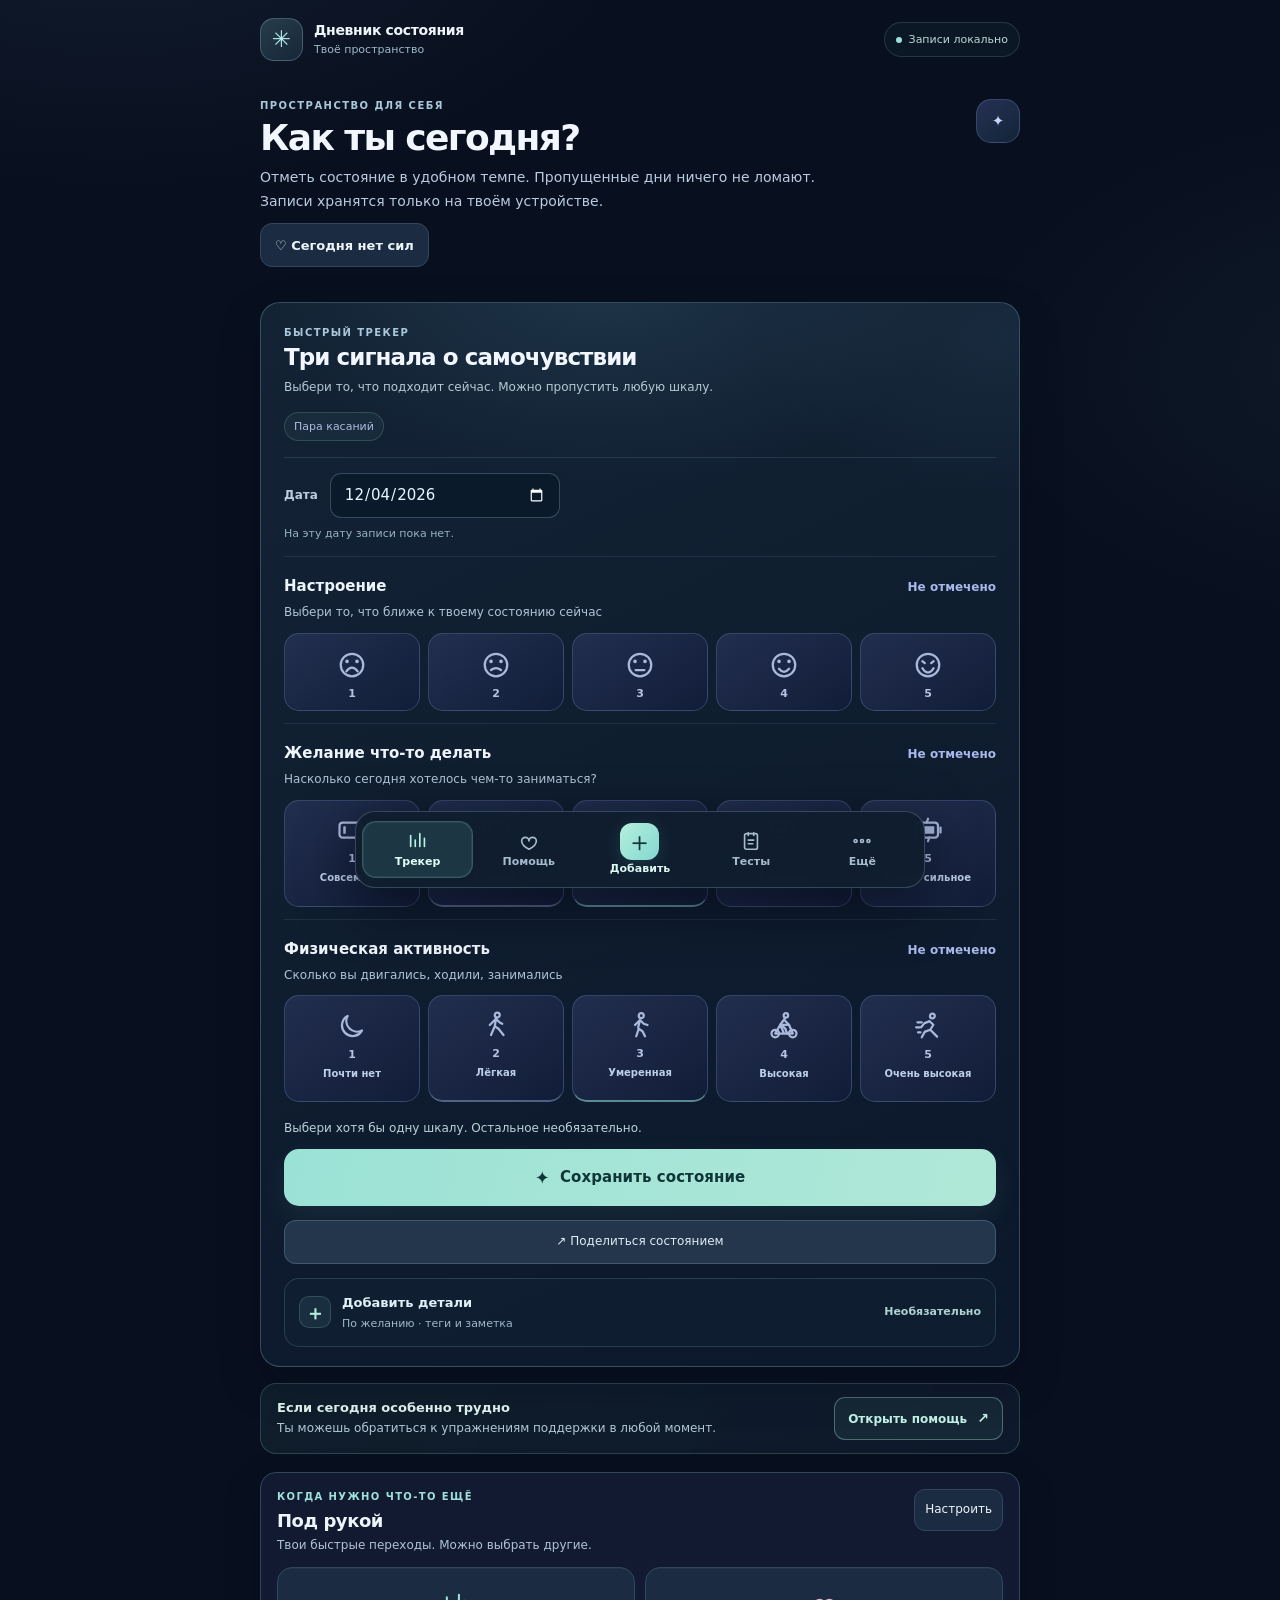
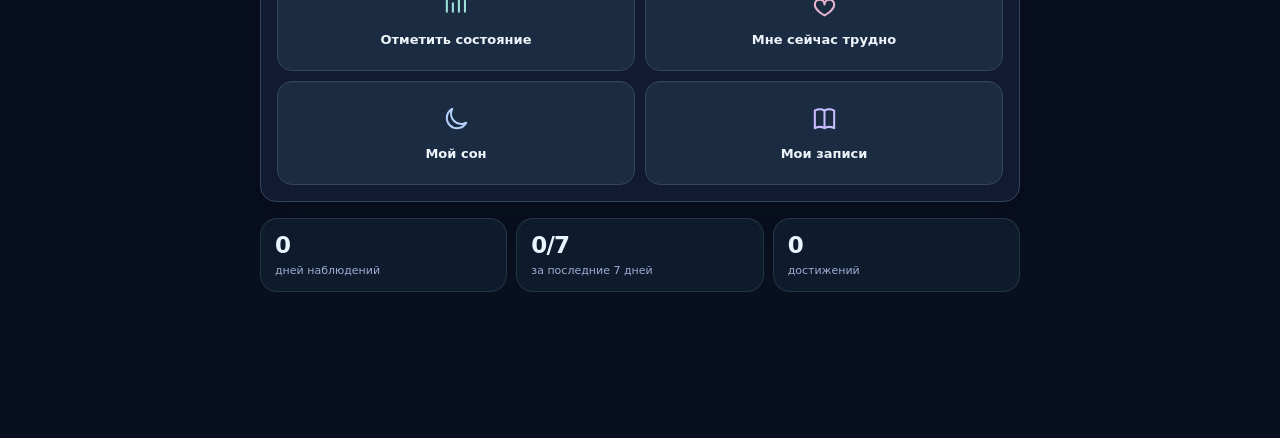
<file: index.html>
<!DOCTYPE html>
<html lang="ru">
<head>
<meta charset="utf-8">
<meta name="viewport" content="width=device-width, initial-scale=1, viewport-fit=cover">
<title>Дневник состояния — трекер и помощь</title>
<meta name="theme-color" content="#080d1c">
<meta name="description" content="Личный дневник настроения и сна, самоопросники, поддержка в трудные моменты и справочник психического здоровья. Данные хранятся на устройстве.">
<link rel="manifest" href="manifest.webmanifest">
<link rel="icon" type="image/png" sizes="32x32" href="favicon-32.png">
<link rel="icon" type="image/png" sizes="192x192" href="icon-192.png">
<link rel="shortcut icon" href="favicon-32.png" type="image/png">
<link rel="apple-touch-icon" sizes="180x180" href="apple-touch-icon.png">
<meta name="apple-mobile-web-app-capable" content="yes">
<meta name="mobile-web-app-capable" content="yes">
<meta name="apple-mobile-web-app-title" content="Дневник">
<style>
:root{--bg:#080d1c;--card:#111a31;--ink:#eef3ff;--mute:#9ba9c8;--line:#29365a;--btn:#1b2746;--on:#080d1c;
--c0:#8b9cff;--c1:#f3bd72;--c2:#68d6c1;--c3:#c69cff;--c4:#ff8b9b;--c5:#64c7f2;
box-sizing:border-box;padding-top:env(safe-area-inset-top,0px);padding-bottom:env(safe-area-inset-bottom,0px)}
@media (prefers-color-scheme:dark){:root:not([data-theme="light"]){--bg:#080d1c;--card:#111a31;--ink:#eef3ff;--mute:#9ba9c8;--line:#29365a;--btn:#1b2746;--on:#080d1c;
--c0:#8b9cff;--c1:#f3bd72;--c2:#68d6c1;--c3:#c69cff;--c4:#ff8b9b;--c5:#64c7f2}}
:root[data-theme="dark"]{--bg:#080d1c;--card:#111a31;--ink:#eef3ff;--mute:#9ba9c8;--line:#29365a;--btn:#1b2746;--on:#080d1c;
--c0:#8b9cff;--c1:#f3bd72;--c2:#68d6c1;--c3:#c69cff;--c4:#ff8b9b;--c5:#64c7f2}
html{scroll-padding-top:env(safe-area-inset-top,0px)}
*{box-sizing:border-box}
body{margin:0;background:var(--bg);color:var(--ink);font:16px/1.5 system-ui,-apple-system,"Segoe UI",Roboto,sans-serif}
main{max-width:640px;margin:0 auto;padding:20px 16px 96px}
h1{font-size:26px;margin:8px 0 4px;letter-spacing:-.01em}
h2{font-size:18px;margin:0 0 12px}
.sub{color:var(--mute);margin:0 0 20px;font-size:14px}
section{background:var(--card);border:1px solid var(--line);border-radius:14px;padding:18px;margin-bottom:16px}
.row{display:flex;gap:8px;align-items:center;flex-wrap:wrap}
input[type=date],input[type=time],input[type=text],select,textarea{font:inherit;color:var(--ink);background:var(--bg);border:1px solid var(--line);border-radius:10px;padding:8px 10px}
textarea{width:100%;min-height:64px;resize:vertical}
.scale{margin:16px 0}
.scale b{display:block;margin-bottom:2px}
.scale small{color:var(--mute);display:block;margin-bottom:8px}
.opts{display:grid;gap:6px}
.opts button{font:inherit;border:1px solid var(--line);background:var(--btn);color:var(--ink);border-radius:10px;padding:10px 0 6px;cursor:pointer;min-height:48px}
.opts button span{display:block;font-size:11px;color:var(--mute);line-height:1.2;margin-top:2px}
.opts button[aria-pressed=true]{background:var(--c);border-color:var(--c);color:var(--on)}
.opts button[aria-pressed=true] span{color:var(--on)}
.ends{display:flex;justify-content:space-between;gap:8px;font-size:12px;color:var(--mute);margin-top:4px}
.btn{font:inherit;font-weight:600;border:0;border-radius:10px;padding:11px 18px;cursor:pointer;background:var(--c0);color:var(--on)}
.btn.sec{background:var(--btn);color:var(--ink);border:1px solid var(--line)}
.btn.sm{padding:7px 12px;font-weight:500}
button:focus-visible,input:focus-visible,textarea:focus-visible,select:focus-visible,summary:focus-visible{outline:3px solid var(--c0);outline-offset:2px}
.tabs button{font:inherit;border:1px solid var(--line);background:var(--btn);color:var(--ink);border-radius:8px;padding:5px 12px;cursor:pointer}
.tabs button[aria-pressed=true]{background:var(--ink);color:var(--bg);border-color:var(--ink)}
.chart{width:100%;height:auto;display:block;margin-top:10px}
.legend{display:flex;gap:6px 14px;flex-wrap:wrap;font-size:13px;color:var(--mute);margin-top:8px}
.legend span{display:inline-flex;align-items:center;gap:6px}
.legend svg{display:block}
.hist{list-style:none;margin:0;padding:0}
.hist li{display:flex;gap:10px;justify-content:space-between;align-items:flex-start;padding:10px 0;border-top:1px solid var(--line)}
.hist li:first-child{border-top:0}
.hist .n{color:var(--mute);font-size:14px;margin-top:2px;word-break:break-word}
.hist .x{font:inherit;background:none;border:0;color:var(--mute);cursor:pointer;padding:4px 8px;font-size:18px}
.empty{color:var(--mute);margin:8px 0 0}
.msg{font-size:14px;color:var(--c2);min-height:20px;margin:10px 0 0}
.note{font-size:13px;color:var(--mute)}
.wrap{overflow-x:auto}
details summary{cursor:pointer;font-weight:600;font-size:18px}
details[open] summary{margin-bottom:12px}
.edit{border-top:1px solid var(--line);padding:14px 0;display:grid;gap:8px}
.f{display:grid;gap:3px;font-size:14px}
.f span{color:var(--mute)}
.f input,.f select{width:100%}
.two{display:grid;grid-template-columns:1fr 1fr;gap:8px}
.priv p{margin:0 0 8px;font-size:14px}
#banner{position:sticky;top:0;z-index:5;background:var(--card);border-bottom:1px solid var(--line);padding:10px 16px;display:flex;gap:12px;align-items:center;justify-content:space-between;flex-wrap:wrap}
#banner[hidden],[hidden]{display:none!important}
#banner p{margin:0;font-size:14px}
#repPrint{display:none}
#nav{position:fixed;left:0;right:0;bottom:0;z-index:6;display:flex;background:var(--card);border-top:1px solid var(--line);padding-bottom:env(safe-area-inset-bottom,0px)}
#nav button{flex:1;font:inherit;font-size:14px;background:none;border:0;border-top:3px solid transparent;margin-top:-1px;color:var(--mute);padding:13px 4px;cursor:pointer}
#nav button[aria-current=page]{color:var(--ink);font-weight:600;border-top-color:var(--c0)}
dialog{width:min(560px,92vw);max-height:90vh;overflow:auto;background:var(--card);color:var(--ink);border:1px solid var(--line);border-radius:14px;padding:18px}
dialog::backdrop{background:rgba(0,0,0,.45)}
@media print{
 dialog,#nav{display:none!important}
 body{background:#fff;color:#000}
 main,#banner{display:none!important}
 #repPrint{display:block;white-space:pre-wrap;font:14px/1.5 system-ui,sans-serif}
}
.chips{display:flex;flex-wrap:wrap;gap:8px;margin:6px 0 4px}
.chips button{font:inherit;font-size:14px;border:1px solid var(--line);background:var(--btn);color:var(--ink);border-radius:999px;padding:6px 14px;cursor:pointer}
.chips button[aria-pressed=true]{background:var(--c0);border-color:var(--c0);color:var(--on)}
.chips .add{background:none;border-style:dashed;color:var(--mute)}
.card2{background:var(--card);border:1px solid var(--line);border-left:4px solid var(--c1);border-radius:14px;padding:14px 16px;margin-bottom:16px}
.card2 p{margin:0 0 6px;font-size:15px}
.ins{padding-left:18px;margin:0}
.ins li{margin-bottom:8px}
@keyframes pl{0%{r:3.5px}50%{r:8px}100%{r:3.5px}}
.pulse{animation:pl 1.1s ease-out 1}
@media (prefers-reduced-motion:reduce){.pulse{animation:none}}
.ach{list-style:none;padding:0;margin:0 0 8px}
.ach li{padding:8px 0;border-top:1px solid var(--line)}
.ach li.lock{opacity:.6}
#toast{position:fixed;left:12px;right:12px;bottom:calc(64px + env(safe-area-inset-bottom,0px));max-width:616px;margin:0 auto;z-index:7;background:var(--ink);color:var(--bg);border-radius:12px;padding:12px 16px;font-size:14px;box-shadow:0 4px 18px rgba(0,0,0,.25);cursor:pointer}
@media print{#toast{display:none!important}}


.note-block{margin-top:14px}
.note-preview{padding:12px 14px;border:1px solid rgba(142,160,218,.18);border-radius:14px;background:rgba(19,29,55,.58)}
.note-preview-head{display:flex;align-items:center;justify-content:space-between;gap:10px;margin-bottom:7px}
.note-preview-head label{margin:0}
.note-preview p{margin:0;color:#cbd6f2;font-size:14px;white-space:pre-wrap;overflow-wrap:anywhere}
#addNote{margin-top:0}
#noteEditor textarea{margin-top:5px}

/* ---------- Космическая тема ---------- */
body{
 background:
  radial-gradient(900px 520px at 8% -12%,rgba(93,91,190,.22),transparent 65%),
  radial-gradient(760px 480px at 100% 18%,rgba(42,127,170,.13),transparent 62%),
  var(--bg);
 color:var(--ink);
}
main{max-width:780px;padding:24px 16px 112px}
h1{font-size:30px;letter-spacing:-.035em}
h2{letter-spacing:-.02em}
.sub{max-width:560px;color:#a8b5d5}
section{
 background:linear-gradient(145deg,rgba(20,30,57,.97),rgba(14,22,43,.97));
 border:1px solid rgba(142,160,218,.17);
 border-radius:20px;
 box-shadow:0 12px 34px rgba(0,0,0,.16);
}
.page-head{display:flex;align-items:flex-start;justify-content:space-between;gap:14px;margin:4px 0 18px}
.page-head h1{margin:3px 0 4px}
.eyebrow{font-size:10px;line-height:1.4;letter-spacing:.16em;font-weight:800;color:#9eaddb}
.page-mark{
 width:44px;height:44px;flex:0 0 44px;border-radius:15px;
 display:grid;place-items:center;color:#c8d2ff;
 background:linear-gradient(145deg,rgba(139,156,255,.24),rgba(100,199,242,.12));
 border:1px solid rgba(160,177,255,.22)
}
.space-hero{
 position:relative;isolation:isolate;overflow:hidden;display:grid;grid-template-columns:1.2fr .8fr;
 align-items:center;gap:10px;min-height:220px;padding:22px;margin:0 0 14px;
 border:1px solid rgba(147,163,240,.25);border-radius:24px;
 background:
  radial-gradient(360px 220px at 76% 48%,rgba(103,117,230,.23),transparent 70%),
  linear-gradient(135deg,#18244a 0%,#121b39 54%,#111a31 100%);
 box-shadow:0 18px 44px rgba(0,0,0,.2)
}
.space-hero:before,.universe-art:before{
 content:"";position:absolute;inset:0;z-index:0;pointer-events:none;opacity:.7;
 background-image:
  radial-gradient(2px 2px at 12% 22%,#fff 55%,transparent 65%),
  radial-gradient(1.5px 1.5px at 31% 74%,#dbe3ff 55%,transparent 65%),
  radial-gradient(2px 2px at 53% 18%,#fff 55%,transparent 65%),
  radial-gradient(1px 1px at 82% 25%,#fff 55%,transparent 65%),
  radial-gradient(1.5px 1.5px at 91% 72%,#dbe3ff 55%,transparent 65%),
  radial-gradient(1px 1px at 67% 84%,#fff 55%,transparent 65%)
}
.hero-copy{position:relative;z-index:1}
.space-hero>.planet-scene{z-index:1}
.hero-copy h2{font-size:23px;line-height:1.2;margin:7px 0}
.hero-copy p{color:#b6c2e2;margin:0;max-width:330px;font-size:14px}
.hero-label{display:inline-flex;align-items:center;gap:7px;color:#c8d4ff;font-size:11px;font-weight:700;letter-spacing:.08em;text-transform:uppercase}
.hero-label:before{content:"";width:7px;height:7px;border-radius:50%;background:#7edacb;box-shadow:0 0 12px #7edacb}
.planet-scene{position:relative;min-height:170px;display:grid;place-items:center}
.planet-orbit{position:absolute;z-index:1;width:188px;height:72px;border:1px solid rgba(183,197,255,.34);border-radius:50%;transform:rotate(-27deg)}
.planet-orbit.second{width:210px;height:92px;transform:rotate(34deg);border-color:rgba(126,208,240,.18)}
.planet{
 position:relative;z-index:2;width:126px;height:126px;border-radius:50%;
 background:
  radial-gradient(circle at 31% 25%,rgba(255,255,255,.75),transparent 8%),
  radial-gradient(circle at 34% 28%,#a9c7ff 0%,#7389f5 22%,#4852b0 52%,#20265e 78%,#10183b 100%);
 box-shadow:inset -18px -16px 28px rgba(3,8,34,.5),0 0 38px rgba(117,135,255,.4),0 0 90px rgba(96,113,230,.2)
}
.planet:after{content:"";position:absolute;inset:13px 21px 16px 12px;border-radius:50%;border:1px solid rgba(224,233,255,.15);transform:rotate(-28deg)}
.planet-moon{position:absolute;z-index:3;width:21px;height:21px;right:13px;top:21px;border-radius:50%;background:radial-gradient(circle at 30% 25%,#fff,#a5b9ef 45%,#57689c 100%);box-shadow:0 0 18px rgba(175,196,255,.55)}
.planet-scene:after,.universe-art:after{
 content:"";position:absolute;z-index:4;right:13%;top:17%;width:8px;height:8px;border-radius:50%;
 background:#e6edff;box-shadow:0 0 12px 4px rgba(187,211,255,.55);opacity:0;transform:scale(.5);
 transition:opacity .35s ease,transform .35s ease
}
.planet-scene[data-stage="1"] .planet,.universe-art[data-stage="1"] .planet,
.planet-scene[data-stage="2"] .planet,.universe-art[data-stage="2"] .planet,
.planet-scene[data-stage="3"] .planet,.universe-art[data-stage="3"] .planet,
.planet-scene[data-stage="4"] .planet,.universe-art[data-stage="4"] .planet,
.planet-scene[data-stage="5"] .planet,.universe-art[data-stage="5"] .planet,
.planet-scene[data-stage="6"] .planet,.universe-art[data-stage="6"] .planet{
 box-shadow:inset -18px -16px 28px rgba(3,8,34,.5),0 0 44px rgba(117,135,255,.52),0 0 100px rgba(96,113,230,.25)
}
.planet-scene[data-stage="2"] .planet-moon,.universe-art[data-stage="2"] .planet-moon,
.planet-scene[data-stage="3"] .planet-moon,.universe-art[data-stage="3"] .planet-moon,
.planet-scene[data-stage="4"] .planet-moon,.universe-art[data-stage="4"] .planet-moon,
.planet-scene[data-stage="5"] .planet-moon,.universe-art[data-stage="5"] .planet-moon,
.planet-scene[data-stage="6"] .planet-moon,.universe-art[data-stage="6"] .planet-moon{
 transform:scale(1.16);box-shadow:0 0 23px rgba(175,196,255,.72)
}
.planet-scene[data-stage="3"] .planet-orbit.second,.universe-art[data-stage="3"] .planet-orbit.second,
.planet-scene[data-stage="4"] .planet-orbit.second,.universe-art[data-stage="4"] .planet-orbit.second,
.planet-scene[data-stage="5"] .planet-orbit.second,.universe-art[data-stage="5"] .planet-orbit.second,
.planet-scene[data-stage="6"] .planet-orbit.second,.universe-art[data-stage="6"] .planet-orbit.second{
 border-color:rgba(126,208,240,.52);box-shadow:0 0 12px rgba(126,208,240,.12)
}
.planet-scene[data-stage="4"]:after,.universe-art[data-stage="4"]:after,
.planet-scene[data-stage="5"]:after,.universe-art[data-stage="5"]:after,
.planet-scene[data-stage="6"]:after,.universe-art[data-stage="6"]:after{
 opacity:1;transform:scale(1)
}
.planet-scene[data-stage="5"] .planet,.universe-art[data-stage="5"] .planet,
.planet-scene[data-stage="6"] .planet,.universe-art[data-stage="6"] .planet{
 box-shadow:inset -18px -16px 28px rgba(3,8,34,.5),0 0 52px rgba(117,135,255,.68),0 0 120px rgba(96,113,230,.36)
}
.planet-scene[data-stage="6"] .planet-orbit,.universe-art[data-stage="6"] .planet-orbit{
 border-color:rgba(183,197,255,.56);box-shadow:0 0 14px rgba(183,197,255,.12)
}
.planet-scene[data-stage="6"] .planet-moon,.universe-art[data-stage="6"] .planet-moon{
 box-shadow:0 0 28px rgba(175,196,255,.9)
}

.stats-grid{display:grid;grid-template-columns:repeat(3,minmax(0,1fr));gap:9px;margin:0 0 16px}
.stat-card{min-width:0;padding:13px 14px;border-radius:17px;border:1px solid rgba(142,160,218,.15);background:rgba(19,29,55,.82)}
.stat-value{display:block;font-size:23px;font-weight:750;letter-spacing:-.04em;color:#f1f4ff;line-height:1.15}
.stat-label{display:block;margin-top:5px;color:#9eadd0;font-size:11px;line-height:1.3}
.prompt-card{
 display:flex;align-items:center;justify-content:space-between;gap:12px;
 padding:14px 16px;margin:0 0 16px;border:1px solid rgba(142,160,218,.16);
 border-radius:18px;background:linear-gradient(120deg,rgba(34,47,83,.9),rgba(20,31,58,.85))
}
.prompt-card p{margin:4px 0 0;font-size:14px;color:#e6ebff}
.prompt-actions{display:flex;gap:6px;flex-wrap:wrap;justify-content:flex-end}
.prompt-actions button{font:inherit;font-size:12px;padding:7px 10px;border-radius:10px;border:1px solid rgba(163,179,235,.22);background:rgba(117,137,210,.12);color:#d9e1ff;cursor:pointer}
.section-head{display:flex;justify-content:space-between;align-items:flex-start;gap:10px;margin-bottom:14px}
.section-head h2{margin:3px 0 0}
.time-chip{white-space:nowrap;border:1px solid rgba(142,160,218,.18);border-radius:999px;padding:5px 9px;color:#aebbe0;font-size:11px}
.scale{margin:18px 0}
.scale b{font-size:15px}
.scale small{color:#9eadd0}
.opts button{background:#1b2746;border-color:#34436c;color:#e8edff}
.opts button span{color:#aab8da}
.opts button[aria-pressed=true]{background:linear-gradient(135deg,#778cff,#5966d2);border-color:#8fa0ff;color:#fff;box-shadow:0 5px 16px rgba(92,111,225,.2)}
.opts button[aria-pressed=true] span{color:#fff}
input[type=date],input[type=time],input[type=text],select,textarea{background:#0c1429;border-color:#34436c;color:#eef3ff}
textarea::placeholder{color:#7786aa}
.btn{background:linear-gradient(135deg,#8294ff,#6572db);color:#fff;box-shadow:0 6px 18px rgba(88,105,216,.2)}
.btn.sec{background:#1b2746;color:#dce5ff;border-color:#34436c;box-shadow:none}
.chips button{background:#1b2746;border-color:#34436c;color:#dce5ff}
.chips button[aria-pressed=true]{background:#6879df;border-color:#8d9cff;color:white}
.card2{background:rgba(27,39,70,.8);border-color:#e0a64e}
#banner{background:#111a31;border-color:#29365a;color:#eef3ff}
#nav{background:rgba(12,19,38,.96);border-color:#29365a;backdrop-filter:blur(16px)}
#nav button{color:#8f9fc4}
#nav button[aria-current=page]{color:#dce4ff;border-top-color:#8b9cff}
#toast{background:#e8edff;color:#151d3a}
.chart{filter:drop-shadow(0 2px 5px rgba(0,0,0,.12))}
.legend{color:#a8b5d5}
.hist li,.ach li{border-color:#29365a}
.note,.f span,.empty{color:#9ba9c8}
.tabs button{background:#1b2746;border-color:#34436c;color:#dce5ff}
.tabs button[aria-pressed=true]{background:#8294ff;border-color:#8294ff;color:#fff}
.universe-hero{
 position:relative;overflow:hidden;display:grid;grid-template-columns:180px 1fr;align-items:center;gap:20px;
 padding:22px;border:1px solid rgba(147,163,240,.25);border-radius:24px;
 background:radial-gradient(300px 200px at 24% 50%,rgba(103,117,230,.24),transparent 72%),linear-gradient(135deg,#18244a,#111a31)
}
.universe-art{position:relative;isolation:isolate;min-height:160px;display:grid;place-items:center}
.universe-art .planet{width:116px;height:116px}
.universe-copy h2{font-size:22px;margin:6px 0}
.universe-copy p{margin:0;color:#b6c2e2;font-size:14px}
.progress-track{height:9px;border-radius:99px;background:#253354;overflow:hidden;margin:12px 0 7px}
.progress-fill{height:100%;width:0;border-radius:99px;background:linear-gradient(90deg,#6d83f5,#73d6d1);transition:width .35s ease}
.journey-list{list-style:none;padding:0;margin:8px 0 0;display:grid;gap:8px}
.journey-list li{display:flex;align-items:flex-start;gap:10px;padding:10px 12px;border:1px solid #29365a;border-radius:13px;background:rgba(15,24,47,.58)}
.journey-dot{width:25px;height:25px;flex:0 0 25px;display:grid;place-items:center;border-radius:50%;background:#243354;color:#9fb0d8;font-size:12px}
.journey-list li.done .journey-dot{background:rgba(104,214,193,.17);color:#7de0ca}
.journey-list b{display:block;font-size:13px}
.journey-list small{display:block;color:#9ba9c8;font-size:12px;margin-top:2px}
@media(max-width:560px){
 main{padding:18px 12px 104px}
 .space-hero{grid-template-columns:1fr;min-height:200px;padding:19px}
 .hero-copy{max-width:72%}
 .planet-scene{position:absolute;right:-8px;top:14px;width:46%;min-height:160px;opacity:.92}
 .planet{width:105px;height:105px}
 .planet-orbit{width:160px;height:60px}
 .planet-orbit.second{width:176px;height:76px}
 .stats-grid{gap:7px}
 .stat-card{padding:11px 9px}
 .stat-value{font-size:20px}
 .stat-label{font-size:10px}
 .prompt-card{align-items:flex-start;flex-direction:column}
 .prompt-actions{justify-content:flex-start}
 .universe-hero{grid-template-columns:1fr;gap:4px}
 .universe-art{min-height:135px}
 .universe-copy{text-align:center}
}
@media(prefers-reduced-motion:reduce){.progress-fill{transition:none}}



.current-stage{padding:13px 16px;margin:0 0 14px;border:1px solid rgba(142,160,218,.16);border-radius:16px;background:linear-gradient(120deg,rgba(34,47,83,.78),rgba(15,24,47,.76))}
.current-stage b{display:block;margin-top:4px;font-size:16px;color:#eef3ff}
.current-stage p{margin:3px 0 0;color:#aebcdd;font-size:12px;line-height:1.45}

/* ---------- Интерактивная вселенная ---------- */
.solar-system-panel{
 position:relative;isolation:isolate;overflow:hidden;padding:0!important;
 border:1px solid rgba(135,157,230,.26)!important;border-radius:24px!important;
 background:
  linear-gradient(180deg,rgba(4,7,18,.06),rgba(4,7,18,.16) 48%,rgba(4,7,18,.68)),
  url('assets/nebula-sky.jpg') center 48% / cover no-repeat,
  #070b18!important;
 box-shadow:0 20px 56px rgba(0,0,0,.34)!important;
}
.solar-system-panel:before{
 content:"";position:absolute;inset:0;z-index:0;pointer-events:none;
 background:
  radial-gradient(ellipse at 25% 72%,var(--cosmic-a),transparent 60%),
  radial-gradient(ellipse at 78% 26%,var(--cosmic-b),transparent 58%),
  radial-gradient(ellipse at 50% 48%,transparent 24%,rgba(3,6,15,.24) 100%);
}
.solar-top{position:absolute;z-index:4;top:15px;left:18px;right:18px;display:flex;justify-content:space-between;align-items:center;gap:10px;pointer-events:none}
.solar-top .eyebrow{color:#d3dcff;text-shadow:0 1px 8px #050916}
.solar-controls{display:flex;gap:7px;pointer-events:auto}
.solar-control{
 width:38px;height:38px;border:1px solid rgba(163,180,240,.25);border-radius:12px;
 background:rgba(8,15,34,.76);color:#eef2ff;cursor:pointer;font:22px/1 system-ui;
 backdrop-filter:blur(8px);box-shadow:0 5px 16px rgba(0,0,0,.2)
}
.solar-control:hover{border-color:rgba(184,194,255,.65);background:rgba(34,45,83,.92)}
.solar-control:focus-visible,.collection-card:focus-visible{outline:2px solid #a6b0ff;outline-offset:3px}
.solar-scene-wrap{height:clamp(360px,52vw,510px);min-height:360px;position:relative;z-index:1;touch-action:none}
#systemSvg{display:block;width:100%;height:100%;touch-action:none;user-select:none}
.solar-footer{position:relative;z-index:2;display:flex;justify-content:space-between;gap:10px;padding:0 18px 14px;color:#c0cbea;font-size:11px;text-shadow:0 1px 5px #050916}
.solar-dot{display:inline-block;width:6px;height:6px;border-radius:50%;background:#80dfcf;box-shadow:0 0 9px #80dfcf;margin-right:7px}
.drag-hint{position:absolute;bottom:13px;left:50%;transform:translateX(-50%);font-size:11px;color:#d2dcf6;background:rgba(5,10,24,.62);border:1px solid rgba(140,160,220,.18);border-radius:999px;padding:7px 12px;white-space:nowrap;pointer-events:none;text-align:center}
.orbit{fill:none;stroke:url(#orbitStroke);stroke-width:1.15;opacity:.68}
.orbit.back{stroke-dasharray:2 7;opacity:.32}
.central-glow{fill:#8798ff;opacity:.15;filter:url(#blurGlow)}
.central-halo{fill:none;stroke:#9bb9ff;stroke-width:1.2;opacity:.46;filter:url(#softGlow)}
.object{cursor:grab;touch-action:none}
.object:active{cursor:grabbing}
.object .hit{fill:transparent;stroke:transparent;stroke-width:10}
.object image,.object text{pointer-events:none}
.object .select-ring{fill:none;stroke:#e2e8ff;stroke-width:1.2;stroke-dasharray:3 5;opacity:0;transition:opacity .18s}
.object.selected .select-ring{opacity:.85}
.object.is-locked{opacity:.15;filter:grayscale(1);pointer-events:none}
.object-label{font-size:12px;fill:#e2e9ff;paint-order:stroke;stroke:#071020;stroke-width:3px;stroke-linejoin:round}
.collection-grid{display:grid;grid-template-columns:repeat(2,minmax(0,1fr));gap:10px;margin-top:12px}
.collection-card{
 display:flex;align-items:center;gap:11px;min-width:0;width:100%;padding:11px;
 border:1px solid rgba(153,174,255,.15);border-radius:15px;
 background:linear-gradient(145deg,rgba(18,29,55,.88),rgba(10,18,37,.9));
 color:#eef3ff;text-align:left;font:inherit;cursor:pointer;
}
.collection-card.found:hover{border-color:rgba(153,165,255,.55);background:rgba(30,43,79,.94)}
.collection-card.locked{cursor:default;opacity:.75}
.collection-thumb{width:54px;height:54px;flex:0 0 54px;display:grid;place-items:center;position:relative;border-radius:50%;overflow:hidden;background:rgba(8,14,30,.8);box-shadow:inset 0 0 16px rgba(0,0,0,.35)}
.collection-thumb img{width:100%;height:100%;object-fit:contain}
.collection-thumb .unknown-mark{font-size:24px;color:#7f8db3}
.collection-thumb.auria-thumb{overflow:visible}
.collection-thumb.auria-thumb:before{content:"";position:absolute;width:58px;height:17px;border:3px solid rgba(210,190,155,.8);border-radius:50%;transform:rotate(-22deg);box-shadow:0 0 8px rgba(220,180,130,.2)}
.collection-thumb.auria-thumb:after{content:"";width:31px;height:31px;border-radius:50%;background:radial-gradient(circle at 30% 25%,#f8e7c8,#b18c74 42%,#4b3d52 82%);box-shadow:inset -7px -5px 9px rgba(0,0,0,.5);z-index:1}
.collection-info{display:block;min-width:0;flex:1}
.collection-name{display:block;font-size:13px;line-height:1.3;overflow-wrap:anywhere}
.collection-type{display:block;margin-top:3px;color:#aab8dc;font-size:11px}
.collection-status{display:block;margin-top:5px;color:#8ed9ce;font-size:10px;line-height:1.3}
.collection-card.locked .collection-status{color:#a0abc9}
.collection-arrow{color:#9da9ff;font-size:18px}
.collection-empty{padding:14px;border:1px dashed rgba(153,174,255,.18);border-radius:14px;color:#9eadd0;font-size:13px}
.object-modal-backdrop{position:fixed;inset:0;z-index:20;background:rgba(2,5,14,.72);backdrop-filter:blur(8px);display:grid;place-items:center;padding:18px}
.object-modal{width:min(440px,100%);border:1px solid rgba(155,172,245,.26);border-radius:22px;background:linear-gradient(145deg,#172341,#0c1428);box-shadow:0 25px 80px rgba(0,0,0,.55);padding:22px}
.object-modal[hidden],.object-modal-backdrop[hidden]{display:none}
.object-modal-head{display:flex;justify-content:space-between;align-items:center;gap:12px}
.object-modal-head span{font-size:11px;color:#aab9dc;text-transform:uppercase;letter-spacing:.1em}
.object-modal-close{border:1px solid rgba(153,174,255,.2);background:#182443;color:#e9edff;border-radius:10px;width:34px;height:34px;cursor:pointer;font-size:20px}
.object-modal h3{font-size:25px;margin:12px 0 5px}
.object-modal p{color:#b1bfdf;line-height:1.55;font-size:14px}
.object-modal-meta{display:flex;gap:8px;flex-wrap:wrap;margin-top:15px}
.object-pill{padding:6px 10px;border-radius:999px;background:rgba(132,147,255,.12);border:1px solid rgba(132,147,255,.2);color:#cbd4ff;font-size:11px}
@media(min-width:700px){.collection-grid{grid-template-columns:repeat(4,minmax(0,1fr))}}
@media(max-width:560px){
 .solar-scene-wrap{height:360px;min-height:360px}
 .solar-top{top:11px;left:12px;right:12px}
 .solar-top .eyebrow{font-size:9px}
 .solar-control{width:34px;height:34px;border-radius:10px}
 .solar-footer{padding:0 12px 12px;font-size:10px}
 .drag-hint{font-size:9px;max-width:88%;white-space:normal;line-height:1.35}
 .collection-grid{gap:8px}
 .collection-card{padding:8px;gap:8px}
 .collection-thumb{width:43px;height:43px;flex-basis:43px}
 .collection-thumb.auria-thumb:before{width:48px;height:14px}
 .collection-thumb.auria-thumb:after{width:25px;height:25px}
 .collection-name{font-size:12px}
}
@media(prefers-reduced-motion:reduce){.object .select-ring{transition:none}}


/* ---------- Главная: сначала состояние, космос вторичен ---------- */
.checkin-primary{padding:22px!important;margin-top:4px}
.checkin-primary .section-head{margin-bottom:16px}
.checkin-primary .section-head h2{font-size:21px}
.space-hero-secondary{min-height:138px!important;grid-template-columns:1fr 170px!important;gap:8px!important;padding:15px 19px!important;margin:18px 0 14px!important;background:radial-gradient(260px 150px at 78% 52%,rgba(103,117,230,.14),transparent 72%),linear-gradient(135deg,rgba(20,31,59,.76),rgba(12,19,38,.86))!important;box-shadow:0 10px 28px rgba(0,0,0,.12)!important;border-color:rgba(147,163,240,.15)!important}
.space-hero-secondary .hero-label{font-size:9px;color:#aebde0}
.space-hero-secondary .hero-label:before{background:#8f9cff;box-shadow:0 0 9px #8f9cff}
.space-hero-secondary .hero-copy h2{font-size:18px;margin:4px 0}
.space-hero-secondary .hero-copy p{font-size:11px;line-height:1.5;color:#9eaccb;max-width:420px}
.space-hero-secondary .planet-scene{min-height:105px;opacity:.76}
.space-hero-secondary .planet{width:78px;height:78px;box-shadow:inset -13px -12px 22px rgba(3,8,34,.55),0 0 24px rgba(117,135,255,.25),0 0 58px rgba(96,113,230,.12)}
.space-hero-secondary .planet-orbit{width:130px;height:48px}
.space-hero-secondary .planet-orbit.second{width:146px;height:60px}
.space-hero-secondary .planet-moon{width:14px;height:14px;right:27px;top:16px}
.scale.mood-scale{margin:20px 0 24px}
.scale.mood-scale>b{font-size:16px}
.scale.mood-scale .opts{grid-template-columns:repeat(5,minmax(0,1fr))!important;gap:8px!important}
.scale.mood-scale .opts button{min-width:0;min-height:116px;padding:8px 3px;display:flex;flex-direction:column;align-items:center;justify-content:center;gap:7px;border-radius:15px;background:rgba(5,12,26,.34);border:1px solid rgba(165,184,233,.15);color:#c5d0e8;font-size:11px;line-height:1.2;transition:transform .2s,border-color .2s,background .2s,box-shadow .2s}
.scale.mood-scale .opts button:hover{transform:translateY(-2px);background:rgba(53,67,106,.3);border-color:rgba(179,190,255,.4)}
.scale.mood-scale .opts button span.mood-label{font-size:10px;color:inherit;line-height:1.25;margin:0;white-space:normal}
.scale.mood-scale .opts button[aria-pressed=true]{background:linear-gradient(180deg,rgba(111,106,194,.2),rgba(41,57,97,.36));border-color:rgba(188,190,255,.78);color:#fff;box-shadow:inset 0 0 0 1px rgba(190,187,255,.08),0 0 22px rgba(131,132,235,.1)}
.mood-art{position:relative;display:block;width:74px;height:61px;flex:0 0 61px;isolation:isolate}
.mood-art:before,.mood-art:after,.mood-art i,.mood-art b,.mood-art em{content:"";position:absolute;display:block;pointer-events:none}
.mood-art:before{inset:5px 8px;border-radius:50%;filter:blur(9px);opacity:.65}
.mood-art i,.mood-art b{border-radius:50%}
.mood-art em{width:3px;height:3px;border-radius:50%;background:#e8f1ff;box-shadow:19px 7px 0 rgba(226,237,255,.8),-17px 18px 0 rgba(226,237,255,.55),25px 28px 0 rgba(226,237,255,.45)}
/* Очень тяжело: неровный раскалённый метеорит с огненным хвостом */
.scale.mood-scale .opts button:nth-child(1) .mood-art:before{
 inset:0 0 0 5px;opacity:1;
 background:radial-gradient(ellipse at 70% 54%,rgba(251,98,46,.83) 0%,rgba(207,37,40,.42) 42%,transparent 75%);
 filter:blur(10px)
}
.scale.mood-scale .opts button:nth-child(1) .mood-art b{
 width:62px;height:35px;left:0;top:9px;border-radius:12% 60% 45% 18%;z-index:1;
 background:linear-gradient(97deg,transparent 0%,rgba(196,30,27,.5) 22%,#e14420 44%,#ff8d32 70%,#ffd58c 97%);
 clip-path:polygon(0 5%,44% 31%,100% 36%,100% 69%,57% 83%,8% 100%,31% 65%);
 transform:rotate(12deg);filter:blur(1.5px) drop-shadow(0 0 6px rgba(240,73,36,.7))
}
.scale.mood-scale .opts button:nth-child(1) .mood-art i{
 width:35px;height:35px;left:35px;top:19px;border-radius:25%;z-index:3;
 background:
  radial-gradient(circle at 36% 27%,#fff3c6 0%,#ffbc72 9%,transparent 23%),
  radial-gradient(circle at 66% 68%,rgba(71,10,19,.65) 0%,transparent 22%),
  radial-gradient(circle at 34% 40%,#fb6c2f 0%,#d33429 38%,#881e22 72%,#47131c 100%);
 clip-path:polygon(34% 0%,68% 7%,92% 25%,100% 61%,78% 95%,43% 100%,11% 77%,0 36%);
 transform:rotate(-19deg);
 filter:drop-shadow(0 0 3px rgba(255,116,53,.98)) drop-shadow(0 0 9px rgba(229,40,32,.62))
}
.scale.mood-scale .opts button:nth-child(1) .mood-art:after{
 left:6px;top:6px;width:47px;height:42px;z-index:2;
 border-radius:55% 0 65% 20%;background:linear-gradient(100deg,transparent 12%,rgba(239,49,30,.85) 49%,rgba(255,166,69,.62) 76%,transparent 100%);
 clip-path:polygon(0 2%,55% 41%,100% 55%,56% 67%,0 95%,33% 54%);
 transform:rotate(8deg);filter:blur(3px)
}
.scale.mood-scale .opts button:nth-child(1) .mood-art em{
 left:9px;top:19px;width:3px;height:3px;z-index:4;border-radius:50%;
 background:#ffe0a0;box-shadow:9px -10px 0 #ff963e,21px 20px 0 #ffb85a,
  -3px 19px 0 rgba(246,75,34,.95),30px -6px 0 #ffb86e,42px 27px 0 rgba(255,159,69,.7)
}
/* Тяжело: более мягкая рыжая комета с золотистым ядром и пылевым шлейфом */
.scale.mood-scale .opts button:nth-child(2) .mood-art:before{
 inset:3px 1px 2px 3px;opacity:.95;
 background:radial-gradient(ellipse at 68% 57%,rgba(255,178,77,.68) 0%,rgba(219,110,35,.32) 44%,transparent 77%);
 filter:blur(10px)
}
.scale.mood-scale .opts button:nth-child(2) .mood-art b{
 width:65px;height:31px;left:1px;top:12px;z-index:1;border-radius:65% 20% 45% 60%;
 background:linear-gradient(100deg,transparent 0%,rgba(197,95,33,.36) 20%,rgba(236,135,48,.68) 48%,#ffc36c 84%,#ffe4a2 100%);
 clip-path:polygon(0 21%,18% 37%,61% 26%,100% 32%,100% 65%,62% 73%,9% 86%,26% 59%);
 transform:rotate(11deg);filter:blur(2px) drop-shadow(0 0 8px rgba(232,140,47,.4))
}
.scale.mood-scale .opts button:nth-child(2) .mood-art i{
 width:30px;height:30px;left:39px;top:21px;z-index:3;border-radius:50%;
 background:radial-gradient(circle at 30% 26%,#fff5d8 0%,#ffdf9c 16%,#efac50 42%,#c7772a 70%,#763b24 100%);
 box-shadow:inset -6px -6px 8px rgba(95,42,21,.3),0 0 9px rgba(255,180,83,.75);
 filter:drop-shadow(0 0 6px rgba(255,169,77,.42))
}
.scale.mood-scale .opts button:nth-child(2) .mood-art:after{
 left:2px;top:10px;width:54px;height:36px;z-index:2;border-radius:50%;
 background:linear-gradient(100deg,transparent 11%,rgba(242,166,86,.23) 55%,rgba(255,218,153,.58) 93%);
 clip-path:polygon(0 0,68% 37%,100% 46%,100% 57%,51% 51%,6% 33%);
 filter:blur(1.3px);transform:rotate(8deg)
}
.scale.mood-scale .opts button:nth-child(2) .mood-art em{
 left:8px;top:28px;width:2px;height:2px;z-index:4;border-radius:50%;
 background:#ffe0a0;box-shadow:12px -9px 0 rgba(255,193,106,.82),
  17px 14px 0 rgba(255,193,106,.57),29px -17px 0 rgba(255,223,158,.9),
  30px 14px 0 rgba(255,174,89,.74)
}
.scale.mood-scale .opts button:nth-child(3) .mood-art:before{background:radial-gradient(circle,rgba(89,157,211,.52),transparent 69%)}
.scale.mood-scale .opts button:nth-child(3) .mood-art i{width:34px;height:34px;left:22px;top:15px;background:radial-gradient(circle at 30% 25%,#d9efff,#78afd2 38%,#315f91 76%,#152d56);box-shadow:inset -8px -5px 10px rgba(4,17,42,.65),0 0 13px rgba(111,182,237,.3);z-index:2}
.scale.mood-scale .opts button:nth-child(3) .mood-art b{width:64px;height:22px;left:7px;top:22px;border:2px solid rgba(174,220,255,.78);border-left-color:rgba(174,220,255,.18);border-right-color:rgba(174,220,255,.28);transform:rotate(-19deg);z-index:3;box-shadow:0 0 8px rgba(113,183,233,.2)}
.scale.mood-scale .opts button:nth-child(3) .mood-art em{left:11px;top:8px}
.scale.mood-scale .opts button:nth-child(4) .mood-art:before{background:radial-gradient(ellipse,rgba(65,194,177,.5),transparent 70%)}
.scale.mood-scale .opts button:nth-child(4) .mood-art i{width:18px;height:43px;left:15px;top:10px;border-radius:70% 30% 55% 45%;background:linear-gradient(180deg,transparent,#83f1d7 30%,rgba(58,187,175,.2) 85%,transparent);filter:blur(3px);transform:rotate(19deg)}
.scale.mood-scale .opts button:nth-child(4) .mood-art b{width:22px;height:48px;left:35px;top:5px;border-radius:70% 30% 55% 45%;background:linear-gradient(180deg,transparent,#a0f3d9 25%,rgba(62,185,196,.12) 83%,transparent);filter:blur(3px);transform:rotate(-17deg)}
.scale.mood-scale .opts button:nth-child(4) .mood-art:after{width:38px;height:30px;left:22px;top:15px;border-radius:50%;border-top:2px solid rgba(164,255,224,.55);filter:blur(1px);transform:rotate(-12deg)}
.scale.mood-scale .opts button:nth-child(4) .mood-art em{left:12px;top:9px}
.scale.mood-scale .opts button:nth-child(5) .mood-art:before{background:radial-gradient(circle,rgba(244,193,119,.58),transparent 70%)}
.scale.mood-scale .opts button:nth-child(5) .mood-art i{width:26px;height:26px;left:26px;top:16px;background:radial-gradient(circle,#fff9df 0%,#ffe3a1 28%,#e8aa65 55%,rgba(214,133,82,.1) 76%);clip-path:polygon(50% 0%,61% 35%,98% 50%,61% 62%,50% 100%,39% 62%,2% 50%,39% 35%);filter:drop-shadow(0 0 7px rgba(255,207,132,.8));border-radius:0}
.scale.mood-scale .opts button:nth-child(5) .mood-art b{width:48px;height:48px;left:15px;top:5px;border:1px solid rgba(255,215,153,.35);border-radius:50%;box-shadow:0 0 14px rgba(242,188,117,.22)}
.scale.mood-scale .opts button:nth-child(5) .mood-art em{left:9px;top:13px;background:#fff0c7;box-shadow:54px 4px 0 #fff0c7,12px 37px 0 rgba(255,225,178,.8),44px 34px 0 rgba(255,225,178,.65)}
.scale.mood-scale .opts button:nth-child(1)[aria-pressed=true]{border-color:rgba(235,123,139,.72);box-shadow:0 0 22px rgba(194,66,98,.13)}
.scale.mood-scale .opts button:nth-child(2)[aria-pressed=true]{border-color:rgba(242,168,94,.78);box-shadow:0 0 22px rgba(224,132,52,.16)}
.scale.mood-scale .opts button:nth-child(3)[aria-pressed=true]{border-color:rgba(133,196,239,.72);box-shadow:0 0 22px rgba(84,158,214,.13)}
.scale.mood-scale .opts button:nth-child(4)[aria-pressed=true]{border-color:rgba(116,223,196,.72);box-shadow:0 0 22px rgba(67,189,163,.13)}
.scale.mood-scale .opts button:nth-child(5)[aria-pressed=true]{border-color:rgba(245,206,139,.75);box-shadow:0 0 22px rgba(223,164,89,.13)}
@keyframes mood-drift{0%,100%{transform:translateY(0)}50%{transform:translateY(-3px)}}
.scale.mood-scale .opts button[aria-pressed=true] .mood-art{animation:mood-drift 4s ease-in-out infinite}
@media(max-width:560px){
 .checkin-primary{padding:17px 13px!important}
 .scale.mood-scale .opts{gap:5px!important}
 .scale.mood-scale .opts button{min-height:106px;padding:6px 1px;gap:5px}
 .mood-art{width:58px;height:54px;flex:0 0 54px;transform:scale(.78);margin:-5px -8px}
 .scale.mood-scale .opts button span.mood-label{font-size:9px}
 .space-hero-secondary{grid-template-columns:1fr!important;min-height:118px!important;padding:14px!important}
 .space-hero-secondary .hero-copy{max-width:74%}
 .space-hero-secondary .planet-scene{position:absolute;right:-10px;top:0;width:43%;min-height:118px;opacity:.65}
 .space-hero-secondary .planet{width:68px;height:68px}
 .space-hero-secondary .planet-orbit{width:112px;height:42px}
 .space-hero-secondary .planet-orbit.second{width:126px;height:53px}
}
@media(max-width:370px){
 .scale.mood-scale .opts button{min-height:98px}
 .mood-art{width:54px;height:50px;flex-basis:50px;transform:scale(.72);margin:-7px -10px}
 .scale.mood-scale .opts button span.mood-label{font-size:8px}
}
@media(prefers-reduced-motion:reduce){.scale.mood-scale .opts button[aria-pressed=true] .mood-art{animation:none}}


/* ---------- Атмосфера по настроению и открытия за достижения ---------- */
.space-hero-secondary,.solar-system-panel{--cosmic-a:rgba(104,126,226,.28);--cosmic-b:rgba(91,104,190,.2)}
.space-hero-secondary:after{
 content:"";position:absolute;inset:-12%;z-index:0;pointer-events:none;opacity:.82;
 background:radial-gradient(ellipse at 76% 50%,var(--cosmic-a),transparent 60%),radial-gradient(ellipse at 28% 28%,var(--cosmic-b),transparent 58%);
}
.solar-system-panel[data-mood="1"],.space-hero-secondary[data-mood="1"]{--cosmic-a:rgba(229,55,78,.42);--cosmic-b:rgba(150,38,91,.3)}
.solar-system-panel[data-mood="2"],.space-hero-secondary[data-mood="2"]{--cosmic-a:rgba(229,129,52,.38);--cosmic-b:rgba(162,75,42,.24)}
.solar-system-panel[data-mood="3"],.space-hero-secondary[data-mood="3"]{--cosmic-a:rgba(82,145,204,.34);--cosmic-b:rgba(71,102,173,.25)}
.solar-system-panel[data-mood="4"],.space-hero-secondary[data-mood="4"]{--cosmic-a:rgba(54,198,174,.4);--cosmic-b:rgba(65,145,194,.28)}
.solar-system-panel[data-mood="5"],.space-hero-secondary[data-mood="5"]{--cosmic-a:rgba(239,190,111,.42);--cosmic-b:rgba(142,159,219,.28)}
.space-hero-secondary[data-mood="1"] .planet{box-shadow:inset -13px -12px 22px rgba(3,8,34,.55),0 0 28px rgba(225,75,91,.38),0 0 64px rgba(190,48,88,.22)}
.space-hero-secondary[data-mood="2"] .planet{box-shadow:inset -13px -12px 22px rgba(3,8,34,.55),0 0 28px rgba(236,154,78,.42),0 0 64px rgba(193,106,42,.22)}
.space-hero-secondary[data-mood="3"] .planet{box-shadow:inset -13px -12px 22px rgba(3,8,34,.55),0 0 28px rgba(105,166,220,.4),0 0 64px rgba(75,123,190,.22)}
.space-hero-secondary[data-mood="4"] .planet{box-shadow:inset -13px -12px 22px rgba(3,8,34,.55),0 0 28px rgba(91,222,194,.4),0 0 64px rgba(53,168,158,.22)}
.space-hero-secondary[data-mood="5"] .planet{box-shadow:inset -13px -12px 22px rgba(3,8,34,.55),0 0 28px rgba(255,211,139,.48),0 0 64px rgba(220,165,93,.26)}
.cosmic-effects{position:absolute;inset:0;z-index:1;overflow:hidden;pointer-events:none}
.cosmic-effects i{position:absolute;display:block;opacity:0;pointer-events:none;transition:opacity .8s ease}
.cosmic-comet{left:-28%;top:22%;width:230px;height:2px;transform:rotate(19deg);background:linear-gradient(90deg,transparent,rgba(221,237,255,.95),transparent);filter:drop-shadow(0 0 5px rgba(176,210,255,.9))}
.solar-system-panel[data-achievements~="insight"] .cosmic-comet{opacity:.85;animation:cosmic-comet-pass 18s ease-in-out infinite}
@keyframes cosmic-comet-pass{0%{transform:translate(-8vw,0) rotate(19deg);opacity:0}12%{opacity:.85}62%{transform:translate(85vw,100px) rotate(19deg);opacity:.7}82%,100%{opacity:0}}
.cosmic-cluster{right:7%;top:13%;width:150px;height:110px;background:radial-gradient(2px 2px at 16% 35%,#fff 60%,transparent 75%),radial-gradient(2px 2px at 38% 18%,#dce9ff 60%,transparent 75%),radial-gradient(3px 3px at 57% 54%,#fff 60%,transparent 75%),radial-gradient(2px 2px at 82% 28%,#cbdcff 60%,transparent 75%),radial-gradient(2px 2px at 72% 82%,#fff 60%,transparent 75%);filter:drop-shadow(0 0 9px rgba(181,204,255,.55))}
.solar-system-panel[data-achievements~="report"] .cosmic-cluster{opacity:.9;animation:cosmic-twinkle 5s ease-in-out infinite}
@keyframes cosmic-twinkle{0%,100%{opacity:.45}50%{opacity:1}}
.cosmic-satellite{left:13%;bottom:18%;width:14px;height:14px;border-radius:50%;background:radial-gradient(circle at 30% 25%,#fff,#9db9e8 38%,#344b7e 78%);box-shadow:0 0 16px rgba(166,201,255,.75)}
.cosmic-satellite:after{content:"";position:absolute;inset:-6px -11px;border:1px solid rgba(190,213,255,.72);border-radius:50%;transform:rotate(-24deg)}
.solar-system-panel[data-achievements~="backup"] .cosmic-satellite{opacity:.95;animation:cosmic-satellite-drift 10s ease-in-out infinite}
@keyframes cosmic-satellite-drift{0%,100%{transform:translate(0,0)}50%{transform:translate(12px,-8px)}}
.cosmic-aurora{left:-10%;right:-10%;bottom:4%;height:34%;background:linear-gradient(110deg,transparent 8%,rgba(73,211,194,.12) 35%,rgba(126,130,255,.17) 63%,transparent 92%);filter:blur(22px);transform:rotate(-8deg)}
.solar-system-panel[data-achievements~="month"] .cosmic-aurora{opacity:.9;animation:cosmic-aurora-wave 12s ease-in-out infinite}
@keyframes cosmic-aurora-wave{0%,100%{transform:translateX(-3%) rotate(-8deg);opacity:.45}50%{transform:translateX(3%) rotate(-4deg);opacity:.95}}
.cosmic-supernova{left:50%;top:48%;width:260px;height:260px;transform:translate(-50%,-50%);border-radius:50%;background:radial-gradient(circle,rgba(255,237,190,.22),rgba(150,164,255,.09) 34%,transparent 72%);filter:blur(2px)}
.solar-system-panel[data-stage="6"] .cosmic-supernova{opacity:.95;animation:cosmic-supernova-pulse 8s ease-in-out infinite}
@keyframes cosmic-supernova-pulse{0%,100%{transform:translate(-50%,-50%) scale(.9);opacity:.35}50%{transform:translate(-50%,-50%) scale(1.12);opacity:.95}}
@media(prefers-reduced-motion:reduce){.cosmic-effects i{animation:none!important;transition:none!important}}



/* Mood Cosmos v2: individual cinematic atmospheres, separate from permanent discoveries */
.mood-sky-stage{position:absolute;inset:0;z-index:0;overflow:hidden;pointer-events:none;background:#080f22}
.mood-sky{display:block;position:absolute;inset:0;width:100%;height:100%;opacity:0;pointer-events:none;
 transform:scale(1.065);transform-origin:center;transition:opacity 1.3s ease;
 animation:mood-sky-drift 34s ease-in-out infinite alternate}
.mood-sky.is-active{opacity:1}
@keyframes mood-sky-drift{from{transform:scale(1.065) translate(-.8%,.4%)}to{transform:scale(1.085) translate(.8%,-.5%)}}
.solar-system-panel .cosmic-effects{z-index:2}
.solar-system-panel .cosmic-effects .mood-meteor{opacity:0;position:absolute;width:155px;height:2px;left:-50%;top:21%;border-radius:999px;
 background:linear-gradient(90deg,transparent,rgba(207,254,247,.85),#fff);
 filter:drop-shadow(0 0 5px rgba(174,246,239,.85));transform:rotate(-20deg);
 animation:none;pointer-events:none}
.solar-system-panel[data-mood="4"] .cosmic-effects .mood-meteor{animation:mood-meteor-pass 15s linear infinite}
.solar-system-panel[data-mood="5"] .cosmic-effects .mood-meteor{background:linear-gradient(90deg,transparent,rgba(255,218,137,.9),#fff);animation:mood-meteor-pass 11s linear infinite}
.solar-system-panel[data-mood="5"] .cosmic-effects .mood-meteor.second{animation-delay:-6s;top:37%;opacity:0}
@keyframes mood-meteor-pass{0%,27%{left:-50%;opacity:0}30%{opacity:.95}42%{left:125%;opacity:1}48%,100%{left:125%;opacity:0}}
.solar-system-panel .central-glow{transition:fill 1.2s,opacity 1.2s}
.solar-system-panel .central-halo{transition:stroke 1.2s,opacity 1.2s}
.solar-system-panel #world>image{transition:filter 1.1s}
.solar-system-panel[data-mood="1"] .central-glow{fill:#ff617d;opacity:.29}
.solar-system-panel[data-mood="1"] .central-halo{stroke:#ffb2b9;opacity:.66}
.solar-system-panel[data-mood="1"] #world>image{filter:hue-rotate(125deg) saturate(1.18) drop-shadow(0 0 23px rgba(255,89,123,.65))!important}
.solar-system-panel[data-mood="2"] .central-glow{fill:#edb06e;opacity:.25}
.solar-system-panel[data-mood="2"] .central-halo{stroke:#f7c387;opacity:.63}
.solar-system-panel[data-mood="2"] #world>image{filter:sepia(.22) hue-rotate(-13deg) saturate(1.18) drop-shadow(0 0 23px rgba(235,147,72,.48))!important}
.solar-system-panel[data-mood="3"] .central-glow{fill:#74a6f3;opacity:.17}
.solar-system-panel[data-mood="3"] .central-halo{stroke:#afd6ff;opacity:.46}
.solar-system-panel[data-mood="3"] #world>image{filter:drop-shadow(0 0 23px rgba(112,153,241,.35))!important}
.solar-system-panel[data-mood="4"] .central-glow{fill:#53efd0;opacity:.31}
.solar-system-panel[data-mood="4"] .central-halo{stroke:#9cf8e4;opacity:.71}
.solar-system-panel[data-mood="4"] #world>image{filter:hue-rotate(-42deg) saturate(1.2) drop-shadow(0 0 27px rgba(92,239,218,.65))!important}
.solar-system-panel[data-mood="5"] .central-glow{fill:#ffe0a4;opacity:.35}
.solar-system-panel[data-mood="5"] .central-halo{stroke:#ffebc0;opacity:.8}
.solar-system-panel[data-mood="5"] #world>image{filter:hue-rotate(168deg) saturate(1.06) drop-shadow(0 0 30px rgba(255,208,127,.73))!important}
.solar-system-panel .solar-footer{background:linear-gradient(180deg,transparent,rgba(4,7,18,.4));padding-top:10px}
@media(prefers-reduced-motion:reduce){
 .mood-sky,.solar-system-panel .cosmic-effects .mood-meteor{animation:none!important;transition:none!important}
 .solar-system-panel #world>image,.solar-system-panel .central-glow,.solar-system-panel .central-halo{transition:none!important}
}


/* Самоопросники — отдельный бережный экран */
.screening-switch{display:grid;grid-template-columns:1fr 1fr;gap:9px;margin:12px 0}
.screening-switch button{font:inherit;text-align:left;font-size:13px;line-height:1.5;border:1px solid rgba(154,178,255,.2);border-radius:14px;background:rgba(18,30,58,.84);padding:13px;color:#dce6ff;cursor:pointer}
.screening-switch button[aria-pressed="true"]{border-color:#9aabff;background:rgba(89,106,177,.24);box-shadow:inset 0 0 0 1px rgba(167,186,255,.15)}
.screening-switch button b{display:block;font-size:14px}
.screening-switch button small{display:block;font-size:11px;color:#adbcdb}
.screening-question{margin:0 0 17px;border:1px solid rgba(152,173,220,.17);border-radius:16px;padding:13px 11px 12px;min-width:0}
.screening-legend{padding:0 3px;font-size:14px;font-weight:650;line-height:1.5;color:#e8eefe}
.screening-choices{display:grid;grid-template-columns:repeat(4,minmax(0,1fr));gap:6px;margin-top:10px}
#tab-tests .screening-question:has(input[value="4"]){--choice-cols:5}
#tab-tests .screening-question:has(input[value="4"]) .screening-choices{grid-template-columns:repeat(5,minmax(0,1fr))}
.screening-choice{position:relative;display:flex;justify-content:center;align-items:center;min-width:0;cursor:pointer}
.screening-choice input{position:absolute;opacity:0;width:1px;height:1px}
.screening-choice span{display:flex;align-items:center;justify-content:center;text-align:center;width:100%;min-height:68px;padding:7px 5px;font-size:10px;line-height:1.3;border-radius:11px;border:1px solid rgba(165,182,224,.22);background:rgba(11,21,43,.8);color:#becbea}
.screening-choice:hover span{border-color:#a8b7e9}
.screening-choice input:checked+span{color:#fff;border-color:#a8b9ff;background:rgba(93,107,184,.38);box-shadow:inset 0 0 0 1px rgba(171,187,255,.22)}
.screening-choice input:focus-visible+span{outline:2px solid #a8b9ff;outline-offset:2px}
.screening-result{border-color:rgba(143,174,235,.32)}
.screening-total{font-size:27px;font-weight:750;color:#eaf1ff;margin:5px 0 12px}
.screening-safety{padding:14px 15px;border-radius:14px;border:1px solid rgba(240,177,143,.48);background:rgba(72,45,48,.32);font-size:13px;line-height:1.65;margin:12px 0}
.screening-history-row{display:flex;justify-content:space-between;align-items:center;gap:8px;padding:11px 0;border-top:1px solid rgba(142,160,218,.19)}
.screening-history-row b{display:block;font-size:13px}
.screening-history-row small{display:block;font-size:11px;color:#a3b4dc;margin-top:4px}
.screening-history-actions{display:flex;gap:5px;flex-wrap:wrap;flex:0 0 auto}
.screening-history-actions button{padding:6px 9px!important;font-size:11px!important}
#tab-tests p.note{line-height:1.65}
#nav button{font-size:12px}
@media(max-width:540px){
 .screening-switch{grid-template-columns:1fr 1fr;gap:7px}
 .screening-switch button{padding:10px;font-size:11px}
 .screening-switch button b{font-size:12px}
 .screening-choice span{font-size:9px;min-height:72px;padding:6px 2px}
 .screening-choices{gap:4px}
 .screening-question{padding:12px 7px}
 #tab-tests .screening-question:has(input[value="4"]) .screening-choices{grid-template-columns:repeat(5,minmax(0,1fr))}
 #nav button{font-size:11px;padding:13px 1px}
}


/* Справочник психического здоровья */
.guide-entry{display:flex;justify-content:space-between;align-items:center;gap:13px;background:linear-gradient(124deg,rgba(35,53,86,.85),rgba(16,27,51,.92));border-color:rgba(146,183,242,.27)}
.guide-entry h2{margin:5px 0 8px}
.guide-entry p{max-width:510px;font-size:13px;color:#b7c7e4;line-height:1.6}
.guide-entry .btn{flex:0 0 auto}
.guide-banner{border:1px solid rgba(125,165,233,.24);border-radius:17px;padding:17px;background:radial-gradient(ellipse at 8% 0,rgba(79,124,180,.14),transparent 72%),rgba(16,29,52,.66)}
.guide-banner p{line-height:1.65;font-size:13px;color:#b7c5e2;margin:9px 0}
.guide-back{margin-bottom:15px}
.guide-switch{display:grid;grid-template-columns:repeat(3,minmax(0,1fr));gap:7px;margin:14px 0}
.guide-switch button{font:inherit;color:#c3d1ee;cursor:pointer;text-align:center;border-radius:12px;padding:11px 8px;background:rgba(24,39,67,.86);border:1px solid rgba(152,179,228,.19);font-size:12px;line-height:1.3}
.guide-switch button[aria-pressed="true"]{color:#fff;background:rgba(88,118,184,.26);border-color:rgba(159,191,246,.76);box-shadow:inset 0 0 0 1px rgba(167,194,245,.1)}
.guide-search-row{display:flex;align-items:center;justify-content:space-between;gap:12px;margin:12px 0 15px}
#guideSearch{width:100%;min-width:0;max-width:100%;border:1px solid rgba(151,174,221,.35);border-radius:12px;padding:12px;background:#0d1830;color:#f2f6ff;font:inherit;font-size:14px}
#guideSearch:focus-visible{outline:2px solid #9fbfff}
#guideCount{white-space:nowrap;color:#a5b6d8;font-size:12px}
.guide-card{margin:0 0 9px;border:1px solid rgba(148,171,222,.21);border-radius:15px;background:linear-gradient(135deg,rgba(19,31,56,.94),rgba(11,20,41,.93));overflow:hidden}
.guide-card[open]{border-color:rgba(147,183,238,.44);box-shadow:0 8px 26px rgba(0,0,0,.13)}
.guide-card-head{cursor:pointer;list-style:none;display:flex;align-items:center;justify-content:space-between;gap:12px;padding:15px}
.guide-card-head::-webkit-details-marker{display:none}
.guide-card-head:after{content:"+";flex:0 0 auto;align-self:center;color:#b1c8ec;font-size:23px;font-weight:300}
.guide-card[open] .guide-card-head:after{content:"−"}
.guide-card-head:focus-visible{outline:2px solid #afc5ff;outline-offset:-3px}
.guide-card-heading{display:block;min-width:0}
.guide-tag{display:block;color:#95bfe6;font-size:10px;letter-spacing:.08em;text-transform:uppercase;margin-bottom:4px}
.guide-card-title{display:block;color:#f3f6ff;font-size:15px;line-height:1.4}
.guide-card-brief{display:block;color:#adc0dd;font-size:12px;line-height:1.5;margin-top:5px}
.guide-card-body{border-top:1px solid rgba(132,157,208,.17);padding:11px 16px 17px}
.guide-card-body h3{font-size:13px;color:#dce9ff;margin:14px 0 5px}
.guide-card-body p{font-size:13px;line-height:1.75;color:#b7c8e5;margin:0 0 9px}
.guide-steps{padding-left:21px;margin:7px 0 11px;color:#c5d4ed;font-size:13px;line-height:1.75}
.guide-steps li{padding-left:2px;margin:6px 0}
.guide-card-body .guide-note{margin-top:13px;padding:10px 12px;border-radius:10px;background:rgba(89,120,181,.1);border:1px solid rgba(142,170,225,.17)}
.guide-card-body .guide-urgent{margin-top:13px;padding:10px 12px;border-radius:11px;background:rgba(155,79,77,.14);border:1px solid rgba(224,157,148,.35);color:#ffe2d9}
.guide-sources{display:flex;gap:8px;flex-wrap:wrap;align-items:center;margin-top:16px;font-size:11px;color:#90a6ce}
.guide-source{display:inline-block;color:#b6d5ff;text-decoration:underline;text-underline-offset:3px}
.guide-source:hover{color:#e6f1ff}
.guide-empty{padding:22px 12px;color:#b8c7e6;border:1px dashed rgba(150,178,230,.26);border-radius:14px}
.guide-note-general{line-height:1.7;font-size:12px;color:#9bb0d2}
@media(max-width:560px){
 .guide-entry{align-items:flex-start;flex-direction:column}
 .guide-entry .btn{width:100%}
 .guide-switch button{font-size:11px;padding:11px 4px}
 .guide-card-head{padding:12px}
 .guide-card-body{padding:9px 12px 14px}
 .guide-card-title{font-size:14px}
 .guide-card-brief{font-size:11px}
}


/* Новые самоопросники и дневник сна */
.screening-switch{grid-template-columns:repeat(2,minmax(0,1fr))}
.screening-switch button{min-height:71px}
#tab-tests .screening-question:has(input[value="4"]) .screening-choices{grid-template-columns:repeat(3,minmax(0,1fr))}
#tab-tests .screening-question:has(input[value="5"]) .screening-choices{grid-template-columns:repeat(3,minmax(0,1fr))}
.sleep-entry-link{margin:9px 0 0}
.sleep-entry-link a{display:inline-flex;align-items:center;gap:7px;padding:9px 12px;border-radius:10px;border:1px solid rgba(153,185,242,.3);color:#d8e9ff;font-size:13px;text-decoration:none}
.sleep-entry-link a:hover{background:rgba(108,142,202,.19)}
#sleepDiarySection{scroll-margin-top:18px}
.sleep-form-grid{display:grid;grid-template-columns:repeat(2,minmax(0,1fr));gap:13px;margin:12px 0}
.sleep-field{display:grid;gap:6px;min-width:0}
.sleep-field label,.sleep-field .sleep-label{color:#d7e6ff;font-size:12px;font-weight:650}
.sleep-field input,.sleep-field select,.sleep-field textarea{width:100%;min-width:0;font-size:14px;border:1px solid #34436c;background:#0c1429;color:#eef3ff;padding:10px;border-radius:10px}
.sleep-field small{color:#9daed0;font-size:11px}
.sleep-check{display:flex;gap:10px;align-items:flex-start;font-size:13px;line-height:1.55;color:#cbdaf1;padding:12px;border:1px solid rgba(136,164,213,.23);border-radius:12px;background:rgba(14,28,53,.57)}
.sleep-check input{margin-top:4px;accent-color:#8294ff;width:17px;height:17px;flex:none}
.sleep-chart-wrap{margin:15px 0 12px}
.sleep-chart-title{display:flex;justify-content:space-between;gap:8px;align-items:baseline;font-size:12px;color:#b4c4e2}
.sleep-chart-title small{font-size:10px;color:#94a9cf}
.sleep-bars{display:flex;gap:9px;align-items:end;height:115px;padding:8px 4px 0}
.sleep-bar-day{display:flex;flex:1;flex-direction:column;align-items:center;gap:5px;height:100%;min-width:0}
.sleep-bar-track{height:90px;width:100%;border-radius:9px 9px 3px 3px;background:rgba(45,63,104,.27);display:flex;align-items:flex-end;overflow:hidden}
.sleep-bar-fill{width:100%;border-radius:8px 8px 2px 2px;background:linear-gradient(180deg,#91baff,#597cbd);min-height:0}
.sleep-bar-label{font-size:10px;color:#9cadd0}
.sleep-history-row{display:flex;align-items:center;justify-content:space-between;gap:10px;padding:11px 0;border-top:1px solid rgba(145,169,212,.18)}
.sleep-history-row b{font-size:13px;display:block;color:#e4ecff}
.sleep-history-row small{font-size:11px;display:block;color:#9aafd4;line-height:1.4;max-width:370px;overflow-wrap:anywhere;margin-top:3px}
.sleep-actions{display:flex;gap:5px;flex:none}
.sleep-actions button{padding:6px 9px!important;font-size:11px!important}
#sleepSummary{font-size:13px;color:#bfd0ec;line-height:1.55}
#sleepDiarySection .screening-safety{margin-bottom:13px}
@media(max-width:560px){
 #tab-tests .screening-choices,#tab-tests .screening-question:has(input[value="4"]) .screening-choices,#tab-tests .screening-question:has(input[value="5"]) .screening-choices{grid-template-columns:repeat(2,minmax(0,1fr))}
 .screening-choice span{font-size:11px;min-height:53px;padding:7px 6px}
 .screening-switch button{min-height:64px}
 .sleep-form-grid{gap:9px}
 .sleep-history-row{align-items:flex-start}
 .sleep-actions{flex-direction:column}
 .sleep-actions button{font-size:10px!important}
}


/* Помощь · спокойный интерфейс для сложных моментов */
#tab-help .help-head{margin-bottom:16px}
#tab-help .help-head h1{font-size:30px}
#tab-help .help-head .sub{margin-bottom:6px}
#tab-help .help-lead{padding:20px;background:radial-gradient(ellipse at 100% 0,rgba(88,171,175,.20),transparent 68%),linear-gradient(135deg,#172941,#121e33);border:1px solid rgba(143,205,210,.27)}
#tab-help .help-lead h2{font-size:20px;line-height:1.35;margin:5px 0 10px}
#tab-help .help-lead p{margin:0 0 12px;max-width:550px;color:#c3d3e9;font-size:14px;line-height:1.7}
#tab-help .help-lead small{font-size:12px;color:#93b4c7}
.help-modes{display:grid;gap:11px}
.help-mode{display:flex;gap:15px;text-align:left;align-items:center;width:100%;padding:17px;border-radius:17px;border:1px solid rgba(133,166,201,.24);background:linear-gradient(122deg,rgba(33,52,72,.97),rgba(17,30,49,.98));color:#eef6ff;cursor:pointer;font:inherit}
.help-mode:hover{background:linear-gradient(122deg,rgba(46,69,92,.95),rgba(23,39,59,.98));border-color:rgba(153,202,218,.55)}
.help-mode:focus-visible,#tab-help button:focus-visible,#tab-help a:focus-visible{outline:3px solid #b7e6f0;outline-offset:3px}
.help-mode .help-mode-icon{display:grid;place-items:center;flex:0 0 48px;width:48px;height:48px;border-radius:15px;background:rgba(97,162,177,.14);border:1px solid rgba(125,196,209,.22);font-size:23px}
.help-mode:nth-child(2) .help-mode-icon{background:rgba(125,143,201,.15)}
.help-mode:nth-child(3) .help-mode-icon{background:rgba(193,137,121,.15)}
.help-mode-content{display:block;flex:1;min-width:0}
.help-mode-content b{display:block;font-size:16px}
.help-mode-content small{display:block;font-size:12px;color:#adc7dd;line-height:1.55;margin-top:3px}
.help-mode-arrow{color:#9bd9d3;font-size:23px;font-weight:300}
.help-note{color:#a9bbd7;font-size:12px;line-height:1.7;margin-top:12px}
.help-session{scroll-margin-top:12px;padding:19px;background:linear-gradient(160deg,rgba(25,49,66,.97),rgba(12,25,42,.98));border-color:rgba(137,204,209,.3)}
.help-session-top{display:flex;align-items:start;justify-content:space-between;gap:10px}
.help-session-top h2{font-size:21px;line-height:1.3;margin:5px 0 6px}
.help-session-top p{color:#b5cadb;font-size:13px;line-height:1.5;margin:0 0 9px}
.help-session-top .btn{flex:0 0 auto}
.help-step-meta{display:flex;justify-content:space-between;gap:9px;align-items:center;color:#afc9d4;font-size:12px;margin:16px 0 9px}
.help-track{height:5px;border-radius:99px;overflow:hidden;background:rgba(116,169,186,.2);margin-bottom:18px}
.help-fill{height:100%;width:0;background:linear-gradient(90deg,#75c7c1,#b6e6d3);border-radius:99px;transition:width .24s ease}
.help-step-body{padding:15px 0 12px;min-height:120px}
.help-step-body h3{margin:0 0 11px;font-size:19px;line-height:1.4;color:#f0f8ff}
.help-step-body p{margin:0;color:#c7daeb;font-size:15px;line-height:1.8}
.help-step-hint{background:rgba(109,176,181,.11);border-left:3px solid #91d5ce;padding:10px 12px;margin:10px 0 16px;border-radius:0 10px 10px 0;font-size:13px;line-height:1.6;color:#c8e2df}
.help-actions{display:flex;justify-content:space-between;gap:9px;align-items:center;flex-wrap:wrap}
.help-actions .btn:disabled{opacity:.35;cursor:default}
.help-actions .btn{min-height:44px}
.help-breathing{border:1px solid rgba(133,193,193,.22);background:rgba(6,24,39,.47);border-radius:15px;padding:14px;margin:9px 0 16px;text-align:center}
.help-breath-orb{width:74px;height:74px;border-radius:50%;margin:10px auto 13px;background:radial-gradient(circle at 35% 35%,#bfe8e3,#63a6b3 65%,#3d7a8e);box-shadow:0 0 0 12px rgba(95,156,165,.1),0 0 35px rgba(114,184,188,.16);transition:transform 3.8s ease-in-out}
.help-breath-orb[data-breath="in"]{transform:scale(1.26)}
.help-breath-orb[data-breath="out"],.help-breath-orb[data-breath="idle"]{transform:scale(1)}
.help-breath-word{display:block;font-size:16px;color:#e7fffd;font-weight:700}
.help-breath-time{display:block;color:#b7d3df;font-size:12px;margin:4px 0 11px}
.help-breathing p{font-size:11px;color:#95b0c5;line-height:1.6;margin:10px 0 0}
.help-safety{border-color:rgba(172,192,208,.23);background:linear-gradient(135deg,rgba(27,38,58,.97),rgba(17,29,49,.97))}
.help-safety h2{font-size:17px;margin-bottom:8px}
.help-safety p{font-size:13px;line-height:1.7;color:#bfd0e5;margin:0 0 9px}
.help-safety .help-safety-actions{display:flex;gap:8px;align-items:center;flex-wrap:wrap;margin-top:13px}
.help-safety .help-emergency-link{display:inline-flex;align-items:center;justify-content:center;min-height:43px;border-radius:11px;border:1px solid rgba(241,178,168,.46);padding:8px 14px;color:#ffe0d8;background:rgba(131,59,62,.22);font-size:13px;font-weight:650;text-decoration:none}
.help-safety .help-emergency-link:hover{background:rgba(154,72,74,.3)}
.help-plan-box summary{cursor:pointer;font-weight:700;line-height:1.5;font-size:18px}
.help-plan-box[open] summary{margin-bottom:13px}
.help-plan-box .note{line-height:1.6}
.help-plan-grid{display:grid;grid-template-columns:repeat(2,minmax(0,1fr));gap:11px}
.help-plan-field{display:grid;gap:6px;min-width:0;margin:9px 0}
.help-plan-field label{font-size:12px;font-weight:700;color:#d5e8f5}
.help-plan-field input,.help-plan-field textarea{background:#0c1a2d;color:#eef6ff;border:1px solid #3b5168;border-radius:10px;padding:10px;font:inherit;font-size:14px;min-width:0;width:100%}
.help-plan-field textarea{min-height:72px;resize:vertical}
.help-saved-plan:empty{display:none}
.help-plan-summary{margin:9px 0!important;white-space:pre-line;overflow-wrap:anywhere;color:#c2d8e8;font-size:13px;line-height:1.65}
.help-saved-contact{display:flex;gap:9px;align-items:center;flex-wrap:wrap;margin:10px 0}
.help-saved-contact strong{font-size:13px}
.help-phone{font-size:13px;color:#b6d2e3;overflow-wrap:anywhere}
.help-quick-plan{padding:12px 14px;margin:0 0 16px;border:1px solid rgba(137,190,203,.24);border-radius:12px;background:rgba(66,115,129,.12)}
.help-quick-plan h3{font-size:14px;margin:0 0 8px}
.help-plan-actions{display:flex;gap:8px;flex-wrap:wrap;margin-top:12px}
.help-from-today{display:flex;align-items:center;gap:9px;margin:0 0 16px}
.help-from-today button{background:rgba(72,125,137,.12);border:1px solid rgba(111,177,192,.3);border-radius:11px;padding:10px 13px;font:inherit;font-size:13px;color:#bfe6e7;cursor:pointer}
.help-from-today button:hover{background:rgba(86,153,166,.23)}
#tab-help a:not(.btn){text-underline-offset:3px}
@media(max-width:540px){
 .help-mode{padding:14px;gap:11px}
 .help-mode .help-mode-icon{width:42px;height:42px;flex-basis:42px;font-size:21px}
 .help-mode-content b{font-size:15px}
 .help-mode-content small{font-size:11px}
 .help-session{padding:15px}
 .help-session-top h2{font-size:18px}
 .help-session-top .btn{font-size:12px;padding:7px 10px}
 .help-step-body h3{font-size:18px}
 .help-step-body p{font-size:14px}
 .help-actions .btn{padding:10px 12px}
 .help-plan-grid{grid-template-columns:1fr;gap:0}
}
@media(prefers-reduced-motion:reduce){.help-breath-orb,.help-fill{transition:none!important}}


/* Самопомощь, заметки об эффекте, медицинские наблюдения */
.help-feedback{border:1px solid rgba(141,196,184,.33)!important;background:linear-gradient(155deg,rgba(25,52,57,.97),rgba(12,28,43,.97))!important}
.help-feedback h2{font-size:19px;margin:6px 0}
.help-feedback p{font-size:13px;color:#c2d7df;line-height:1.6}
.help-feedback-actions{display:grid;grid-template-columns:repeat(3,1fr);gap:8px;margin:14px 0}
.help-feedback-actions button{font:inherit;font-size:12px;padding:12px 7px;border-radius:12px;background:rgba(76,121,132,.22);border:1px solid rgba(132,185,199,.37);color:#e7f6f8;cursor:pointer}
.help-feedback-actions button:hover{background:rgba(100,154,165,.32)}
#helpFeedbackNote{width:100%;min-height:60px}
.help-feedback-item{font-size:13px;line-height:1.5;color:#cad9ef;margin:9px 0}
.help-feedback-list{margin:12px 0}
.wb-section details{padding:0}
.wb-section details summary{font-size:17px;line-height:1.4}
.wb-intro{font-size:13px;line-height:1.65;color:#aebfda;margin:4px 0 14px}
.wb-grid{display:grid;grid-template-columns:repeat(2,minmax(0,1fr));gap:12px}
.wb-field{display:grid;gap:5px;min-width:0;margin:9px 0}
.wb-field label,.wb-label{font-size:12px;font-weight:700;color:#d2e2f8}
.wb-field input,.wb-field select,.wb-field textarea{width:100%;min-width:0;background:#0c1429;color:#eff3ff;border:1px solid #34436c;border-radius:10px;padding:10px;font:inherit;font-size:13px}
.wb-field textarea{min-height:62px;resize:vertical}
.wb-action-row{display:flex;flex-wrap:wrap;gap:8px;margin:12px 0 8px}
.wb-action-row .btn{font-size:13px}
.wb-med-row{display:flex;gap:10px;justify-content:space-between;align-items:flex-start;padding:12px 0;border-top:1px solid rgba(151,178,229,.17)}
.wb-med-info{flex:1;min-width:0;overflow-wrap:anywhere}
.wb-med-info b{font-size:13px;display:block}
.wb-med-info small{display:block;color:#b1c3df;font-size:11px;line-height:1.6;margin-top:3px}
.wb-med-actions{display:flex;gap:6px;flex:none}
.wb-med-actions button{font-size:11px!important;padding:7px 8px!important}
.wb-warning-result{padding:12px 14px;margin:12px 0;border:1px solid rgba(145,192,207,.25);border-radius:13px;background:rgba(20,42,61,.49)}
.wb-warning-line{margin:0 0 10px;font-size:13px;line-height:1.7;color:#c4d7e9}
.wb-warning-line:last-child{margin-bottom:0}
.wb-check{display:flex;align-items:flex-start;gap:9px;margin:9px 0;font-size:13px;line-height:1.5;color:#d2dff3}
.wb-check input{width:17px;height:17px;accent-color:#98baff;flex:none;margin-top:2px}
#doctorPreview{width:100%;min-height:250px;resize:vertical;font:12px/1.65 ui-monospace,SFMono-Regular,Consolas,monospace;white-space:pre-wrap}
.wb-privacy{margin:10px 0 0;color:#9fb6d4;font-size:12px;line-height:1.7}
.guide-switch{grid-template-columns:repeat(4,minmax(0,1fr))}
@media(max-width:560px){
 .wb-grid{grid-template-columns:1fr;gap:0}
 .wb-med-row{flex-direction:column}
 .wb-med-actions{align-self:flex-end}
 .guide-switch{grid-template-columns:repeat(2,minmax(0,1fr))}
 .help-feedback-actions button{font-size:11px}
}


/* UI/UX iteration 1: consistent calm design system, header and bottom navigation */
:root{
 --ui-bg:#080f1e;--ui-panel:#121e32;--ui-soft:#17263c;
 --ui-border:rgba(169,190,221,.18);--ui-text:#eef5fa;
 --ui-muted:#b0c3d6;--ui-accent:#9de1d8;--ui-accent-deep:#153b43;
 --ui-shadow:0 12px 38px rgba(2,10,23,.2);
 --ink:var(--ui-text);--mute:var(--ui-muted);--line:#34465d;
 --c0:var(--ui-accent);--on:#0e2933;--btn:#1b2b42;
}
html{scroll-behavior:smooth}
body{
 background:radial-gradient(800px 470px at 9% -130px,rgba(95,131,167,.13),transparent 70%),
            radial-gradient(680px 400px at 110% 18%,rgba(71,114,123,.11),transparent 68%),
            var(--ui-bg);
 color:var(--ui-text);font-size:15px;line-height:1.62;
}
main{max-width:804px;padding:12px 22px calc(130px + env(safe-area-inset-bottom,0px))}
section{
 background:linear-gradient(152deg,rgba(20,33,53,.98),rgba(15,26,45,.98));
 border:1px solid var(--ui-border);
 border-radius:20px;
 box-shadow:var(--ui-shadow);
 padding:22px;
 margin-bottom:16px;
}
h1,h2,h3{color:#f1f6ff}
h1{font-size:clamp(28px,3.8vw,36px);line-height:1.2;letter-spacing:-.045em}
h2{font-size:19px;line-height:1.4;letter-spacing:-.025em}
.page-head{margin:16px 0 22px}
.page-head .sub{color:#bacbe0;line-height:1.68;margin:7px 0 0}
.eyebrow{color:#a9c8dc;letter-spacing:.145em;font-size:10px}
.note,.wb-intro,.help-note,.guide-note-general{color:#acbfd5}
a{color:#afdfed}
.btn{background:var(--ui-accent);color:#112b34;border-radius:12px;min-height:43px;padding:10px 17px;font-size:14px;font-weight:700;transition:background-color .16s,border-color .16s,transform .16s}
.btn:hover{background:#b5efe5}
.btn:active{transform:translateY(1px)}
.btn.sec{background:rgba(38,58,79,.9);border:1px solid rgba(168,195,222,.24);color:#e0edf7}
.btn.sec:hover{background:rgba(57,78,100,.94)}
input,textarea,select{accent-color:#9de1d8}
input:focus-visible,textarea:focus-visible,select:focus-visible,button:focus-visible,a:focus-visible,summary:focus-visible{outline:3px solid #b5f0e6;outline-offset:3px}
.app-topbar{
 max-width:804px;margin:0 auto;padding:18px 22px 10px;
 display:flex;align-items:center;justify-content:space-between;gap:12px;
}
.app-brand{display:flex;gap:11px;align-items:center;min-width:0}
.app-brand-mark{
 width:43px;height:43px;flex:none;border-radius:14px;display:grid;place-items:center;
 background:linear-gradient(145deg,rgba(145,218,219,.2),rgba(78,129,162,.17));
 border:1px solid rgba(149,207,218,.29);color:#b6ede9;font-size:23px;font-weight:400;
}
.app-brand-copy{display:flex;flex-direction:column;line-height:1.25;min-width:0}
.app-brand-copy strong{font-size:14px;font-weight:760;letter-spacing:-.025em}
.app-brand-copy small{font-size:11px;margin-top:3px;color:#9eb9cb}
.app-private{display:inline-flex;align-items:center;gap:7px;padding:8px 11px;border-radius:999px;
 font-size:11px;white-space:nowrap;color:#bad9d6;background:rgba(71,132,131,.08);border:1px solid rgba(122,180,185,.2)}
.app-private-dot{width:6px;height:6px;border-radius:50%;background:#9de1d8}
#nav{
 width:min(570px,calc(100% - 28px));left:50%;right:auto;transform:translateX(-50%);
 bottom:calc(12px + env(safe-area-inset-bottom,0px));
 display:grid;grid-template-columns:repeat(4,minmax(0,1fr));align-items:center;
 background:rgba(16,29,47,.97);border:1px solid rgba(161,195,221,.26);
 padding:6px;border-radius:20px;box-shadow:0 16px 54px rgba(0,5,17,.56);
 backdrop-filter:blur(18px);-webkit-backdrop-filter:blur(18px);
}
#nav button{display:flex;flex-direction:column;align-items:center;justify-content:center;gap:3px;
 flex:initial;min-width:0;min-height:57px;margin:0;padding:7px 3px;border:1px solid transparent;
 border-radius:14px;background:transparent;color:#a7bbcf;font-size:11px;line-height:1.2;font-weight:590;
 transition:background-color .18s,color .18s,border-color .18s}
#nav button[hidden]{display:none!important}
#nav button[aria-current=page]{color:#dffef8;background:rgba(98,175,167,.17);border:1px solid rgba(133,207,194,.25);font-weight:750}
#nav button:hover:not([aria-current=page]){color:#e5f5fc;background:rgba(127,163,192,.1)}
#nav .nav-symbol{width:22px;height:22px;display:block;flex:none}
#toast{bottom:calc(92px + env(safe-area-inset-bottom,0px))}
@media(max-width:560px){
 .app-topbar{padding:14px 17px 8px}
 main{padding:10px 15px calc(112px + env(safe-area-inset-bottom,0px))}
 section{padding:17px;border-radius:17px}
 .page-head{margin:14px 0 18px}
 .app-brand-mark{width:39px;height:39px}
 .app-private{font-size:10px;padding:7px 9px}
 #nav{bottom:calc(8px + env(safe-area-inset-bottom,0px));width:calc(100% - 18px);border-radius:18px}
 #nav button{min-height:58px;font-size:11px;padding:7px 0}
 #toast{bottom:calc(90px + env(safe-area-inset-bottom,0px))}
}
@media(prefers-reduced-motion:reduce){html{scroll-behavior:auto}.btn,#nav button{transition:none!important}}


/* UI/UX iteration 2: clear hierarchy on Today and safe support access */
.today-support-row{display:flex;align-items:center;justify-content:space-between;gap:16px;
 padding:13px 16px;margin:0 0 18px;border:1px solid rgba(144,195,191,.23);border-radius:16px;
 background:linear-gradient(110deg,rgba(71,134,138,.13),rgba(24,43,64,.37))}
.today-support-row>span{display:grid;gap:3px;min-width:0}
.today-support-row strong{color:#e1f4f0;font-size:13px;line-height:1.4}
.today-support-row small{color:#b2c9d5;font-size:12px;line-height:1.45}
.today-support-button{font:inherit;font-size:12px;font-weight:700;flex:none;
 color:#c2f1e7;min-height:41px;border-radius:11px;padding:9px 13px;
 border:1px solid rgba(153,213,199,.4);background:rgba(81,144,141,.12);cursor:pointer}
.today-support-button:hover{background:rgba(111,182,169,.2)}
.today-support-button span{padding-left:6px;font-size:14px}
.checkin-primary{border-color:rgba(160,191,212,.25);box-shadow:0 18px 44px rgba(3,10,25,.22)}
.checkin-primary .section-head{padding-bottom:14px;border-bottom:1px solid rgba(145,178,204,.15)}
.checkin-primary .scale{margin:22px 0}
.checkin-primary .scale:not(.mood-scale){padding-top:17px;border-top:1px solid rgba(143,170,203,.13)}
.checkin-primary .scale>b{font-weight:740;font-size:15px;color:#eef5ff}
.checkin-primary .scale>small{color:#b0c3d6;line-height:1.55;font-size:12px}
.checkin-primary #scales .mood-scale{padding:14px 0 6px;margin-top:18px}
.checkin-primary #scales .mood-scale>b{font-size:16px}
.checkin-primary .opts button{min-height:48px;border-color:rgba(160,183,217,.24);background:rgba(29,47,70,.73);border-radius:12px;transition:background-color .15s,border-color .15s}
.checkin-primary .opts button:hover{border-color:rgba(160,211,212,.6);background:rgba(54,82,101,.75)}
.checkin-primary .opts button[aria-pressed=true]{background:#396b73;color:#fff;border-color:#94e0d2;box-shadow:inset 0 0 0 1px rgba(214,255,245,.13)}
.checkin-primary .mood-scale .opts button[aria-pressed=true]{background:rgba(51,97,106,.32);box-shadow:inset 0 0 0 1px rgba(214,255,245,.1)}
.checkin-primary .chips button{border-color:rgba(158,187,217,.25);background:rgba(35,55,78,.83);color:#d5e5f1}
.checkin-primary .chips button[aria-pressed=true]{background:rgba(85,157,149,.32);border-color:#94dfcf;color:#effffb}
.checkin-primary #save{width:100%;min-height:51px;font-size:15px}
.checkin-primary #addNote{font-size:13px}
#tab-today .stats-grid .stat-card{box-shadow:none;background:rgba(18,32,50,.77);border:1px solid rgba(144,175,206,.17)}
#tab-today .stat-value{color:#e8f5ff}
#tab-help .help-lead{border:1px solid rgba(146,194,193,.27);box-shadow:0 14px 36px rgba(2,14,29,.15)}
#tab-help .help-modes{grid-template-columns:repeat(2,minmax(0,1fr));gap:10px}
#tab-help .help-mode{align-items:flex-start;padding:16px;min-height:116px;border-radius:15px;gap:12px}
#tab-help .help-mode-content b{font-size:15px;line-height:1.4}
#tab-help .help-mode-content small{color:#bed1e0;font-size:12px;line-height:1.5}
#tab-help .help-mode-icon{flex-basis:40px;width:40px;height:40px;font-size:20px;border-radius:12px}
#tab-help .help-mode-arrow{display:none}
#tab-help .help-mode:nth-child(1){border-color:rgba(145,219,210,.53);background:linear-gradient(122deg,rgba(35,73,80,.69),rgba(22,44,56,.8))}
.help-urgent-shortcut{display:flex;align-items:center;gap:9px;margin:3px 0 19px;padding:11px 13px;
 border-radius:12px;border:1px solid rgba(222,170,154,.33);background:rgba(117,77,69,.11);
 font-size:12px;color:#f3d1c8;text-decoration:none;line-height:1.45}
.help-urgent-shortcut span{font-size:14px;font-weight:800;border:1px solid rgba(235,184,172,.54);
 display:grid;place-items:center;width:20px;height:20px;flex:none;border-radius:50%}
#helpEmergency{scroll-margin-top:24px}
#tab-help .help-safety{border-color:rgba(210,159,146,.31)}
@media(max-width:600px){
 .today-support-row{padding:13px;align-items:flex-start;gap:10px}
 .today-support-row small{font-size:11px}
 .today-support-button{font-size:11px;padding:8px 10px;max-width:132px}
 #tab-help .help-modes{grid-template-columns:1fr}
 #tab-help .help-mode{min-height:84px;align-items:center;padding:13px}
 #tab-help .help-mode-icon{flex-basis:40px}
 #tab-help .help-mode-arrow{display:block}
 .checkin-primary #save{min-height:49px}
}
@media(max-width:380px){
 .today-support-row{flex-direction:column}
 .today-support-button{width:100%;max-width:none}
 .scale.mood-scale .opts button span.mood-label{font-size:9px}
}
@media(prefers-reduced-motion:reduce){.checkin-primary .opts button{transition:none!important}}


/* UI/UX iteration 3: more legible tests and tool grouping */
#tab-tests .screening-switch{gap:10px;margin:15px 0}
#tab-tests .screening-switch button{min-height:82px;padding:13px;background:rgba(29,46,67,.74);border:1px solid rgba(160,190,220,.28);border-radius:15px;transition:background-color .16s}
#tab-tests .screening-switch button[aria-pressed="true"]{background:rgba(74,132,132,.28);border-color:#9bded3;box-shadow:inset 0 0 0 1px rgba(174,234,219,.12)}
#tab-tests .screening-switch button b{font-size:14px;line-height:1.4;color:#eef7f9;margin-bottom:5px}
#tab-tests .screening-switch button small{font-size:12px;line-height:1.45;color:#b8cede}
#tab-tests .screening-question{padding:15px;border:1px solid rgba(162,186,217,.22);background:rgba(9,22,39,.24);border-radius:16px;margin-bottom:14px}
#tab-tests .screening-legend{font-size:14px;line-height:1.6;color:#edf6fa;font-weight:700}
#tab-tests .screening-choices{gap:8px;margin-top:11px}
#tab-tests .screening-choice span{font-size:12px;line-height:1.45;min-height:62px;padding:10px 8px;border:1px solid rgba(155,183,212,.3);background:rgba(19,36,54,.88);border-radius:11px;color:#d7e5ef}
#tab-tests .screening-choice input:checked+span{background:rgba(64,119,119,.45);border-color:#a4eadc;color:#fff}
#tab-tests .screening-choice input:focus-visible+span{outline:3px solid #a9f2e4;outline-offset:3px}
#tab-tests .screening-question:has(input[value="4"]) .screening-choices,#tab-tests .screening-question:has(input[value="5"]) .screening-choices{grid-template-columns:repeat(3,minmax(0,1fr))}
.test-sleep-shortcut{display:flex;align-items:center;gap:12px;padding:13px;margin:16px 0 0;border:1px solid rgba(144,199,198,.3);border-radius:14px;background:rgba(49,97,107,.13)}
.test-sleep-icon{flex:none;display:grid;place-items:center;width:39px;height:39px;border-radius:12px;background:rgba(111,177,187,.15);color:#bce7e2;font-size:22px}
.test-sleep-shortcut>span:nth-child(2){display:grid;gap:3px;min-width:0;flex:1}
.test-sleep-shortcut strong{font-size:13px;color:#e3f6f3}
.test-sleep-shortcut small{font-size:11px;color:#b0cbd6;line-height:1.4}
.test-sleep-shortcut a{font-size:12px;font-weight:700;white-space:nowrap;color:#c5f3e7;text-decoration:none;padding:9px 10px;border-radius:10px;border:1px solid rgba(169,217,210,.34)}
.test-sleep-shortcut a:hover{background:rgba(102,177,168,.2)}
.test-sources{padding:12px 18px;background:rgba(19,32,49,.67);box-shadow:none}
.test-sources>details>summary{font-size:13px;font-weight:650;min-height:44px;display:flex;align-items:center;color:#b6c9da}
.test-sources-content{padding:0 2px 8px}
.test-sources-content p{line-height:1.7;color:#b1c4d5}
.more-main-head{margin-top:10px}
.more-group-title{margin:21px 0 11px;padding:0 2px}
.more-group-title h2{margin:0 0 3px;font-size:18px}
.more-group-title p{font-size:12px;color:#a9bdcf;margin:0;line-height:1.55}
.more-settings-title{margin-top:28px}
#tab-more .guide-entry{margin-top:8px;margin-bottom:23px}
#tab-more .wb-section{padding:12px 18px}
#tab-more .wb-section>details>summary{min-height:50px;display:flex;align-items:center;gap:12px;font-size:15px;line-height:1.45;color:#e2edf7}
#tab-more .wb-section>details>summary::before{content:"✧";flex:none;display:grid;place-items:center;width:33px;height:33px;border-radius:10px;color:#b4e6de;background:rgba(129,184,189,.11);border:1px solid rgba(137,193,195,.2);font-size:18px;font-weight:400}
#medSection>summary::before{content:"+"!important}
#doctorSection>summary::before{content:"▤"!important}
#tab-more .wb-section>details[open]>summary{padding-bottom:12px;border-bottom:1px solid rgba(162,183,213,.17);margin-bottom:12px}
#tab-more>section details>summary{min-height:44px;display:flex;align-items:center;font-size:15px}
#tab-more input,#tab-more select,#tab-more textarea,#tab-tests input,#tab-tests select,#tab-tests textarea{border-color:rgba(167,189,217,.3);background:rgba(8,20,35,.72)}
#tab-more .wb-privacy{color:#adc1d2;line-height:1.75}
@media(max-width:600px){
 #tab-tests .screening-switch button{min-height:88px;padding:11px}
 #tab-tests .screening-switch button b{font-size:13px}
 #tab-tests .screening-switch button small{font-size:11px}
 #tab-tests .screening-choices,#tab-tests .screening-question:has(input[value="4"]) .screening-choices,#tab-tests .screening-question:has(input[value="5"]) .screening-choices{grid-template-columns:repeat(2,minmax(0,1fr))}
 #tab-tests .screening-choice span{font-size:12px;min-height:55px;padding:9px 8px}
 #tab-tests .screening-question{padding:12px}
 .test-sleep-shortcut{gap:9px;padding:12px}
 .test-sleep-shortcut a{font-size:11px;padding:8px}
 #tab-more .wb-section{padding:11px 14px}
}
@media(max-width:340px){
 #tab-tests .screening-switch{grid-template-columns:1fr}
 #tab-tests .screening-switch button{min-height:58px}
 .test-sleep-shortcut{flex-wrap:wrap}
 .test-sleep-shortcut a{width:100%;text-align:center}
}


/* ITERATION 4 / 13: small screens, safe areas, touch targets */
html{min-width:280px}
#nav{box-sizing:border-box;max-width:calc(100vw - 16px)}
#nav button,#nav button .nav-symbol{touch-action:manipulation}
#nav button{min-width:0;overflow-wrap:normal}
#tab-today .checkin-primary .row:has(#d){gap:12px}
#tab-today input[type="date"],#tab-tests input[type="date"]{max-width:100%;min-height:44px}
#tab-today .chips button,#tab-today .prompt-actions button{min-height:42px}
#tab-help .help-mode,#tab-tests .screening-switch button{touch-action:manipulation}
#tab-more details>summary{padding-block:8px}
#tab-more .guide-entry .btn{min-height:44px}
#tab-tests .sleep-form-grid>*{min-width:0}
#tab-tests #sleepHours{width:100%}
#tab-tests .screening-history-row{flex-wrap:wrap;gap:10px}
#tab-tests .screening-history-actions{margin-left:auto}
@media(max-width:400px){
 main{padding-inline:12px}
 .app-topbar{padding-inline:14px}
 .page-mark{width:40px;height:40px;flex-basis:40px}
 #tab-today .section-head{flex-wrap:wrap}
 #tab-today .section-head h2{font-size:19px}
 #tab-today .time-chip{font-size:10px}
 #tab-today .checkin-primary .row:has(#d){align-items:center}
 #tab-today .checkin-primary .row:has(#d) input{flex:1;min-width:0}
 #tab-today .stats-grid{grid-template-columns:repeat(3,minmax(0,1fr))}
 #tab-today .stat-card{padding:10px 7px}
 #tab-today .stat-value{font-size:20px}
 #tab-help .help-session-top{flex-wrap:wrap}
 #tab-help .help-session-top .btn{margin-left:auto}
 .sleep-form-grid{grid-template-columns:1fr 1fr}
 .sleep-history-row,.screening-history-row{flex-wrap:wrap}
 .wb-med-row{min-width:0}
 #tab-more .guide-entry .btn{width:100%}
}
@media(max-width:330px){
 .app-private{display:none}
 .scale.mood-scale .opts button span.mood-label{font-size:10px;word-break:normal}
 .scale.mood-scale .opts{gap:3px!important}
 .scale.mood-scale .opts button{min-width:0;overflow:hidden;padding:5px 0}
 .scale.mood-scale .mood-art{max-width:100%;transform:scale(.66)}
 #tab-today .stat-label{font-size:10px}
 #tab-tests .sleep-form-grid{grid-template-columns:1fr}
}


/* ITERATION 5 / 13: keyboard access, focus and legibility */
.skip-to-content{position:fixed;top:6px;left:50%;transform:translate(-50%,-160%);
 z-index:99;background:#d8f8ef;color:#0b2530;padding:11px 16px;border-radius:12px;
 border:2px solid #153f40;font-size:14px;font-weight:750;text-decoration:none}
.skip-to-content:focus-visible{transform:translate(-50%,0);outline:3px solid #fff}
main:focus{outline:none}
main h1:focus{outline:0}
:where(button,a,input,select,textarea,summary):focus-visible{outline:3px solid #b6f6e8;outline-offset:3px}
#nav button:focus-visible{outline:3px solid #b7eddb;outline-offset:-3px}
[aria-pressed=true],[aria-current=page]{font-weight:700}
#tab-tests .screening-choice input{width:15px;height:15px;opacity:0;clip-path:inset(50%);overflow:hidden}
#tab-tests .screening-choice input:focus-visible+span{outline:3px solid #b4f4e6;outline-offset:3px}
#tab-more details>summary:focus-visible,#tab-guide details>summary:focus-visible{outline:3px solid #adeadc;outline-offset:4px}
#tab-help .help-step-body h3{max-width:55ch}
#tab-help .help-step-body p,#tab-help .help-step-hint{max-width:66ch}
#tab-help .help-actions .btn{min-width:110px}
#tab-tests p.note,#tab-more p.note,.wb-intro{line-height:1.7}
#tab-tests input,#tab-more input,#tab-help input{font-size:16px}
@media(max-width:600px){
 :where(#tab-help,#tab-tests,#tab-more) .btn.sec.sm{min-height:40px}
 #tab-guide .guide-card-head{min-height:58px}
 #tab-help .help-actions{gap:10px}
}
@media(prefers-reduced-motion:reduce){
 *,*::before,*::after{animation-duration:.01ms!important;animation-iteration-count:1!important;
 transition-duration:.01ms!important;scroll-behavior:auto!important}
}


/* ITERATION 6 / 13: mood readability, record status and a simpler check-in */
.checkin-date{gap:10px}
.checkin-date label{font-size:13px;color:#c7d8e5}
.checkin-date input{min-height:45px;border-radius:11px;padding-inline:13px}
.checkin-record-status{margin:9px 0 0;color:#acc3d4;font-size:12px;line-height:1.55}
.checkin-kind-note{font-size:12px;color:#b7cfda;line-height:1.5;padding:10px 12px;
 border-left:2px solid rgba(157,216,206,.6);background:rgba(83,138,145,.09);border-radius:0 10px 10px 0}
#tab-today .checkin-primary .mood-scale .opts button{border:1px solid rgba(151,181,210,.27);background:rgba(27,46,68,.56)}
#tab-today .checkin-primary .mood-scale .opts button span.mood-label{color:#d5e6f1;font-weight:620}
#tab-today .checkin-primary .mood-scale .opts button[aria-pressed="true"] span.mood-label{color:#fff;font-weight:760}
#tab-today #msg{font-size:13px;line-height:1.5;min-height:24px;font-weight:600}
@media(max-width:520px){
 #tab-today .checkin-primary .scale.mood-scale .opts{display:grid;grid-template-columns:repeat(6,minmax(0,1fr))!important;
  gap:7px!important}
 #tab-today .checkin-primary .scale.mood-scale .opts button{grid-column:span 2;min-width:0;min-height:97px;
  padding:7px 3px;gap:4px;border-radius:13px}
 #tab-today .checkin-primary .scale.mood-scale .opts button:nth-child(n+4){grid-column:span 3}
 #tab-today .scale.mood-scale .mood-art{margin:-4px -5px;transform:scale(.77)}
 #tab-today .scale.mood-scale .opts button span.mood-label{font-size:12px;line-height:1.3}
}
@media(max-width:330px){
 #tab-today .scale.mood-scale .opts button span.mood-label{font-size:11px}
 #tab-today .checkin-primary .scale.mood-scale .opts{gap:5px!important}
}


/* ITERATION 7 / 13: safer step navigation and focus */
#tab-help .help-step-meta{gap:16px}
#tab-help .help-session-safety-link{font-size:12px;color:#e6c4bc;text-decoration:underline;text-underline-offset:3px;white-space:nowrap}
#tab-help .help-step-body h3:focus,#tab-help #helpFeedbackTitle:focus{outline:none}
#tab-help .help-actions button{min-height:48px;flex:1}
#tab-help .help-actions button#helpStepNext{background:#9de1d8;color:#0e2c37}
#tab-help .help-actions button#helpStepNext:hover{background:#b6f0e4}
#tab-help .help-breathing{box-shadow:none;border-color:rgba(132,196,187,.28)}
#tab-help .help-breathing p{font-size:12px;color:#b6cbd4}
#tab-help .help-breath-orb{max-width:100%}
#tab-help .help-safety{scroll-margin-top:35px}
#tab-help .help-urgent-shortcut:hover{background:rgba(152,102,86,.2)}
@media(max-width:420px){
 #tab-help .help-step-meta{font-size:11px}
 #tab-help .help-session-safety-link{font-size:11px}
 #tab-help .help-actions .btn{padding:11px 9px;min-width:0}
}


/* ITERATION 8 / 13: progress and reachable assessment feedback */
.screening-visual-progress{width:100%;height:7px;overflow:hidden;border-radius:99px;
 background:rgba(113,150,172,.18);margin:18px 0 19px;border:1px solid rgba(146,188,197,.17)}
#screeningProgressFill{width:0%;height:100%;border-radius:99px;
 background:linear-gradient(90deg,#669fbe,#9be4d2);transition:width .22s ease}
#tab-tests #screeningProgress{font-size:13px;color:#b9d1da;margin:12px 0 15px}
#tab-tests .screening-question:focus-within{border-color:rgba(166,220,211,.55);
 box-shadow:0 0 0 1px rgba(140,212,201,.1)}
#tab-tests #screeningValidation:not(:empty){font-size:13px;line-height:1.6;max-width:65ch}
#tab-tests #screeningResultSection h2:focus{outline:0}
#tab-tests #screeningResultSection{scroll-margin-top:24px}
#tab-tests .screening-result .screening-total{font-size:30px;margin:4px 0 14px;color:#dbf8f1}
@media(prefers-reduced-motion:reduce){#screeningProgressFill{transition:none}}


/* ITERATION 9 / 13: sleep chart labels, form guidance and compact history */
#tab-tests #sleepDiarySection{scroll-margin-top:18px}
#tab-tests .sleep-form-grid .sleep-field input,#tab-tests .sleep-form-grid .sleep-field select{min-height:45px}
#tab-tests .sleep-field small{line-height:1.5;color:#b8cddd}
#tab-tests .sleep-bars{height:145px;gap:6px;padding:10px 2px 0}
#tab-tests .sleep-bar-day{height:100%;gap:3px}
#tab-tests .sleep-bar-track{height:96px;border:1px solid rgba(125,172,186,.13);border-radius:10px 10px 4px 4px}
#tab-tests .sleep-bar-fill{background:linear-gradient(180deg,#b7e7df,#5d9ea5)}
#tab-tests .sleep-bar-label{font-size:10px;color:#c2d9e2;text-transform:capitalize}
#tab-tests .sleep-bar-value{font-size:10px;color:#a6c2d0;font-variant-numeric:tabular-nums}
#tab-tests .sleep-chart-title{align-items:center;flex-wrap:wrap}
#tab-tests .sleep-history-details{border-top:1px solid rgba(155,188,207,.2);margin-top:13px;padding-top:12px}
#tab-tests .sleep-history-details summary{font-size:14px;min-height:44px;display:flex;align-items:center;color:#d4e9f0}
#tab-tests .sleep-history-row{gap:10px}
#tab-tests .sleep-history-row small{color:#afc7db}
@media(max-width:400px){#tab-tests .sleep-bars{gap:4px}#tab-tests .sleep-bar-value,#tab-tests .sleep-bar-label{font-size:9px}}


/* ITERATION 10 / 13: guide clarity, search feedback and readable content */
.guide-view-hint{font-size:13px;line-height:1.6;color:#b4cbd7;margin:4px 0 12px}
.guide-search-row{gap:9px}
.guide-clear-search{font:inherit;font-size:12px;min-height:42px;border:1px solid rgba(146,196,194,.3);
 border-radius:10px;background:rgba(62,111,119,.16);padding:8px 10px;color:#d4f1ea;cursor:pointer}
.guide-clear-search:hover{background:rgba(91,149,151,.27)}
#guideCount{font-size:12px;font-variant-numeric:tabular-nums}
.guide-switch button{min-height:48px;font-size:12px;line-height:1.4}
.guide-switch button[aria-pressed="true"]{background:rgba(71,127,128,.3);border-color:#9fe0d7;color:#fff}
.guide-card-head{min-height:70px}
.guide-card-heading{max-width:68ch}
.guide-card-title{font-size:15px;line-height:1.55}
.guide-card-brief{color:#bbcee0;font-size:13px;line-height:1.6}
.guide-card-body{padding:12px 18px 18px}
.guide-card-body p,.guide-card-body li{font-size:13px;line-height:1.8}
.guide-card-body h3{font-size:14px;margin-top:17px}
.guide-sources a{line-height:1.5}
#guideSearch{min-height:46px}
@media(max-width:460px){
 .guide-search-row{flex-wrap:wrap}
 #guideSearch{width:100%;flex:1 1 100%}
 #guideCount{order:3}
 .guide-clear-search{margin-left:auto}
 .guide-card-title{font-size:14px}
 .guide-card-body{padding:10px 13px 16px}
 .guide-switch{gap:6px}
 .guide-switch button{font-size:11px}
}


/* ITERATION 11 / 13: medication editing feedback, status chips and safe deletion */
.med-form-state{margin:0 0 14px;font-size:12px;line-height:1.5;font-weight:700;
 color:#c9ede5;display:inline-block;background:rgba(90,146,141,.15);
 border:1px solid rgba(145,209,199,.27);padding:7px 11px;border-radius:999px}
#medForm .wb-field input,#medForm .wb-field select,#medForm .wb-field textarea{min-height:46px}
#medForm #medEffects,#medForm #medNote{min-height:72px}
#medForm #medMsg{min-height:24px;line-height:1.6}
.wb-med-info .wb-med-status{display:inline-block;margin:7px 0 4px;padding:3px 9px;
 border-radius:999px;border:1px solid rgba(151,193,198,.3);
 background:rgba(62,100,107,.2);color:#c4e7e3;font-weight:680}
.wb-med-status-missed{background:rgba(147,109,80,.17)!important;color:#ffe0be!important;border-color:rgba(197,163,127,.33)!important}
.wb-med-status-unsure{background:rgba(120,119,159,.15)!important;color:#dedff3!important;border-color:rgba(169,159,196,.28)!important}
.wb-med-row{align-items:flex-start;gap:15px}
.med-danger-zone{border-top:1px solid rgba(152,177,203,.18);margin-top:17px;padding-top:10px}
.med-danger-zone>summary{font-size:13px!important;font-weight:650;color:#a8c0d4;min-height:44px;display:flex;align-items:center}
.med-danger-zone>.btn{min-height:43px;color:#f5d3ca;border-color:rgba(203,156,141,.38)}
@media(max-width:500px){#medForm .wb-action-row{display:grid;grid-template-columns:1fr 1fr}#medForm .wb-action-row .btn{width:100%;padding-inline:6px}}


/* ITERATION 12 / 13: prevent stale medical summaries and explain backup privacy */
.doctor-safe-note,.backup-privacy-note{font-size:12px;color:#b5cedb;line-height:1.7;
 margin:11px 0;padding:11px 12px;background:rgba(70,124,126,.13);
 border:1px solid rgba(129,185,185,.25);border-radius:11px}
.backup-privacy-note{border-color:rgba(183,168,138,.3);background:rgba(137,118,77,.08)}
.doctor-export-actions button:disabled{opacity:.45;filter:grayscale(.5);cursor:not-allowed}
#tab-more .wb-check{min-height:34px;align-items:center;gap:11px}
#tab-more .wb-check input{min-width:18px;min-height:18px}
#tab-more #doctorGenerate{min-height:47px}
#tab-more #doctorPreview{background:rgba(5,16,30,.77);border:1px solid rgba(165,190,213,.32);
 padding:15px;line-height:1.65;border-radius:12px}
#tab-more #doctorMsg{min-height:25px;line-height:1.6}
#tab-more #exp,#tab-more #imp{min-height:46px}
@media(max-width:430px){
 #tab-more .doctor-export-actions{display:grid;grid-template-columns:repeat(2,minmax(0,1fr))}
 #tab-more .doctor-export-actions button{padding-inline:6px}
 #tab-more #exp,#tab-more #imp{flex:1;min-width:125px}
}


/* ITERATION 13 / 13: clearer More hierarchy and final responsive polish */
#tab-more .guide-entry{margin:5px 0 24px;padding:19px}
#tab-more .guide-entry .eyebrow{margin-bottom:5px}
#tab-more .guide-entry h2{font-size:18px}
#tab-more .guide-entry p{font-size:13px;line-height:1.65}
#tab-more .more-group-title{display:flex;justify-content:space-between;align-items:center;gap:12px}
#tab-more .more-settings-title>div{min-width:0}
#tab-more .more-settings-title .btn{white-space:nowrap;min-height:41px;font-size:12px}
#tab-more section:focus-within{border-color:rgba(147,204,192,.38)}
#tab-more .wb-section>details>summary,#tab-more>section>details>summary{cursor:pointer}
#tab-more .wb-section>details>summary:hover,#tab-more>section>details>summary:hover{color:#f1fffa}
#tab-guide .guide-card-body,#tab-help .help-plan-box,#tab-more .wb-med-info{overflow-wrap:anywhere}
#tab-tests #screeningHistory,#tab-tests #sleepHistory{overflow-wrap:anywhere}
:root:not([data-theme="light"]){color-scheme:dark}
:root[data-theme="light"]{color-scheme:light}
@media(max-width:520px){
 #tab-more .more-settings-title{flex-wrap:wrap}
 #tab-more .more-settings-title .btn{width:100%;margin-top:3px}
 #tab-more .guide-entry{padding:17px}
}
@media(prefers-reduced-motion:reduce){html{scroll-behavior:auto!important}#tab-help .help-breath-orb{transition:none!important}}


/* Различимые по тону карточки двух непростых состояний */
#tab-today .checkin-primary .scale.mood-scale .opts button:nth-child(1){
 background:linear-gradient(160deg,rgba(102,31,39,.36),rgba(35,23,43,.68));
 border-color:rgba(207,100,91,.44)
}
#tab-today .checkin-primary .scale.mood-scale .opts button:nth-child(2){
 background:linear-gradient(160deg,rgba(125,75,34,.3),rgba(44,34,34,.67));
 border-color:rgba(218,151,87,.42)
}
#tab-today .checkin-primary .scale.mood-scale .opts button:nth-child(1)[aria-pressed="true"]{
 background:linear-gradient(155deg,rgba(157,45,41,.43),rgba(74,25,34,.6));
 border-color:#ff8971;box-shadow:inset 0 0 0 1px rgba(255,180,142,.2),0 0 18px rgba(214,62,52,.23)
}
#tab-today .checkin-primary .scale.mood-scale .opts button:nth-child(2)[aria-pressed="true"]{
 background:linear-gradient(155deg,rgba(168,104,45,.35),rgba(79,48,33,.58));
 border-color:#f9b869;box-shadow:inset 0 0 0 1px rgba(255,220,159,.17),0 0 18px rgba(225,137,53,.19)
}
@media(prefers-reduced-motion:reduce){
 .scale.mood-scale .opts button:nth-child(1) .mood-art,
 .scale.mood-scale .opts button:nth-child(2) .mood-art{animation:none!important}
}


/* Screenings catalog v2: ten calm cards, filter chips, licensed-source disclosure */
.screening-filters{display:flex;gap:8px;flex-wrap:wrap;margin:18px 0 15px}
.screening-filters button{min-height:41px;border-radius:999px;border:1px solid rgba(153,183,209,.28);padding:8px 13px;font:inherit;font-size:12px;color:#c4d5e4;background:rgba(29,48,70,.75);cursor:pointer}
.screening-filters button[aria-pressed="true"]{color:#0e2e35;background:#a5e4d9;border-color:#a5e4d9;font-weight:750}
.screening-filters button:hover:not([aria-pressed="true"]){border-color:rgba(162,216,206,.6);color:#fff}
.screening-catalog{display:grid;grid-template-columns:repeat(2,minmax(0,1fr));gap:11px}
.screening-catalog-card{display:flex;flex-direction:column;gap:7px;min-width:0;min-height:205px;align-items:stretch;text-align:left;
 padding:15px 16px;border:1px solid rgba(142,185,204,.25);border-radius:17px;
 background:linear-gradient(160deg,rgba(29,52,68,.78),rgba(19,33,54,.93));color:#e9f3fc;font:inherit;
 box-shadow:none;cursor:pointer;text-decoration:none;transition:background .15s,border-color .15s}
.screening-catalog-card:hover{background:linear-gradient(160deg,rgba(41,70,83,.85),rgba(28,44,65,.97));border-color:rgba(150,214,203,.55)}
.screening-catalog-card[aria-pressed="true"]{border-color:#a4e2d5;box-shadow:inset 0 0 0 1px rgba(161,219,213,.2)}
.screening-catalog-card[hidden]{display:none!important}
.screening-catalog-top,.screening-catalog-bottom{display:flex;align-items:center;justify-content:space-between;gap:8px}
.screening-catalog-icon{display:grid;place-items:center;flex:none;width:38px;height:38px;border-radius:12px;border:1px solid rgba(139,198,191,.24);background:rgba(100,155,160,.15);font-size:21px;color:#c9f2ec}
.screening-availability{display:inline-flex;align-items:center;font-size:10px;line-height:1.35;border-radius:99px;padding:5px 8px;white-space:nowrap}
.screening-local{color:#c1e9d9;background:rgba(75,134,112,.2)}
.screening-external{color:#d8d7ef;background:rgba(109,109,154,.2)}
.screening-catalog-title{font-size:15px;line-height:1.35;font-weight:760;letter-spacing:-.014em;color:#eff9fc}
.screening-catalog-description{font-size:12px;line-height:1.5;color:#b8cbda;flex:1}
.screening-catalog-bottom{font-size:11px;color:#a4c0d0;border-top:1px solid rgba(154,187,203,.16);padding-top:10px}
.screening-catalog-bottom b{color:#d5eeef;font-size:12px}
.screening-card-action{font-size:12px;color:#b4eee0;font-weight:760}
.screening-rights-note{font-size:12px;color:#b6c9db;line-height:1.7;margin:14px 2px 10px}
#screeningTitle{scroll-margin-top:22px}
#tab-tests .screening-catalog-card:focus-visible,#tab-tests .screening-filters button:focus-visible{outline:3px solid #c1f2e6;outline-offset:3px}
@media(min-width:820px){.screening-catalog{grid-template-columns:repeat(3,minmax(0,1fr))}}
@media(max-width:470px){
 .screening-catalog{grid-template-columns:1fr;gap:9px}
 .screening-catalog-card{min-height:154px;padding:13px 15px}
 .screening-catalog-description{font-size:12px}
 .screening-catalog-title{font-size:15px}
 .screening-filters{gap:7px}
 .screening-filters button{font-size:11px;padding:8px 10px}
}


/* Quick Tracker 2.0 — three quiet signals, one easy save. Data model unchanged. */
#tab-today .checkin-primary{
 --quick-halo:rgba(95,159,188,.16);--quick-halo2:rgba(91,150,179,.09);
 position:relative;isolation:isolate;overflow:hidden;
 padding:23px 23px 19px!important;border-color:rgba(150,198,209,.29);
 background:linear-gradient(155deg,rgba(19,35,53,.98),rgba(12,24,44,.98));
}
#tab-today .checkin-primary::before{
 content:"";position:absolute;inset:0 0 auto 0;height:330px;z-index:-1;pointer-events:none;
 background:radial-gradient(ellipse 420px 260px at 46% -10%,var(--quick-halo),transparent 83%),
 radial-gradient(ellipse 310px 200px at 98% 10%,var(--quick-halo2),transparent 80%);
 transition:background .3s ease
}
#tab-today .checkin-primary[data-quick-mood="1"]{--quick-halo:rgba(216,68,50,.3);--quick-halo2:rgba(219,96,50,.12)}
#tab-today .checkin-primary[data-quick-mood="2"]{--quick-halo:rgba(218,138,69,.24);--quick-halo2:rgba(198,119,46,.13)}
#tab-today .checkin-primary[data-quick-mood="3"]{--quick-halo:rgba(105,149,218,.2);--quick-halo2:rgba(62,128,176,.1)}
#tab-today .checkin-primary[data-quick-mood="4"]{--quick-halo:rgba(90,199,179,.22);--quick-halo2:rgba(67,143,170,.1)}
#tab-today .checkin-primary[data-quick-mood="5"]{--quick-halo:rgba(242,188,114,.25);--quick-halo2:rgba(197,145,78,.11)}
#tab-today .checkin-primary .quick-head{display:flex;align-items:flex-start;gap:10px;margin:0 0 15px;padding-bottom:16px;border-bottom:1px solid rgba(152,185,210,.16)}
#tab-today .quick-head h2{font-size:23px;letter-spacing:-.04em;line-height:1.25;margin:3px 0 0}
#tab-today .quick-head-hint{font-size:12px;color:#b4cad5;line-height:1.55;margin:6px 0 0}
#tab-today .quick-head .time-chip{flex:none;font-size:11px;border-color:rgba(145,208,198,.2);background:rgba(78,142,145,.1)}
#tab-today .checkin-date{gap:12px;justify-content:space-between}
#tab-today .checkin-date label{font-size:12px;font-weight:650;color:#bdccdf}
#tab-today .checkin-date input{background:rgba(8,24,40,.65);color:#e9f7ff;border:1px solid rgba(155,185,211,.3);min-height:42px}
#tab-today .checkin-record-status{margin:7px 0 14px;font-size:11px;color:#97b2c5}
#tab-today #scales{display:grid;grid-template-columns:repeat(2,minmax(0,1fr));gap:12px;margin-top:12px}
#tab-today #scales>.scale{min-width:0;margin:0!important}
#tab-today #scales>.scale.mood-scale{grid-column:1/-1;padding:0 0 17px;border:0;border-bottom:1px solid rgba(149,183,209,.18)}
#tab-today .mood-scale>b{font-size:17px;color:#f0f8ff;line-height:1.4}
#tab-today .mood-scale>small{font-size:12px;line-height:1.45;color:#b6ccdb;margin:4px 0 13px}
#tab-today .checkin-primary .scale.mood-scale .opts{display:grid;grid-template-columns:repeat(5,minmax(0,1fr))!important;gap:9px!important}
#tab-today .checkin-primary .scale.mood-scale .opts button{
 position:relative;grid-column:auto!important;min-width:0;min-height:138px;
 padding:11px 5px 12px;gap:8px;border-radius:17px;
 background:linear-gradient(150deg,rgba(21,40,60,.78),rgba(12,24,43,.95));
 border:1px solid rgba(139,179,206,.25);box-shadow:inset 0 1px 0 rgba(206,228,248,.045);
 transition:border-color .18s,background .18s,transform .18s,box-shadow .18s
}
#tab-today .checkin-primary .scale.mood-scale .opts button:hover{transform:translateY(-2px);border-color:rgba(153,214,211,.65)}
#tab-today .checkin-primary .scale.mood-scale .opts button span.mood-label{font-size:12px;font-weight:670;line-height:1.24;color:#dcecf3}
#tab-today .checkin-primary .scale.mood-scale .opts button .mood-art{transform:scale(1.08);margin:2px auto;flex-shrink:0}
#tab-today .checkin-primary .scale.mood-scale .opts button[aria-pressed="true"]::after{
 content:"✓";position:absolute;right:7px;top:7px;width:19px;height:19px;display:grid;place-items:center;border-radius:50%;
 background:#c8f4e6;color:#123b3c;font-size:11px;font-weight:900;box-shadow:0 0 10px rgba(137,220,197,.25)
}
#tab-today .checkin-primary .scale.mood-scale .opts button:nth-child(1)[aria-pressed="true"]::after{background:#ffbc9c;color:#5c2020}
#tab-today .checkin-primary .scale.mood-scale .opts button:nth-child(2)[aria-pressed="true"]::after{background:#ffe1a0;color:#6f3e19}
#tab-today .checkin-primary .scale.mood-scale .opts button:nth-child(1){
 background:linear-gradient(145deg,rgba(114,41,42,.33),rgba(25,28,46,.79));border-color:rgba(216,111,93,.4)
}
#tab-today .checkin-primary .scale.mood-scale .opts button:nth-child(2){
 background:linear-gradient(145deg,rgba(133,84,43,.32),rgba(32,31,47,.8));border-color:rgba(228,157,87,.4)
}
#tab-today .checkin-primary .scale.mood-scale .opts button:nth-child(1)[aria-pressed="true"]{
 background:linear-gradient(155deg,rgba(153,44,40,.55),rgba(76,26,37,.75));border-color:#ff9b7d;
 box-shadow:inset 0 0 0 1px rgba(255,178,151,.16),0 0 19px rgba(230,74,51,.17)
}
#tab-today .checkin-primary .scale.mood-scale .opts button:nth-child(2)[aria-pressed="true"]{
 background:linear-gradient(155deg,rgba(160,98,42,.48),rgba(81,49,35,.73));border-color:#f3bb73;
 box-shadow:inset 0 0 0 1px rgba(255,210,151,.16),0 0 19px rgba(224,142,61,.17)
}
#tab-today #scales>.scale.quick-meter{padding:15px 14px 13px!important;border:1px solid rgba(154,188,209,.2);
 border-radius:17px;background:linear-gradient(154deg,rgba(26,49,65,.57),rgba(13,30,47,.72));min-width:0;--meter-accent:#8fdacb}
#tab-today #scales>.quick-meter-p{--meter-accent:#99bded}
#tab-today .quick-meter-heading{display:flex;align-items:center;justify-content:space-between;gap:7px}
#tab-today .quick-meter-ident{display:flex;align-items:center;gap:8px;min-width:0}
#tab-today .quick-meter-ident b{font-size:13px;font-weight:740;line-height:1.3;color:#e7f4f8}
#tab-today .quick-meter-icon{width:29px;height:29px;flex:none;display:grid;place-items:center;
 border:1px solid rgba(148,198,201,.2);border-radius:9px;background:rgba(86,147,151,.13);color:var(--meter-accent);font-size:17px}
#tab-today .quick-meter-current{flex:none;max-width:42%;font-size:11px;font-weight:740;line-height:1.3;text-align:right;color:var(--meter-accent)}
#tab-today #scales>.quick-meter>small{font-size:11px;line-height:1.4;color:#9fbccc;margin:8px 0 11px;min-height:30px}
#tab-today .quick-meter .opts{display:grid;grid-template-columns:repeat(5,minmax(0,1fr))!important;gap:6px!important}
#tab-today .checkin-primary .quick-meter .opts button{min-height:45px;min-width:0;border:1px solid rgba(144,181,199,.21);
 border-radius:10px;background:rgba(20,40,56,.82);color:#c4d5e3;font-size:13px;font-weight:750;padding:6px 2px}
#tab-today .checkin-primary .quick-meter .opts button.quick-meter-filled{background:rgba(90,154,158,.21);border-color:rgba(129,197,186,.27);color:#effffc}
#tab-today .checkin-primary .quick-meter-p .opts button.quick-meter-filled{background:rgba(92,134,188,.21);border-color:rgba(137,175,220,.3)}
#tab-today .checkin-primary .quick-meter .opts button[aria-pressed="true"]{
 color:#0b2d34;background:var(--meter-accent);border-color:var(--meter-accent);
 box-shadow:0 0 0 2px rgba(162,222,215,.13);transform:translateY(-1px)
}
#tab-today .quick-meter-ends{display:flex;justify-content:space-between;gap:8px;margin-top:8px}
#tab-today .quick-meter-ends span{max-width:48%;font-size:11px;line-height:1.3;color:#9bb6c8}
#tab-today .quick-meter-ends span:last-child{text-align:right}
#tab-today .quick-save-area{margin-top:17px;display:grid;gap:5px}
#tab-today .quick-save-progress{font-size:12px;color:#bad3d8;margin:0 0 6px;line-height:1.55}
#tab-today .quick-save-btn{width:100%;min-height:57px;display:flex;justify-content:center;align-items:center;gap:10px;
 font-size:15px!important;font-weight:780;letter-spacing:.005em;border-radius:15px;
 background:linear-gradient(105deg,#9be2d6,#b0e8d7)!important;color:#103538!important;
 box-shadow:0 10px 26px rgba(87,164,148,.12)}
#tab-today .quick-save-btn:hover{background:linear-gradient(105deg,#b2f2e6,#c4f6e5)!important}
#tab-today .quick-save-star{font-size:18px}
#tab-today .quick-save-msg{min-height:0;margin:4px 0 0;font-size:12px;color:#bfecdf}
#tab-today .quick-save-msg:empty{display:none}
#tab-today .quick-extra-details{margin-top:14px;border:1px solid rgba(136,174,200,.21);border-radius:15px;
 background:rgba(18,34,54,.53);overflow:hidden}
#tab-today .quick-extra-details>summary{display:flex;align-items:center;gap:11px;padding:13px 14px;list-style:none;cursor:pointer;min-height:66px}
#tab-today .quick-extra-details>summary::-webkit-details-marker{display:none}
#tab-today .quick-extra-symbol{display:grid;place-items:center;width:32px;height:32px;flex:none;border-radius:10px;
 background:rgba(95,157,157,.13);border:1px solid rgba(132,197,190,.22);color:#b4e9db;font-size:20px;
 transition:transform .16s}
#tab-today .quick-extra-details[open] .quick-extra-symbol{transform:rotate(45deg)}
#tab-today .quick-extra-title{display:flex;flex-direction:column;flex:1;gap:2px;font-size:13px;font-weight:730;color:#e1f0f5}
#tab-today .quick-extra-title small{font-size:11px;font-weight:400;color:#9db9cc}
#tab-today .quick-extra-badge{font-size:11px;color:#aed2d1;text-align:right;max-width:35%;line-height:1.3}
#tab-today .quick-extra-content{padding:0 15px 17px;border-top:1px solid rgba(155,185,211,.14)}
#tab-today .quick-extra-content .scale{margin:14px 0 18px!important;padding:0;border:0}
#tab-today .quick-extra-content .scale>b{font-size:14px}
#tab-today .quick-extra-content .scale>small{font-size:11px}
#tab-today .quick-extra-content .note-block{margin-bottom:12px}
#tab-today .quick-save-extras{width:100%;min-height:44px}
#tab-today .quick-extra-note{font-size:11px;line-height:1.45;color:#9db8c9;margin:8px 0 0}
#tab-today .checkin-primary.quick-saved{animation:quick-checkin-glow .9s ease-out}
@keyframes quick-checkin-glow{
 0%{box-shadow:0 0 0 rgba(133,236,203,0)}
 30%{box-shadow:0 0 0 2px rgba(136,235,205,.34),0 0 33px rgba(85,183,163,.22)}
 100%{box-shadow:0 0 0 rgba(133,236,203,0)}
}
@media(max-width:690px){
 #tab-today .checkin-primary{padding:18px 15px 16px!important}
 #tab-today #scales{grid-template-columns:1fr;gap:10px}
 #tab-today .quick-head h2{font-size:21px}
 #tab-today .checkin-primary .scale.mood-scale .opts{grid-template-columns:repeat(6,minmax(0,1fr))!important;gap:8px!important}
 #tab-today .checkin-primary .scale.mood-scale .opts button{grid-column:span 2!important;min-height:111px;padding:8px 2px;gap:4px}
 #tab-today .checkin-primary .scale.mood-scale .opts button:nth-child(n+4){grid-column:span 3!important}
 #tab-today .checkin-primary .scale.mood-scale .opts button .mood-art{transform:scale(.91);margin:-3px auto}
 #tab-today .checkin-primary .scale.mood-scale .opts button span.mood-label{font-size:12px}
 #tab-today #scales>.scale.quick-meter{padding:12px 13px 11px!important}
 #tab-today #scales>.quick-meter>small{min-height:0;margin:5px 0 9px}
}
@media(max-width:360px){
 #tab-today .checkin-primary{padding:15px 11px 14px!important}
 #tab-today .quick-head{flex-wrap:wrap}
 #tab-today .quick-head .time-chip{font-size:10px}
 #tab-today .checkin-primary .scale.mood-scale .opts{gap:5px!important}
 #tab-today .checkin-primary .scale.mood-scale .opts button{min-height:105px}
 #tab-today .checkin-primary .scale.mood-scale .opts button .mood-art{transform:scale(.78);margin:-5px auto}
 #tab-today .checkin-primary .scale.mood-scale .opts button span.mood-label{font-size:11px}
 #tab-today .quick-extra-details>summary{gap:7px;padding:12px 10px}
 #tab-today .quick-extra-badge{font-size:10px}
}
@media(prefers-reduced-motion:reduce){
 #tab-today .checkin-primary.quick-saved{animation:none}
 #tab-today .quick-extra-symbol,#tab-today .quick-save-btn{transition:none}
}


/* Quick tracker 2.0 polish: visible mood atmosphere and custom-scale safety */
#tab-today .checkin-primary::before{z-index:0}
#tab-today .checkin-primary>*{position:relative;z-index:1}
#tab-today #scales>.scale:not(.mood-scale):not(.quick-meter){grid-column:1/-1}
#tab-today .quick-extra-details>summary:focus-visible{outline:3px solid #b5eee1;outline-offset:-3px}


/* Быстрый чек-ин 2.0: крупные иконки, доступное управление, старый формат данных. */
#scales .rating-scale{margin:18px 0 20px}
#scales .rating-heading{display:flex;align-items:baseline;justify-content:space-between;gap:10px;margin-bottom:5px}
#scales .rating-heading b{font-size:15px;margin:0}
#scales .rating-current{font-size:12px;font-weight:700;color:#a9b8ea;text-align:right;max-width:45%;line-height:1.35}
#scales .rating-scale small{margin-bottom:11px;font-size:12px;color:var(--mute)}
#scales .rating-options{display:grid;grid-template-columns:repeat(5,minmax(0,1fr));gap:8px}
#scales .rating-options .rating-option{
 display:flex;flex-direction:column;align-items:center;justify-content:center;gap:6px;
 min-width:0;min-height:78px;padding:10px 4px 8px;border-radius:15px;
 border:1px solid rgba(144,162,220,.26);
 background:linear-gradient(145deg,rgba(38,50,84,.84),rgba(18,30,58,.84));
 color:#b5c3e5;cursor:pointer;box-shadow:none;transition:background .16s,border-color .16s,transform .16s,box-shadow .16s;
 -webkit-tap-highlight-color:transparent
}
#scales .rating-options .rating-option .rating-icon{width:34px;height:34px;display:grid;place-items:center;line-height:1}
#scales .rating-options .rating-option svg{width:30px;height:30px;display:block}
#scales .rating-options .rating-option .rating-number{display:block;margin:0;font-size:11px;font-weight:800;line-height:1;color:inherit}
#scales .rating-options .rating-option:hover{border-color:rgba(163,179,255,.55);background:rgba(58,76,119,.45)}
#scales .rating-options .rating-option[aria-pressed=true]{
 background:linear-gradient(155deg,rgba(106,126,242,.33),rgba(45,59,118,.45));
 border-color:#92a3ff;color:#eef2ff;
 box-shadow:0 0 0 1px rgba(146,163,255,.27),0 6px 18px rgba(45,59,118,.2);
 transform:translateY(-1px)
}
#scales .rating-options[data-id="m"] .rating-option[data-v="1"][aria-pressed=true]{background:rgba(204,44,71,.30);border-color:#fc586f;color:#ffc1ca}
#scales .rating-options[data-id="m"] .rating-option[data-v="2"][aria-pressed=true]{background:rgba(213,112,33,.28);border-color:#f5a355;color:#ffcf98}
#scales .rating-options[data-id="m"] .rating-option[data-v="3"][aria-pressed=true]{background:rgba(119,134,163,.24);border-color:#a9bbdb;color:#dae5f7}
#scales .rating-options[data-id="m"] .rating-option[data-v="4"][aria-pressed=true]{background:rgba(46,149,125,.24);border-color:#6ddac2;color:#b3f0e4}
#scales .rating-options[data-id="m"] .rating-option[data-v="5"][aria-pressed=true]{background:rgba(55,139,203,.26);border-color:#83cbff;color:#c7eaff}
#scales .rating-options .rating-option:focus-visible{outline:3px solid #b4c0ff;outline-offset:3px}
@media(max-width:420px){
 #scales .rating-options{gap:5px}
 #scales .rating-options .rating-option{min-height:70px;border-radius:12px;padding:8px 2px}
 #scales .rating-options .rating-option .rating-icon{width:29px;height:29px}
 #scales .rating-options .rating-option svg{width:26px;height:26px}
 #scales .rating-heading{align-items:flex-start}
}
@media(prefers-reduced-motion:reduce){
 #scales .rating-options .rating-option{transition:none;transform:none!important}
}

</style>
<link rel="stylesheet" href="companion.css">
<link rel="stylesheet" href="polish.css">
<link rel="stylesheet" href="feedback.css">
</head>
<body>
<a class="skip-to-content" href="#app-main">Перейти к содержимому</a>
<div id="banner" hidden role="status">
 <p>Сегодня ещё нет записи. Если будет минутка, отметьте состояние. Пропустить тоже нормально.</p>
 <button class="btn sec sm" id="snooze" type="button">Не сейчас</button>
</div>

<header class="app-topbar" aria-label="Дневник состояния">
  <div class="app-brand"><span class="app-brand-mark" aria-hidden="true">✳</span><span class="app-brand-copy"><strong>Дневник состояния</strong><small>Твоё пространство</small></span></div>
  <span class="app-private"><span class="app-private-dot" aria-hidden="true"></span>Записи локально</span>
</header>
<main id="app-main" tabindex="-1">
<div id="tab-today">
<div class="page-head">
 <div><div class="eyebrow">ПРОСТРАНСТВО ДЛЯ СЕБЯ</div><h1>Как ты сегодня?</h1><p class="sub" id="sub">Не нужно подбирать правильный ответ. Просто отметь, как ты себя чувствуешь.</p></div>
 <div class="page-mark" aria-hidden="true">✦</div>
</div>
<div class="card2" id="hint" hidden role="status">
 <p id="hintT"></p><p class="note" style="margin:0">Это не диагноз, а заметка, которую можно показать врачу.</p>
 <div class="row" style="margin-top:8px"><button class="btn sec sm" id="hintX" type="button">Скрыть на сегодня</button></div>
</div>
<div class="today-support-row" aria-label="Быстрый доступ к поддержке">
 <span><strong>Если сегодня особенно трудно</strong><small>Ты можешь обратиться к упражнениям поддержки в любой момент.</small></span>
 <button type="button" id="todayOpenHelp" class="today-support-button">Открыть помощь <span aria-hidden="true">↗</span></button>
</div>
<section class="checkin-primary" data-quick-mood="0" aria-label="Быстрый трекер состояния">
 <div class="section-head quick-head"><div><div class="eyebrow">БЫСТРЫЙ ТРЕКЕР</div><h2>Три сигнала о самочувствии</h2><p class="quick-head-hint">Выбери то, что подходит сейчас. Можно пропустить любую шкалу.</p></div><span class="time-chip">Пара касаний</span></div>
 <div class="row checkin-date"><label for="d"><b>Дата</b></label><input type="date" id="d"></div>
 <p class="checkin-record-status" id="todayRecordLabel" role="status">Можно выбрать дату и сохранить хотя бы одну отметку.</p>
 <div id="scales"></div>
 <div class="quick-save-area">
  <p class="quick-save-progress" id="quickSaveProgress" role="status">Достаточно одного выбора.</p>
  <button class="btn quick-save-btn" id="save" type="button"><span class="quick-save-star" aria-hidden="true">✦</span> <span id="quickSaveLabel">Сохранить состояние</span></button>
  <p class="msg quick-save-msg" id="msg" role="status"></p>
  <button class="btn sec sm quick-share-today" id="shareToday" type="button">↗ Поделиться состоянием</button>
 </div>
 <details id="quickExtras" class="quick-extra-details">
  <summary><span class="quick-extra-symbol" aria-hidden="true">＋</span><span class="quick-extra-title">Добавить детали <small>По желанию · теги и заметка</small></span><span id="quickExtraBadge" class="quick-extra-badge">Необязательно</span></summary>
  <div class="quick-extra-content">
   <div class="scale quick-extra-tags"><b>Что было сегодня</b><small>Можно выбрать несколько факторов или не выбирать ничего.</small><div class="chips" id="chips"></div></div>
   <div class="prompt-card">
    <div><div class="eyebrow">МИНУТА ДЛЯ СЕБЯ</div><p id="promptText">Что сегодня помогло тебе почувствовать себя лучше?</p></div>
    <div class="prompt-actions"><button type="button" id="nextPrompt">Другой вопрос</button><button type="button" id="usePrompt">В заметку</button></div>
   </div>
   <div class="note-block" id="noteBlock">
    <div class="note-preview" id="notePreview" hidden><div class="note-preview-head"><b>Заметка</b><button class="btn sec sm" id="editNote" type="button">Изменить</button></div><p id="notePreviewText"></p></div>
    <div id="noteEditor" hidden><div class="note-preview-head"><label for="note"><b>Заметка</b> <span class="note">(необязательно)</span></label></div><textarea id="note" placeholder="Что повлияло: сон, лекарства, события"></textarea></div>
    <button class="btn sec sm" id="addNote" type="button">＋ Добавить заметку</button>
   </div>
   <button class="btn sec quick-save-extras" id="quickSaveExtras" type="button">Сохранить вместе с деталями</button>
   <p class="quick-extra-note">Если состояние уже сохранено, эта кнопка обновит запись за выбранную дату.</p>
  </div>
 </details>
</section>
<section id="after" hidden>
 <div class="week-head"><h2>Последние 7 дней</h2><button class="btn sec sm" id="shareWeek" type="button">↗ Поделиться прогрессом</button></div><div class="wrap"><svg class="chart" id="chart7" viewBox="0 0 640 240" role="img" aria-label="График за последние 7 дней"></svg></div>
 <div class="legend" id="legend7"></div><p class="note" id="wk" style="margin-bottom:0"></p>
</section>
<!-- Скрытый тизер вселенной: вернуть после обновления дизайна. -->
<div class="space-hero space-hero-secondary" hidden>
 <div class="hero-copy"><div class="hero-label">Тихий визуальный отклик</div><h2>Твоя вселенная</h2><p>Её атмосфера откликается на настроение, а новые открытия появляются постепенно — за твои достижения.</p></div>
 <div class="planet-scene" aria-hidden="true"><div class="planet-orbit"></div><div class="planet-orbit second"></div><div class="planet"></div><div class="planet-moon"></div></div>
</div>
<div class="stats-grid" aria-label="Твой прогресс">
 <div class="stat-card"><span class="stat-value" id="totalEntries">0</span><span class="stat-label">дней наблюдений</span></div>
 <div class="stat-card"><span class="stat-value" id="weekEntries">0/7</span><span class="stat-label">за последние 7 дней</span></div>
 <div class="stat-card"><span class="stat-value" id="discoveryCount">0</span><span class="stat-label">достижений</span></div>
</div>
</div>

<div id="tab-help" hidden>
 <div class="page-head help-head">
  <div><div class="eyebrow">РЯДОМ, КОГДА ТРУДНО</div><h1>Помощь</h1><p class="sub">Несколько спокойных шагов, если сейчас сложно. Без оценок и обязательных упражнений.</p></div>
  <div class="page-mark" aria-hidden="true">♡</div>
 </div>
 <section class="help-lead" id="helpWelcome">
  <div class="eyebrow">МОЖНО НАЧАТЬ С ОДНОГО ШАГА</div>
  <h2>Что ты чувствуешь прямо сейчас?</h2>
  <p>Выбери то, что ближе. Дальше будет только одно действие на экране — без спешки. Можно остановиться или выбрать другой режим.</p>
  <a class="help-urgent-shortcut" href="#helpEmergency"><span aria-hidden="true">!</span> Если сейчас небезопасно — как получить срочную помощь</a>
  <div class="help-modes">
   <button type="button" class="help-mode" data-help-mode="panic"><span class="help-mode-icon" aria-hidden="true">◉</span><span class="help-mode-content"><b>Паника</b><small>Найти опору, мягко дышать, вернуться к окружению</small></span><span class="help-mode-arrow" aria-hidden="true">›</span></button>
   <button type="button" class="help-mode" data-help-mode="anxiety"><span class="help-mode-icon" aria-hidden="true">☁</span><span class="help-mode-content"><b>Тревога</b><small>Снизить перегрузку и выбрать один небольшой шаг</small></span><span class="help-mode-arrow" aria-hidden="true">›</span></button>
   <button type="button" class="help-mode" data-help-mode="anger"><span class="help-mode-icon" aria-hidden="true">〰</span><span class="help-mode-content"><b>Злость</b><small>Сделать паузу, уменьшить напряжение, не действовать сгоряча</small></span><span class="help-mode-arrow" aria-hidden="true">›</span></button>
   <button type="button" class="help-mode" data-help-mode="low"><span class="help-mode-icon" aria-hidden="true">☾</span><span class="help-mode-content"><b>Совсем нет сил</b><small>Маленькие действия без давления и чувства вины</small></span><span class="help-mode-arrow" aria-hidden="true">›</span></button>
   <button type="button" class="help-mode" data-help-mode="voices"><span class="help-mode-icon" aria-hidden="true">◇</span><span class="help-mode-content"><b>Пугающие переживания</b><small>Если слышишь голоса или чувствуешь сильную подозрительность</small></span><span class="help-mode-arrow" aria-hidden="true">›</span></button>
  </div>
  <p class="help-note">Эти упражнения могут поддержать, но не заменяют лечение. Если что-то усиливает дискомфорт, просто пропусти это.</p>
 </section>
 <section id="helpSession" class="help-session" hidden>
  <div class="help-session-top">
   <div><div class="eyebrow">НЕ СПЕШИ</div><h2 id="helpModeTitle"></h2><p id="helpModeCaption"></p></div>
   <button class="btn sec sm" id="helpSessionClose" type="button">Выйти</button>
  </div>
  <div class="help-step-meta"><span id="helpStepCount" aria-live="polite"></span><a href="#helpEmergency" class="help-session-safety-link">Срочная помощь</a></div>
  <div class="help-track" id="helpProgress" role="progressbar" aria-label="Шаги поддержки" aria-valuemin="0" aria-valuemax="5" aria-valuenow="1"><div class="help-fill" id="helpProgressFill"></div></div>
  <div class="help-step-body"><h3 id="helpStepTitle" tabindex="-1"></h3><p id="helpStepText"></p></div>
  <div id="helpBreathing" class="help-breathing" hidden>
   <div id="helpBreathOrb" class="help-breath-orb" data-breath="idle" aria-hidden="true"></div>
   <span id="helpBreathWord" class="help-breath-word">Можно дышать в своём ритме</span>
   <span id="helpBreathTime" class="help-breath-time">Без задержек дыхания</span>
   <button id="helpBreathStart" class="btn sec sm" type="button">Начать ритм</button>
   <p>Не нужно заставлять себя дышать глубоко. Ритм необязателен, упражнение можно остановить.</p>
  </div>
  <div id="helpStepHint" class="help-step-hint"></div>
  <div class="help-actions">
   <button id="helpStepPrevious" class="btn sec" type="button">← Назад</button>
   <button id="helpStepNext" class="btn" type="button">Дальше →</button>
  </div>
 </section>

 <section id="helpFeedback" class="help-feedback" hidden>
  <div class="eyebrow">БЕЗ ОЦЕНОК И ОБЯЗАТЕЛЬСТВ</div>
  <h2 id="helpFeedbackTitle" tabindex="-1">Стало ли немного легче?</h2>
  <p>Можешь отметить, помогло ли упражнение. Так постепенно появится твоя собственная подборка. Любой ответ нормален.</p>
  <div class="help-feedback-actions" role="group" aria-label="Помогло ли упражнение">
   <button type="button" data-help-rating="1">Да, немного</button>
   <button type="button" data-help-rating="0">Без изменений</button>
   <button type="button" data-help-rating="-1">Стало хуже</button>
  </div>
  <label class="wb-label" for="helpFeedbackNote">Что именно помогло или мешало? (необязательно)</label>
  <textarea id="helpFeedbackNote" maxlength="160" placeholder="Можно оставить пустым"></textarea>
  <div class="wb-action-row"><button type="button" class="btn sec sm" id="helpFeedbackSkip">Не сохранять</button></div>
  <p class="msg" id="helpFeedbackMessage" role="status"></p>
 </section>
 <section class="help-safety" id="helpEmergency" aria-label="Если сейчас небезопасно">
  <h2>Если сейчас небезопасно</h2>
  <p>Если есть непосредственная опасность причинить вред себе или другому человеку, сильная спутанность сознания или голоса приказывают сделать что-то опасное — нужна срочная помощь, а не упражнения в приложении.</p>
  <p>Вызови местную экстренную службу. В странах ЕС можно звонить по номеру 112. Попроси доверенного человека побыть рядом.</p>
  <div class="help-safety-actions">
   <a class="help-emergency-link" href="tel:112" aria-label="Позвонить 112, экстренная служба в ЕС">Позвонить 112 (ЕС)</a>
   <button class="btn sec sm" id="helpOpenPlan" type="button">Мой план поддержки</button>
  </div>
  <p class="help-note">Новые или необычные сильные боли в груди, обморок и проблемы с дыханием тоже требуют медицинской оценки.</p>
 </section>

 <section id="helpCopingSummary">
  <div class="eyebrow">ЛИЧНЫЙ ОПЫТ</div><h2>Что мне помогает</h2>
  <p class="note">После упражнения можно отметить его полезность. Ни один способ не обязан помогать каждый раз.</p>
  <div id="helpFeedbackHistory" class="help-feedback-list"></div>
  <button type="button" class="btn sec sm" id="helpClearFeedback">Очистить отметки</button>
 </section>
 <section>
  <details class="help-plan-box" id="helpPlanDetails">
   <summary>Мой личный план поддержки</summary>
   <p class="note">Его удобнее составить заранее в спокойном состоянии, при желании вместе с врачом или близким. В кризис он поможет вспомнить, что обычно работает и к кому обращаться.</p>
   <div id="helpPlanEmpty" class="note">План пока не заполнен. Это необязательно.</div>
   <div id="helpSavedPlan" class="help-saved-plan"></div>
   <div id="helpTrustedLink"></div>
   <div id="helpDoctorLink"></div>
   <div class="help-plan-field"><label for="helpSigns">Мои ранние признаки ухудшения</label><textarea id="helpSigns" maxlength="600" placeholder="Например: хуже сон, сильнее тревога, перестаю отвечать людям"></textarea></div>
   <div class="help-plan-field"><label for="helpHelps">Что лично мне помогает</label><textarea id="helpHelps" maxlength="600" placeholder="Место, действие или человек, с которыми становится немного спокойнее"></textarea></div>
   <div class="help-plan-grid">
    <div class="help-plan-field"><label for="helpTrustedName">Доверенный человек</label><input id="helpTrustedName" type="text" maxlength="600" autocomplete="off" placeholder="Имя"></div>
    <div class="help-plan-field"><label for="helpTrustedPhone">Телефон близкого</label><input id="helpTrustedPhone" type="tel" maxlength="40" autocomplete="off" placeholder="+..."></div>
    <div class="help-plan-field"><label for="helpDoctorName">Специалист / служба поддержки</label><input id="helpDoctorName" type="text" maxlength="600" autocomplete="off" placeholder="Имя или организация"></div>
    <div class="help-plan-field"><label for="helpDoctorPhone">Номер специалиста</label><input id="helpDoctorPhone" type="tel" maxlength="40" autocomplete="off" placeholder="+..."></div>
   </div>
   <div class="help-plan-actions">
    <button type="button" class="btn" id="helpPlanSave">Сохранить план</button>
    <button type="button" class="btn sec" id="helpPlanDelete">Удалить план</button>
   </div>
   <p class="msg" id="helpPlanMessage" role="status"></p>
   <p class="note">План и номера телефонов сохраняются только в этом браузере; они попадут в резервную копию, если ты её создашь. Доступ к устройству или файлу копии даёт доступ к этим данным.</p>
  </details>
 </section>
 <p class="help-note">Основано на материалах <a href="https://www.nhs.uk/mental-health/conditions/panic-disorder/" target="_blank" rel="noopener noreferrer">NHS о панике</a>, <a href="https://oxfordhealth.nhs.uk/camhs/self-care/sleep/relaxation/ground-yourself/" target="_blank" rel="noopener noreferrer">заземлении</a> и <a href="https://www.nhs.uk/mental-health/feelings-symptoms-behaviours/feelings-and-symptoms/anger/" target="_blank" rel="noopener noreferrer">гневе</a>. Помощь работает без сети, ссылки на источники — при подключении.</p>
</div>

<div id="tab-universe" hidden>
<div class="page-head">
 <div><div class="eyebrow">ТВОЙ ПУТЬ</div><h1>Моя вселенная</h1><p class="sub">Карта твоих наблюдений: атмосфера меняется вместе с настроением, а достижения постепенно добавляют новые космические явления.</p></div>
 <div class="page-mark" aria-hidden="true">✧</div>
</div>
<section class="solar-system-panel" aria-label="Интерактивная солнечная система">
 <div class="cosmic-effects" aria-hidden="true"><i class="cosmic-comet"></i><i class="cosmic-cluster"></i><i class="cosmic-satellite"></i><i class="cosmic-aurora"></i><i class="cosmic-supernova"></i><i class="mood-meteor"></i><i class="mood-meteor second"></i></div>
 <div class="solar-top">
  <span class="eyebrow">СОЛНЕЧНАЯ СИСТЕМА</span>
  <div class="solar-controls">
   <button class="solar-control" id="zoomIn" type="button" aria-label="Приблизить">+</button>
   <button class="solar-control" id="zoomOut" type="button" aria-label="Отдалить">−</button>
   <button class="solar-control" id="resetView" type="button" aria-label="Сбросить ракурс" title="Сбросить ракурс">⟳</button>
  </div>
 </div>
 <div class="solar-scene-wrap">
  <svg id="systemSvg" viewBox="0 0 1000 620" role="group" aria-label="Центральная планета и четыре орбиты">
   <defs>
    <radialGradient id="orbitStroke">
     <stop offset="0" stop-color="#8298dc" stop-opacity=".12"/>
     <stop offset=".72" stop-color="#8298dc" stop-opacity=".45"/>
     <stop offset="1" stop-color="#b5a0ff" stop-opacity=".18"/>
    </radialGradient>
    <filter id="softGlow" x="-100%" y="-100%" width="300%" height="300%">
     <feGaussianBlur stdDeviation="5" result="b"/><feMerge><feMergeNode in="b"/><feMergeNode in="SourceGraphic"/></feMerge>
    </filter>
    <filter id="blurGlow"><feGaussianBlur stdDeviation="30"/></filter>
   </defs>
   <g id="world" transform="translate(500 310)">
    <ellipse class="orbit back" rx="430" ry="215"/>
    <ellipse class="orbit" rx="350" ry="175"/>
    <ellipse class="orbit" rx="265" ry="132"/>
    <ellipse class="orbit" rx="180" ry="90"/>
    <circle class="central-glow" r="175"/>
    <circle class="central-halo" r="137"/>
    <image href="assets/planet-core.png" x="-135" y="-135" width="270" height="270" preserveAspectRatio="xMidYMid meet" style="filter:drop-shadow(0 0 23px rgba(112,143,255,.38))"/>
    <circle r="132" fill="none" stroke="#b9d6ff" stroke-opacity=".23" stroke-width="1.2"/>

    <g class="object is-locked" id="obj-volcanic" data-id="noctis" data-orbit="3" data-angle="205" tabindex="0" role="button" aria-label="Ноктис, вулканическая планета">
     <circle class="hit" r="39"/><circle class="select-ring" r="34"/>
     <image href="assets/planet-volcanic.png" x="-31" y="-31" width="62" height="62" preserveAspectRatio="xMidYMid meet" style="filter:drop-shadow(0 0 10px rgba(255,139,82,.2))"/>
     <text class="object-label" y="43" text-anchor="middle">Ноктис</text>
    </g>

    <g class="object is-locked" id="obj-ice" data-id="selena" data-orbit="2" data-angle="330" tabindex="0" role="button" aria-label="Селена, ледяной спутник">
     <circle class="hit" r="32"/><circle class="select-ring" r="28"/>
     <image href="assets/moon-ice.png" x="-25" y="-25" width="50" height="50" preserveAspectRatio="xMidYMid meet" style="filter:drop-shadow(0 0 8px rgba(130,202,255,.2))"/>
     <text class="object-label" y="37" text-anchor="middle">Селена</text>
    </g>

    <g class="object is-locked" id="obj-ringed" data-id="auria" data-orbit="4" data-angle="330" tabindex="0" role="button" aria-label="Аурия, кольцевая планета">
     <circle class="hit" r="49"/><circle class="select-ring" r="45"/>
     <image href="assets/planet-auria.png" x="-39" y="-39" width="78" height="78" preserveAspectRatio="xMidYMid meet" style="filter:drop-shadow(0 0 11px rgba(221,184,139,.22))"/>
     <text class="object-label" y="49" text-anchor="middle">Аурия</text>
    </g>

    <g class="object is-locked" id="obj-artifact" data-id="signal" data-orbit="1" data-angle="150" tabindex="0" role="button" aria-label="Осколок сигнала, артефакт">
     <circle class="hit" r="37"/><circle class="select-ring" r="32"/>
     <image href="assets/signal-relic.png" x="-38" y="-43" width="76" height="86" preserveAspectRatio="xMidYMid meet" style="filter:drop-shadow(0 0 13px rgba(170,115,255,.3))"/>
     <text class="object-label" y="49" text-anchor="middle">Осколок</text>
    </g>
   </g>
  </svg>
  <div class="drag-hint">Потяни фон, чтобы менять ракурс · перетащи открытый объект вдоль орбиты</div>
 </div>
 <div class="solar-footer">
  <span><i class="solar-dot"></i><span id="cosmicMoodLabel">Атмосфера ждёт твоей отметки</span></span>
  <span id="zoomLabel">Масштаб 100%</span>
 </div>
</section>
<div class="stats-grid">
 <div class="stat-card"><span class="stat-value" id="uTotalEntries">0</span><span class="stat-label">дней наблюдений</span></div>
 <div class="stat-card"><span class="stat-value" id="uWeekEntries">0/7</span><span class="stat-label">за 7 дней</span></div>
 <div class="stat-card"><span class="stat-value" id="uDiscoveries">0</span><span class="stat-label">объектов открыто</span></div>
</div>
<div class="current-stage">
 <div class="eyebrow">ТЕКУЩИЙ ЭТАП</div>
 <b id="journeyTitle">Подготовка к экспедиции</b>
 <p id="journeyDesc">Каждая запись добавляет новую точку на твою карту. Начни в удобном темпе.</p>
</div>
<section>
 <div class="section-head"><div><div class="eyebrow">СЛЕДУЮЩАЯ ЦЕЛЬ</div><h2 id="nextMilestoneTitle">Первый сигнал</h2></div><span class="time-chip" id="journeyProgressText">0 / 1</span></div>
 <div class="progress-track" role="progressbar" aria-label="Прогресс до следующего этапа" aria-valuemin="0" aria-valuemax="100" aria-valuenow="0"><div class="progress-fill" id="journeyProgress"></div></div>
 <p class="note" id="journeyNext" style="margin-bottom:0">Первая запись откроет начало твоего пути.</p>
</section>
<section>
 <div class="section-head">
  <div><div class="eyebrow">КОЛЛЕКЦИЯ</div><h2 style="margin-top:5px">Объекты системы</h2></div>
  <span class="time-chip" id="collectionCount">0 / 4 открыто</span>
 </div>
 <p class="note" style="margin-top:0">Находки появляются за записи в разные дни. Не нужно вести серию подряд: пропуски ничего не отнимают.</p>
 <div class="collection-grid" id="collectionGrid"></div>
</section>
<section>
 <div class="eyebrow">ТВОЙ ПУТЬ</div>
 <h2 style="margin-top:5px">Этапы исследователя</h2>
 <ul class="journey-list" id="journeyMilestones"></ul>
</section>
</div>

<div id="tab-trend" hidden>
<h1>Мои записи</h1>
<p class="sub">Наблюдения, отдельные события и история отмеченных дней.</p>
<section>
<div class="row" style="justify-content:space-between"><h2 style="margin:0">График</h2>
<div class="tabs row" id="tabs"><button type="button" data-n="7">7 дн.</button><button type="button" data-n="14">14 дн.</button><button type="button" data-n="30">30 дн.</button></div></div>
<div class="wrap"><svg class="chart" id="chart" viewBox="0 0 640 240" role="img" aria-label="График по выбранным шкалам"></svg></div>
<div class="legend" id="legend"></div>
<p class="empty" id="chartEmpty"></p>
<div class="row" style="margin-top:14px"><button class="btn sec" id="openRep" type="button">Отчёт для врача</button></div>
</section>
<section>
<h2>Что замечено</h2>
<ul class="ins" id="ins"></ul>
<p class="note" id="insNote" style="margin-bottom:0"></p>
</section>
<section>
<details>
<summary>История записей</summary>
<ul class="hist" id="hist"></ul>
<p class="empty" id="histEmpty"></p>
</details>
</section>
</div>

<div id="tab-tests" hidden>
<div class="page-head">
 <div><div class="eyebrow">ДЛЯ САМОНАБЛЮДЕНИЯ</div><h1>Тесты и опросники</h1><p class="sub">Десять направлений для самонаблюдения. Шесть опросников доступны здесь, а для четырёх — проверенные страницы первоисточников.</p></div>
 <div class="page-mark" aria-hidden="true">✎</div>
</div>
<section>
 <h2>Что хочешь оценить?</h2>
 <div class="screening-filters" role="group" aria-label="Категории опросников">
  <button type="button" data-screening-filter="all" aria-pressed="true">Все · 10</button>
  <button type="button" data-screening-filter="mood" aria-pressed="false">Настроение</button>
  <button type="button" data-screening-filter="anxiety" aria-pressed="false">Тревога и стресс</button>
  <button type="button" data-screening-filter="sleep" aria-pressed="false">Сон и внимание</button>
  <button type="button" data-screening-filter="other" aria-pressed="false">Другие темы</button>
 </div>
 <div class="screening-catalog" id="screeningCatalog"><button type="button" class="screening-catalog-card" data-screening-kind="phq9" data-screening-category="mood" aria-pressed="true"><span class="screening-catalog-top"><span class="screening-catalog-icon" aria-hidden="true">◉</span><span class="screening-availability screening-local">В приложении</span></span><span class="screening-catalog-title">Депрессивные симптомы</span><span class="screening-catalog-description">Настроение, интерес к делам, сон и энергия за две недели.</span><span class="screening-catalog-bottom"><b>PHQ-9</b><span>9 вопросов</span></span><span class="screening-card-action">Пройти здесь →</span></button>
<button type="button" class="screening-catalog-card" data-screening-kind="gad7" data-screening-category="anxiety" aria-pressed="false"><span class="screening-catalog-top"><span class="screening-catalog-icon" aria-hidden="true">≈</span><span class="screening-availability screening-local">В приложении</span></span><span class="screening-catalog-title">Тревожность</span><span class="screening-catalog-description">Беспокойство, напряжение и трудности с расслаблением.</span><span class="screening-catalog-bottom"><b>GAD-7</b><span>7 вопросов</span></span><span class="screening-card-action">Пройти здесь →</span></button>
<button type="button" class="screening-catalog-card" data-screening-kind="asrm" data-screening-category="mood" aria-pressed="false"><span class="screening-catalog-top"><span class="screening-catalog-icon" aria-hidden="true">✧</span><span class="screening-availability screening-local">В приложении</span></span><span class="screening-catalog-title">Подъём настроения и активности</span><span class="screening-catalog-description">Изменения энергии, сна, уверенности и активности.</span><span class="screening-catalog-bottom"><b>По мотивам ASRM</b><span>5 вопросов</span></span><span class="screening-card-action">Пройти здесь →</span></button>
<button type="button" class="screening-catalog-card" data-screening-kind="who5" data-screening-category="mood" aria-pressed="false"><span class="screening-catalog-top"><span class="screening-catalog-icon" aria-hidden="true">✦</span><span class="screening-availability screening-local">В приложении</span></span><span class="screening-catalog-title">Психологическое благополучие</span><span class="screening-catalog-description">Положительные переживания и жизненная энергия.</span><span class="screening-catalog-bottom"><b>По мотивам WHO-5</b><span>5 вопросов</span></span><span class="screening-card-action">Пройти здесь →</span></button>
<a class="screening-catalog-card" data-screening-category="sleep" href="https://eprovide.mapi-trust.org/isi-insomnia-severity-index/" target="_blank" rel="noopener noreferrer" aria-label="Проблемы со сном: открыть сведения и условия использования у первоисточника"><span class="screening-catalog-top"><span class="screening-catalog-icon" aria-hidden="true">☾</span><span class="screening-availability screening-external">Первоисточник</span></span><span class="screening-catalog-title">Проблемы со сном</span><span class="screening-catalog-description">Тяжесть бессонницы и влияние сна на жизнь.</span><span class="screening-catalog-bottom"><b>ISI</b><span>7 вопросов</span></span><span class="screening-card-action">Источник и условия ↗</span></a>
<a class="screening-catalog-card" data-screening-category="anxiety" href="https://www.cmu.edu/dietrich/psychology/stress-immunity-disease-lab/scales/index.html" target="_blank" rel="noopener noreferrer" aria-label="Воспринимаемый стресс: открыть сведения и условия использования у первоисточника"><span class="screening-catalog-top"><span class="screening-catalog-icon" aria-hidden="true">≋</span><span class="screening-availability screening-external">Первоисточник</span></span><span class="screening-catalog-title">Воспринимаемый стресс</span><span class="screening-catalog-description">Ощущение перегрузки и потери контроля.</span><span class="screening-catalog-bottom"><b>PSS-10</b><span>10 вопросов</span></span><span class="screening-card-action">Источник и условия ↗</span></a>
<a class="screening-catalog-card" data-screening-category="sleep" href="https://license.tov.med.nyu.edu/product/asrs6Qscreener" target="_blank" rel="noopener noreferrer" aria-label="Внимание и активность: открыть сведения и условия использования у первоисточника"><span class="screening-catalog-top"><span class="screening-catalog-icon" aria-hidden="true">⌁</span><span class="screening-availability screening-external">Первоисточник</span></span><span class="screening-catalog-title">Внимание и активность</span><span class="screening-catalog-description">Скрининг признаков СДВГ у взрослых (18+).</span><span class="screening-catalog-bottom"><b>ASRS v1.1</b><span>6 вопросов</span></span><span class="screening-card-action">Источник и условия ↗</span></a>
<a class="screening-catalog-card" data-screening-category="other" href="https://doi.org/10.1037/1040-3590.14.4.485" target="_blank" rel="noopener noreferrer" aria-label="Навязчивые мысли и действия: открыть сведения и условия использования у первоисточника"><span class="screening-catalog-top"><span class="screening-catalog-icon" aria-hidden="true">◌</span><span class="screening-availability screening-external">Первоисточник</span></span><span class="screening-catalog-title">Навязчивые мысли и действия</span><span class="screening-catalog-description">Повторяющиеся мысли, проверки и ритуалы.</span><span class="screening-catalog-bottom"><b>OCI-R</b><span>18 вопросов</span></span><span class="screening-card-action">Источник и условия ↗</span></a>
<button type="button" class="screening-catalog-card" data-screening-kind="pcptsd5" data-screening-category="other" aria-pressed="false"><span class="screening-catalog-top"><span class="screening-catalog-icon" aria-hidden="true">◇</span><span class="screening-availability screening-local">В приложении</span></span><span class="screening-catalog-title">Реакции на травматический опыт</span><span class="screening-catalog-description">Короткий скрининг симптомов после тяжёлых событий.</span><span class="screening-catalog-bottom"><b>PC-PTSD-5</b><span>5 + вводный</span></span><span class="screening-card-action">Пройти здесь →</span></button>
<button type="button" class="screening-catalog-card" data-screening-kind="auditc" data-screening-category="other" aria-pressed="false"><span class="screening-catalog-top"><span class="screening-catalog-icon" aria-hidden="true">◈</span><span class="screening-availability screening-local">В приложении</span></span><span class="screening-catalog-title">Алкоголь и возможные риски</span><span class="screening-catalog-description">Частота и особенности употребления алкоголя.</span><span class="screening-catalog-bottom"><b>AUDIT-C</b><span>3 вопроса</span></span><span class="screening-card-action">Пройти здесь →</span></button></div>
 <p class="screening-rights-note">Четыре опросника пока представлены ссылками: для ISI, PSS-10 и OCI-R необходимо разрешение на воспроизведение; ASRS доступен в официальном переводе у правообладателя. Ссылки ведут к источникам и условиям использования, не обязательно к онлайн-тесту.</p>
 <p class="note">Опросники не ставят диагноз. Оригинальные версии, переводы и условия использования могут различаться. Ответы внутри приложения остаются только на устройстве; внешние ссылки открываются на других сайтах.</p>
 <div class="test-sleep-shortcut"><span class="test-sleep-icon" aria-hidden="true">☾</span><span><strong>Дневник сна</strong><small>Часы сна, энергия и история наблюдений</small></span><a href="#sleepDiarySection">Перейти <span aria-hidden="true">↗</span></a></div>
</section>
<section>
 <div class="eyebrow" id="screeningPeriod">За последние две недели</div>
 <h2 id="screeningTitle">Депрессивные симптомы (PHQ-9)</h2>
 <p class="note" id="screeningInfo"></p>
 <div class="screening-visual-progress" aria-hidden="true"><div id="screeningProgressFill"></div></div>
 <div id="screeningQuestions"></div>
 <div id="screeningInlineSafety" class="screening-safety" role="alert" hidden></div>
 <p class="note" id="screeningProgress" role="status"></p>
 <div class="row">
  <button type="button" class="btn" id="screeningSave">Показать результат и сохранить</button>
  <button type="button" class="btn sec" id="screeningReset">Сбросить ответы</button>
 </div>
 <p class="msg" role="status" id="screeningValidation"></p>
</section>
<section class="screening-result" id="screeningResultSection" hidden></section>
<section id="screeningHistorySection">
 <div class="row" style="justify-content:space-between;margin-bottom:8px"><h2 style="margin:0">История результатов</h2><button class="btn sec sm" id="screeningClearHistory" type="button">Очистить историю</button></div>
 <p class="note">Можно удалить отдельный результат или всю историю. Для динамики сравнивай результаты одного опросника в разные даты, а не между собой.</p>
 <div id="screeningHistory"></div>
</section>
<section class="test-sources"><details><summary>Источники и ограничения опросников</summary><div class="test-sources-content">
 <p class="note">PHQ-9 — известный инструмент оценки депрессивных симптомов (Kroenke, Spitzer, Williams, 2001). Чек-лист активности основан на пяти областях ASRM (Altman и соавт., 1997); формулировки здесь адаптированы, поэтому баллы следует понимать осторожно.</p>
 <p class="note">При необычно высокой активности, уменьшении потребности во сне и рискованных решениях лучше обратиться к специалисту. При мыслях о самоповреждении необходима отдельная оценка безопасности независимо от общей суммы.</p>
 <p class="note"><a href="https://www.phqscreeners.com/" target="_blank" rel="noopener noreferrer">Информация о PHQ</a> · <a href="https://www.psychiatry.org/File%20Library/Psychiatrists/Practice/DSM/DSM-5-TR/APA-DSM5TR-Level2ManiaAdult.pdf" target="_blank" rel="noopener noreferrer">Справка по ASRM (APA)</a></p>
 <p class="note">Источники шкал: <a href="https://www.phqscreeners.com/" target="_blank" rel="noopener noreferrer">PHQ/GAD</a> · <a href="https://www.who.int/publications/m/item/who-ucn-msd-mhe-2024.01" target="_blank" rel="noopener noreferrer">WHO-5, ВОЗ</a>. Формулировки GAD-7 и WHO-5 в приложении адаптированы, не являются официальным русским переводом.</p>
 <p class="note">PC-PTSD-5: © VA National Center for PTSD, <a href="https://www.ptsd.va.gov/professional/assessment/screens/pc-ptsd.asp" target="_blank" rel="noopener noreferrer">описание и инструкция</a> (общественное достояние). Перевод вопросов внутри приложения адаптирован и отдельно не валидирован.</p>
 <p class="note">AUDIT-C: <a href="https://www.gov.uk/government/publications/alcohol-use-screening-tests/guidance-on-the-5-alcohol-use-screening-tests" target="_blank" rel="noopener noreferrer">рекомендации по интерпретации</a> (Великобритания). Условия подсчёта различаются в зависимости от системы здравоохранения.</p>
 <p class="note">ISI и PSS-10 распространяются через Mapi Research Trust; для OCI-R требуется разрешение авторов. ASRS v1.1 (6 вопросов) опубликован NYU в том числе на русском языке: использование разрешено с указанием авторства и без изменения текста. До проверки точной версии эти формы не встроены.</p>
 <p class="note">WHO-5: © World Health Organization 2024. <a href="https://creativecommons.org/licenses/by-nc-sa/3.0/igo/" target="_blank" rel="noopener noreferrer">CC BY-NC-SA 3.0 IGO</a>. Русский текст адаптирован авторами приложения, ВОЗ не несёт ответственности за его точность и не поддерживает приложение.</p>
</div></details></section>
<section id="sleepDiarySection">
 <div class="eyebrow">СОН И ЭНЕРГИЯ</div>
 <h2>Дневник сна</h2>
 <p class="note">Отмечай, сколько спал(а), насколько отдохнул(а) и сколько было энергии. Резкое снижение потребности во сне иногда бывает ранним сигналом подъёма настроения, но само по себе ничего не диагностирует.</p>
 <form id="sleepForm">
  <div class="sleep-form-grid">
   <div class="sleep-field">
    <label for="sleepDate">Дата</label>
    <input id="sleepDate" type="date" required>
   </div>
   <div class="sleep-field">
    <label for="sleepHours">Сколько часов спал(а)?</label>
    <input id="sleepHours" type="number" min="0" max="24" step="0.5" placeholder="Например, 7.5" inputmode="decimal" aria-describedby="sleepHoursHelp" required><small id="sleepHoursHelp">Можно указывать половину часа, например 7,5.</small>
   </div>
   <div class="sleep-field">
    <label for="sleepQuality">Качество сна</label>
    <select id="sleepQuality" required>
     <option value="">Выбрать</option><option value="1">1 — Очень плохое</option><option value="2">2 — Плохое</option><option value="3">3 — Обычное</option><option value="4">4 — Хорошее</option><option value="5">5 — Отличное</option>
    </select>
   </div>
   <div class="sleep-field">
    <label for="sleepEnergy">Энергия после сна</label>
    <select id="sleepEnergy" required>
     <option value="">Выбрать</option><option value="1">1 — Очень мало</option><option value="2">2 — Мало</option><option value="3">3 — Обычно</option><option value="4">4 — Много</option><option value="5">5 — Очень много</option>
    </select>
   </div>
  </div>
  <label class="sleep-check"><input type="checkbox" id="sleepLessNeed"><span>Мне требовалось меньше сна, чем обычно, но я почти не чувствовал(а) усталости.</span></label>
  <div class="sleep-field" style="margin-top:11px">
   <label for="sleepNote">Заметка (необязательно)</label>
   <textarea id="sleepNote" maxlength="240" rows="2" placeholder="Что могло повлиять на сон?"></textarea>
  </div>
  <div class="row" style="margin-top:13px">
   <button class="btn" type="submit">Сохранить сон</button>
   <button class="btn sec" type="button" id="sleepReset">Сегодня</button>
  </div>
  <p class="msg" id="sleepMessage" role="status"></p>
 </form>
 <div id="sleepNotice" class="screening-safety" role="status" hidden></div>
 <div class="sleep-chart-wrap">
  <div class="sleep-chart-title"><b>Сон за последние 7 дней</b><small>Высота столбца · до 12 ч.</small></div>
  <div id="sleepBars" class="sleep-bars" role="group" aria-label="Сон за последние семь дней, с подписями каждого дня"></div>
 </div>
 <p id="sleepSummary" role="status"></p>
 <div class="row" style="justify-content:space-between;margin:18px 0 8px">
  <b>История сна</b>
  <button class="btn sec sm" type="button" id="sleepClearHistory">Удалить все записи</button>
 </div>
 <details class="sleep-history-details"><summary>Посмотреть последние записи сна</summary><div id="sleepHistory"></div></details>
 <p class="note">Это дневник самонаблюдения, а не медицинский тест. При необычном сокращении сна в сочетании с высокой энергией, импульсивностью или возбуждением обратись к лечащему врачу. При сильном ухудшении или опасности нужна срочная помощь.</p>
</section>
</div>

<div id="tab-guide" hidden>
 <button class="btn sec sm guide-back" id="guideBack" type="button">← Назад в «Ещё»</button>
 <div class="page-head">
  <div><div class="eyebrow">ПСИХИЧЕСКОЕ ЗДОРОВЬЕ · ПРОСТЫМИ СЛОВАМИ</div><h1>Справочник</h1><p class="sub">Понятные карточки психических расстройств, практические советы и ответы на частые вопросы.</p></div>
  <div class="page-mark" aria-hidden="true">✦</div>
 </div>
 <div class="guide-banner">
  <b>Психическое здоровье — это больше, чем диагноз.</b>
  <p>Здесь собрана информация о разных состояниях: что они означают, как могут проявляться и какие шаги иногда помогают. Каждый человек переживает симптомы по-своему. По одной карточке или тесту диагноз определить нельзя — его уточняет специалист.</p>
  <p>Все темы описаны по одинаковой схеме: признаки, лечение, самопомощь и ситуации, когда стоит обратиться к врачу.</p>
 </div>
 <div class="guide-switch" role="group" aria-label="Темы справочника">
  <button type="button" data-guide-view="conditions" aria-pressed="true">Расстройства</button>
  <button type="button" data-guide-view="support" aria-pressed="false">Что делать, если…</button>
  <button type="button" data-guide-view="faq" aria-pressed="false">Вопросы и ответы</button>
  <button type="button" data-guide-view="family" aria-pressed="false">Для близких</button>
 </div>
 <p class="guide-view-hint" id="guideViewHint" aria-live="polite"></p>
 <div class="guide-search-row">
  <input type="search" id="guideSearch" placeholder="Поиск: БАР, психоз, тревога..." aria-label="Поиск по справочнику" autocomplete="off">
  <button type="button" id="guideSearchClear" class="guide-clear-search" hidden>Сбросить</button><span id="guideCount" role="status">Тем: 10</span>
 </div>
 <div id="guideItems"></div>
 <section>
  <h2>Когда нужна срочная помощь</h2>
  <p class="guide-note-general">Если существует непосредственная опасность причинить вред себе или другим, голоса приказывают совершить опасные действия, возникла сильная спутанность или быстрое ухудшение — обратись в местную экстренную службу (в ЕС — 112) либо в ближайшее отделение неотложной помощи.</p>
  <p class="guide-note-general">Материалы носят информационный характер и не заменяют диагностику или лечение. Ссылки ведут к NAMI, NIMH и NHS (англоязычные первоисточники). Справочник доступен без интернета, но для открытия источников потребуется подключение.</p>
 </section>
</div>

<div id="tab-more" hidden>
<div class="page-head more-main-head"><div><div class="eyebrow">ИНСТРУМЕНТЫ И НАСТРОЙКИ</div><h1>Ещё</h1><p class="sub">Справочник, наблюдения и управление своими данными.</p></div><div class="page-mark" aria-hidden="true">⋯</div></div>

<section class="guide-entry">
 <div><div class="eyebrow">ПОНЯТНЫМИ СЛОВАМИ</div><h2>Справочник психического здоровья</h2><p>Что такое БАР, шизоаффективное расстройство, психоз и другие состояния? Короткие ответы, источники и подсказки, когда трудно.</p></div>
 <button type="button" class="btn sec" id="openGuide">Открыть справочник</button>
</section>
<div id="wellbeingTools">
 <div class="more-group-title"><h2>Мои инструменты</h2><p>Выбирай только то, что сейчас полезно.</p></div>
 <section class="wb-section">
  <details id="warningSection">
   <summary>Ранние изменения состояния</summary>
   <p class="wb-intro">Вручную сравни несколько последних дней: сон, энергию и настроение. Этот инструмент не ставит диагноз и не может предсказать эпизод. Признаки лучше заранее обсудить с лечащим врачом.</p>
   <div class="wb-field"><label for="warningShortHours">Что считать коротким сном (не более, часов)?</label>
    <select id="warningShortHours"><option value="3">3 часа</option><option value="4">4 часа</option><option value="5">5 часов</option><option value="6">6 часов</option><option value="7">7 часов</option><option value="8">8 часов</option><option value="9">9 часов</option></select>
   </div>
   <div class="wb-action-row"><button id="warningSaveSettings" type="button" class="btn sec sm">Сохранить порог</button><button id="warningCheck" type="button" class="btn">Проверить мои записи</button></div>
   <div id="warningResults" class="wb-warning-result" aria-live="polite"><p class="wb-warning-line">Результат появится только после нажатия кнопки.</p></div>
   <p class="msg" id="warningMsg" role="status"></p>
   <p class="wb-privacy">Учитываются только записи этого устройства за последние пять дней. При коротком сне и высокой энергии стоит обсудить изменения с врачом, особенно если потребность во сне уменьшилась. При опасном поведении или сильном ухудшении обращайся за срочной помощью.</p>
  </details>
 </section>
 <section class="wb-section">
  <details id="medSection">
   <summary>Лекарства и побочные эффекты</summary>
   <p class="wb-intro">Личные отметки о назначенном лечении: было ли принято лекарство и появились ли нежелательные ощущения. Приложение не напоминает о дозировках и не советует менять лечение.</p>
   <form id="medForm">
    <p id="medFormState" class="med-form-state" role="status">Новая отметка</p>
    <input type="hidden" id="medEditId">
    <div class="wb-grid">
     <div class="wb-field"><label for="medDate">Дата</label><input type="date" id="medDate" required></div>
     <div class="wb-field"><label for="medName">Название препарата</label><input type="text" id="medName" maxlength="80" autocomplete="off" placeholder="Название по назначению" required></div>
     <div class="wb-field"><label for="medStatus">Отметка о приёме</label>
      <select id="medStatus"><option value="taken">Принято по плану</option><option value="missed">Пропущено</option><option value="unsure">Не уверен(а)</option></select>
     </div>
     <div class="wb-field"><label for="medEffects">Ощущения / побочные эффекты (необязательно)</label><textarea id="medEffects" maxlength="240" rows="2" placeholder="Что заметил(а) после приёма"></textarea></div>
    </div>
    <div class="wb-field"><label for="medNote">Заметка (необязательно)</label><textarea id="medNote" maxlength="240" rows="2" placeholder="Вопрос для врача, обстоятельства"></textarea></div>
    <div class="wb-action-row"><button class="btn" id="medSave" type="submit">Сохранить отметку</button><button class="btn sec sm" id="medReset" type="button">Очистить форму</button></div>
    <p class="msg" role="status" id="medMsg"></p>
   </form>
   <div class="row" style="justify-content:space-between;align-items:center;margin:15px 0 10px"><b>Последние отметки</b></div>
   <div id="medList"></div>
   <details class="med-danger-zone"><summary>Управление историей</summary><p class="note">Удаление всей истории необратимо. Резервная копия сохранит только те записи, которые были в ней при создании.</p><button class="btn sec sm" id="medClear" type="button">Удалить всю историю</button></details>
   <p class="wb-privacy">При неприятных эффектах обратись к назначившему врачу; не отменяй препараты и не меняй дозы самостоятельно. При тяжёлой реакции нужна срочная медицинская помощь.</p>
  </details>
 </section>
 <section class="wb-section">
  <details id="doctorSection">
   <summary>Сводка для врача</summary>
   <p class="wb-intro">Ты сам(а) выбираешь, что включить. Отчёт создаётся на устройстве, ничего автоматически не отправляется. Перед отправкой проверь содержание.</p>
   <div class="wb-field"><label for="doctorDays">Период</label><select id="doctorDays"><option value="7">Последние 7 дней</option><option value="14" selected>Последние 14 дней</option><option value="30">Последние 30 дней</option></select></div>
   <div class="wb-label" style="margin-top:15px">Что включить</div>
   <label class="wb-check"><input type="checkbox" id="doctorMood" checked> Отметки настроения</label>
   <label class="wb-check"><input type="checkbox" id="doctorSleep" checked> Часы сна и энергия</label>
   <label class="wb-check"><input type="checkbox" id="doctorTests" checked> Результаты самоопросников</label>
   <label class="wb-check"><input type="checkbox" id="doctorMeds"> Лекарства и побочные эффекты</label>
   <label class="wb-check"><input type="checkbox" id="doctorNotes"> Личные заметки (из включённых разделов)</label>
   <div class="wb-field"><label for="doctorQuestions">Вопросы врачу (необязательно)</label><textarea id="doctorQuestions" rows="3" maxlength="800" placeholder="Что хочу обсудить на приёме"></textarea></div>
   <div class="wb-action-row"><button id="doctorGenerate" class="btn" type="button">Подготовить сводку</button></div>
   <label for="doctorPreview" class="wb-label">Предпросмотр — можно отредактировать</label>
   <p class="doctor-safe-note">Сводка содержит только выбранные разделы. Если изменить настройки после формирования, потребуется создать её заново.</p>
   <textarea id="doctorPreview" spellcheck="false" placeholder="Здесь появится текст сводки. Он не отправляется автоматически."></textarea>
   <div class="wb-action-row doctor-export-actions"><button id="doctorCopy" class="btn sec sm" type="button" disabled>Скопировать</button><button id="doctorDownload" class="btn sec sm" type="button" disabled>Сохранить .txt</button></div>
   <p id="doctorMsg" class="msg" role="status"></p>
   <p class="wb-privacy">Скопированный текст и сохранённый файл могут содержать конфиденциальные сведения. Поделись ими только по собственному решению.</p>
  </details>
 </section>
</div>

<div class="more-group-title more-settings-title"><div><h2>Настройки и данные</h2><p>Шкалы, напоминания, резервные копии и конфиденциальность.</p></div><button type="button" id="moreBackupShortcut" class="btn sec sm">Резервная копия</button></div>
<section>
<details>
<summary>Настройка шкал</summary>
<p class="note" style="margin-top:0">Можно переименовать шкалы, поменять число делений, убрать лишние и добавить свои (до 6). Чем выше значение, тем больше того, что названо в шкале.</p>
<div id="sedit"></div>
<div class="row" style="margin-top:8px"><button class="btn sec sm" id="addS" type="button">Добавить шкалу</button><button class="btn sec sm" id="resetS" type="button">Вернуть стандартные</button></div>
<p class="note">Если изменить число делений, старые записи пересчитаются пропорционально.</p>
</details>
</section>
<section>
<details>
<summary>Факторы</summary>
<p class="note" style="margin-top:0">То, что можно отметить за день: сон, стресс, прогулка и так далее. Переименуйте или уберите лишнее, новые можно добавить.</p>
<div id="tedit"></div>
<div class="row"><button class="btn sec sm" id="addT" type="button">Добавить фактор</button></div>
</details>
</section>
<section>
<details>
<summary>Мягкие подсказки (экспериментально)</summary>
<label class="row" style="margin-bottom:10px"><input type="checkbox" id="hintsOn"> Показывать мягкие подсказки</label>
<p class="note">Приложение сравнивает последние дни с вашим обычным уровнем за предыдущие две недели. Если отличие заметное и держится, на экране «Сегодня» появляется одна спокойная строка. Подсказки ничего не диагностируют. Они появляются, когда накопится не меньше 10 записей, и не чаще раза в день.</p>
</details>
</section>
<section>
<details>
<summary>Путь</summary>
<label class="row" style="margin-bottom:10px"><input type="checkbox" id="achOn"> Показывать достижения</label>
<ul class="ach" id="ach"></ul>
<p class="note" style="margin-bottom:0">Достижения только добавляются. Пропуски ничего не отнимают, а оценки на шкалах никогда не влияют на награды.</p>
</details>
</section>
<section>
<details>
<summary>Напоминание</summary>
<label class="row" style="margin-bottom:10px"><input type="checkbox" id="rem"> Показывать мягкое напоминание в приложении</label>
<div class="row"><label for="rtime">Время:</label><input type="time" id="rtime" value="20:00"></div>
<p class="note">Напоминание в приложении появляется, только если страница открыта и записи за сегодня ещё нет.</p>
<div class="row"><button class="btn sec sm" id="ics" type="button">Добавить ежедневное напоминание в календарь</button></div>
<p class="note">Приложение без сервера не может присылать уведомления, когда оно закрыто. Календарь телефона делает это надёжно и ничего о вас не узнаёт. Скачается файл .ics, откройте его, и событие добавится на то же время каждый день. В нём ссылка на этот дневник.</p>
<p class="msg" id="msg4" role="status"></p>
</details>
</section>
<section>
<details>
<summary>Резервная копия</summary>
<p class="note" style="margin-top:0">Записи лежат только в этом браузере. Сохраняй копию время от времени и перед очисткой браузера. Копию можно загрузить на другом устройстве.</p>
<p class="backup-privacy-note">Файл резервной копии содержит личные записи, результаты тестов, контакты плана поддержки и, если есть, отметки о лекарствах. Храни его в безопасном месте.</p>
<div class="row"><button class="btn sec" id="exp" type="button">Скачать копию</button><button class="btn sec" id="imp" type="button">Загрузить копию</button><input type="file" id="file" accept=".json,application/json" hidden></div>
<p class="msg" id="msg3" role="status"></p>
</details>
</section>
<section>
<details>
<summary>Установка на главный экран</summary>
<p class="note" style="margin-top:0">После установки дневник открывается как приложение и работает без интернета.</p>
<div class="row" style="margin-bottom:8px"><button class="btn sm" id="inst" type="button" hidden>Установить приложение</button></div>
<p class="note">Android (Chrome): меню ⋮ → «Установить приложение». iPhone (Safari): «Поделиться» → «На экран “Домой”».</p>
</details>
</section>
<section class="priv">
<details>
<summary>Приватность</summary>
<p>Записи, ответы на самоопросники, дневник сна, личный план поддержки, отметки о лекарствах и оценки упражнений сохраняются в браузере этого устройства. Личные отметки, ответы и заметки не отправляются в статистику посещений.</p>
<p>Для общей статистики посещений используется Cloudflare Web Analytics: сторонний скрипт получает технические сведения о просмотре страницы и её загрузке. Мы не настраиваем отслеживание нажатий, отдельных разделов, настроения или результатов тестов. Аналитика не нужна для работы дневника, а без интернета приложение продолжает работать.</p>
<p>Автор приложения ваших записей не видит и восстановить их не может. Поэтому делайте резервную копию.</p>
<p>Это дневник самонаблюдения, а не медицинский инструмент и не диагностика. Если вам плохо, обратитесь к врачу или близким.</p>
</details>
</section>
</div>
</main>
<div id="repPrint"></div>
<div id="toast" role="status" hidden></div>
<nav id="nav" aria-label="Разделы">
<button type="button" data-t="today" aria-current="page"><svg class="nav-symbol" viewBox="0 0 24 24" aria-hidden="true" fill="none" stroke="currentColor" stroke-width="1.8" stroke-linecap="round" stroke-linejoin="round"><path d="M4 18V6m5 12V11m5 7V4m5 14V9"/></svg><span>Трекер</span></button>
<button type="button" data-t="help" aria-current="false"><svg class="nav-symbol" viewBox="0 0 24 24" aria-hidden="true" fill="none" stroke="currentColor" stroke-width="1.8" stroke-linecap="round" stroke-linejoin="round"><path d="M20 12c0 5-8 9-8 9S4 17 4 12a4 4 0 0 1 8 0 4 4 0 0 1 8 0Z"/></svg><span>Помощь</span></button>
<button type="button" id="navAdd" class="nav-add" aria-label="Добавить запись"><span class="nav-add-plus" aria-hidden="true">＋</span><span>Добавить</span></button>
<!-- Вкладки сохранены для будущего редизайна. -->
<button type="button" data-t="universe" aria-current="false" hidden>Вселенная</button>
<button type="button" data-t="trend" aria-current="false" hidden>Динамика</button>
<button type="button" data-t="tests" aria-current="false"><svg class="nav-symbol" viewBox="0 0 24 24" aria-hidden="true" fill="none" stroke="currentColor" stroke-width="1.8" stroke-linecap="round" stroke-linejoin="round"><rect x="5" y="4" width="14" height="17" rx="2"/><path d="M9 3v3m6-3v3M9 11h6m-6 4h5"/></svg><span>Тесты</span></button>
<button type="button" data-t="more" aria-current="false"><svg class="nav-symbol" viewBox="0 0 24 24" aria-hidden="true" fill="none" stroke="currentColor" stroke-width="1.8" stroke-linecap="round" stroke-linejoin="round"><circle cx="5" cy="12" r="1.6"/><circle cx="12" cy="12" r="1.6"/><circle cx="19" cy="12" r="1.6"/></svg><span>Ещё</span></button>
</nav>
<div class="object-modal-backdrop" id="objectModal" hidden>
 <section class="object-modal" role="dialog" aria-modal="true" aria-labelledby="objectModalTitle">
  <div class="object-modal-head"><span id="objectModalCategory">Объект коллекции</span><button class="object-modal-close" id="closeObjectModal" type="button" aria-label="Закрыть">×</button></div>
  <h3 id="objectModalTitle">Открытие</h3>
  <p id="objectModalDescription"></p>
  <div class="object-modal-meta"><span class="object-pill" id="objectModalRarity"></span><span class="object-pill" id="objectModalDate"></span></div>
 </section>
</div>
<dialog id="shareDlg" aria-labelledby="shareTitle">
 <h2 id="shareTitle">Поделиться состоянием</h2>
 <p class="note">Выбирай, что отправить. Текст создаётся только из сохранённых оценок: без заметок, тегов, лекарств и результатов тестов. Ничего не отправляется автоматически.</p>
 <fieldset class="share-choices">
  <legend>Что включить?</legend>
  <label><input type="radio" name="sharePeriod" value="day" checked> Состояние за выбранную дату</label>
  <label><input type="radio" name="sharePeriod" value="week"> Прогресс за 7 дней</label>
 </fieldset>
 <label for="sharePreview"><b>Предпросмотр сообщения</b></label>
 <textarea id="sharePreview" rows="9" readonly spellcheck="false" placeholder="Нет сохранённой записи для выбранного периода."></textarea>
 <p class="msg" id="shareMsg" role="status" aria-live="polite"></p>
 <div class="row share-actions"><button class="btn" id="shareSend" type="button">Поделиться</button><button class="btn sec" id="shareCopy" type="button">Скопировать</button><button class="btn sec" id="shareClose" type="button">Закрыть</button></div>
</dialog>
<dialog id="repDlg" aria-label="Отчёт для врача">
<h2>Отчёт для врача</h2>
<p class="note" style="margin-top:0">Сводка за период, выбранный на графике. Скопируйте и отправьте сообщением или распечатайте.</p>
<textarea id="rep" readonly style="min-height:220px"></textarea>
<div class="row" style="margin-top:10px"><button class="btn sec" id="copy" type="button">Скопировать</button><button class="btn sec" id="print" type="button">Печать / PDF</button><button class="btn sec" id="closeRep" type="button">Закрыть</button></div>
<p class="msg" id="msg2" role="status"></p>
</dialog>

<script>
(function(){
var KEY="dnevnik-v1",CK="dnevnik-cfg-v1",memS={},days=14,snoozed=false,cur={},curT=[];
var DASH=["","6 4","2 4","10 3 2 3","1 5","8 4 2 4"],NS=[3,5,7,10],MAXS=6,MAXT=12;
var $=function(i){return document.getElementById(i)};
function el(t,c,x){var e=document.createElement(t);if(c)e.className=c;if(x!=null)e.textContent=x;return e}
function iso(dt){var z=new Date(dt.getTime()-dt.getTimezoneOffset()*6e4);return z.toISOString().slice(0,10)}
function fmt(s){var p=s.split("-");return p[2]+"."+p[1]}
function rd(k){try{return localStorage.getItem(k)}catch(e){return memS[k]||null}}
function wr(k,v){memS[k]=v;try{localStorage.setItem(k,v)}catch(e){}}

/* ---------- шкалы и настройки ---------- */
function defScales(){return [
 {id:"m",t:"Настроение",s:"Выбери то, что ближе к твоему состоянию сейчас",n:5,l:["очень тяжело","тяжело","нейтрально","хорошо","отлично"]},
 {id:"a",t:"Желание что-то делать",s:"Хотелось ли чем-то заниматься. Низкое желание — это апатия",n:5,l:["совсем нет","слабое","умеренное","сильное","очень сильное"]},
 {id:"p",t:"Физическая активность",s:"Сколько вы двигались, ходили, занимались",n:5,l:["почти нет","лёгкая","умеренная","высокая","очень высокая"]}
]}
function validScale(x){
 if(!x||typeof x.id!=="string"||!/^[\w-]{1,20}$/.test(x.id)||typeof x.t!=="string"||NS.indexOf(x.n)<0)return null;
 var o={id:x.id,t:x.t.slice(0,40)||"Шкала",s:typeof x.s==="string"?x.s.slice(0,120):"",n:x.n};
 if(Array.isArray(x.l)&&x.l.length===x.n&&x.l.every(function(a){return typeof a==="string"}))o.l=x.l.map(function(a){return a.slice(0,20)});
 else{o.lo=typeof x.lo==="string"?x.lo.slice(0,20):"меньше";o.hi=typeof x.hi==="string"?x.hi.slice(0,20):"больше"}
 return o}
function loadCfg(){
 var c={scales:null,tags:null,hints:false,hintOff:"",achOn:true,remind:false,time:"20:00",collection:{}};
 try{var j=JSON.parse(rd(CK)||"null");
  if(j){if(Array.isArray(j.scales)){var s=j.scales.map(validScale).filter(Boolean).slice(0,MAXS);if(s.length)c.scales=s}
   c.remind=!!j.remind;if(Array.isArray(j.tags))c.tags=j.tags.map(validTag).filter(Boolean).slice(0,MAXT);c.hints=!!j.hints;c.hintOff=typeof j.hintOff==="string"?j.hintOff:"";c.achOn=j.achOn!==false;if(j.ach&&typeof j.ach==="object"){c.ach={};Object.keys(j.ach).forEach(function(k){if(/^[\w-]{1,20}$/.test(k)&&typeof j.ach[k]==="string")c.ach[k]=j.ach[k].slice(0,10)})}if(j.collection&&typeof j.collection==="object"){c.collection={};Object.keys(j.collection).forEach(function(k){if(/^[\w-]{1,24}$/.test(k)&&typeof j.collection[k]==="string")c.collection[k]=j.collection[k].slice(0,10)})}if(/^\d\d:\d\d$/.test(j.time))c.time=j.time}}catch(e){}
 if(!c.scales)c.scales=defScales();if(!c.tags)c.tags=defTags();return c}
function defTags(){return [{id:"sl",t:"Мало сна"},{id:"st",t:"Стресс"},{id:"wk",t:"Прогулка"},{id:"cf",t:"Кофе"},{id:"md",t:"Лекарства приняты"}]}
function validTag(x){return x&&typeof x.id==="string"&&/^[\w-]{1,20}$/.test(x.id)&&typeof x.t==="string"&&x.t.trim()?{id:x.id,t:x.t.trim().slice(0,30)}:null}
var cfg=loadCfg();
function saveCfg(){wr(CK,JSON.stringify(cfg))}
function full(x){return !!(x.l&&x.l.length===x.n&&x.n<=5)}
function labelsFor(x){var a=[];for(var i=0;i<x.n;i++)a.push("");if(full(x))return x.l.slice();
 a[0]=x.lo||(x.l?x.l[0]:"меньше");a[x.n-1]=x.hi||(x.l?x.l[x.l.length-1]:"больше");return a}
function ends(x){var a=labelsFor(x);return [a[0],a[x.n-1]]}
function conv(v,d,n){return d===n?v:Math.round((v-1)/(d-1)*(n-1)+1)}
function frac(v,d){return (v-1)/(d-1)}

/* ---------- записи ---------- */
function normE(e){
 if(!e||typeof e!=="object")return null;
 var v={},d={},any=false;
 if(e.v&&typeof e.v==="object"){
  Object.keys(e.v).forEach(function(k){
   var dd=e.d&&e.d[k]!=null?e.d[k]:5,val=e.v[k];
   if(/^[\w-]{1,20}$/.test(k)&&NS.indexOf(dd)>=0&&val===Math.floor(val)&&val>=1&&val<=dd){v[k]=val;d[k]=dd;any=true}
  });
 }else{
  ["m","a","p"].forEach(function(k){var val=e[k];if(val===Math.floor(val)&&val>=1&&val<=5){v[k]=val;d[k]=5;any=true}});
 }
 return any?{v:v,d:d,note:typeof e.note==="string"?e.note.slice(0,500):"",g:Array.isArray(e.g)?e.g.filter(function(k){return typeof k==="string"&&/^[\w-]{1,20}$/.test(k)}).slice(0,24):[]}:null}
function load(){
 var o={};
 try{var j=JSON.parse(rd(KEY)||"{}");
  Object.keys(j).forEach(function(k){if(/^\d{4}-\d{2}-\d{2}$/.test(k)){var e=normE(j[k]);if(e)o[k]=e}});
 }catch(e){}
 return o}
function store(d){wr(KEY,JSON.stringify(d))}

var dateEl=$("d");dateEl.value=iso(new Date());dateEl.max=iso(new Date());

/* ---------- экран записи ---------- */
/* Иконки выполнены встроенным SVG: без внешних загрузок и зависимости от emoji. */
var RATING_GLYPHS={
 m:[
  '<circle cx="12" cy="12" r="9"/><path d="M8 9h.01 M16 9h.01" stroke-width="3"/><path d="M7.5 17q4.5-6 9 0"/>',
  '<circle cx="12" cy="12" r="9"/><path d="M8 9h.01 M16 9h.01" stroke-width="3"/><path d="M8 16q4-3 8 0"/>',
  '<circle cx="12" cy="12" r="9"/><path d="M8 9h.01 M16 9h.01" stroke-width="3"/><path d="M8.5 16h7"/>',
  '<circle cx="12" cy="12" r="9"/><path d="M8 9h.01 M16 9h.01" stroke-width="3"/><path d="M8 15q4 5 8 0"/>',
  '<circle cx="12" cy="12" r="9"/><path d="M7.5 9l2 1.5 M16.5 9l-2 1.5"/><path d="M7.5 14.5q4.5 7 9 0"/>'
 ],
 a:[
  '<rect x="2" y="6" width="18" height="12" rx="2.5"/><path d="M22 10v4"/><rect x="5" y="9" width="2" height="6" rx=".5" fill="currentColor" stroke="none"/>',
  '<rect x="2" y="6" width="18" height="12" rx="2.5"/><path d="M22 10v4"/><rect x="5" y="9" width="4" height="6" rx=".7" fill="currentColor" stroke="none"/>',
  '<rect x="2" y="6" width="18" height="12" rx="2.5"/><path d="M22 10v4"/><rect x="5" y="9" width="7" height="6" rx=".7" fill="currentColor" stroke="none"/>',
  '<rect x="2" y="6" width="18" height="12" rx="2.5"/><path d="M22 10v4"/><rect x="5" y="9" width="10" height="6" rx=".7" fill="currentColor" stroke="none"/>',
  '<rect x="2" y="6" width="18" height="12" rx="2.5"/><path d="M22 10v4"/><rect x="5" y="9" width="12" height="6" rx=".7" fill="currentColor" stroke="none"/><path d="M12 3l-1 3 M13 18l-1 3"/>'
 ],
 p:[
  '<path d="M20 15.5A8.5 8.5 0 0 1 8.5 4 8.5 8.5 0 1 0 20 15.5Z"/>',
  '<circle cx="13" cy="4" r="2"/><path d="m10 9 2-2 3 3 2 1 M10 9l-3 3 M12 7l-1 6 3 2 M14 15l4 5 M11 13l-3 7"/>',
  '<circle cx="13" cy="4.5" r="2"/><path d="M9 21l2-6 3 2 2 4 M8 12l4-4 3 3 3 1 M12 8l-1.5 6"/>',
  '<circle cx="5" cy="18" r="3"/><circle cx="19" cy="18" r="3"/><path d="m5 18 4-7 3 7H5m7 0 7 0-3-7H9"/><circle cx="13.5" cy="3.5" r="1.8"/><path d="m12.7 6-3.7 5 4 3 1.5 4M12 7l4 4"/>',
  '<circle cx="15.5" cy="4" r="1.9"/><path d="m13 8 3.3 3-2.5 4-4 1.5 M12.5 8.5l-3.3 1.2L6.5 13 M13.8 15l5.5 5.5 M13.8 15l-4.3 1.5L7 21 M3.5 9h3.5 M2.5 13h3 M4 17h2"/>'
 ]
};
function ratingIcon(id,k){
 var span=el("span","rating-icon");
 span.setAttribute("aria-hidden","true");
 span.innerHTML='<svg xmlns="http://www.w3.org/2000/svg" width="30" height="30" viewBox="0 0 24 24" fill="none" stroke="currentColor" stroke-width="1.8" stroke-linecap="round" stroke-linejoin="round">'+RATING_GLYPHS[id][k-1]+'</svg>';
 return span;
}
function buildScales(){
 var box=$("scales");box.textContent="";
 var previousMoodLabels=["очень плохо","плохо","так себе","хорошо","отлично"];
 var currentMoodLabels=["Очень тяжело","Тяжело","Нейтрально","Хорошо","Отлично"];
 var clearRatingLabels={a:["Совсем нет","Слабое","Умеренное","Сильное","Очень сильное"],p:["Почти нет","Лёгкая","Умеренная","Высокая","Очень высокая"]};
 var oldRatingLabels={a:["совсем нет","мало","немного","есть","сильное"],p:["почти нет","мало","немного","достаточно","много"]};
 function hasStandardLabels(x){return !!(full(x)&&oldRatingLabels[x.id]&&(x.l.every(function(v,i){return v.toLowerCase()===oldRatingLabels[x.id][i]})||x.l.every(function(v,i){return v.toLowerCase()===clearRatingLabels[x.id][i].toLowerCase()})))}
 cfg.scales.forEach(function(x,i){
  var isVisual=(x.id==="m"||x.id==="a"||x.id==="p")&&x.n===5;
  var w=el("div","scale"+(isVisual?" rating-scale rating-scale-"+x.id:""));
  w.style.setProperty("--c","var(--c"+i+")");
  var label=el("b",null,x.t);
  if(isVisual){
   var heading=el("div","rating-heading");
   heading.appendChild(label);
   var current=el("span","rating-current","Не отмечено");
   current.setAttribute("aria-live","polite");
   heading.appendChild(current);
   w.appendChild(heading);
  }else w.appendChild(label);
  var description=x.s||"";
  if(x.id==="a"&&description.indexOf("Низкое желание — это апатия")>=0)description="Насколько сегодня хотелось чем-то заниматься?";
  if(description)w.appendChild(el("small",null,description));
  var options=el("div","opts"+(isVisual?" rating-options":""));
  var labels=labelsFor(x),fl=full(x);
  options.dataset.id=x.id;
  options.style.gridTemplateColumns="repeat("+x.n+",minmax(0,1fr))";
  if(x.n>5)options.style.gap="4px";
  for(var k=1;k<=x.n;k++){
   var textLabel=labels[k-1]||"";
   if(x.id==="m"&&x.n===5&&(previousMoodLabels[k-1]===textLabel.toLowerCase()||!textLabel))textLabel=currentMoodLabels[k-1];
   if(isVisual&&clearRatingLabels[x.id]&&(!full(x)||hasStandardLabels(x)))textLabel=clearRatingLabels[x.id][k-1];
   var b=el("button",isVisual?"rating-option":null,isVisual?"":String(k));
   b.type="button";b.dataset.v=k;b.setAttribute("aria-pressed","false");
   if(isVisual){
    b.dataset.ratingLabel=textLabel||String(k)+" из "+x.n;
    b.setAttribute("aria-label",x.t+": "+b.dataset.ratingLabel+" ("+k+" из "+x.n+")");
    b.title=b.dataset.ratingLabel;
    b.appendChild(ratingIcon(x.id,k));
    b.appendChild(el("span","rating-number",String(k)));
    if(clearRatingLabels[x.id])b.appendChild(el("span","rating-caption",textLabel));
   }else{
    if(fl)b.appendChild(el("span",null,labels[k-1]));
    b.setAttribute("aria-label",x.t+": "+(textLabel||k)+" ("+k+" из "+x.n+")");
   }
   options.appendChild(b);
  }
  w.appendChild(options);
  if(!isVisual&&!fl){
   var endsNode=el("div","ends"),edge=ends(x);
   endsNode.appendChild(el("span",null,edge[0]));endsNode.appendChild(el("span",null,edge[1]));
   w.appendChild(endsNode);
  }
  box.appendChild(w);
 });
}
function updateQuickState(){
 var panel=document.querySelector("#tab-today .checkin-primary");
 if(panel){
  var moodScale=cfg.scales.filter(function(x){return x.id==="m"&&x.n===5})[0];
  panel.dataset.quickMood=moodScale&&cur.m?String(cur.m):"0";
 }
 var count=cfg.scales.filter(function(x){return !!cur[x.id]}).length;
 var progress=$("quickSaveProgress");
 progress.textContent=count?"Отмечено "+count+" из "+cfg.scales.length+". Этого достаточно для сохранения.":"Выбери хотя бы одну шкалу. Остальное необязательно.";
 var extra=[];
 if(curT.length)extra.push("Факторов: "+curT.length);
 if($("note").value.trim())extra.push("Есть заметка");
 $("quickExtraBadge").textContent=extra.length?extra.join(" · "):"Необязательно";
}
function paint(){
 var options=document.querySelectorAll("#scales .opts");
 for(var i=0;i<options.length;i++){
  var id=options[i].dataset.id,buttons=options[i].children,chosen=+cur[id]||0;
  for(var j=0;j<buttons.length;j++)buttons[j].setAttribute("aria-pressed",String(+buttons[j].dataset.v===chosen));
  if(options[i].classList.contains("rating-options")){
   var status=options[i].parentNode.querySelector(".rating-current");
   if(status)status.textContent=chosen?(buttons[chosen-1].dataset.ratingLabel||chosen+" из "+buttons.length):"Не отмечено";
  }
 }
 updateQuickState();
}
$("scales").addEventListener("click",function(e){
 var b=e.target.closest("button");if(!b)return;
 var id=b.parentNode.dataset.id,v=+b.dataset.v;
 cur[id]=cur[id]===v?0:v;paint();if(id==="m")updateCosmicMood();
});
function loadDay(){
 var e=load()[dateEl.value];cur={};curT=e?e.g.slice():[];
 $("todayRecordLabel").textContent=e?"На эту дату запись уже есть. Если сохранить снова, она обновится.":"На эту дату записи пока нет.";
 if(e)cfg.scales.forEach(function(x){if(e.v[x.id])cur[x.id]=conv(e.v[x.id],e.d[x.id],x.n)});
 $("note").value=e?e.note:"";
 $("quickExtras").open=!!(e&&((e.note&&e.note.trim())||(e.g&&e.g.length)));
 paint();buildChips();setNoteView(false);updateCosmicMood();
}
dateEl.addEventListener("change",function(){if(dateEl.value)loadDay();$("msg").textContent=""});
function setNoteView(editing){
 var value=$("note").value.trim(),has=!!value;
 $("noteEditor").hidden=!editing;
 $("notePreview").hidden=editing||!has;
 $("addNote").hidden=editing||has;
 $("notePreviewText").textContent=value;
}
$("addNote").addEventListener("click",function(){setNoteView(true);$("note").focus()});
$("editNote").addEventListener("click",function(){setNoteView(true);$("note").focus()});
$("note").addEventListener("input",updateQuickState);
$("quickSaveExtras").addEventListener("click",function(){$("save").click()});
$("save").addEventListener("click",function(){
 if(!dateEl.value){$("msg").textContent="Выберите дату.";return}
 if(!cfg.scales.some(function(x){return cur[x.id]})){$("msg").textContent="Отметьте хотя бы одну шкалу, чтобы сохранить запись.";return}
 var d=load(),existed=!!d[dateEl.value],old=d[dateEl.value]||{v:{},d:{}},v=Object.assign({},old.v),dd=Object.assign({},old.d);
 cfg.scales.forEach(function(x){if(cur[x.id]){v[x.id]=cur[x.id];dd[x.id]=x.n}else{delete v[x.id];delete dd[x.id]}});
 d[dateEl.value]={v:v,d:dd,note:$("note").value.trim().slice(0,500),g:curT.slice()};
 store(d);setNoteView(false);
 $("msg").textContent=existed?"✓ Запись обновлена.":"✓ Состояние сохранено.";
 $("todayRecordLabel").textContent="На эту дату запись уже есть. Если сохранить снова, она обновится.";
 var primary=$("tab-today").querySelector(".checkin-primary");
 if(primary){primary.classList.remove("quick-saved");void primary.offsetWidth;primary.classList.add("quick-saved");
  setTimeout(function(){primary.classList.remove("quick-saved")},1000)}
 updateQuickState();render();
 /* Keep the view steady after saving: confirmation appears beside the save button. */
});

/* ---------- график, записи, отчёт ---------- */
$("tabs").addEventListener("click",function(e){var b=e.target.closest("button");if(!b)return;days=+b.dataset.n;render()});
function range(k){
 var out=[],t=new Date();t.setHours(12,0,0,0);
 for(var i=k-1;i>=0;i--){var x=new Date(t);x.setDate(t.getDate()-i);out.push(iso(x))}
 return out}
function chart(r,d,tg){
 var W=640,H=240,L=44,R=12,T=12,B=28,pw=W-L-R,ph=H-T-B,svg="",any=false;
 [0,.25,.5,.75,1].forEach(function(f){var y=T+ph-f*ph;svg+='<line x1="'+L+'" x2="'+(W-R)+'" y1="'+y+'" y2="'+y+'" stroke="var(--line)"/>'});
 svg+='<text x="'+(L-8)+'" y="'+(T+4)+'" text-anchor="end" font-size="11" fill="var(--mute)">выше</text>';
 svg+='<text x="'+(L-8)+'" y="'+(T+ph+4)+'" text-anchor="end" font-size="11" fill="var(--mute)">ниже</text>';
 var n=r.length,step=Math.max(1,Math.ceil(n/7));
 function X(i){return L+(n===1?pw/2:i/(n-1)*pw)}
 r.forEach(function(s,i){if(i%step===0||i===n-1)svg+='<text x="'+X(i)+'" y="'+(H-8)+'" text-anchor="middle" font-size="11" fill="var(--mute)">'+fmt(s)+'</text>'});
 cfg.scales.forEach(function(x,i){
  var path="",pen=false,dots="",col="var(--c"+i+")";
  r.forEach(function(s,j){
   var e=d[s];if(!e||!e.v[x.id]){pen=false;return}any=true;
   var px=X(j),py=T+ph-frac(e.v[x.id],e.d[x.id])*ph;
   path+=(pen?"L":"M")+px.toFixed(1)+" "+py.toFixed(1)+" ";pen=true;
   dots+='<circle'+(tg.pulse&&j===n-1?' class="pulse"':'')+' cx="'+px.toFixed(1)+'" cy="'+py.toFixed(1)+'" r="3.5" fill="'+col+'"/>';
  });
  svg+='<path d="'+path+'" fill="none" stroke="'+col+'" stroke-width="2.5" stroke-linejoin="round" stroke-linecap="round"'+(DASH[i]?' stroke-dasharray="'+DASH[i]+'"':'')+'/>'+dots;
 });
 tg.svg.innerHTML=svg;
 if(tg.empty)tg.empty.textContent=any?"":"Пока нет записей за этот период. После первой записи здесь появится график.";
 var lg=tg.legend;lg.textContent="";
 cfg.scales.forEach(function(x,i){
  var sp=el("span"),ic=el("i");
  ic.innerHTML='<svg width="24" height="8" aria-hidden="true"><line x1="0" y1="4" x2="24" y2="4" stroke="var(--c'+i+')" stroke-width="3" stroke-linecap="round"'+(DASH[i]?' stroke-dasharray="'+DASH[i]+'"':'')+'/></svg>';
  sp.appendChild(ic);sp.appendChild(document.createTextNode(x.t));lg.appendChild(sp);
 });
}
function report(r,d){
 var have=r.filter(function(s){return d[s]});
 if(!have.length){$("rep").value="За выбранный период записей нет.";return}
 var t="Дневник состояния, "+fmt(r[0])+" — "+fmt(r[r.length-1])+"\n";
 t+="Записей: "+have.length+" из "+r.length+" дней\n\nШкалы:\n";
 cfg.scales.forEach(function(x){var lb=ends(x);t+="— "+x.t+" (1 — "+lb[0]+", "+x.n+" — "+lb[1]+")\n"});
 t+="\nСредние значения:\n";
 cfg.scales.forEach(function(x){
  var sum=0,c=0;
  have.forEach(function(s){var e=d[s];if(e.v[x.id]){sum+=frac(e.v[x.id],e.d[x.id]);c++}});
  if(c)t+=x.t+": "+(sum/c*(x.n-1)+1).toFixed(1)+" из "+x.n+" (записей: "+c+")\n";
 });
 t+="\nПо дням:\n";
 have.forEach(function(s){
  var e=d[s],p=[];
  cfg.scales.forEach(function(x){if(e.v[x.id])p.push(x.t+" "+e.v[x.id]+"/"+e.d[x.id])});
  t+=fmt(s)+": "+p.join(", ")+tagsStr(e)+(e.note?" — "+e.note:"")+"\n";
 });
 $("rep").value=t.trim();
}
function hist(d){
 var ul=$("hist"),ks=Object.keys(d).sort().reverse();ul.textContent="";
 ks.slice(0,30).forEach(function(s){
  var e=d[s],li=el("li"),div=el("div"),p=[];
  div.appendChild(el("b",null,fmt(s)));
  cfg.scales.forEach(function(x){if(e.v[x.id])p.push(x.t.toLowerCase()+" "+e.v[x.id]+"/"+e.d[x.id])});
  div.appendChild(document.createTextNode("  "+p.join(", ")+tagsStr(e)));
  if(e.note)div.appendChild(el("div","n",e.note));
  li.appendChild(div);
  var bt=el("button","x","×");bt.type="button";bt.dataset.d=s;bt.setAttribute("aria-label","Удалить запись за "+fmt(s));
  li.appendChild(bt);ul.appendChild(li);
 });
 $("histEmpty").textContent=ks.length?"":"Записей пока нет.";
}
$("hist").addEventListener("click",function(e){
 var b=e.target.closest(".x");if(!b)return;
 var s=b.dataset.d;if(!confirm("Удалить запись за "+fmt(s)+"?"))return;
 var d=load();delete d[s];store(d);render();loadDay();
});
$("copy").addEventListener("click",function(){
 var ta=$("rep");ta.focus();ta.select();var ok=false;
 try{ok=document.execCommand("copy")}catch(e){}
 $("msg2").textContent=ok?"Скопировано.":"Текст выделен — скопируйте его через меню телефона.";
});
$("print").addEventListener("click",function(){$("repPrint").textContent=$("rep").value;window.print()});
/* ---------- ежедневные вопросы и космический прогресс ---------- */
var PROMPTS=[
 "Что сегодня помогло тебе почувствовать себя лучше?",
 "Что сегодня отняло больше всего сил?",
 "Какой небольшой момент сегодня хотелось бы запомнить?",
 "Что помогло тебе справиться с трудностью?",
 "Чего тебе сегодня не хватило?",
 "За что ты можешь себя сегодня поблагодарить?",
 "Что сегодня было важным именно для тебя?"
];
function nextPrompt(){
 var current=$("promptText").textContent,choices=PROMPTS.filter(function(x){return x!==current});
 $("promptText").textContent=choices[Math.floor(Math.random()*choices.length)]||PROMPTS[0];
}
$("nextPrompt").addEventListener("click",nextPrompt);
$("usePrompt").addEventListener("click",function(){
 var q=$("promptText").textContent,n=$("note"),prefix="Вопрос: "+q;
 $("quickExtras").open=true;
 setNoteView(true);
 if(n.value.indexOf(prefix)<0)n.value=(n.value.trim()?n.value.trim()+"\n\n":"")+prefix+"\n";
 updateQuickState();n.focus();
});
var JOURNEY=[
 {n:1,t:"Первый сигнал",d:"Первая запись — начало твоей карты наблюдений."},
 {n:7,t:"Картограф",d:"Семь дней наблюдений — уже можно увидеть первые ориентиры."},
 {n:14,t:"Исследователь",d:"Две недели наблюдений помогают замечать больше деталей."},
 {n:30,t:"Навигатор",d:"Месяц наблюдений — заметный путь и больше контекста."},
 {n:60,t:"Хранитель карты",d:"Шестьдесят дней наблюдений — большая личная история."},
 {n:100,t:"Мастер наблюдений",d:"Сто дней записей — впечатляющая карта твоего опыта."}
];

/* ---------- Коллекция объектов ---------- */
var COLLECTION=[
 {id:"signal",name:"Осколок сигнала",category:"Артефакт",rarity:"Особый",need:1,orbit:1,angle:150,image:"assets/signal-relic.png",description:"Фрагмент неизвестного происхождения. Внутри него обнаружен слабый сигнал, который повторяется с каждым новым наблюдением."},
 {id:"selena",name:"Селена",category:"Спутник",rarity:"Обычный",need:7,orbit:2,angle:330,image:"assets/moon-ice.png",description:"Холодный спутник с ледяной поверхностью и глубокими кратерами. Его свет помогает ориентироваться в дальней части системы."},
 {id:"noctis",name:"Ноктис",category:"Планета",rarity:"Редкий",need:14,orbit:3,angle:205,image:"assets/planet-volcanic.png",description:"Тёмный вулканический мир. На ночной стороне видны тонкие линии раскалённых разломов."},
 {id:"auria",name:"Аурия",category:"Планета",rarity:"Эпический",need:30,orbit:4,angle:330,image:"assets/planet-auria.png",description:"Газовый гигант с широкими кольцами и золотистыми облачными слоями. Его орбита открывает внешний край системы."}
];
var SYSTEM_KEY="dnevnik-universe-layout-v1";
var SYSTEM_DEFAULTS={noctis:205,selena:330,auria:330,signal:150};
var SYSTEM_ORBITS={1:[180,90],2:[265,132],3:[350,175],4:[430,215]};
var systemYaw=0,systemPitch=.38,systemZoom=1,systemAngles=Object.assign({},SYSTEM_DEFAULTS);
var activePointer=null,draggingObject=null,dragMoved=false,systemDrawFrame=0;
function scheduleSystemRender(){
 if(systemDrawFrame)return;
 systemDrawFrame=requestAnimationFrame(function(){systemDrawFrame=0;renderSystem(false)});
}

function collectionToast(ids){
 var first=COLLECTION.filter(function(x){return x.id===ids[0]})[0];if(!first)return;
 var t=$("toast");t.textContent="Новое открытие: «"+first.name+"». "+first.description+(ids.length>1?" Ещё открытий: "+(ids.length-1):"");
 t.hidden=false;clearTimeout(toastT);toastT=setTimeout(function(){t.hidden=true},6500);
}
function checkCollection(d,quiet){
 if(!cfg.collection)cfg.collection={};
 var count=Object.keys(d).length,found=[];
 COLLECTION.forEach(function(item){
  if(count>=item.need&&!cfg.collection[item.id]){
   cfg.collection[item.id]=iso(new Date());found.push(item.id);
  }
 });
 if(found.length){
  saveCfg();
  if(!quiet)collectionToast(found);
 }
}
function initCollection(){
 if(!cfg.collection)cfg.collection={};
 checkCollection(load(),true);
}
function renderSceneObjects(){
 COLLECTION.forEach(function(item){
  var node=document.querySelector('.object[data-id="'+item.id+'"]');
  if(!node)return;
  var found=!!(cfg.collection&&cfg.collection[item.id]);
  node.classList.toggle("is-locked",!found);
  node.setAttribute("aria-disabled",found?"false":"true");
  node.setAttribute("aria-label",found?item.name+", "+item.category:"Закрытый объект коллекции");
 });
}
function renderCollection(){
 var grid=$("collectionGrid");if(!grid)return;
 grid.textContent="";
 var count=Object.keys(load()).length,unlockedCount=COLLECTION.filter(function(item){return !!(cfg.collection&&cfg.collection[item.id])}).length;
 $("collectionCount").textContent=unlockedCount+" / "+COLLECTION.length+" открыто";
 COLLECTION.forEach(function(item){
  var found=!!(cfg.collection&&cfg.collection[item.id]);
  var card=el("button","collection-card "+(found?"found":"locked"));
  card.type="button";card.disabled=!found;
  if(found)card.dataset.objectOpen=item.id;
  var thumb=el("span","collection-thumb");
  if(found){
   var im=el("img");im.src=item.image;im.alt="";im.loading="lazy";thumb.appendChild(im);
  }else{
   thumb.appendChild(el("span","unknown-mark","?"));
  }
  var info=el("span","collection-info");
  info.appendChild(el("b","collection-name",found?item.name:"Неизвестный объект"));
  info.appendChild(el("small","collection-type",found?item.category+" · "+item.rarity:"Скрытая находка"));
  var remaining=Math.max(0,item.need-count);
  info.appendChild(el("span","collection-status",found?"Открыто · "+fmt(cfg.collection[item.id]):"Ещё "+remaining+" наблюд. до открытия"));
  card.appendChild(thumb);card.appendChild(info);
  if(found)card.appendChild(el("span","collection-arrow","↗"));
  grid.appendChild(card);
 });
 renderSceneObjects();
}
function openObject(id){
 var item=COLLECTION.filter(function(x){return x.id===id})[0];
 if(!item||!cfg.collection||!cfg.collection[id])return;
 $("objectModalCategory").textContent=item.category;
 $("objectModalTitle").textContent=item.name;
 $("objectModalDescription").textContent=item.description;
 $("objectModalRarity").textContent=item.rarity;
 $("objectModalDate").textContent="Открыто · "+fmt(cfg.collection[id]);
 $("objectModal").hidden=false;
}
function closeObject(){ $("objectModal").hidden=true; }

function systemProjection(){
 var cy=Math.cos(systemYaw),sy=Math.sin(systemYaw),cp=Math.cos(systemPitch);
 return {a:cy,b:-Math.sin(systemPitch)*sy,c:0,d:cp};
}
function saveSystemLayout(){
 wr(SYSTEM_KEY,JSON.stringify({yaw:systemYaw,pitch:systemPitch,zoom:systemZoom,angles:systemAngles}));
}
function renderSystem(save){
 var svg=$("systemSvg"),world=$("world");if(!svg||!world)return;
 world.setAttribute("transform","translate(500 310) scale("+systemZoom+")");
 var m=systemProjection();
 document.querySelectorAll("#world .orbit").forEach(function(node){
  node.setAttribute("transform","matrix("+m.a+" "+m.b+" "+m.c+" "+m.d+" 0 0)");
 });
 Object.keys(systemAngles).forEach(function(id){
  var node=document.querySelector('.object[data-id="'+id+'"]');
  if(!node)return;
  var orbit=Number(node.dataset.orbit),r=SYSTEM_ORBITS[orbit],a=systemAngles[id]*Math.PI/180;
  var x0=r[0]*Math.cos(a),y0=r[1]*Math.sin(a);
  var x=m.a*x0+m.c*y0,y=m.b*x0+m.d*y0;
  node.setAttribute("transform","translate("+x.toFixed(2)+" "+y.toFixed(2)+")");
 });
 $("zoomLabel").textContent="Масштаб "+Math.round(systemZoom*100)+"%";
 if(save)saveSystemLayout();
}
function systemPoint(e){
 var p=$("systemSvg").createSVGPoint();p.x=e.clientX;p.y=e.clientY;
 var m=$("world").getScreenCTM();return p.matrixTransform(m.inverse());
}
function angleOnOrbit(point,id){
 var node=document.querySelector('.object[data-id="'+id+'"]');
 var orbit=Number(node.dataset.orbit),r=SYSTEM_ORBITS[orbit],m=systemProjection();
 var x0=point.x/m.a,y0=(point.y-m.b*x0)/m.d;
 return Math.atan2(y0/r[1],x0/r[0])*180/Math.PI;
}
function initSystem(){
 try{
  var saved=JSON.parse(rd(SYSTEM_KEY)||"null");
  if(saved){
   systemYaw=Math.max(-1.15,Math.min(1.15,Number(saved.yaw)||0));
   systemPitch=Math.max(.12,Math.min(.9,Number(saved.pitch)||.38));
   systemZoom=Math.max(.72,Math.min(1.35,Number(saved.zoom)||1));
   if(saved.angles&&typeof saved.angles==="object"){
    Object.keys(SYSTEM_DEFAULTS).forEach(function(id){
     var v=Number(saved.angles[id]);if(Number.isFinite(v))systemAngles[id]=v;
    });
   }
  }
 }catch(e){}
 $("zoomIn").addEventListener("click",function(){systemZoom=Math.min(1.35,systemZoom+.1);renderSystem(true)});
 $("zoomOut").addEventListener("click",function(){systemZoom=Math.max(.72,systemZoom-.1);renderSystem(true)});
 $("resetView").addEventListener("click",function(){systemYaw=0;systemPitch=.38;systemZoom=1;renderSystem(true)});
 var svg=$("systemSvg");
 svg.addEventListener("pointerdown",function(e){
  if(activePointer!==null)return;
  var obj=e.target.closest(".object");
  if(obj){
   if(!cfg.collection||!cfg.collection[obj.dataset.id]){e.preventDefault();return}
   e.preventDefault();draggingObject=obj.dataset.id;dragMoved=false;activePointer=e.pointerId;
   obj.classList.add("selected");
  }else{
   draggingObject=null;dragMoved=false;activePointer=e.pointerId;
   svg.dataset.startX=e.clientX;svg.dataset.startY=e.clientY;
   svg.dataset.startYaw=systemYaw;svg.dataset.startPitch=systemPitch;
  }
  svg.classList.add("is-interacting");
  try{svg.setPointerCapture(e.pointerId)}catch(_){}
 });
 svg.addEventListener("pointermove",function(e){
  if(activePointer!==e.pointerId)return;
  if(draggingObject){
   var p=systemPoint(e);systemAngles[draggingObject]=angleOnOrbit(p,draggingObject);
   dragMoved=true;scheduleSystemRender();
  }else{
   var dx=e.clientX-Number(svg.dataset.startX||e.clientX);
   var dy=e.clientY-Number(svg.dataset.startY||e.clientY);
   if(Math.abs(dx)>3||Math.abs(dy)>3)dragMoved=true;
   systemYaw=Math.max(-1.15,Math.min(1.15,Number(svg.dataset.startYaw||0)+dx*.0055));
   systemPitch=Math.max(.12,Math.min(.9,Number(svg.dataset.startPitch||.38)-dy*.0048));
   scheduleSystemRender();
  }
 });
 function finishPointer(e,cancelled){
  if(activePointer!==e.pointerId)return;
  if(draggingObject){
   var id=draggingObject,node=document.querySelector('.object[data-id="'+id+'"]');
   if(node)node.classList.remove("selected");
   if(!cancelled&&!dragMoved)openObject(id);
  }
  try{if(svg.hasPointerCapture(e.pointerId))svg.releasePointerCapture(e.pointerId)}catch(_){}
  if(systemDrawFrame){cancelAnimationFrame(systemDrawFrame);systemDrawFrame=0;renderSystem(false)}
  svg.classList.remove("is-interacting");
  saveSystemLayout();activePointer=null;draggingObject=null;dragMoved=false;
 }
 svg.addEventListener("pointerup",function(e){finishPointer(e,false)});
 svg.addEventListener("pointercancel",function(e){finishPointer(e,true)});
 svg.querySelectorAll(".object").forEach(function(node){
  node.addEventListener("keydown",function(e){
   if((e.key==="Enter"||e.key===" ")&&cfg.collection&&cfg.collection[node.dataset.id]){
    e.preventDefault();openObject(node.dataset.id);
   }
  });
 });
 $("collectionGrid").addEventListener("click",function(e){
  var card=e.target.closest("[data-object-open]");if(card)openObject(card.dataset.objectOpen);
 });
 $("closeObjectModal").addEventListener("click",closeObject);
 $("objectModal").addEventListener("click",function(e){if(e.target.id==="objectModal")closeObject()});
 document.addEventListener("keydown",function(e){if(e.key==="Escape")closeObject()});
 renderSystem(false);
}
function renderJourney(d){
 var count=Object.keys(d).length,week=range(7).filter(function(x){return !!d[x]}).length;
 var unlocked=Object.keys(cfg.ach||{}).length,collected=COLLECTION.filter(function(item){return !!(cfg.collection&&cfg.collection[item.id])}).length;
 var stage=count>=100?6:count>=60?5:count>=30?4:count>=14?3:count>=7?2:count>=1?1:0;
 var planets=document.querySelectorAll(".planet-scene,.universe-art,.solar-system-panel");
 var cosmicAchievements=ACH.filter(function(a){return !!(cfg.ach&&cfg.ach[a.id])}).map(function(a){return a.id}).join(" ");
 for(var pi=0;pi<planets.length;pi++){planets[pi].setAttribute("data-stage",String(stage));planets[pi].setAttribute("data-achievements",cosmicAchievements)}
 ["totalEntries","uTotalEntries"].forEach(function(id){$(id).textContent=count});
 $("weekEntries").textContent=week+"/7";$("uWeekEntries").textContent=week+"/7";
 $("discoveryCount").textContent=unlocked;$("uDiscoveries").textContent=collected;
 var level=JOURNEY[0];
 for(var i=0;i<JOURNEY.length;i++){if(count>=JOURNEY[i].n)level=JOURNEY[i]}
 $("journeyTitle").textContent=count?level.t:"Подготовка к экспедиции";
 $("journeyDesc").textContent=count?level.d:"Каждая запись добавляет новую точку на твою карту. Начни в удобном темпе.";
 var next=null,prev=0;
 for(var j=0;j<JOURNEY.length;j++){if(count<JOURNEY[j].n){next=JOURNEY[j];prev=j?JOURNEY[j-1].n:0;break}}
 var pct=next?Math.max(0,Math.min(100,(count-prev)/(next.n-prev)*100)):100;
 if(next){
  $("nextMilestoneTitle").textContent=next.t;
  $("journeyProgressText").textContent=count+" / "+next.n;
  $("journeyNext").textContent="Осталось записей до этапа: "+Math.max(0,next.n-count)+". Можно двигаться в своём темпе.";
 }else{
  $("nextMilestoneTitle").textContent="Карта продолжает расти";
  $("journeyProgressText").textContent=count+"+";
  $("journeyNext").textContent="Все основные этапы пройдены. Продолжай наблюдать за собой, если это тебе полезно.";
 }
 $("journeyProgress").style.width=pct+"%";
 $("journeyProgress").parentNode.setAttribute("aria-valuenow",String(Math.round(pct)));
 var ul=$("journeyMilestones");ul.textContent="";
 JOURNEY.forEach(function(m){
  var done=count>=m.n,li=el("li",done?"done":"");
  li.appendChild(el("span","journey-dot",done?"✓":"✦"));
  var box=el("div");box.appendChild(el("b",null,m.t));box.appendChild(el("small",null,m.d));
  li.appendChild(box);ul.appendChild(li);
 });
}


function cosmicMoodLevel(value,divisions){
 value=Number(value);divisions=Number(divisions)||5;
 if(!Number.isFinite(value)||value<1||value>divisions)return 0;
 return Math.max(1,Math.min(5,Math.round((value-1)/Math.max(1,divisions-1)*4)+1));
}
function updateCosmicMood(data){
 data=data||load();
 var today=iso(new Date()),mood=0,moodScale=cfg.scales.filter(function(x){return x.id==="m"})[0],divisions=moodScale?moodScale.n:5;
 if(dateEl.value===today&&cur.m)mood=cosmicMoodLevel(cur.m,divisions);
 if(!mood){
  var dates=Object.keys(data).sort().reverse();
  for(var i=0;i<dates.length;i++){
   var entry=data[dates[i]];
   if(entry&&entry.v&&entry.v.m){mood=cosmicMoodLevel(entry.v.m,entry.d&&entry.d.m||5);if(mood)break}
  }
 }
 var labels={0:"Атмосфера ждёт твоей отметки",1:"Горящий метеорит · очень тяжело",2:"Рыжая комета · тяжело",3:"Спокойное синее пространство · нейтрально",4:"Бирюзовое сияние · хорошо",5:"Золотистое сияние · отлично"};
 document.querySelectorAll(".solar-system-panel,.space-hero-secondary").forEach(function(node){node.setAttribute("data-mood",String(mood))});
 var label=$("cosmicMoodLabel");if(label)label.textContent=labels[mood]||labels[0];
}

function render(){
 var d=load(),r=range(days),r7=range(7),bs=$("tabs").querySelectorAll("button");
 for(var i=0;i<bs.length;i++)bs[i].setAttribute("aria-pressed",String(+bs[i].dataset.n===days));
 chart(r,d,{svg:$("chart"),empty:$("chartEmpty"),legend:$("legend")});
 var n7=r7.filter(function(s){return d[s]}).length;
 $("after").hidden=!n7;
 if(n7){chart(r7,d,{svg:$("chart7"),legend:$("legend7"),pulse:true});$("wk").textContent="Записей за 7 дней: "+n7+" из 7. Пропуски в порядке вещей."}
 report(r,d);hist(d);renderIns(d);hintUpdate(d);checkAch();checkCollection(d,false);renderCollection();renderJourney(d);updateCosmicMood(d);checkBanner();if(window.DnevnikCompanion)window.DnevnikCompanion.renderInsights();
 $("sub").textContent=Object.keys(d).length?"Можно отмечать не все шкалы. Пропущенные дни ничего не ломают.":"Отметь состояние в удобном темпе. Пропущенные дни ничего не ломают. Записи хранятся только на твоём устройстве.";
}

/* ---------- настройка шкал ---------- */
function field(lbl,node){var l=el("label","f");l.appendChild(el("span",null,lbl));l.appendChild(node);return l}
function inp(i,f,val,max){var n=el("input");n.type="text";n.value=val;n.maxLength=max;n.dataset.i=i;n.dataset.f=f;return n}
function renderEditor(){
 var box=$("sedit");box.textContent="";
 cfg.scales.forEach(function(x,i){
  var w=el("div","edit"),sel=el("select"),e2=ends(x);
  NS.forEach(function(n){var o=el("option",null,String(n));o.value=n;if(n===x.n)o.selected=true;sel.appendChild(o)});
  sel.dataset.i=i;sel.dataset.f="n";
  w.appendChild(field("Название",inp(i,"t",x.t,40)));
  w.appendChild(field("Подсказка (необязательно)",inp(i,"s",x.s||"",120)));
  var two=el("div","two");
  two.appendChild(field("Подпись у 1",inp(i,"lo",e2[0],20)));
  two.appendChild(field("Подпись у максимума",inp(i,"hi",e2[1],20)));
  w.appendChild(two);
  w.appendChild(field("Число делений",sel));
  if(cfg.scales.length>1){var db=el("button","btn sec sm","Убрать шкалу");db.type="button";db.dataset.i=i;db.dataset.act="del";w.appendChild(db)}
  box.appendChild(w);
 });
}
$("sedit").addEventListener("change",function(e){
 var t=e.target,i=+t.dataset.i,f=t.dataset.f,x=cfg.scales[i];if(!x||!f)return;
 var val=t.value.trim();
 if(f==="n"){var n=+t.value;if(x.l&&x.l.length!==n){x.lo=x.l[0];x.hi=x.l[x.l.length-1];delete x.l}x.n=n}
 else if(f==="lo"||f==="hi"){if(x.l){x.lo=x.l[0];x.hi=x.l[x.l.length-1];delete x.l}x[f]=val}
 else if(f==="t")x.t=val||"Шкала";
 else if(f==="s")x.s=val;
 saveCfg();buildScales();loadDay();render();
});
$("sedit").addEventListener("click",function(e){
 var b=e.target.closest("button");if(!b||b.dataset.act!=="del")return;
 var i=+b.dataset.i,x=cfg.scales[i];
 if(!confirm("Убрать шкалу «"+x.t+"»? Она исчезнет из приложения, а старые значения останутся в записях, но видны не будут."))return;
 cfg.scales.splice(i,1);saveCfg();renderEditor();buildScales();loadDay();render();
});
$("addS").addEventListener("click",function(){
 if(cfg.scales.length>=MAXS){alert("Можно добавить не больше "+MAXS+" шкал.");return}
 cfg.scales.push({id:"s"+Date.now().toString(36),t:"Новая шкала",s:"",n:5,lo:"меньше",hi:"больше"});
 saveCfg();renderEditor();buildScales();loadDay();render();
});
$("resetS").addEventListener("click",function(){
 if(!confirm("Вернуть три стандартные шкалы? Свои шкалы исчезнут из приложения."))return;
 cfg.scales=defScales();saveCfg();renderEditor();buildScales();loadDay();render();
});

/* ---------- напоминание ---------- */
$("rem").checked=cfg.remind;$("rtime").value=cfg.time;
$("rem").addEventListener("change",function(){cfg.remind=this.checked;saveCfg();snoozed=false;checkBanner()});
$("rtime").addEventListener("change",function(){if(/^\d\d:\d\d$/.test(this.value)){cfg.time=this.value;saveCfg();snoozed=false;checkBanner()}});
$("snooze").addEventListener("click",function(){snoozed=true;checkBanner()});
function checkBanner(){
 var show=false;
 if(cfg.remind&&!snoozed){
  var t=new Date(),hm=("0"+t.getHours()).slice(-2)+":"+("0"+t.getMinutes()).slice(-2);
  show=hm>=cfg.time&&!load()[iso(t)];
 }
 $("banner").hidden=!show;
}
setInterval(checkBanner,60000);
$("ics").addEventListener("click",function(){
 var tm=(/^\d\d:\d\d$/.test($("rtime").value)?$("rtime").value:cfg.time).split(":");
 var url=location.href.split("#")[0],stamp=new Date().toISOString().replace(/[-:]/g,"").slice(0,15)+"Z";
 var L=["BEGIN:VCALENDAR","VERSION:2.0","PRODID:-//dnevnik//RU","CALSCALE:GREGORIAN","BEGIN:VEVENT",
  "UID:dnevnik-"+Date.now()+"@local","DTSTAMP:"+stamp,"DTSTART:"+iso(new Date()).replace(/-/g,"")+"T"+tm[0]+tm[1]+"00",
  "RRULE:FREQ=DAILY","SUMMARY:Дневник состояния",
  "DESCRIPTION:Как вы сегодня? Запись занимает минуту. Пропустить тоже можно.\\n"+url,
  "URL:"+url,"BEGIN:VALARM","ACTION:DISPLAY","DESCRIPTION:Дневник состояния","TRIGGER:PT0S","END:VALARM","END:VEVENT","END:VCALENDAR"];
 try{
  var b=new Blob([L.join("\r\n")],{type:"text/calendar;charset=utf-8"});
  var a=document.createElement("a");a.href=URL.createObjectURL(b);a.download="dnevnik.ics";
  document.body.appendChild(a);a.click();a.remove();
  $("msg4").textContent="Файл скачан. Откройте его, чтобы добавить событие в календарь.";
 }catch(e){$("msg4").textContent="Не удалось скачать файл в этом браузере."}
});

/* ---------- резервная копия ---------- */
$("exp").addEventListener("click",function(){
 var d=load(),n=Object.keys(d).length;
 var screeningData=window.DnevnikScreenings?window.DnevnikScreenings.exportEntries():[];
 var sleepData=window.DnevnikSleep?window.DnevnikSleep.exportEntries():{};
 var supportPlan=window.DnevnikSupport?window.DnevnikSupport.exportPlan():{};
 var hasSupportPlan=Object.keys(supportPlan).some(function(k){return !!supportPlan[k]});
 var copingData=window.DnevnikSupport?window.DnevnikSupport.exportFeedback():[];
 var wellbeingData=window.DnevnikWellbeing?window.DnevnikWellbeing.exportData():{meds:[],settings:{}};
  var companionData=window.DnevnikCompanion?window.DnevnikCompanion.exportData():{events:[],home:[],prep:{}};
  var hasCompanion=companionData.events.length||companionData.prep.changes||companionData.prep.difficult||companionData.prep.ask||(companionData.home.length&&companionData.home.join("|")!=="checkin|low|sleep|records");
 if(!n&&!screeningData.length&&!Object.keys(sleepData).length&&!hasSupportPlan&&!copingData.length&&!wellbeingData.meds.length&&!hasCompanion){$("msg3").textContent="Пока нет записей или результатов для копирования.";return}
 try{
  var b=new Blob([JSON.stringify({version:9,scales:cfg.scales,tags:cfg.tags,progress:{ach:cfg.ach||{},collection:cfg.collection||{}},entries:d,screenings:screeningData,sleep:sleepData,supportPlan:supportPlan,coping:copingData,wellbeing:wellbeingData,companion:companionData},null,1)],{type:"application/json"});
  var a=document.createElement("a");a.href=URL.createObjectURL(b);a.download="dnevnik-"+iso(new Date())+".json";
  document.body.appendChild(a);a.click();a.remove();
  $("msg3").textContent="Копия сохранена. Записей: "+n+".";unlock(["backup"]);
 }catch(e){$("msg3").textContent="Не удалось скачать файл в этом браузере."}
});
$("imp").addEventListener("click",function(){$("file").click()});
$("file").addEventListener("change",function(){
 var f=this.files[0];if(!f)return;var inp2=this;
 var fr=new FileReader();
 fr.onload=function(){
  try{
   var j=JSON.parse(fr.result),src=j&&j.entries?j.entries:j,add={},c=0,ns=[],nt=[];
   if(j&&Array.isArray(j.scales)){
    var have={};cfg.scales.forEach(function(x){have[x.id]=1});
    j.scales.forEach(function(x){var s=validScale(x);if(s&&!have[s.id]&&cfg.scales.length+ns.length<MAXS){ns.push(s);have[s.id]=1}});
   }
   if(j&&Array.isArray(j.tags)){var ht={};cfg.tags.forEach(function(t){ht[t.id]=1});j.tags.forEach(function(x){var t=validTag(x);if(t&&!ht[t.id]&&cfg.tags.length+nt.length<MAXT){nt.push(t);ht[t.id]=1}})}
   Object.keys(src).forEach(function(k){
    if(/^\d{4}-\d{2}-\d{2}$/.test(k)){var e=normE(src[k]);if(e){add[k]=e;c++}}
   });
   var importedScreens=Array.isArray(j.screenings)?j.screenings:[];
   var importedSleep=j&&j.sleep&&typeof j.sleep==="object"&&!Array.isArray(j.sleep)?j.sleep:{};
   var importedPlan=j&&j.supportPlan&&typeof j.supportPlan==="object"&&!Array.isArray(j.supportPlan)?j.supportPlan:{};
   var hasImportedPlan=Object.keys(importedPlan).some(function(k){return !!importedPlan[k]});
   var importedCoping=Array.isArray(j.coping)?j.coping:[];
   var importedWellbeing=j&&j.wellbeing&&typeof j.wellbeing==="object"&&!Array.isArray(j.wellbeing)?j.wellbeing:{};
   var importedMeds=Array.isArray(importedWellbeing.meds)?importedWellbeing.meds:[];
   var importedCompanion=j&&j.companion&&typeof j.companion==="object"&&!Array.isArray(j.companion)?j.companion:{};
   var hasImportedCompanion=(Array.isArray(importedCompanion.events)&&importedCompanion.events.length>0)||(Array.isArray(importedCompanion.home)&&importedCompanion.home.length>0)||(importedCompanion.prep&&typeof importedCompanion.prep==="object"&&Object.keys(importedCompanion.prep).some(function(k){return !!importedCompanion.prep[k]}));
   if(!c&&!importedScreens.length&&!Object.keys(importedSleep).length&&!hasImportedPlan&&!importedCoping.length&&!importedMeds.length&&!hasImportedCompanion){$("msg3").textContent="В файле нет подходящих записей или результатов опросников.";return}
   if(!confirm("Добавить записей: "+c+(importedScreens.length?", результатов опросников: "+importedScreens.length:"")+(Object.keys(importedSleep).length?", записей сна: "+Object.keys(importedSleep).length:"")+(hasImportedPlan?", личный план поддержки (заменит текущий)": "")+(importedCoping.length?", оценок помощи: "+importedCoping.length:"")+(importedMeds.length?", отметок о лекарствах: "+importedMeds.length:"")+(hasImportedCompanion?", дополнительных инструментов: да":"")+(ns.length?", шкал: "+ns.length:"")+". Записи за те же даты будут заменены. Продолжить?"))return;
   var d=load();Object.keys(add).forEach(function(k){d[k]=add[k]});if(c)store(d);
   var screeningCount=window.DnevnikScreenings?window.DnevnikScreenings.importEntries(importedScreens):0;
   var sleepCount=window.DnevnikSleep?window.DnevnikSleep.importEntries(importedSleep):0;
   var planImported=hasImportedPlan&&window.DnevnikSupport?window.DnevnikSupport.importPlan(importedPlan):false;
   var copingCount=window.DnevnikSupport?window.DnevnikSupport.importFeedback(importedCoping):0;
   var wbCount=window.DnevnikWellbeing?window.DnevnikWellbeing.importData(importedWellbeing).meds:0;
   var companionCount=window.DnevnikCompanion?window.DnevnikCompanion.importData(importedCompanion).events:0;
   if(j.progress&&typeof j.progress==="object"){
    if(j.progress.ach&&typeof j.progress.ach==="object"){
     if(!cfg.ach)cfg.ach={};
     Object.keys(j.progress.ach).forEach(function(k){if(/^[\w-]{1,20}$/.test(k)&&typeof j.progress.ach[k]==="string")cfg.ach[k]=j.progress.ach[k].slice(0,10)});
    }
    if(j.progress.collection&&typeof j.progress.collection==="object"){
     if(!cfg.collection)cfg.collection={};
     Object.keys(j.progress.collection).forEach(function(k){if(/^[\w-]{1,24}$/.test(k)&&typeof j.progress.collection[k]==="string")cfg.collection[k]=j.progress.collection[k].slice(0,10)});
    }
    saveCfg();
   }
   if(ns.length){cfg.scales=cfg.scales.concat(ns);saveCfg();renderEditor();buildScales()}
   if(nt.length){cfg.tags=cfg.tags.concat(nt);saveCfg();renderTagEditor();buildChips()}
   $("msg3").textContent="Загружено записей: "+c+", результатов опросников: "+screeningCount+", записей сна: "+sleepCount+(planImported?", план поддержки сохранён":"")+", оценок помощи: "+copingCount+", отметок о лекарствах: "+wbCount+", событий: "+companionCount+".";render();loadDay();
  }catch(e){$("msg3").textContent="Не удалось прочитать файл. Нужна копия, скачанная из этого приложения."}
  inp2.value="";
 };
 fr.readAsText(f);
});

/* ---------- установка и офлайн ---------- */
var dp=null;
window.addEventListener("beforeinstallprompt",function(e){e.preventDefault();dp=e;$("inst").hidden=false});
$("inst").addEventListener("click",function(){if(dp){dp.prompt();dp=null;$("inst").hidden=true}});
if("serviceWorker" in navigator&&/^https?:$/.test(location.protocol)){
 window.addEventListener("load",function(){navigator.serviceWorker.register("./sw.js").catch(function(){})});
}
try{if(navigator.storage&&navigator.storage.persist)navigator.storage.persist()}catch(e){}

/* ---------- факторы, совпадения, подсказки ---------- */
function mean(a){return a.reduce(function(p,q){return p+q},0)/a.length}
function median(a){var s=a.slice().sort(function(p,q){return p-q}),m=Math.floor(s.length/2);return s.length%2?s[m]:(s[m-1]+s[m])/2}
function tn(id){for(var i=0;i<cfg.tags.length;i++)if(cfg.tags[i].id===id)return cfg.tags[i].t;return ""}
function tagsStr(e){var g=(e.g||[]).map(tn).filter(Boolean);return g.length?" ["+g.join(", ")+"]":""}
function buildChips(){
 var b=$("chips");b.textContent="";
 cfg.tags.forEach(function(t){
  var c=el("button",null,t.t);c.type="button";c.dataset.id=t.id;c.setAttribute("aria-pressed",String(curT.indexOf(t.id)>=0));b.appendChild(c);
 });
 if(cfg.tags.length<MAXT){var a=el("button","add","+ свой");a.type="button";a.dataset.add="1";b.appendChild(a)}
}
$("chips").addEventListener("click",function(e){
 var b=e.target.closest("button");if(!b)return;
 if(b.dataset.add){
  var n=(prompt("Название фактора, например «Прогулка»")||"").trim().slice(0,30);if(!n)return;
  var t={id:"t"+Date.now().toString(36),t:n};cfg.tags.push(t);curT.push(t.id);saveCfg();buildChips();updateQuickState();renderTagEditor();return;
 }
 var i=curT.indexOf(b.dataset.id);if(i>=0)curT.splice(i,1);else curT.push(b.dataset.id);buildChips();updateQuickState();
});
function renderTagEditor(){
 var b=$("tedit");b.textContent="";
 cfg.tags.forEach(function(t,i){
  var r=el("div","row"),n=el("input"),x=el("button","btn sec sm","Убрать");
  r.style.marginBottom="8px";n.type="text";n.value=t.t;n.maxLength=30;n.dataset.i=i;n.style.flex="1";n.setAttribute("aria-label","Название фактора");
  x.type="button";x.dataset.i=i;r.appendChild(n);r.appendChild(x);b.appendChild(r);
 });
}
$("tedit").addEventListener("change",function(e){
 var i=+e.target.dataset.i;if(!cfg.tags[i])return;
 cfg.tags[i].t=e.target.value.trim().slice(0,30)||cfg.tags[i].t;saveCfg();buildChips();render();
});
$("tedit").addEventListener("click",function(e){
 var b=e.target.closest("button");if(!b)return;
 var i=+b.dataset.i,t=cfg.tags[i];
 if(!t||!confirm("Убрать фактор «"+t.t+"»? Он исчезнет из приложения, а старые отметки останутся в записях, но видны не будут."))return;
 cfg.tags.splice(i,1);saveCfg();renderTagEditor();buildChips();render();
});
$("addT").addEventListener("click",function(){
 if(cfg.tags.length>=MAXT){alert("Можно добавить не больше "+MAXT+" факторов.");return}
 var n=(prompt("Название фактора, например «Прогулка»")||"").trim().slice(0,30);if(!n)return;
 cfg.tags.push({id:"t"+Date.now().toString(36),t:n});saveCfg();renderTagEditor();buildChips();
});
function insights(d){
 var ks=Object.keys(d),out=[];
 cfg.tags.forEach(function(t){cfg.scales.forEach(function(x){
  var a=[],b=[];
  ks.forEach(function(s){var e=d[s];if(!e.v[x.id])return;var f=frac(e.v[x.id],e.d[x.id]);((e.g||[]).indexOf(t.id)>=0?a:b).push(f)});
  if(a.length<3||b.length<3)return;
  var ma=mean(a),mb=mean(b);if(Math.abs(ma-mb)<.15)return;
  out.push({t:t,x:x,ma:ma,mb:mb,na:a.length,nb:b.length});
 })});
 out.sort(function(p,q){return Math.abs(q.ma-q.mb)-Math.abs(p.ma-p.mb)});
 return out.slice(0,3);
}
function renderIns(d){
 var ul=$("ins"),r=insights(d);ul.textContent="";
 r.forEach(function(o){var n=o.x.n;
  ul.appendChild(el("li",null,"В дни с отметкой «"+o.t.t+"» значение «"+o.x.t+"» было в среднем "+(o.ma<o.mb?"ниже":"выше")+": "+(o.ma*(n-1)+1).toFixed(1)+" против "+(o.mb*(n-1)+1).toFixed(1)+" из "+n+" (дней: "+o.na+" и "+o.nb+")."));
 });
 $("insNote").textContent=r.length?"Это совпадения, а не причины. Решения о лечении принимайте с врачом.":"Пока мало данных. Заметки появятся, когда у фактора будет хотя бы 3 дня с отметкой и 3 дня без неё.";
}
function findHint(d){
 var rec=range(4),base=range(18).slice(0,14),best=null;
 cfg.scales.forEach(function(x){
  var R=[],B=[];
  rec.forEach(function(s){var e=d[s];if(e&&e.v[x.id])R.push(frac(e.v[x.id],e.d[x.id]))});
  base.forEach(function(s){var e=d[s];if(e&&e.v[x.id])B.push(frac(e.v[x.id],e.d[x.id]))});
  if(R.length<3||B.length<7)return;
  var md=median(B),sh=mean(R)-md;
  if(Math.abs(sh)<.25)return;
  if(!R.every(function(v){return sh>0?v>md:v<md}))return;
  if(!best||Math.abs(sh)>Math.abs(best.sh))best={x:x,sh:sh};
 });
 return best;
}
function hintUpdate(d){
 var h=cfg.hints&&cfg.hintOff!==iso(new Date())?findHint(d):null;
 $("hint").hidden=!h;
 if(h)$("hintT").textContent="Последние дни значение «"+h.x.t+"» "+(h.sh>0?"выше":"ниже")+" вашего обычного уровня. Если это держится или вас беспокоит, стоит обсудить это с врачом.";
}
$("hintsOn").checked=cfg.hints;
$("hintsOn").addEventListener("change",function(){cfg.hints=this.checked;saveCfg();render()});
$("hintX").addEventListener("click",function(){cfg.hintOff=iso(new Date());saveCfg();render()});

/* ---------- достижения ---------- */
var ACH=[
 {id:"first",t:"Первая запись",s:"Начало положено",f:function(d){return Object.keys(d).length>=1}},
 {id:"seven",t:"Семь записей",s:"Не обязательно подряд. Пропуски в порядке вещей",f:function(d){return Object.keys(d).length>=7}},
 {id:"insight",t:"Первое совпадение",s:"Приложение нашло связь между фактором и вашим состоянием",f:function(d){return insights(d).length>0}},
 {id:"report",t:"Первый отчёт для врача",s:"Теперь есть что показать на приёме"},
 {id:"backup",t:"Резервная копия",s:"Записи в безопасности"},
 {id:"month",t:"Месяц наблюдений",s:"С первой записи прошёл месяц",f:function(d){var k=Object.keys(d).sort()[0];return !!k&&Date.now()-new Date(k+"T12:00:00").getTime()>=30*864e5}}
];
var toastT=null;
function toast(ids){
 var a=ACH.filter(function(x){return x.id===ids[0]})[0];if(!a)return;
 var t=$("toast");t.textContent="Достижение: «"+a.t+"». "+a.s+(ids.length>1?". Ещё новых: "+(ids.length-1):"");
 t.hidden=false;clearTimeout(toastT);toastT=setTimeout(function(){t.hidden=true},6000);
}
$("toast").addEventListener("click",function(){this.hidden=true});
function unlock(ids,quiet){
 var n=[];
 ids.forEach(function(id){if(!cfg.ach[id]){cfg.ach[id]=iso(new Date());n.push(id)}});
 if(!n.length)return;
 saveCfg();renderAch();
 if(!quiet&&cfg.achOn)toast(n);
}
function checkAch(){
 var d=load(),g=[];
 ACH.forEach(function(a){if(a.f&&!cfg.ach[a.id]&&a.f(d))g.push(a.id)});
 unlock(g);
}
function initAch(){
 if(cfg.ach)return;
 cfg.ach={};var d=load();
 if(Object.keys(d).length){var g=[];ACH.forEach(function(a){if(a.f&&a.f(d))g.push(a.id)});unlock(g,true)}else saveCfg();
}
function renderAch(){
 var ul=$("ach");ul.textContent="";$("achOn").checked=cfg.achOn;
 if(!cfg.achOn)return;
 ACH.forEach(function(a){
  var got=cfg.ach&&cfg.ach[a.id],li=el("li",got?"got":"lock");
  li.appendChild(el("b",null,(got?"✓ ":"")+a.t));
  li.appendChild(el("span","note"," — "+(got?a.s:"ещё впереди")));
  ul.appendChild(li);
 });
}
$("achOn").addEventListener("change",function(){cfg.achOn=this.checked;saveCfg();renderAch()});

/* ---------- разделы и отчёт ---------- */
function showTab(n){
 var incoming=document.getElementById("tab-"+n);
 if(!incoming)return;
 ["today","help","universe","trend","tests","more","guide"].forEach(function(t){
  $("tab-"+t).hidden=t!==n;
  var navButton=document.querySelector('#nav button[data-t="'+t+'"]');
  if(navButton)navButton.setAttribute("aria-current",t===n||(t==="more"&&(n==="guide"||n==="trend"||n==="universe"))?"page":"false");
 });
 window.scrollTo(0,0);
 incoming.classList.remove("ui-page-enter");
 /* Reduced-motion users get an immediate section change. */
 if(!window.matchMedia||!window.matchMedia("(prefers-reduced-motion: reduce)").matches){
  void incoming.offsetWidth;
  incoming.classList.add("ui-page-enter");
 }
 var target=incoming.querySelector("h1");
 if(target){target.setAttribute("tabindex","-1");target.focus({preventScroll:true})}
}
$("nav").addEventListener("click",function(e){var b=e.target.closest("button");if(b&&b.dataset.t)showTab(b.dataset.t)});
$("openGuide").addEventListener("click",function(){showTab("guide")});
$("todayOpenHelp").addEventListener("click",function(){showTab("help")});

/* Отправка только выбранных сохранённых оценок, без заметок и других личных данных. */
function shareLinesForEntry(e){
 if(!e)return [];
 return cfg.scales.map(function(x){
  var v=e.v[x.id],den=e.d[x.id];
  if(!Number.isInteger(v)||!Number.isInteger(den)||den<2||v<1||v>den)return null;
  return x.t+": "+v+" из "+den;
 }).filter(Boolean);
}
function shareText(period){
 var all=load();
 if(period==="day"){
  var key=dateEl.value,e=all[key],parts=shareLinesForEntry(e);
  if(!parts.length)return "";
  return ["Моё состояние · "+key.split("-").reverse().join("."),parts.join("\n"),"","Из личного дневника состояния"].join("\n");
 }
 var dates=range(7),logged=dates.filter(function(k){return shareLinesForEntry(all[k]).length>0});
 if(!logged.length)return "";
 var result=["Мой прогресс за 7 дней · "+dates[0].split("-").reverse().join(".")+"–"+dates[6].split("-").reverse().join("."),
  "Отмечено дней: "+logged.length+" из 7. Пропуски не означают плохих дней.",""];
 cfg.scales.forEach(function(x){
  var normalized=[];
  logged.forEach(function(k){
   var e=all[k],v=e.v[x.id],den=e.d[x.id];
   if(Number.isInteger(v)&&Number.isInteger(den)&&den>=2&&v>=1&&v<=den)normalized.push(1+4*(v-1)/(den-1));
  });
  if(normalized.length){
   var avg=normalized.reduce(function(a,b){return a+b},0)/normalized.length;
   result.push(x.t+": среднее "+avg.toFixed(1).replace(".",",")+" из 5 ("+normalized.length+" дн.)");
  }
 });
 result.push("","Оценки по дням:");
 logged.forEach(function(k){result.push(k.split("-").reverse().join(".")+": "+shareLinesForEntry(all[k]).join("; "))});
 result.push("","Из личного дневника состояния");
 return result.join("\n");
}
function updateShare(){
 var radio=document.querySelector('input[name="sharePeriod"]:checked');
 var type=radio?radio.value:"day",value=shareText(type);
 $("sharePreview").value=value;
 $("shareSend").disabled=!value;$("shareCopy").disabled=!value;
 $("shareTitle").textContent=type==="week"?"Поделиться прогрессом":"Поделиться состоянием";
 $("shareMsg").textContent=value?"":"Нет сохранённых оценок за выбранный период.";
}
function openShare(period){
 var opt=document.querySelector('input[name="sharePeriod"][value="'+period+'"]');
 if(opt)opt.checked=true;
 updateShare();
 var modal=$("shareDlg");
 if(typeof modal.showModal==="function")modal.showModal();else modal.setAttribute("open","");
}
function closeShare(){
 var modal=$("shareDlg");
 if(typeof modal.close==="function")modal.close();else modal.removeAttribute("open");
}
$("shareToday").addEventListener("click",function(){openShare("day")});
$("shareWeek").addEventListener("click",function(){openShare("week")});
document.querySelectorAll('input[name="sharePeriod"]').forEach(function(node){node.addEventListener("change",updateShare)});
$("shareClose").addEventListener("click",closeShare);
$("shareSend").addEventListener("click",function(){
 var value=$("sharePreview").value;if(!value)return;
 if(navigator.share){
  navigator.share({title:"Мой дневник состояния",text:value}).catch(function(err){
   if(!err||err.name!=="AbortError")$("shareMsg").textContent="Не удалось открыть меню отправки. Можно скопировать текст.";
  });
 }else{
  $("shareMsg").textContent="Меню отправки недоступно. Используй «Скопировать» и отправь текст самостоятельно.";
 }
});
$("shareCopy").addEventListener("click",function(){
 var value=$("sharePreview").value;if(!value)return;
 function fallback(){
  var input=$("sharePreview");input.focus();input.select();
  try{
   if(document.execCommand("copy")){$("shareMsg").textContent="Текст скопирован. Можно отправить его в мессенджер.";return}
  }catch(e){}
  $("shareMsg").textContent="Выдели текст в поле выше и скопируй вручную.";
 }
 if(navigator.clipboard&&navigator.clipboard.writeText){
  navigator.clipboard.writeText(value).then(function(){$("shareMsg").textContent="Текст скопирован. Можно отправить его в мессенджер.";},fallback);
 }else fallback();
});
$("navAdd").addEventListener("click",function(){
 showTab("today");
 if(!dateEl.value){dateEl.value=iso(new Date());loadDay()}
 var target=document.querySelector("#tab-today .checkin-primary");
 target.scrollIntoView({behavior:window.matchMedia&&window.matchMedia("(prefers-reduced-motion: reduce)").matches?"auto":"smooth",block:"start"});
 target.setAttribute("tabindex","-1");target.focus({preventScroll:true});
});

/* Каталог опросников: фильтрация не влияет на прохождение и историю */
document.querySelectorAll("[data-screening-filter]").forEach(function(b){
 b.addEventListener("click",function(){
  var cat=b.dataset.screeningFilter;
  document.querySelectorAll("[data-screening-filter]").forEach(function(x){x.setAttribute("aria-pressed",String(x===b))});
  document.querySelectorAll("#screeningCatalog [data-screening-category]").forEach(function(x){x.hidden=cat!=="all"&&x.dataset.screeningCategory!==cat});
 });
});

$("guideBack").addEventListener("click",function(){showTab("more")});
$("moreBackupShortcut").addEventListener("click",function(){var panel=$("exp").closest("details");if(panel){panel.open=true;panel.scrollIntoView({behavior:"smooth",block:"start"});$("exp").focus({preventScroll:true})}});
$("openRep").addEventListener("click",function(){$("msg2").textContent="";if(Object.keys(load()).length)unlock(["report"]);var dl=$("repDlg");if(dl.showModal)dl.showModal();else dl.setAttribute("open","")});
$("closeRep").addEventListener("click",function(){var dl=$("repDlg");if(dl.close)dl.close();else dl.removeAttribute("open")});

initAch();initCollection();initSystem();buildScales();renderEditor();renderTagEditor();loadDay();render();renderAch();
})();
</script>
<script src="mood-cosmos.js" defer></script>
<script src="screenings.js" defer></script>
<script src="sleep.js" defer></script>
<script src="support.js" defer></script>
<script src="guide.js" defer></script>
<script src="wellbeing.js" defer></script>
<script src="companion.js" defer></script>
<!-- Cloudflare Web Analytics: only page views; no custom events or internal route tracking. -->
<script type="module" src="https://static.cloudflareinsights.com/beacon.min.js" data-cf-beacon='{"token":"342bf07a0bc54c9d8d2e428af5daa254","spa":false}'></script>
</body>
</html>
</file>
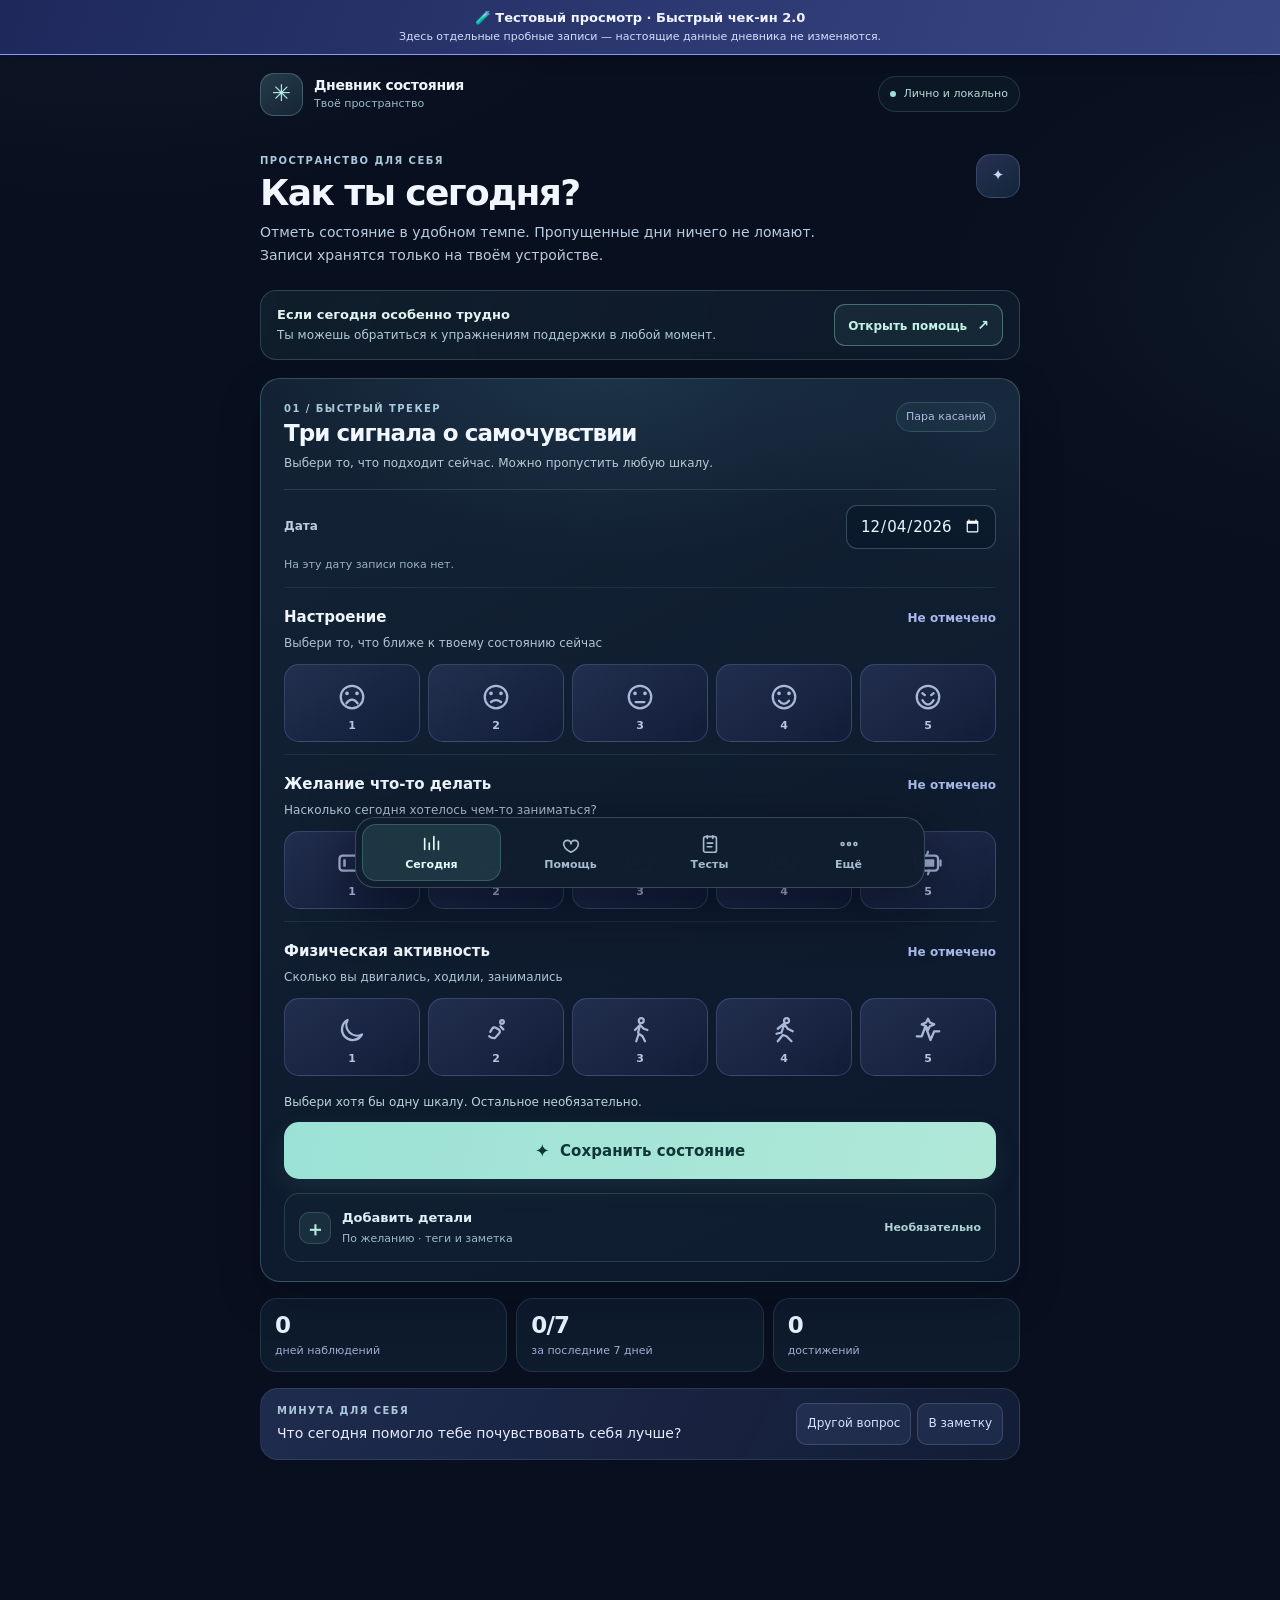
<file: preview-checkin.html>
<!DOCTYPE html>
<html lang="ru">
<head>
<meta charset="utf-8">
<meta name="viewport" content="width=device-width, initial-scale=1, viewport-fit=cover">
<title>ТЕСТ · Дневник состояния — трекер и помощь</title>
<meta name="theme-color" content="#080d1c">
<meta name="description" content="Личный дневник настроения и сна, самоопросники, поддержка в трудные моменты и справочник психического здоровья. Данные хранятся на устройстве.">
<link rel="manifest" href="manifest.webmanifest">
<link rel="icon" type="image/png" sizes="32x32" href="favicon-32.png">
<link rel="icon" type="image/png" sizes="192x192" href="icon-192.png">
<link rel="shortcut icon" href="favicon-32.png" type="image/png">
<link rel="apple-touch-icon" sizes="180x180" href="apple-touch-icon.png">
<meta name="apple-mobile-web-app-capable" content="yes">
<meta name="mobile-web-app-capable" content="yes">
<meta name="apple-mobile-web-app-title" content="Дневник">
<style>
:root{--bg:#080d1c;--card:#111a31;--ink:#eef3ff;--mute:#9ba9c8;--line:#29365a;--btn:#1b2746;--on:#080d1c;
--c0:#8b9cff;--c1:#f3bd72;--c2:#68d6c1;--c3:#c69cff;--c4:#ff8b9b;--c5:#64c7f2;
box-sizing:border-box;padding-top:env(safe-area-inset-top,0px);padding-bottom:env(safe-area-inset-bottom,0px)}
@media (prefers-color-scheme:dark){:root:not([data-theme="light"]){--bg:#080d1c;--card:#111a31;--ink:#eef3ff;--mute:#9ba9c8;--line:#29365a;--btn:#1b2746;--on:#080d1c;
--c0:#8b9cff;--c1:#f3bd72;--c2:#68d6c1;--c3:#c69cff;--c4:#ff8b9b;--c5:#64c7f2}}
:root[data-theme="dark"]{--bg:#080d1c;--card:#111a31;--ink:#eef3ff;--mute:#9ba9c8;--line:#29365a;--btn:#1b2746;--on:#080d1c;
--c0:#8b9cff;--c1:#f3bd72;--c2:#68d6c1;--c3:#c69cff;--c4:#ff8b9b;--c5:#64c7f2}
html{scroll-padding-top:env(safe-area-inset-top,0px)}
*{box-sizing:border-box}
body{margin:0;background:var(--bg);color:var(--ink);font:16px/1.5 system-ui,-apple-system,"Segoe UI",Roboto,sans-serif}
main{max-width:640px;margin:0 auto;padding:20px 16px 96px}
h1{font-size:26px;margin:8px 0 4px;letter-spacing:-.01em}
h2{font-size:18px;margin:0 0 12px}
.sub{color:var(--mute);margin:0 0 20px;font-size:14px}
section{background:var(--card);border:1px solid var(--line);border-radius:14px;padding:18px;margin-bottom:16px}
.row{display:flex;gap:8px;align-items:center;flex-wrap:wrap}
input[type=date],input[type=time],input[type=text],select,textarea{font:inherit;color:var(--ink);background:var(--bg);border:1px solid var(--line);border-radius:10px;padding:8px 10px}
textarea{width:100%;min-height:64px;resize:vertical}
.scale{margin:16px 0}
.scale b{display:block;margin-bottom:2px}
.scale small{color:var(--mute);display:block;margin-bottom:8px}
.opts{display:grid;gap:6px}
.opts button{font:inherit;border:1px solid var(--line);background:var(--btn);color:var(--ink);border-radius:10px;padding:10px 0 6px;cursor:pointer;min-height:48px}
.opts button span{display:block;font-size:11px;color:var(--mute);line-height:1.2;margin-top:2px}
.opts button[aria-pressed=true]{background:var(--c);border-color:var(--c);color:var(--on)}
.opts button[aria-pressed=true] span{color:var(--on)}
.ends{display:flex;justify-content:space-between;gap:8px;font-size:12px;color:var(--mute);margin-top:4px}
.btn{font:inherit;font-weight:600;border:0;border-radius:10px;padding:11px 18px;cursor:pointer;background:var(--c0);color:var(--on)}
.btn.sec{background:var(--btn);color:var(--ink);border:1px solid var(--line)}
.btn.sm{padding:7px 12px;font-weight:500}
button:focus-visible,input:focus-visible,textarea:focus-visible,select:focus-visible,summary:focus-visible{outline:3px solid var(--c0);outline-offset:2px}
.tabs button{font:inherit;border:1px solid var(--line);background:var(--btn);color:var(--ink);border-radius:8px;padding:5px 12px;cursor:pointer}
.tabs button[aria-pressed=true]{background:var(--ink);color:var(--bg);border-color:var(--ink)}
.chart{width:100%;height:auto;display:block;margin-top:10px}
.legend{display:flex;gap:6px 14px;flex-wrap:wrap;font-size:13px;color:var(--mute);margin-top:8px}
.legend span{display:inline-flex;align-items:center;gap:6px}
.legend svg{display:block}
.hist{list-style:none;margin:0;padding:0}
.hist li{display:flex;gap:10px;justify-content:space-between;align-items:flex-start;padding:10px 0;border-top:1px solid var(--line)}
.hist li:first-child{border-top:0}
.hist .n{color:var(--mute);font-size:14px;margin-top:2px;word-break:break-word}
.hist .x{font:inherit;background:none;border:0;color:var(--mute);cursor:pointer;padding:4px 8px;font-size:18px}
.empty{color:var(--mute);margin:8px 0 0}
.msg{font-size:14px;color:var(--c2);min-height:20px;margin:10px 0 0}
.note{font-size:13px;color:var(--mute)}
.wrap{overflow-x:auto}
details summary{cursor:pointer;font-weight:600;font-size:18px}
details[open] summary{margin-bottom:12px}
.edit{border-top:1px solid var(--line);padding:14px 0;display:grid;gap:8px}
.f{display:grid;gap:3px;font-size:14px}
.f span{color:var(--mute)}
.f input,.f select{width:100%}
.two{display:grid;grid-template-columns:1fr 1fr;gap:8px}
.priv p{margin:0 0 8px;font-size:14px}
#banner{position:sticky;top:0;z-index:5;background:var(--card);border-bottom:1px solid var(--line);padding:10px 16px;display:flex;gap:12px;align-items:center;justify-content:space-between;flex-wrap:wrap}
#banner[hidden],[hidden]{display:none!important}
#banner p{margin:0;font-size:14px}
#repPrint{display:none}
#nav{position:fixed;left:0;right:0;bottom:0;z-index:6;display:flex;background:var(--card);border-top:1px solid var(--line);padding-bottom:env(safe-area-inset-bottom,0px)}
#nav button{flex:1;font:inherit;font-size:14px;background:none;border:0;border-top:3px solid transparent;margin-top:-1px;color:var(--mute);padding:13px 4px;cursor:pointer}
#nav button[aria-current=page]{color:var(--ink);font-weight:600;border-top-color:var(--c0)}
dialog{width:min(560px,92vw);max-height:90vh;overflow:auto;background:var(--card);color:var(--ink);border:1px solid var(--line);border-radius:14px;padding:18px}
dialog::backdrop{background:rgba(0,0,0,.45)}
@media print{
 dialog,#nav{display:none!important}
 body{background:#fff;color:#000}
 main,#banner{display:none!important}
 #repPrint{display:block;white-space:pre-wrap;font:14px/1.5 system-ui,sans-serif}
}
.chips{display:flex;flex-wrap:wrap;gap:8px;margin:6px 0 4px}
.chips button{font:inherit;font-size:14px;border:1px solid var(--line);background:var(--btn);color:var(--ink);border-radius:999px;padding:6px 14px;cursor:pointer}
.chips button[aria-pressed=true]{background:var(--c0);border-color:var(--c0);color:var(--on)}
.chips .add{background:none;border-style:dashed;color:var(--mute)}
.card2{background:var(--card);border:1px solid var(--line);border-left:4px solid var(--c1);border-radius:14px;padding:14px 16px;margin-bottom:16px}
.card2 p{margin:0 0 6px;font-size:15px}
.ins{padding-left:18px;margin:0}
.ins li{margin-bottom:8px}
@keyframes pl{0%{r:3.5px}50%{r:8px}100%{r:3.5px}}
.pulse{animation:pl 1.1s ease-out 1}
@media (prefers-reduced-motion:reduce){.pulse{animation:none}}
.ach{list-style:none;padding:0;margin:0 0 8px}
.ach li{padding:8px 0;border-top:1px solid var(--line)}
.ach li.lock{opacity:.6}
#toast{position:fixed;left:12px;right:12px;bottom:calc(64px + env(safe-area-inset-bottom,0px));max-width:616px;margin:0 auto;z-index:7;background:var(--ink);color:var(--bg);border-radius:12px;padding:12px 16px;font-size:14px;box-shadow:0 4px 18px rgba(0,0,0,.25);cursor:pointer}
@media print{#toast{display:none!important}}


.note-block{margin-top:14px}
.note-preview{padding:12px 14px;border:1px solid rgba(142,160,218,.18);border-radius:14px;background:rgba(19,29,55,.58)}
.note-preview-head{display:flex;align-items:center;justify-content:space-between;gap:10px;margin-bottom:7px}
.note-preview-head label{margin:0}
.note-preview p{margin:0;color:#cbd6f2;font-size:14px;white-space:pre-wrap;overflow-wrap:anywhere}
#addNote{margin-top:0}
#noteEditor textarea{margin-top:5px}

/* ---------- Космическая тема ---------- */
body{
 background:
  radial-gradient(900px 520px at 8% -12%,rgba(93,91,190,.22),transparent 65%),
  radial-gradient(760px 480px at 100% 18%,rgba(42,127,170,.13),transparent 62%),
  var(--bg);
 color:var(--ink);
}
main{max-width:780px;padding:24px 16px 112px}
h1{font-size:30px;letter-spacing:-.035em}
h2{letter-spacing:-.02em}
.sub{max-width:560px;color:#a8b5d5}
section{
 background:linear-gradient(145deg,rgba(20,30,57,.97),rgba(14,22,43,.97));
 border:1px solid rgba(142,160,218,.17);
 border-radius:20px;
 box-shadow:0 12px 34px rgba(0,0,0,.16);
}
.page-head{display:flex;align-items:flex-start;justify-content:space-between;gap:14px;margin:4px 0 18px}
.page-head h1{margin:3px 0 4px}
.eyebrow{font-size:10px;line-height:1.4;letter-spacing:.16em;font-weight:800;color:#9eaddb}
.page-mark{
 width:44px;height:44px;flex:0 0 44px;border-radius:15px;
 display:grid;place-items:center;color:#c8d2ff;
 background:linear-gradient(145deg,rgba(139,156,255,.24),rgba(100,199,242,.12));
 border:1px solid rgba(160,177,255,.22)
}
.space-hero{
 position:relative;isolation:isolate;overflow:hidden;display:grid;grid-template-columns:1.2fr .8fr;
 align-items:center;gap:10px;min-height:220px;padding:22px;margin:0 0 14px;
 border:1px solid rgba(147,163,240,.25);border-radius:24px;
 background:
  radial-gradient(360px 220px at 76% 48%,rgba(103,117,230,.23),transparent 70%),
  linear-gradient(135deg,#18244a 0%,#121b39 54%,#111a31 100%);
 box-shadow:0 18px 44px rgba(0,0,0,.2)
}
.space-hero:before,.universe-art:before{
 content:"";position:absolute;inset:0;z-index:0;pointer-events:none;opacity:.7;
 background-image:
  radial-gradient(2px 2px at 12% 22%,#fff 55%,transparent 65%),
  radial-gradient(1.5px 1.5px at 31% 74%,#dbe3ff 55%,transparent 65%),
  radial-gradient(2px 2px at 53% 18%,#fff 55%,transparent 65%),
  radial-gradient(1px 1px at 82% 25%,#fff 55%,transparent 65%),
  radial-gradient(1.5px 1.5px at 91% 72%,#dbe3ff 55%,transparent 65%),
  radial-gradient(1px 1px at 67% 84%,#fff 55%,transparent 65%)
}
.hero-copy{position:relative;z-index:1}
.space-hero>.planet-scene{z-index:1}
.hero-copy h2{font-size:23px;line-height:1.2;margin:7px 0}
.hero-copy p{color:#b6c2e2;margin:0;max-width:330px;font-size:14px}
.hero-label{display:inline-flex;align-items:center;gap:7px;color:#c8d4ff;font-size:11px;font-weight:700;letter-spacing:.08em;text-transform:uppercase}
.hero-label:before{content:"";width:7px;height:7px;border-radius:50%;background:#7edacb;box-shadow:0 0 12px #7edacb}
.planet-scene{position:relative;min-height:170px;display:grid;place-items:center}
.planet-orbit{position:absolute;z-index:1;width:188px;height:72px;border:1px solid rgba(183,197,255,.34);border-radius:50%;transform:rotate(-27deg)}
.planet-orbit.second{width:210px;height:92px;transform:rotate(34deg);border-color:rgba(126,208,240,.18)}
.planet{
 position:relative;z-index:2;width:126px;height:126px;border-radius:50%;
 background:
  radial-gradient(circle at 31% 25%,rgba(255,255,255,.75),transparent 8%),
  radial-gradient(circle at 34% 28%,#a9c7ff 0%,#7389f5 22%,#4852b0 52%,#20265e 78%,#10183b 100%);
 box-shadow:inset -18px -16px 28px rgba(3,8,34,.5),0 0 38px rgba(117,135,255,.4),0 0 90px rgba(96,113,230,.2)
}
.planet:after{content:"";position:absolute;inset:13px 21px 16px 12px;border-radius:50%;border:1px solid rgba(224,233,255,.15);transform:rotate(-28deg)}
.planet-moon{position:absolute;z-index:3;width:21px;height:21px;right:13px;top:21px;border-radius:50%;background:radial-gradient(circle at 30% 25%,#fff,#a5b9ef 45%,#57689c 100%);box-shadow:0 0 18px rgba(175,196,255,.55)}
.planet-scene:after,.universe-art:after{
 content:"";position:absolute;z-index:4;right:13%;top:17%;width:8px;height:8px;border-radius:50%;
 background:#e6edff;box-shadow:0 0 12px 4px rgba(187,211,255,.55);opacity:0;transform:scale(.5);
 transition:opacity .35s ease,transform .35s ease
}
.planet-scene[data-stage="1"] .planet,.universe-art[data-stage="1"] .planet,
.planet-scene[data-stage="2"] .planet,.universe-art[data-stage="2"] .planet,
.planet-scene[data-stage="3"] .planet,.universe-art[data-stage="3"] .planet,
.planet-scene[data-stage="4"] .planet,.universe-art[data-stage="4"] .planet,
.planet-scene[data-stage="5"] .planet,.universe-art[data-stage="5"] .planet,
.planet-scene[data-stage="6"] .planet,.universe-art[data-stage="6"] .planet{
 box-shadow:inset -18px -16px 28px rgba(3,8,34,.5),0 0 44px rgba(117,135,255,.52),0 0 100px rgba(96,113,230,.25)
}
.planet-scene[data-stage="2"] .planet-moon,.universe-art[data-stage="2"] .planet-moon,
.planet-scene[data-stage="3"] .planet-moon,.universe-art[data-stage="3"] .planet-moon,
.planet-scene[data-stage="4"] .planet-moon,.universe-art[data-stage="4"] .planet-moon,
.planet-scene[data-stage="5"] .planet-moon,.universe-art[data-stage="5"] .planet-moon,
.planet-scene[data-stage="6"] .planet-moon,.universe-art[data-stage="6"] .planet-moon{
 transform:scale(1.16);box-shadow:0 0 23px rgba(175,196,255,.72)
}
.planet-scene[data-stage="3"] .planet-orbit.second,.universe-art[data-stage="3"] .planet-orbit.second,
.planet-scene[data-stage="4"] .planet-orbit.second,.universe-art[data-stage="4"] .planet-orbit.second,
.planet-scene[data-stage="5"] .planet-orbit.second,.universe-art[data-stage="5"] .planet-orbit.second,
.planet-scene[data-stage="6"] .planet-orbit.second,.universe-art[data-stage="6"] .planet-orbit.second{
 border-color:rgba(126,208,240,.52);box-shadow:0 0 12px rgba(126,208,240,.12)
}
.planet-scene[data-stage="4"]:after,.universe-art[data-stage="4"]:after,
.planet-scene[data-stage="5"]:after,.universe-art[data-stage="5"]:after,
.planet-scene[data-stage="6"]:after,.universe-art[data-stage="6"]:after{
 opacity:1;transform:scale(1)
}
.planet-scene[data-stage="5"] .planet,.universe-art[data-stage="5"] .planet,
.planet-scene[data-stage="6"] .planet,.universe-art[data-stage="6"] .planet{
 box-shadow:inset -18px -16px 28px rgba(3,8,34,.5),0 0 52px rgba(117,135,255,.68),0 0 120px rgba(96,113,230,.36)
}
.planet-scene[data-stage="6"] .planet-orbit,.universe-art[data-stage="6"] .planet-orbit{
 border-color:rgba(183,197,255,.56);box-shadow:0 0 14px rgba(183,197,255,.12)
}
.planet-scene[data-stage="6"] .planet-moon,.universe-art[data-stage="6"] .planet-moon{
 box-shadow:0 0 28px rgba(175,196,255,.9)
}

.stats-grid{display:grid;grid-template-columns:repeat(3,minmax(0,1fr));gap:9px;margin:0 0 16px}
.stat-card{min-width:0;padding:13px 14px;border-radius:17px;border:1px solid rgba(142,160,218,.15);background:rgba(19,29,55,.82)}
.stat-value{display:block;font-size:23px;font-weight:750;letter-spacing:-.04em;color:#f1f4ff;line-height:1.15}
.stat-label{display:block;margin-top:5px;color:#9eadd0;font-size:11px;line-height:1.3}
.prompt-card{
 display:flex;align-items:center;justify-content:space-between;gap:12px;
 padding:14px 16px;margin:0 0 16px;border:1px solid rgba(142,160,218,.16);
 border-radius:18px;background:linear-gradient(120deg,rgba(34,47,83,.9),rgba(20,31,58,.85))
}
.prompt-card p{margin:4px 0 0;font-size:14px;color:#e6ebff}
.prompt-actions{display:flex;gap:6px;flex-wrap:wrap;justify-content:flex-end}
.prompt-actions button{font:inherit;font-size:12px;padding:7px 10px;border-radius:10px;border:1px solid rgba(163,179,235,.22);background:rgba(117,137,210,.12);color:#d9e1ff;cursor:pointer}
.section-head{display:flex;justify-content:space-between;align-items:flex-start;gap:10px;margin-bottom:14px}
.section-head h2{margin:3px 0 0}
.time-chip{white-space:nowrap;border:1px solid rgba(142,160,218,.18);border-radius:999px;padding:5px 9px;color:#aebbe0;font-size:11px}
.scale{margin:18px 0}
.scale b{font-size:15px}
.scale small{color:#9eadd0}
.opts button{background:#1b2746;border-color:#34436c;color:#e8edff}
.opts button span{color:#aab8da}
.opts button[aria-pressed=true]{background:linear-gradient(135deg,#778cff,#5966d2);border-color:#8fa0ff;color:#fff;box-shadow:0 5px 16px rgba(92,111,225,.2)}
.opts button[aria-pressed=true] span{color:#fff}
input[type=date],input[type=time],input[type=text],select,textarea{background:#0c1429;border-color:#34436c;color:#eef3ff}
textarea::placeholder{color:#7786aa}
.btn{background:linear-gradient(135deg,#8294ff,#6572db);color:#fff;box-shadow:0 6px 18px rgba(88,105,216,.2)}
.btn.sec{background:#1b2746;color:#dce5ff;border-color:#34436c;box-shadow:none}
.chips button{background:#1b2746;border-color:#34436c;color:#dce5ff}
.chips button[aria-pressed=true]{background:#6879df;border-color:#8d9cff;color:white}
.card2{background:rgba(27,39,70,.8);border-color:#e0a64e}
#banner{background:#111a31;border-color:#29365a;color:#eef3ff}
#nav{background:rgba(12,19,38,.96);border-color:#29365a;backdrop-filter:blur(16px)}
#nav button{color:#8f9fc4}
#nav button[aria-current=page]{color:#dce4ff;border-top-color:#8b9cff}
#toast{background:#e8edff;color:#151d3a}
.chart{filter:drop-shadow(0 2px 5px rgba(0,0,0,.12))}
.legend{color:#a8b5d5}
.hist li,.ach li{border-color:#29365a}
.note,.f span,.empty{color:#9ba9c8}
.tabs button{background:#1b2746;border-color:#34436c;color:#dce5ff}
.tabs button[aria-pressed=true]{background:#8294ff;border-color:#8294ff;color:#fff}
.universe-hero{
 position:relative;overflow:hidden;display:grid;grid-template-columns:180px 1fr;align-items:center;gap:20px;
 padding:22px;border:1px solid rgba(147,163,240,.25);border-radius:24px;
 background:radial-gradient(300px 200px at 24% 50%,rgba(103,117,230,.24),transparent 72%),linear-gradient(135deg,#18244a,#111a31)
}
.universe-art{position:relative;isolation:isolate;min-height:160px;display:grid;place-items:center}
.universe-art .planet{width:116px;height:116px}
.universe-copy h2{font-size:22px;margin:6px 0}
.universe-copy p{margin:0;color:#b6c2e2;font-size:14px}
.progress-track{height:9px;border-radius:99px;background:#253354;overflow:hidden;margin:12px 0 7px}
.progress-fill{height:100%;width:0;border-radius:99px;background:linear-gradient(90deg,#6d83f5,#73d6d1);transition:width .35s ease}
.journey-list{list-style:none;padding:0;margin:8px 0 0;display:grid;gap:8px}
.journey-list li{display:flex;align-items:flex-start;gap:10px;padding:10px 12px;border:1px solid #29365a;border-radius:13px;background:rgba(15,24,47,.58)}
.journey-dot{width:25px;height:25px;flex:0 0 25px;display:grid;place-items:center;border-radius:50%;background:#243354;color:#9fb0d8;font-size:12px}
.journey-list li.done .journey-dot{background:rgba(104,214,193,.17);color:#7de0ca}
.journey-list b{display:block;font-size:13px}
.journey-list small{display:block;color:#9ba9c8;font-size:12px;margin-top:2px}
@media(max-width:560px){
 main{padding:18px 12px 104px}
 .space-hero{grid-template-columns:1fr;min-height:200px;padding:19px}
 .hero-copy{max-width:72%}
 .planet-scene{position:absolute;right:-8px;top:14px;width:46%;min-height:160px;opacity:.92}
 .planet{width:105px;height:105px}
 .planet-orbit{width:160px;height:60px}
 .planet-orbit.second{width:176px;height:76px}
 .stats-grid{gap:7px}
 .stat-card{padding:11px 9px}
 .stat-value{font-size:20px}
 .stat-label{font-size:10px}
 .prompt-card{align-items:flex-start;flex-direction:column}
 .prompt-actions{justify-content:flex-start}
 .universe-hero{grid-template-columns:1fr;gap:4px}
 .universe-art{min-height:135px}
 .universe-copy{text-align:center}
}
@media(prefers-reduced-motion:reduce){.progress-fill{transition:none}}



.current-stage{padding:13px 16px;margin:0 0 14px;border:1px solid rgba(142,160,218,.16);border-radius:16px;background:linear-gradient(120deg,rgba(34,47,83,.78),rgba(15,24,47,.76))}
.current-stage b{display:block;margin-top:4px;font-size:16px;color:#eef3ff}
.current-stage p{margin:3px 0 0;color:#aebcdd;font-size:12px;line-height:1.45}

/* ---------- Интерактивная вселенная ---------- */
.solar-system-panel{
 position:relative;isolation:isolate;overflow:hidden;padding:0!important;
 border:1px solid rgba(135,157,230,.26)!important;border-radius:24px!important;
 background:
  linear-gradient(180deg,rgba(4,7,18,.06),rgba(4,7,18,.16) 48%,rgba(4,7,18,.68)),
  url('assets/nebula-sky.jpg') center 48% / cover no-repeat,
  #070b18!important;
 box-shadow:0 20px 56px rgba(0,0,0,.34)!important;
}
.solar-system-panel:before{
 content:"";position:absolute;inset:0;z-index:0;pointer-events:none;
 background:
  radial-gradient(ellipse at 25% 72%,var(--cosmic-a),transparent 60%),
  radial-gradient(ellipse at 78% 26%,var(--cosmic-b),transparent 58%),
  radial-gradient(ellipse at 50% 48%,transparent 24%,rgba(3,6,15,.24) 100%);
}
.solar-top{position:absolute;z-index:4;top:15px;left:18px;right:18px;display:flex;justify-content:space-between;align-items:center;gap:10px;pointer-events:none}
.solar-top .eyebrow{color:#d3dcff;text-shadow:0 1px 8px #050916}
.solar-controls{display:flex;gap:7px;pointer-events:auto}
.solar-control{
 width:38px;height:38px;border:1px solid rgba(163,180,240,.25);border-radius:12px;
 background:rgba(8,15,34,.76);color:#eef2ff;cursor:pointer;font:22px/1 system-ui;
 backdrop-filter:blur(8px);box-shadow:0 5px 16px rgba(0,0,0,.2)
}
.solar-control:hover{border-color:rgba(184,194,255,.65);background:rgba(34,45,83,.92)}
.solar-control:focus-visible,.collection-card:focus-visible{outline:2px solid #a6b0ff;outline-offset:3px}
.solar-scene-wrap{height:clamp(360px,52vw,510px);min-height:360px;position:relative;z-index:1;touch-action:none}
#systemSvg{display:block;width:100%;height:100%;touch-action:none;user-select:none}
.solar-footer{position:relative;z-index:2;display:flex;justify-content:space-between;gap:10px;padding:0 18px 14px;color:#c0cbea;font-size:11px;text-shadow:0 1px 5px #050916}
.solar-dot{display:inline-block;width:6px;height:6px;border-radius:50%;background:#80dfcf;box-shadow:0 0 9px #80dfcf;margin-right:7px}
.drag-hint{position:absolute;bottom:13px;left:50%;transform:translateX(-50%);font-size:11px;color:#d2dcf6;background:rgba(5,10,24,.62);border:1px solid rgba(140,160,220,.18);border-radius:999px;padding:7px 12px;white-space:nowrap;pointer-events:none;text-align:center}
.orbit{fill:none;stroke:url(#orbitStroke);stroke-width:1.15;opacity:.68}
.orbit.back{stroke-dasharray:2 7;opacity:.32}
.central-glow{fill:#8798ff;opacity:.15;filter:url(#blurGlow)}
.central-halo{fill:none;stroke:#9bb9ff;stroke-width:1.2;opacity:.46;filter:url(#softGlow)}
.object{cursor:grab;touch-action:none}
.object:active{cursor:grabbing}
.object .hit{fill:transparent;stroke:transparent;stroke-width:10}
.object image,.object text{pointer-events:none}
.object .select-ring{fill:none;stroke:#e2e8ff;stroke-width:1.2;stroke-dasharray:3 5;opacity:0;transition:opacity .18s}
.object.selected .select-ring{opacity:.85}
.object.is-locked{opacity:.15;filter:grayscale(1);pointer-events:none}
.object-label{font-size:12px;fill:#e2e9ff;paint-order:stroke;stroke:#071020;stroke-width:3px;stroke-linejoin:round}
.collection-grid{display:grid;grid-template-columns:repeat(2,minmax(0,1fr));gap:10px;margin-top:12px}
.collection-card{
 display:flex;align-items:center;gap:11px;min-width:0;width:100%;padding:11px;
 border:1px solid rgba(153,174,255,.15);border-radius:15px;
 background:linear-gradient(145deg,rgba(18,29,55,.88),rgba(10,18,37,.9));
 color:#eef3ff;text-align:left;font:inherit;cursor:pointer;
}
.collection-card.found:hover{border-color:rgba(153,165,255,.55);background:rgba(30,43,79,.94)}
.collection-card.locked{cursor:default;opacity:.75}
.collection-thumb{width:54px;height:54px;flex:0 0 54px;display:grid;place-items:center;position:relative;border-radius:50%;overflow:hidden;background:rgba(8,14,30,.8);box-shadow:inset 0 0 16px rgba(0,0,0,.35)}
.collection-thumb img{width:100%;height:100%;object-fit:contain}
.collection-thumb .unknown-mark{font-size:24px;color:#7f8db3}
.collection-thumb.auria-thumb{overflow:visible}
.collection-thumb.auria-thumb:before{content:"";position:absolute;width:58px;height:17px;border:3px solid rgba(210,190,155,.8);border-radius:50%;transform:rotate(-22deg);box-shadow:0 0 8px rgba(220,180,130,.2)}
.collection-thumb.auria-thumb:after{content:"";width:31px;height:31px;border-radius:50%;background:radial-gradient(circle at 30% 25%,#f8e7c8,#b18c74 42%,#4b3d52 82%);box-shadow:inset -7px -5px 9px rgba(0,0,0,.5);z-index:1}
.collection-info{display:block;min-width:0;flex:1}
.collection-name{display:block;font-size:13px;line-height:1.3;overflow-wrap:anywhere}
.collection-type{display:block;margin-top:3px;color:#aab8dc;font-size:11px}
.collection-status{display:block;margin-top:5px;color:#8ed9ce;font-size:10px;line-height:1.3}
.collection-card.locked .collection-status{color:#a0abc9}
.collection-arrow{color:#9da9ff;font-size:18px}
.collection-empty{padding:14px;border:1px dashed rgba(153,174,255,.18);border-radius:14px;color:#9eadd0;font-size:13px}
.object-modal-backdrop{position:fixed;inset:0;z-index:20;background:rgba(2,5,14,.72);backdrop-filter:blur(8px);display:grid;place-items:center;padding:18px}
.object-modal{width:min(440px,100%);border:1px solid rgba(155,172,245,.26);border-radius:22px;background:linear-gradient(145deg,#172341,#0c1428);box-shadow:0 25px 80px rgba(0,0,0,.55);padding:22px}
.object-modal[hidden],.object-modal-backdrop[hidden]{display:none}
.object-modal-head{display:flex;justify-content:space-between;align-items:center;gap:12px}
.object-modal-head span{font-size:11px;color:#aab9dc;text-transform:uppercase;letter-spacing:.1em}
.object-modal-close{border:1px solid rgba(153,174,255,.2);background:#182443;color:#e9edff;border-radius:10px;width:34px;height:34px;cursor:pointer;font-size:20px}
.object-modal h3{font-size:25px;margin:12px 0 5px}
.object-modal p{color:#b1bfdf;line-height:1.55;font-size:14px}
.object-modal-meta{display:flex;gap:8px;flex-wrap:wrap;margin-top:15px}
.object-pill{padding:6px 10px;border-radius:999px;background:rgba(132,147,255,.12);border:1px solid rgba(132,147,255,.2);color:#cbd4ff;font-size:11px}
@media(min-width:700px){.collection-grid{grid-template-columns:repeat(4,minmax(0,1fr))}}
@media(max-width:560px){
 .solar-scene-wrap{height:360px;min-height:360px}
 .solar-top{top:11px;left:12px;right:12px}
 .solar-top .eyebrow{font-size:9px}
 .solar-control{width:34px;height:34px;border-radius:10px}
 .solar-footer{padding:0 12px 12px;font-size:10px}
 .drag-hint{font-size:9px;max-width:88%;white-space:normal;line-height:1.35}
 .collection-grid{gap:8px}
 .collection-card{padding:8px;gap:8px}
 .collection-thumb{width:43px;height:43px;flex-basis:43px}
 .collection-thumb.auria-thumb:before{width:48px;height:14px}
 .collection-thumb.auria-thumb:after{width:25px;height:25px}
 .collection-name{font-size:12px}
}
@media(prefers-reduced-motion:reduce){.object .select-ring{transition:none}}


/* ---------- Главная: сначала состояние, космос вторичен ---------- */
.checkin-primary{padding:22px!important;margin-top:4px}
.checkin-primary .section-head{margin-bottom:16px}
.checkin-primary .section-head h2{font-size:21px}
.space-hero-secondary{min-height:138px!important;grid-template-columns:1fr 170px!important;gap:8px!important;padding:15px 19px!important;margin:18px 0 14px!important;background:radial-gradient(260px 150px at 78% 52%,rgba(103,117,230,.14),transparent 72%),linear-gradient(135deg,rgba(20,31,59,.76),rgba(12,19,38,.86))!important;box-shadow:0 10px 28px rgba(0,0,0,.12)!important;border-color:rgba(147,163,240,.15)!important}
.space-hero-secondary .hero-label{font-size:9px;color:#aebde0}
.space-hero-secondary .hero-label:before{background:#8f9cff;box-shadow:0 0 9px #8f9cff}
.space-hero-secondary .hero-copy h2{font-size:18px;margin:4px 0}
.space-hero-secondary .hero-copy p{font-size:11px;line-height:1.5;color:#9eaccb;max-width:420px}
.space-hero-secondary .planet-scene{min-height:105px;opacity:.76}
.space-hero-secondary .planet{width:78px;height:78px;box-shadow:inset -13px -12px 22px rgba(3,8,34,.55),0 0 24px rgba(117,135,255,.25),0 0 58px rgba(96,113,230,.12)}
.space-hero-secondary .planet-orbit{width:130px;height:48px}
.space-hero-secondary .planet-orbit.second{width:146px;height:60px}
.space-hero-secondary .planet-moon{width:14px;height:14px;right:27px;top:16px}
.scale.mood-scale{margin:20px 0 24px}
.scale.mood-scale>b{font-size:16px}
.scale.mood-scale .opts{grid-template-columns:repeat(5,minmax(0,1fr))!important;gap:8px!important}
.scale.mood-scale .opts button{min-width:0;min-height:116px;padding:8px 3px;display:flex;flex-direction:column;align-items:center;justify-content:center;gap:7px;border-radius:15px;background:rgba(5,12,26,.34);border:1px solid rgba(165,184,233,.15);color:#c5d0e8;font-size:11px;line-height:1.2;transition:transform .2s,border-color .2s,background .2s,box-shadow .2s}
.scale.mood-scale .opts button:hover{transform:translateY(-2px);background:rgba(53,67,106,.3);border-color:rgba(179,190,255,.4)}
.scale.mood-scale .opts button span.mood-label{font-size:10px;color:inherit;line-height:1.25;margin:0;white-space:normal}
.scale.mood-scale .opts button[aria-pressed=true]{background:linear-gradient(180deg,rgba(111,106,194,.2),rgba(41,57,97,.36));border-color:rgba(188,190,255,.78);color:#fff;box-shadow:inset 0 0 0 1px rgba(190,187,255,.08),0 0 22px rgba(131,132,235,.1)}
.mood-art{position:relative;display:block;width:74px;height:61px;flex:0 0 61px;isolation:isolate}
.mood-art:before,.mood-art:after,.mood-art i,.mood-art b,.mood-art em{content:"";position:absolute;display:block;pointer-events:none}
.mood-art:before{inset:5px 8px;border-radius:50%;filter:blur(9px);opacity:.65}
.mood-art i,.mood-art b{border-radius:50%}
.mood-art em{width:3px;height:3px;border-radius:50%;background:#e8f1ff;box-shadow:19px 7px 0 rgba(226,237,255,.8),-17px 18px 0 rgba(226,237,255,.55),25px 28px 0 rgba(226,237,255,.45)}
/* Очень тяжело: неровный раскалённый метеорит с огненным хвостом */
.scale.mood-scale .opts button:nth-child(1) .mood-art:before{
 inset:0 0 0 5px;opacity:1;
 background:radial-gradient(ellipse at 70% 54%,rgba(251,98,46,.83) 0%,rgba(207,37,40,.42) 42%,transparent 75%);
 filter:blur(10px)
}
.scale.mood-scale .opts button:nth-child(1) .mood-art b{
 width:62px;height:35px;left:0;top:9px;border-radius:12% 60% 45% 18%;z-index:1;
 background:linear-gradient(97deg,transparent 0%,rgba(196,30,27,.5) 22%,#e14420 44%,#ff8d32 70%,#ffd58c 97%);
 clip-path:polygon(0 5%,44% 31%,100% 36%,100% 69%,57% 83%,8% 100%,31% 65%);
 transform:rotate(12deg);filter:blur(1.5px) drop-shadow(0 0 6px rgba(240,73,36,.7))
}
.scale.mood-scale .opts button:nth-child(1) .mood-art i{
 width:35px;height:35px;left:35px;top:19px;border-radius:25%;z-index:3;
 background:
  radial-gradient(circle at 36% 27%,#fff3c6 0%,#ffbc72 9%,transparent 23%),
  radial-gradient(circle at 66% 68%,rgba(71,10,19,.65) 0%,transparent 22%),
  radial-gradient(circle at 34% 40%,#fb6c2f 0%,#d33429 38%,#881e22 72%,#47131c 100%);
 clip-path:polygon(34% 0%,68% 7%,92% 25%,100% 61%,78% 95%,43% 100%,11% 77%,0 36%);
 transform:rotate(-19deg);
 filter:drop-shadow(0 0 3px rgba(255,116,53,.98)) drop-shadow(0 0 9px rgba(229,40,32,.62))
}
.scale.mood-scale .opts button:nth-child(1) .mood-art:after{
 left:6px;top:6px;width:47px;height:42px;z-index:2;
 border-radius:55% 0 65% 20%;background:linear-gradient(100deg,transparent 12%,rgba(239,49,30,.85) 49%,rgba(255,166,69,.62) 76%,transparent 100%);
 clip-path:polygon(0 2%,55% 41%,100% 55%,56% 67%,0 95%,33% 54%);
 transform:rotate(8deg);filter:blur(3px)
}
.scale.mood-scale .opts button:nth-child(1) .mood-art em{
 left:9px;top:19px;width:3px;height:3px;z-index:4;border-radius:50%;
 background:#ffe0a0;box-shadow:9px -10px 0 #ff963e,21px 20px 0 #ffb85a,
  -3px 19px 0 rgba(246,75,34,.95),30px -6px 0 #ffb86e,42px 27px 0 rgba(255,159,69,.7)
}
/* Тяжело: более мягкая рыжая комета с золотистым ядром и пылевым шлейфом */
.scale.mood-scale .opts button:nth-child(2) .mood-art:before{
 inset:3px 1px 2px 3px;opacity:.95;
 background:radial-gradient(ellipse at 68% 57%,rgba(255,178,77,.68) 0%,rgba(219,110,35,.32) 44%,transparent 77%);
 filter:blur(10px)
}
.scale.mood-scale .opts button:nth-child(2) .mood-art b{
 width:65px;height:31px;left:1px;top:12px;z-index:1;border-radius:65% 20% 45% 60%;
 background:linear-gradient(100deg,transparent 0%,rgba(197,95,33,.36) 20%,rgba(236,135,48,.68) 48%,#ffc36c 84%,#ffe4a2 100%);
 clip-path:polygon(0 21%,18% 37%,61% 26%,100% 32%,100% 65%,62% 73%,9% 86%,26% 59%);
 transform:rotate(11deg);filter:blur(2px) drop-shadow(0 0 8px rgba(232,140,47,.4))
}
.scale.mood-scale .opts button:nth-child(2) .mood-art i{
 width:30px;height:30px;left:39px;top:21px;z-index:3;border-radius:50%;
 background:radial-gradient(circle at 30% 26%,#fff5d8 0%,#ffdf9c 16%,#efac50 42%,#c7772a 70%,#763b24 100%);
 box-shadow:inset -6px -6px 8px rgba(95,42,21,.3),0 0 9px rgba(255,180,83,.75);
 filter:drop-shadow(0 0 6px rgba(255,169,77,.42))
}
.scale.mood-scale .opts button:nth-child(2) .mood-art:after{
 left:2px;top:10px;width:54px;height:36px;z-index:2;border-radius:50%;
 background:linear-gradient(100deg,transparent 11%,rgba(242,166,86,.23) 55%,rgba(255,218,153,.58) 93%);
 clip-path:polygon(0 0,68% 37%,100% 46%,100% 57%,51% 51%,6% 33%);
 filter:blur(1.3px);transform:rotate(8deg)
}
.scale.mood-scale .opts button:nth-child(2) .mood-art em{
 left:8px;top:28px;width:2px;height:2px;z-index:4;border-radius:50%;
 background:#ffe0a0;box-shadow:12px -9px 0 rgba(255,193,106,.82),
  17px 14px 0 rgba(255,193,106,.57),29px -17px 0 rgba(255,223,158,.9),
  30px 14px 0 rgba(255,174,89,.74)
}
.scale.mood-scale .opts button:nth-child(3) .mood-art:before{background:radial-gradient(circle,rgba(89,157,211,.52),transparent 69%)}
.scale.mood-scale .opts button:nth-child(3) .mood-art i{width:34px;height:34px;left:22px;top:15px;background:radial-gradient(circle at 30% 25%,#d9efff,#78afd2 38%,#315f91 76%,#152d56);box-shadow:inset -8px -5px 10px rgba(4,17,42,.65),0 0 13px rgba(111,182,237,.3);z-index:2}
.scale.mood-scale .opts button:nth-child(3) .mood-art b{width:64px;height:22px;left:7px;top:22px;border:2px solid rgba(174,220,255,.78);border-left-color:rgba(174,220,255,.18);border-right-color:rgba(174,220,255,.28);transform:rotate(-19deg);z-index:3;box-shadow:0 0 8px rgba(113,183,233,.2)}
.scale.mood-scale .opts button:nth-child(3) .mood-art em{left:11px;top:8px}
.scale.mood-scale .opts button:nth-child(4) .mood-art:before{background:radial-gradient(ellipse,rgba(65,194,177,.5),transparent 70%)}
.scale.mood-scale .opts button:nth-child(4) .mood-art i{width:18px;height:43px;left:15px;top:10px;border-radius:70% 30% 55% 45%;background:linear-gradient(180deg,transparent,#83f1d7 30%,rgba(58,187,175,.2) 85%,transparent);filter:blur(3px);transform:rotate(19deg)}
.scale.mood-scale .opts button:nth-child(4) .mood-art b{width:22px;height:48px;left:35px;top:5px;border-radius:70% 30% 55% 45%;background:linear-gradient(180deg,transparent,#a0f3d9 25%,rgba(62,185,196,.12) 83%,transparent);filter:blur(3px);transform:rotate(-17deg)}
.scale.mood-scale .opts button:nth-child(4) .mood-art:after{width:38px;height:30px;left:22px;top:15px;border-radius:50%;border-top:2px solid rgba(164,255,224,.55);filter:blur(1px);transform:rotate(-12deg)}
.scale.mood-scale .opts button:nth-child(4) .mood-art em{left:12px;top:9px}
.scale.mood-scale .opts button:nth-child(5) .mood-art:before{background:radial-gradient(circle,rgba(244,193,119,.58),transparent 70%)}
.scale.mood-scale .opts button:nth-child(5) .mood-art i{width:26px;height:26px;left:26px;top:16px;background:radial-gradient(circle,#fff9df 0%,#ffe3a1 28%,#e8aa65 55%,rgba(214,133,82,.1) 76%);clip-path:polygon(50% 0%,61% 35%,98% 50%,61% 62%,50% 100%,39% 62%,2% 50%,39% 35%);filter:drop-shadow(0 0 7px rgba(255,207,132,.8));border-radius:0}
.scale.mood-scale .opts button:nth-child(5) .mood-art b{width:48px;height:48px;left:15px;top:5px;border:1px solid rgba(255,215,153,.35);border-radius:50%;box-shadow:0 0 14px rgba(242,188,117,.22)}
.scale.mood-scale .opts button:nth-child(5) .mood-art em{left:9px;top:13px;background:#fff0c7;box-shadow:54px 4px 0 #fff0c7,12px 37px 0 rgba(255,225,178,.8),44px 34px 0 rgba(255,225,178,.65)}
.scale.mood-scale .opts button:nth-child(1)[aria-pressed=true]{border-color:rgba(235,123,139,.72);box-shadow:0 0 22px rgba(194,66,98,.13)}
.scale.mood-scale .opts button:nth-child(2)[aria-pressed=true]{border-color:rgba(242,168,94,.78);box-shadow:0 0 22px rgba(224,132,52,.16)}
.scale.mood-scale .opts button:nth-child(3)[aria-pressed=true]{border-color:rgba(133,196,239,.72);box-shadow:0 0 22px rgba(84,158,214,.13)}
.scale.mood-scale .opts button:nth-child(4)[aria-pressed=true]{border-color:rgba(116,223,196,.72);box-shadow:0 0 22px rgba(67,189,163,.13)}
.scale.mood-scale .opts button:nth-child(5)[aria-pressed=true]{border-color:rgba(245,206,139,.75);box-shadow:0 0 22px rgba(223,164,89,.13)}
@keyframes mood-drift{0%,100%{transform:translateY(0)}50%{transform:translateY(-3px)}}
.scale.mood-scale .opts button[aria-pressed=true] .mood-art{animation:mood-drift 4s ease-in-out infinite}
@media(max-width:560px){
 .checkin-primary{padding:17px 13px!important}
 .scale.mood-scale .opts{gap:5px!important}
 .scale.mood-scale .opts button{min-height:106px;padding:6px 1px;gap:5px}
 .mood-art{width:58px;height:54px;flex:0 0 54px;transform:scale(.78);margin:-5px -8px}
 .scale.mood-scale .opts button span.mood-label{font-size:9px}
 .space-hero-secondary{grid-template-columns:1fr!important;min-height:118px!important;padding:14px!important}
 .space-hero-secondary .hero-copy{max-width:74%}
 .space-hero-secondary .planet-scene{position:absolute;right:-10px;top:0;width:43%;min-height:118px;opacity:.65}
 .space-hero-secondary .planet{width:68px;height:68px}
 .space-hero-secondary .planet-orbit{width:112px;height:42px}
 .space-hero-secondary .planet-orbit.second{width:126px;height:53px}
}
@media(max-width:370px){
 .scale.mood-scale .opts button{min-height:98px}
 .mood-art{width:54px;height:50px;flex-basis:50px;transform:scale(.72);margin:-7px -10px}
 .scale.mood-scale .opts button span.mood-label{font-size:8px}
}
@media(prefers-reduced-motion:reduce){.scale.mood-scale .opts button[aria-pressed=true] .mood-art{animation:none}}


/* ---------- Атмосфера по настроению и открытия за достижения ---------- */
.space-hero-secondary,.solar-system-panel{--cosmic-a:rgba(104,126,226,.28);--cosmic-b:rgba(91,104,190,.2)}
.space-hero-secondary:after{
 content:"";position:absolute;inset:-12%;z-index:0;pointer-events:none;opacity:.82;
 background:radial-gradient(ellipse at 76% 50%,var(--cosmic-a),transparent 60%),radial-gradient(ellipse at 28% 28%,var(--cosmic-b),transparent 58%);
}
.solar-system-panel[data-mood="1"],.space-hero-secondary[data-mood="1"]{--cosmic-a:rgba(229,55,78,.42);--cosmic-b:rgba(150,38,91,.3)}
.solar-system-panel[data-mood="2"],.space-hero-secondary[data-mood="2"]{--cosmic-a:rgba(229,129,52,.38);--cosmic-b:rgba(162,75,42,.24)}
.solar-system-panel[data-mood="3"],.space-hero-secondary[data-mood="3"]{--cosmic-a:rgba(82,145,204,.34);--cosmic-b:rgba(71,102,173,.25)}
.solar-system-panel[data-mood="4"],.space-hero-secondary[data-mood="4"]{--cosmic-a:rgba(54,198,174,.4);--cosmic-b:rgba(65,145,194,.28)}
.solar-system-panel[data-mood="5"],.space-hero-secondary[data-mood="5"]{--cosmic-a:rgba(239,190,111,.42);--cosmic-b:rgba(142,159,219,.28)}
.space-hero-secondary[data-mood="1"] .planet{box-shadow:inset -13px -12px 22px rgba(3,8,34,.55),0 0 28px rgba(225,75,91,.38),0 0 64px rgba(190,48,88,.22)}
.space-hero-secondary[data-mood="2"] .planet{box-shadow:inset -13px -12px 22px rgba(3,8,34,.55),0 0 28px rgba(236,154,78,.42),0 0 64px rgba(193,106,42,.22)}
.space-hero-secondary[data-mood="3"] .planet{box-shadow:inset -13px -12px 22px rgba(3,8,34,.55),0 0 28px rgba(105,166,220,.4),0 0 64px rgba(75,123,190,.22)}
.space-hero-secondary[data-mood="4"] .planet{box-shadow:inset -13px -12px 22px rgba(3,8,34,.55),0 0 28px rgba(91,222,194,.4),0 0 64px rgba(53,168,158,.22)}
.space-hero-secondary[data-mood="5"] .planet{box-shadow:inset -13px -12px 22px rgba(3,8,34,.55),0 0 28px rgba(255,211,139,.48),0 0 64px rgba(220,165,93,.26)}
.cosmic-effects{position:absolute;inset:0;z-index:1;overflow:hidden;pointer-events:none}
.cosmic-effects i{position:absolute;display:block;opacity:0;pointer-events:none;transition:opacity .8s ease}
.cosmic-comet{left:-28%;top:22%;width:230px;height:2px;transform:rotate(19deg);background:linear-gradient(90deg,transparent,rgba(221,237,255,.95),transparent);filter:drop-shadow(0 0 5px rgba(176,210,255,.9))}
.solar-system-panel[data-achievements~="insight"] .cosmic-comet{opacity:.85;animation:cosmic-comet-pass 18s ease-in-out infinite}
@keyframes cosmic-comet-pass{0%{transform:translate(-8vw,0) rotate(19deg);opacity:0}12%{opacity:.85}62%{transform:translate(85vw,100px) rotate(19deg);opacity:.7}82%,100%{opacity:0}}
.cosmic-cluster{right:7%;top:13%;width:150px;height:110px;background:radial-gradient(2px 2px at 16% 35%,#fff 60%,transparent 75%),radial-gradient(2px 2px at 38% 18%,#dce9ff 60%,transparent 75%),radial-gradient(3px 3px at 57% 54%,#fff 60%,transparent 75%),radial-gradient(2px 2px at 82% 28%,#cbdcff 60%,transparent 75%),radial-gradient(2px 2px at 72% 82%,#fff 60%,transparent 75%);filter:drop-shadow(0 0 9px rgba(181,204,255,.55))}
.solar-system-panel[data-achievements~="report"] .cosmic-cluster{opacity:.9;animation:cosmic-twinkle 5s ease-in-out infinite}
@keyframes cosmic-twinkle{0%,100%{opacity:.45}50%{opacity:1}}
.cosmic-satellite{left:13%;bottom:18%;width:14px;height:14px;border-radius:50%;background:radial-gradient(circle at 30% 25%,#fff,#9db9e8 38%,#344b7e 78%);box-shadow:0 0 16px rgba(166,201,255,.75)}
.cosmic-satellite:after{content:"";position:absolute;inset:-6px -11px;border:1px solid rgba(190,213,255,.72);border-radius:50%;transform:rotate(-24deg)}
.solar-system-panel[data-achievements~="backup"] .cosmic-satellite{opacity:.95;animation:cosmic-satellite-drift 10s ease-in-out infinite}
@keyframes cosmic-satellite-drift{0%,100%{transform:translate(0,0)}50%{transform:translate(12px,-8px)}}
.cosmic-aurora{left:-10%;right:-10%;bottom:4%;height:34%;background:linear-gradient(110deg,transparent 8%,rgba(73,211,194,.12) 35%,rgba(126,130,255,.17) 63%,transparent 92%);filter:blur(22px);transform:rotate(-8deg)}
.solar-system-panel[data-achievements~="month"] .cosmic-aurora{opacity:.9;animation:cosmic-aurora-wave 12s ease-in-out infinite}
@keyframes cosmic-aurora-wave{0%,100%{transform:translateX(-3%) rotate(-8deg);opacity:.45}50%{transform:translateX(3%) rotate(-4deg);opacity:.95}}
.cosmic-supernova{left:50%;top:48%;width:260px;height:260px;transform:translate(-50%,-50%);border-radius:50%;background:radial-gradient(circle,rgba(255,237,190,.22),rgba(150,164,255,.09) 34%,transparent 72%);filter:blur(2px)}
.solar-system-panel[data-stage="6"] .cosmic-supernova{opacity:.95;animation:cosmic-supernova-pulse 8s ease-in-out infinite}
@keyframes cosmic-supernova-pulse{0%,100%{transform:translate(-50%,-50%) scale(.9);opacity:.35}50%{transform:translate(-50%,-50%) scale(1.12);opacity:.95}}
@media(prefers-reduced-motion:reduce){.cosmic-effects i{animation:none!important;transition:none!important}}



/* Mood Cosmos v2: individual cinematic atmospheres, separate from permanent discoveries */
.mood-sky-stage{position:absolute;inset:0;z-index:0;overflow:hidden;pointer-events:none;background:#080f22}
.mood-sky{display:block;position:absolute;inset:0;width:100%;height:100%;opacity:0;pointer-events:none;
 transform:scale(1.065);transform-origin:center;transition:opacity 1.3s ease;
 animation:mood-sky-drift 34s ease-in-out infinite alternate}
.mood-sky.is-active{opacity:1}
@keyframes mood-sky-drift{from{transform:scale(1.065) translate(-.8%,.4%)}to{transform:scale(1.085) translate(.8%,-.5%)}}
.solar-system-panel .cosmic-effects{z-index:2}
.solar-system-panel .cosmic-effects .mood-meteor{opacity:0;position:absolute;width:155px;height:2px;left:-50%;top:21%;border-radius:999px;
 background:linear-gradient(90deg,transparent,rgba(207,254,247,.85),#fff);
 filter:drop-shadow(0 0 5px rgba(174,246,239,.85));transform:rotate(-20deg);
 animation:none;pointer-events:none}
.solar-system-panel[data-mood="4"] .cosmic-effects .mood-meteor{animation:mood-meteor-pass 15s linear infinite}
.solar-system-panel[data-mood="5"] .cosmic-effects .mood-meteor{background:linear-gradient(90deg,transparent,rgba(255,218,137,.9),#fff);animation:mood-meteor-pass 11s linear infinite}
.solar-system-panel[data-mood="5"] .cosmic-effects .mood-meteor.second{animation-delay:-6s;top:37%;opacity:0}
@keyframes mood-meteor-pass{0%,27%{left:-50%;opacity:0}30%{opacity:.95}42%{left:125%;opacity:1}48%,100%{left:125%;opacity:0}}
.solar-system-panel .central-glow{transition:fill 1.2s,opacity 1.2s}
.solar-system-panel .central-halo{transition:stroke 1.2s,opacity 1.2s}
.solar-system-panel #world>image{transition:filter 1.1s}
.solar-system-panel[data-mood="1"] .central-glow{fill:#ff617d;opacity:.29}
.solar-system-panel[data-mood="1"] .central-halo{stroke:#ffb2b9;opacity:.66}
.solar-system-panel[data-mood="1"] #world>image{filter:hue-rotate(125deg) saturate(1.18) drop-shadow(0 0 23px rgba(255,89,123,.65))!important}
.solar-system-panel[data-mood="2"] .central-glow{fill:#edb06e;opacity:.25}
.solar-system-panel[data-mood="2"] .central-halo{stroke:#f7c387;opacity:.63}
.solar-system-panel[data-mood="2"] #world>image{filter:sepia(.22) hue-rotate(-13deg) saturate(1.18) drop-shadow(0 0 23px rgba(235,147,72,.48))!important}
.solar-system-panel[data-mood="3"] .central-glow{fill:#74a6f3;opacity:.17}
.solar-system-panel[data-mood="3"] .central-halo{stroke:#afd6ff;opacity:.46}
.solar-system-panel[data-mood="3"] #world>image{filter:drop-shadow(0 0 23px rgba(112,153,241,.35))!important}
.solar-system-panel[data-mood="4"] .central-glow{fill:#53efd0;opacity:.31}
.solar-system-panel[data-mood="4"] .central-halo{stroke:#9cf8e4;opacity:.71}
.solar-system-panel[data-mood="4"] #world>image{filter:hue-rotate(-42deg) saturate(1.2) drop-shadow(0 0 27px rgba(92,239,218,.65))!important}
.solar-system-panel[data-mood="5"] .central-glow{fill:#ffe0a4;opacity:.35}
.solar-system-panel[data-mood="5"] .central-halo{stroke:#ffebc0;opacity:.8}
.solar-system-panel[data-mood="5"] #world>image{filter:hue-rotate(168deg) saturate(1.06) drop-shadow(0 0 30px rgba(255,208,127,.73))!important}
.solar-system-panel .solar-footer{background:linear-gradient(180deg,transparent,rgba(4,7,18,.4));padding-top:10px}
@media(prefers-reduced-motion:reduce){
 .mood-sky,.solar-system-panel .cosmic-effects .mood-meteor{animation:none!important;transition:none!important}
 .solar-system-panel #world>image,.solar-system-panel .central-glow,.solar-system-panel .central-halo{transition:none!important}
}


/* Самоопросники — отдельный бережный экран */
.screening-switch{display:grid;grid-template-columns:1fr 1fr;gap:9px;margin:12px 0}
.screening-switch button{font:inherit;text-align:left;font-size:13px;line-height:1.5;border:1px solid rgba(154,178,255,.2);border-radius:14px;background:rgba(18,30,58,.84);padding:13px;color:#dce6ff;cursor:pointer}
.screening-switch button[aria-pressed="true"]{border-color:#9aabff;background:rgba(89,106,177,.24);box-shadow:inset 0 0 0 1px rgba(167,186,255,.15)}
.screening-switch button b{display:block;font-size:14px}
.screening-switch button small{display:block;font-size:11px;color:#adbcdb}
.screening-question{margin:0 0 17px;border:1px solid rgba(152,173,220,.17);border-radius:16px;padding:13px 11px 12px;min-width:0}
.screening-legend{padding:0 3px;font-size:14px;font-weight:650;line-height:1.5;color:#e8eefe}
.screening-choices{display:grid;grid-template-columns:repeat(4,minmax(0,1fr));gap:6px;margin-top:10px}
#tab-tests .screening-question:has(input[value="4"]){--choice-cols:5}
#tab-tests .screening-question:has(input[value="4"]) .screening-choices{grid-template-columns:repeat(5,minmax(0,1fr))}
.screening-choice{position:relative;display:flex;justify-content:center;align-items:center;min-width:0;cursor:pointer}
.screening-choice input{position:absolute;opacity:0;width:1px;height:1px}
.screening-choice span{display:flex;align-items:center;justify-content:center;text-align:center;width:100%;min-height:68px;padding:7px 5px;font-size:10px;line-height:1.3;border-radius:11px;border:1px solid rgba(165,182,224,.22);background:rgba(11,21,43,.8);color:#becbea}
.screening-choice:hover span{border-color:#a8b7e9}
.screening-choice input:checked+span{color:#fff;border-color:#a8b9ff;background:rgba(93,107,184,.38);box-shadow:inset 0 0 0 1px rgba(171,187,255,.22)}
.screening-choice input:focus-visible+span{outline:2px solid #a8b9ff;outline-offset:2px}
.screening-result{border-color:rgba(143,174,235,.32)}
.screening-total{font-size:27px;font-weight:750;color:#eaf1ff;margin:5px 0 12px}
.screening-safety{padding:14px 15px;border-radius:14px;border:1px solid rgba(240,177,143,.48);background:rgba(72,45,48,.32);font-size:13px;line-height:1.65;margin:12px 0}
.screening-history-row{display:flex;justify-content:space-between;align-items:center;gap:8px;padding:11px 0;border-top:1px solid rgba(142,160,218,.19)}
.screening-history-row b{display:block;font-size:13px}
.screening-history-row small{display:block;font-size:11px;color:#a3b4dc;margin-top:4px}
.screening-history-actions{display:flex;gap:5px;flex-wrap:wrap;flex:0 0 auto}
.screening-history-actions button{padding:6px 9px!important;font-size:11px!important}
#tab-tests p.note{line-height:1.65}
#nav button{font-size:12px}
@media(max-width:540px){
 .screening-switch{grid-template-columns:1fr 1fr;gap:7px}
 .screening-switch button{padding:10px;font-size:11px}
 .screening-switch button b{font-size:12px}
 .screening-choice span{font-size:9px;min-height:72px;padding:6px 2px}
 .screening-choices{gap:4px}
 .screening-question{padding:12px 7px}
 #tab-tests .screening-question:has(input[value="4"]) .screening-choices{grid-template-columns:repeat(5,minmax(0,1fr))}
 #nav button{font-size:11px;padding:13px 1px}
}


/* Справочник психического здоровья */
.guide-entry{display:flex;justify-content:space-between;align-items:center;gap:13px;background:linear-gradient(124deg,rgba(35,53,86,.85),rgba(16,27,51,.92));border-color:rgba(146,183,242,.27)}
.guide-entry h2{margin:5px 0 8px}
.guide-entry p{max-width:510px;font-size:13px;color:#b7c7e4;line-height:1.6}
.guide-entry .btn{flex:0 0 auto}
.guide-banner{border:1px solid rgba(125,165,233,.24);border-radius:17px;padding:17px;background:radial-gradient(ellipse at 8% 0,rgba(79,124,180,.14),transparent 72%),rgba(16,29,52,.66)}
.guide-banner p{line-height:1.65;font-size:13px;color:#b7c5e2;margin:9px 0}
.guide-back{margin-bottom:15px}
.guide-switch{display:grid;grid-template-columns:repeat(3,minmax(0,1fr));gap:7px;margin:14px 0}
.guide-switch button{font:inherit;color:#c3d1ee;cursor:pointer;text-align:center;border-radius:12px;padding:11px 8px;background:rgba(24,39,67,.86);border:1px solid rgba(152,179,228,.19);font-size:12px;line-height:1.3}
.guide-switch button[aria-pressed="true"]{color:#fff;background:rgba(88,118,184,.26);border-color:rgba(159,191,246,.76);box-shadow:inset 0 0 0 1px rgba(167,194,245,.1)}
.guide-search-row{display:flex;align-items:center;justify-content:space-between;gap:12px;margin:12px 0 15px}
#guideSearch{width:100%;min-width:0;max-width:100%;border:1px solid rgba(151,174,221,.35);border-radius:12px;padding:12px;background:#0d1830;color:#f2f6ff;font:inherit;font-size:14px}
#guideSearch:focus-visible{outline:2px solid #9fbfff}
#guideCount{white-space:nowrap;color:#a5b6d8;font-size:12px}
.guide-card{margin:0 0 9px;border:1px solid rgba(148,171,222,.21);border-radius:15px;background:linear-gradient(135deg,rgba(19,31,56,.94),rgba(11,20,41,.93));overflow:hidden}
.guide-card[open]{border-color:rgba(147,183,238,.44);box-shadow:0 8px 26px rgba(0,0,0,.13)}
.guide-card-head{cursor:pointer;list-style:none;display:flex;align-items:center;justify-content:space-between;gap:12px;padding:15px}
.guide-card-head::-webkit-details-marker{display:none}
.guide-card-head:after{content:"+";flex:0 0 auto;align-self:center;color:#b1c8ec;font-size:23px;font-weight:300}
.guide-card[open] .guide-card-head:after{content:"−"}
.guide-card-head:focus-visible{outline:2px solid #afc5ff;outline-offset:-3px}
.guide-card-heading{display:block;min-width:0}
.guide-tag{display:block;color:#95bfe6;font-size:10px;letter-spacing:.08em;text-transform:uppercase;margin-bottom:4px}
.guide-card-title{display:block;color:#f3f6ff;font-size:15px;line-height:1.4}
.guide-card-brief{display:block;color:#adc0dd;font-size:12px;line-height:1.5;margin-top:5px}
.guide-card-body{border-top:1px solid rgba(132,157,208,.17);padding:11px 16px 17px}
.guide-card-body h3{font-size:13px;color:#dce9ff;margin:14px 0 5px}
.guide-card-body p{font-size:13px;line-height:1.75;color:#b7c8e5;margin:0 0 9px}
.guide-steps{padding-left:21px;margin:7px 0 11px;color:#c5d4ed;font-size:13px;line-height:1.75}
.guide-steps li{padding-left:2px;margin:6px 0}
.guide-card-body .guide-note{margin-top:13px;padding:10px 12px;border-radius:10px;background:rgba(89,120,181,.1);border:1px solid rgba(142,170,225,.17)}
.guide-card-body .guide-urgent{margin-top:13px;padding:10px 12px;border-radius:11px;background:rgba(155,79,77,.14);border:1px solid rgba(224,157,148,.35);color:#ffe2d9}
.guide-sources{display:flex;gap:8px;flex-wrap:wrap;align-items:center;margin-top:16px;font-size:11px;color:#90a6ce}
.guide-source{display:inline-block;color:#b6d5ff;text-decoration:underline;text-underline-offset:3px}
.guide-source:hover{color:#e6f1ff}
.guide-empty{padding:22px 12px;color:#b8c7e6;border:1px dashed rgba(150,178,230,.26);border-radius:14px}
.guide-note-general{line-height:1.7;font-size:12px;color:#9bb0d2}
@media(max-width:560px){
 .guide-entry{align-items:flex-start;flex-direction:column}
 .guide-entry .btn{width:100%}
 .guide-switch button{font-size:11px;padding:11px 4px}
 .guide-card-head{padding:12px}
 .guide-card-body{padding:9px 12px 14px}
 .guide-card-title{font-size:14px}
 .guide-card-brief{font-size:11px}
}


/* Новые самоопросники и дневник сна */
.screening-switch{grid-template-columns:repeat(2,minmax(0,1fr))}
.screening-switch button{min-height:71px}
#tab-tests .screening-question:has(input[value="4"]) .screening-choices{grid-template-columns:repeat(3,minmax(0,1fr))}
#tab-tests .screening-question:has(input[value="5"]) .screening-choices{grid-template-columns:repeat(3,minmax(0,1fr))}
.sleep-entry-link{margin:9px 0 0}
.sleep-entry-link a{display:inline-flex;align-items:center;gap:7px;padding:9px 12px;border-radius:10px;border:1px solid rgba(153,185,242,.3);color:#d8e9ff;font-size:13px;text-decoration:none}
.sleep-entry-link a:hover{background:rgba(108,142,202,.19)}
#sleepDiarySection{scroll-margin-top:18px}
.sleep-form-grid{display:grid;grid-template-columns:repeat(2,minmax(0,1fr));gap:13px;margin:12px 0}
.sleep-field{display:grid;gap:6px;min-width:0}
.sleep-field label,.sleep-field .sleep-label{color:#d7e6ff;font-size:12px;font-weight:650}
.sleep-field input,.sleep-field select,.sleep-field textarea{width:100%;min-width:0;font-size:14px;border:1px solid #34436c;background:#0c1429;color:#eef3ff;padding:10px;border-radius:10px}
.sleep-field small{color:#9daed0;font-size:11px}
.sleep-check{display:flex;gap:10px;align-items:flex-start;font-size:13px;line-height:1.55;color:#cbdaf1;padding:12px;border:1px solid rgba(136,164,213,.23);border-radius:12px;background:rgba(14,28,53,.57)}
.sleep-check input{margin-top:4px;accent-color:#8294ff;width:17px;height:17px;flex:none}
.sleep-chart-wrap{margin:15px 0 12px}
.sleep-chart-title{display:flex;justify-content:space-between;gap:8px;align-items:baseline;font-size:12px;color:#b4c4e2}
.sleep-chart-title small{font-size:10px;color:#94a9cf}
.sleep-bars{display:flex;gap:9px;align-items:end;height:115px;padding:8px 4px 0}
.sleep-bar-day{display:flex;flex:1;flex-direction:column;align-items:center;gap:5px;height:100%;min-width:0}
.sleep-bar-track{height:90px;width:100%;border-radius:9px 9px 3px 3px;background:rgba(45,63,104,.27);display:flex;align-items:flex-end;overflow:hidden}
.sleep-bar-fill{width:100%;border-radius:8px 8px 2px 2px;background:linear-gradient(180deg,#91baff,#597cbd);min-height:0}
.sleep-bar-label{font-size:10px;color:#9cadd0}
.sleep-history-row{display:flex;align-items:center;justify-content:space-between;gap:10px;padding:11px 0;border-top:1px solid rgba(145,169,212,.18)}
.sleep-history-row b{font-size:13px;display:block;color:#e4ecff}
.sleep-history-row small{font-size:11px;display:block;color:#9aafd4;line-height:1.4;max-width:370px;overflow-wrap:anywhere;margin-top:3px}
.sleep-actions{display:flex;gap:5px;flex:none}
.sleep-actions button{padding:6px 9px!important;font-size:11px!important}
#sleepSummary{font-size:13px;color:#bfd0ec;line-height:1.55}
#sleepDiarySection .screening-safety{margin-bottom:13px}
@media(max-width:560px){
 #tab-tests .screening-choices,#tab-tests .screening-question:has(input[value="4"]) .screening-choices,#tab-tests .screening-question:has(input[value="5"]) .screening-choices{grid-template-columns:repeat(2,minmax(0,1fr))}
 .screening-choice span{font-size:11px;min-height:53px;padding:7px 6px}
 .screening-switch button{min-height:64px}
 .sleep-form-grid{gap:9px}
 .sleep-history-row{align-items:flex-start}
 .sleep-actions{flex-direction:column}
 .sleep-actions button{font-size:10px!important}
}


/* Помощь · спокойный интерфейс для сложных моментов */
#tab-help .help-head{margin-bottom:16px}
#tab-help .help-head h1{font-size:30px}
#tab-help .help-head .sub{margin-bottom:6px}
#tab-help .help-lead{padding:20px;background:radial-gradient(ellipse at 100% 0,rgba(88,171,175,.20),transparent 68%),linear-gradient(135deg,#172941,#121e33);border:1px solid rgba(143,205,210,.27)}
#tab-help .help-lead h2{font-size:20px;line-height:1.35;margin:5px 0 10px}
#tab-help .help-lead p{margin:0 0 12px;max-width:550px;color:#c3d3e9;font-size:14px;line-height:1.7}
#tab-help .help-lead small{font-size:12px;color:#93b4c7}
.help-modes{display:grid;gap:11px}
.help-mode{display:flex;gap:15px;text-align:left;align-items:center;width:100%;padding:17px;border-radius:17px;border:1px solid rgba(133,166,201,.24);background:linear-gradient(122deg,rgba(33,52,72,.97),rgba(17,30,49,.98));color:#eef6ff;cursor:pointer;font:inherit}
.help-mode:hover{background:linear-gradient(122deg,rgba(46,69,92,.95),rgba(23,39,59,.98));border-color:rgba(153,202,218,.55)}
.help-mode:focus-visible,#tab-help button:focus-visible,#tab-help a:focus-visible{outline:3px solid #b7e6f0;outline-offset:3px}
.help-mode .help-mode-icon{display:grid;place-items:center;flex:0 0 48px;width:48px;height:48px;border-radius:15px;background:rgba(97,162,177,.14);border:1px solid rgba(125,196,209,.22);font-size:23px}
.help-mode:nth-child(2) .help-mode-icon{background:rgba(125,143,201,.15)}
.help-mode:nth-child(3) .help-mode-icon{background:rgba(193,137,121,.15)}
.help-mode-content{display:block;flex:1;min-width:0}
.help-mode-content b{display:block;font-size:16px}
.help-mode-content small{display:block;font-size:12px;color:#adc7dd;line-height:1.55;margin-top:3px}
.help-mode-arrow{color:#9bd9d3;font-size:23px;font-weight:300}
.help-note{color:#a9bbd7;font-size:12px;line-height:1.7;margin-top:12px}
.help-session{scroll-margin-top:12px;padding:19px;background:linear-gradient(160deg,rgba(25,49,66,.97),rgba(12,25,42,.98));border-color:rgba(137,204,209,.3)}
.help-session-top{display:flex;align-items:start;justify-content:space-between;gap:10px}
.help-session-top h2{font-size:21px;line-height:1.3;margin:5px 0 6px}
.help-session-top p{color:#b5cadb;font-size:13px;line-height:1.5;margin:0 0 9px}
.help-session-top .btn{flex:0 0 auto}
.help-step-meta{display:flex;justify-content:space-between;gap:9px;align-items:center;color:#afc9d4;font-size:12px;margin:16px 0 9px}
.help-track{height:5px;border-radius:99px;overflow:hidden;background:rgba(116,169,186,.2);margin-bottom:18px}
.help-fill{height:100%;width:0;background:linear-gradient(90deg,#75c7c1,#b6e6d3);border-radius:99px;transition:width .24s ease}
.help-step-body{padding:15px 0 12px;min-height:120px}
.help-step-body h3{margin:0 0 11px;font-size:19px;line-height:1.4;color:#f0f8ff}
.help-step-body p{margin:0;color:#c7daeb;font-size:15px;line-height:1.8}
.help-step-hint{background:rgba(109,176,181,.11);border-left:3px solid #91d5ce;padding:10px 12px;margin:10px 0 16px;border-radius:0 10px 10px 0;font-size:13px;line-height:1.6;color:#c8e2df}
.help-actions{display:flex;justify-content:space-between;gap:9px;align-items:center;flex-wrap:wrap}
.help-actions .btn:disabled{opacity:.35;cursor:default}
.help-actions .btn{min-height:44px}
.help-breathing{border:1px solid rgba(133,193,193,.22);background:rgba(6,24,39,.47);border-radius:15px;padding:14px;margin:9px 0 16px;text-align:center}
.help-breath-orb{width:74px;height:74px;border-radius:50%;margin:10px auto 13px;background:radial-gradient(circle at 35% 35%,#bfe8e3,#63a6b3 65%,#3d7a8e);box-shadow:0 0 0 12px rgba(95,156,165,.1),0 0 35px rgba(114,184,188,.16);transition:transform 3.8s ease-in-out}
.help-breath-orb[data-breath="in"]{transform:scale(1.26)}
.help-breath-orb[data-breath="out"],.help-breath-orb[data-breath="idle"]{transform:scale(1)}
.help-breath-word{display:block;font-size:16px;color:#e7fffd;font-weight:700}
.help-breath-time{display:block;color:#b7d3df;font-size:12px;margin:4px 0 11px}
.help-breathing p{font-size:11px;color:#95b0c5;line-height:1.6;margin:10px 0 0}
.help-safety{border-color:rgba(172,192,208,.23);background:linear-gradient(135deg,rgba(27,38,58,.97),rgba(17,29,49,.97))}
.help-safety h2{font-size:17px;margin-bottom:8px}
.help-safety p{font-size:13px;line-height:1.7;color:#bfd0e5;margin:0 0 9px}
.help-safety .help-safety-actions{display:flex;gap:8px;align-items:center;flex-wrap:wrap;margin-top:13px}
.help-safety .help-emergency-link{display:inline-flex;align-items:center;justify-content:center;min-height:43px;border-radius:11px;border:1px solid rgba(241,178,168,.46);padding:8px 14px;color:#ffe0d8;background:rgba(131,59,62,.22);font-size:13px;font-weight:650;text-decoration:none}
.help-safety .help-emergency-link:hover{background:rgba(154,72,74,.3)}
.help-plan-box summary{cursor:pointer;font-weight:700;line-height:1.5;font-size:18px}
.help-plan-box[open] summary{margin-bottom:13px}
.help-plan-box .note{line-height:1.6}
.help-plan-grid{display:grid;grid-template-columns:repeat(2,minmax(0,1fr));gap:11px}
.help-plan-field{display:grid;gap:6px;min-width:0;margin:9px 0}
.help-plan-field label{font-size:12px;font-weight:700;color:#d5e8f5}
.help-plan-field input,.help-plan-field textarea{background:#0c1a2d;color:#eef6ff;border:1px solid #3b5168;border-radius:10px;padding:10px;font:inherit;font-size:14px;min-width:0;width:100%}
.help-plan-field textarea{min-height:72px;resize:vertical}
.help-saved-plan:empty{display:none}
.help-plan-summary{margin:9px 0!important;white-space:pre-line;overflow-wrap:anywhere;color:#c2d8e8;font-size:13px;line-height:1.65}
.help-saved-contact{display:flex;gap:9px;align-items:center;flex-wrap:wrap;margin:10px 0}
.help-saved-contact strong{font-size:13px}
.help-phone{font-size:13px;color:#b6d2e3;overflow-wrap:anywhere}
.help-quick-plan{padding:12px 14px;margin:0 0 16px;border:1px solid rgba(137,190,203,.24);border-radius:12px;background:rgba(66,115,129,.12)}
.help-quick-plan h3{font-size:14px;margin:0 0 8px}
.help-plan-actions{display:flex;gap:8px;flex-wrap:wrap;margin-top:12px}
.help-from-today{display:flex;align-items:center;gap:9px;margin:0 0 16px}
.help-from-today button{background:rgba(72,125,137,.12);border:1px solid rgba(111,177,192,.3);border-radius:11px;padding:10px 13px;font:inherit;font-size:13px;color:#bfe6e7;cursor:pointer}
.help-from-today button:hover{background:rgba(86,153,166,.23)}
#tab-help a:not(.btn){text-underline-offset:3px}
@media(max-width:540px){
 .help-mode{padding:14px;gap:11px}
 .help-mode .help-mode-icon{width:42px;height:42px;flex-basis:42px;font-size:21px}
 .help-mode-content b{font-size:15px}
 .help-mode-content small{font-size:11px}
 .help-session{padding:15px}
 .help-session-top h2{font-size:18px}
 .help-session-top .btn{font-size:12px;padding:7px 10px}
 .help-step-body h3{font-size:18px}
 .help-step-body p{font-size:14px}
 .help-actions .btn{padding:10px 12px}
 .help-plan-grid{grid-template-columns:1fr;gap:0}
}
@media(prefers-reduced-motion:reduce){.help-breath-orb,.help-fill{transition:none!important}}


/* Самопомощь, заметки об эффекте, медицинские наблюдения */
.help-feedback{border:1px solid rgba(141,196,184,.33)!important;background:linear-gradient(155deg,rgba(25,52,57,.97),rgba(12,28,43,.97))!important}
.help-feedback h2{font-size:19px;margin:6px 0}
.help-feedback p{font-size:13px;color:#c2d7df;line-height:1.6}
.help-feedback-actions{display:grid;grid-template-columns:repeat(3,1fr);gap:8px;margin:14px 0}
.help-feedback-actions button{font:inherit;font-size:12px;padding:12px 7px;border-radius:12px;background:rgba(76,121,132,.22);border:1px solid rgba(132,185,199,.37);color:#e7f6f8;cursor:pointer}
.help-feedback-actions button:hover{background:rgba(100,154,165,.32)}
#helpFeedbackNote{width:100%;min-height:60px}
.help-feedback-item{font-size:13px;line-height:1.5;color:#cad9ef;margin:9px 0}
.help-feedback-list{margin:12px 0}
.wb-section details{padding:0}
.wb-section details summary{font-size:17px;line-height:1.4}
.wb-intro{font-size:13px;line-height:1.65;color:#aebfda;margin:4px 0 14px}
.wb-grid{display:grid;grid-template-columns:repeat(2,minmax(0,1fr));gap:12px}
.wb-field{display:grid;gap:5px;min-width:0;margin:9px 0}
.wb-field label,.wb-label{font-size:12px;font-weight:700;color:#d2e2f8}
.wb-field input,.wb-field select,.wb-field textarea{width:100%;min-width:0;background:#0c1429;color:#eff3ff;border:1px solid #34436c;border-radius:10px;padding:10px;font:inherit;font-size:13px}
.wb-field textarea{min-height:62px;resize:vertical}
.wb-action-row{display:flex;flex-wrap:wrap;gap:8px;margin:12px 0 8px}
.wb-action-row .btn{font-size:13px}
.wb-med-row{display:flex;gap:10px;justify-content:space-between;align-items:flex-start;padding:12px 0;border-top:1px solid rgba(151,178,229,.17)}
.wb-med-info{flex:1;min-width:0;overflow-wrap:anywhere}
.wb-med-info b{font-size:13px;display:block}
.wb-med-info small{display:block;color:#b1c3df;font-size:11px;line-height:1.6;margin-top:3px}
.wb-med-actions{display:flex;gap:6px;flex:none}
.wb-med-actions button{font-size:11px!important;padding:7px 8px!important}
.wb-warning-result{padding:12px 14px;margin:12px 0;border:1px solid rgba(145,192,207,.25);border-radius:13px;background:rgba(20,42,61,.49)}
.wb-warning-line{margin:0 0 10px;font-size:13px;line-height:1.7;color:#c4d7e9}
.wb-warning-line:last-child{margin-bottom:0}
.wb-check{display:flex;align-items:flex-start;gap:9px;margin:9px 0;font-size:13px;line-height:1.5;color:#d2dff3}
.wb-check input{width:17px;height:17px;accent-color:#98baff;flex:none;margin-top:2px}
#doctorPreview{width:100%;min-height:250px;resize:vertical;font:12px/1.65 ui-monospace,SFMono-Regular,Consolas,monospace;white-space:pre-wrap}
.wb-privacy{margin:10px 0 0;color:#9fb6d4;font-size:12px;line-height:1.7}
.guide-switch{grid-template-columns:repeat(4,minmax(0,1fr))}
@media(max-width:560px){
 .wb-grid{grid-template-columns:1fr;gap:0}
 .wb-med-row{flex-direction:column}
 .wb-med-actions{align-self:flex-end}
 .guide-switch{grid-template-columns:repeat(2,minmax(0,1fr))}
 .help-feedback-actions button{font-size:11px}
}


/* UI/UX iteration 1: consistent calm design system, header and bottom navigation */
:root{
 --ui-bg:#080f1e;--ui-panel:#121e32;--ui-soft:#17263c;
 --ui-border:rgba(169,190,221,.18);--ui-text:#eef5fa;
 --ui-muted:#b0c3d6;--ui-accent:#9de1d8;--ui-accent-deep:#153b43;
 --ui-shadow:0 12px 38px rgba(2,10,23,.2);
 --ink:var(--ui-text);--mute:var(--ui-muted);--line:#34465d;
 --c0:var(--ui-accent);--on:#0e2933;--btn:#1b2b42;
}
html{scroll-behavior:smooth}
body{
 background:radial-gradient(800px 470px at 9% -130px,rgba(95,131,167,.13),transparent 70%),
            radial-gradient(680px 400px at 110% 18%,rgba(71,114,123,.11),transparent 68%),
            var(--ui-bg);
 color:var(--ui-text);font-size:15px;line-height:1.62;
}
main{max-width:804px;padding:12px 22px calc(130px + env(safe-area-inset-bottom,0px))}
section{
 background:linear-gradient(152deg,rgba(20,33,53,.98),rgba(15,26,45,.98));
 border:1px solid var(--ui-border);
 border-radius:20px;
 box-shadow:var(--ui-shadow);
 padding:22px;
 margin-bottom:16px;
}
h1,h2,h3{color:#f1f6ff}
h1{font-size:clamp(28px,3.8vw,36px);line-height:1.2;letter-spacing:-.045em}
h2{font-size:19px;line-height:1.4;letter-spacing:-.025em}
.page-head{margin:16px 0 22px}
.page-head .sub{color:#bacbe0;line-height:1.68;margin:7px 0 0}
.eyebrow{color:#a9c8dc;letter-spacing:.145em;font-size:10px}
.note,.wb-intro,.help-note,.guide-note-general{color:#acbfd5}
a{color:#afdfed}
.btn{background:var(--ui-accent);color:#112b34;border-radius:12px;min-height:43px;padding:10px 17px;font-size:14px;font-weight:700;transition:background-color .16s,border-color .16s,transform .16s}
.btn:hover{background:#b5efe5}
.btn:active{transform:translateY(1px)}
.btn.sec{background:rgba(38,58,79,.9);border:1px solid rgba(168,195,222,.24);color:#e0edf7}
.btn.sec:hover{background:rgba(57,78,100,.94)}
input,textarea,select{accent-color:#9de1d8}
input:focus-visible,textarea:focus-visible,select:focus-visible,button:focus-visible,a:focus-visible,summary:focus-visible{outline:3px solid #b5f0e6;outline-offset:3px}
.app-topbar{
 max-width:804px;margin:0 auto;padding:18px 22px 10px;
 display:flex;align-items:center;justify-content:space-between;gap:12px;
}
.app-brand{display:flex;gap:11px;align-items:center;min-width:0}
.app-brand-mark{
 width:43px;height:43px;flex:none;border-radius:14px;display:grid;place-items:center;
 background:linear-gradient(145deg,rgba(145,218,219,.2),rgba(78,129,162,.17));
 border:1px solid rgba(149,207,218,.29);color:#b6ede9;font-size:23px;font-weight:400;
}
.app-brand-copy{display:flex;flex-direction:column;line-height:1.25;min-width:0}
.app-brand-copy strong{font-size:14px;font-weight:760;letter-spacing:-.025em}
.app-brand-copy small{font-size:11px;margin-top:3px;color:#9eb9cb}
.app-private{display:inline-flex;align-items:center;gap:7px;padding:8px 11px;border-radius:999px;
 font-size:11px;white-space:nowrap;color:#bad9d6;background:rgba(71,132,131,.08);border:1px solid rgba(122,180,185,.2)}
.app-private-dot{width:6px;height:6px;border-radius:50%;background:#9de1d8}
#nav{
 width:min(570px,calc(100% - 28px));left:50%;right:auto;transform:translateX(-50%);
 bottom:calc(12px + env(safe-area-inset-bottom,0px));
 display:grid;grid-template-columns:repeat(4,minmax(0,1fr));align-items:center;
 background:rgba(16,29,47,.97);border:1px solid rgba(161,195,221,.26);
 padding:6px;border-radius:20px;box-shadow:0 16px 54px rgba(0,5,17,.56);
 backdrop-filter:blur(18px);-webkit-backdrop-filter:blur(18px);
}
#nav button{display:flex;flex-direction:column;align-items:center;justify-content:center;gap:3px;
 flex:initial;min-width:0;min-height:57px;margin:0;padding:7px 3px;border:1px solid transparent;
 border-radius:14px;background:transparent;color:#a7bbcf;font-size:11px;line-height:1.2;font-weight:590;
 transition:background-color .18s,color .18s,border-color .18s}
#nav button[hidden]{display:none!important}
#nav button[aria-current=page]{color:#dffef8;background:rgba(98,175,167,.17);border:1px solid rgba(133,207,194,.25);font-weight:750}
#nav button:hover:not([aria-current=page]){color:#e5f5fc;background:rgba(127,163,192,.1)}
#nav .nav-symbol{width:22px;height:22px;display:block;flex:none}
#toast{bottom:calc(92px + env(safe-area-inset-bottom,0px))}
@media(max-width:560px){
 .app-topbar{padding:14px 17px 8px}
 main{padding:10px 15px calc(112px + env(safe-area-inset-bottom,0px))}
 section{padding:17px;border-radius:17px}
 .page-head{margin:14px 0 18px}
 .app-brand-mark{width:39px;height:39px}
 .app-private{font-size:10px;padding:7px 9px}
 #nav{bottom:calc(8px + env(safe-area-inset-bottom,0px));width:calc(100% - 18px);border-radius:18px}
 #nav button{min-height:58px;font-size:11px;padding:7px 0}
 #toast{bottom:calc(90px + env(safe-area-inset-bottom,0px))}
}
@media(prefers-reduced-motion:reduce){html{scroll-behavior:auto}.btn,#nav button{transition:none!important}}


/* UI/UX iteration 2: clear hierarchy on Today and safe support access */
.today-support-row{display:flex;align-items:center;justify-content:space-between;gap:16px;
 padding:13px 16px;margin:0 0 18px;border:1px solid rgba(144,195,191,.23);border-radius:16px;
 background:linear-gradient(110deg,rgba(71,134,138,.13),rgba(24,43,64,.37))}
.today-support-row>span{display:grid;gap:3px;min-width:0}
.today-support-row strong{color:#e1f4f0;font-size:13px;line-height:1.4}
.today-support-row small{color:#b2c9d5;font-size:12px;line-height:1.45}
.today-support-button{font:inherit;font-size:12px;font-weight:700;flex:none;
 color:#c2f1e7;min-height:41px;border-radius:11px;padding:9px 13px;
 border:1px solid rgba(153,213,199,.4);background:rgba(81,144,141,.12);cursor:pointer}
.today-support-button:hover{background:rgba(111,182,169,.2)}
.today-support-button span{padding-left:6px;font-size:14px}
.checkin-primary{border-color:rgba(160,191,212,.25);box-shadow:0 18px 44px rgba(3,10,25,.22)}
.checkin-primary .section-head{padding-bottom:14px;border-bottom:1px solid rgba(145,178,204,.15)}
.checkin-primary .scale{margin:22px 0}
.checkin-primary .scale:not(.mood-scale){padding-top:17px;border-top:1px solid rgba(143,170,203,.13)}
.checkin-primary .scale>b{font-weight:740;font-size:15px;color:#eef5ff}
.checkin-primary .scale>small{color:#b0c3d6;line-height:1.55;font-size:12px}
.checkin-primary #scales .mood-scale{padding:14px 0 6px;margin-top:18px}
.checkin-primary #scales .mood-scale>b{font-size:16px}
.checkin-primary .opts button{min-height:48px;border-color:rgba(160,183,217,.24);background:rgba(29,47,70,.73);border-radius:12px;transition:background-color .15s,border-color .15s}
.checkin-primary .opts button:hover{border-color:rgba(160,211,212,.6);background:rgba(54,82,101,.75)}
.checkin-primary .opts button[aria-pressed=true]{background:#396b73;color:#fff;border-color:#94e0d2;box-shadow:inset 0 0 0 1px rgba(214,255,245,.13)}
.checkin-primary .mood-scale .opts button[aria-pressed=true]{background:rgba(51,97,106,.32);box-shadow:inset 0 0 0 1px rgba(214,255,245,.1)}
.checkin-primary .chips button{border-color:rgba(158,187,217,.25);background:rgba(35,55,78,.83);color:#d5e5f1}
.checkin-primary .chips button[aria-pressed=true]{background:rgba(85,157,149,.32);border-color:#94dfcf;color:#effffb}
.checkin-primary #save{width:100%;min-height:51px;font-size:15px}
.checkin-primary #addNote{font-size:13px}
#tab-today .stats-grid .stat-card{box-shadow:none;background:rgba(18,32,50,.77);border:1px solid rgba(144,175,206,.17)}
#tab-today .stat-value{color:#e8f5ff}
#tab-help .help-lead{border:1px solid rgba(146,194,193,.27);box-shadow:0 14px 36px rgba(2,14,29,.15)}
#tab-help .help-modes{grid-template-columns:repeat(2,minmax(0,1fr));gap:10px}
#tab-help .help-mode{align-items:flex-start;padding:16px;min-height:116px;border-radius:15px;gap:12px}
#tab-help .help-mode-content b{font-size:15px;line-height:1.4}
#tab-help .help-mode-content small{color:#bed1e0;font-size:12px;line-height:1.5}
#tab-help .help-mode-icon{flex-basis:40px;width:40px;height:40px;font-size:20px;border-radius:12px}
#tab-help .help-mode-arrow{display:none}
#tab-help .help-mode:nth-child(1){border-color:rgba(145,219,210,.53);background:linear-gradient(122deg,rgba(35,73,80,.69),rgba(22,44,56,.8))}
.help-urgent-shortcut{display:flex;align-items:center;gap:9px;margin:3px 0 19px;padding:11px 13px;
 border-radius:12px;border:1px solid rgba(222,170,154,.33);background:rgba(117,77,69,.11);
 font-size:12px;color:#f3d1c8;text-decoration:none;line-height:1.45}
.help-urgent-shortcut span{font-size:14px;font-weight:800;border:1px solid rgba(235,184,172,.54);
 display:grid;place-items:center;width:20px;height:20px;flex:none;border-radius:50%}
#helpEmergency{scroll-margin-top:24px}
#tab-help .help-safety{border-color:rgba(210,159,146,.31)}
@media(max-width:600px){
 .today-support-row{padding:13px;align-items:flex-start;gap:10px}
 .today-support-row small{font-size:11px}
 .today-support-button{font-size:11px;padding:8px 10px;max-width:132px}
 #tab-help .help-modes{grid-template-columns:1fr}
 #tab-help .help-mode{min-height:84px;align-items:center;padding:13px}
 #tab-help .help-mode-icon{flex-basis:40px}
 #tab-help .help-mode-arrow{display:block}
 .checkin-primary #save{min-height:49px}
}
@media(max-width:380px){
 .today-support-row{flex-direction:column}
 .today-support-button{width:100%;max-width:none}
 .scale.mood-scale .opts button span.mood-label{font-size:9px}
}
@media(prefers-reduced-motion:reduce){.checkin-primary .opts button{transition:none!important}}


/* UI/UX iteration 3: more legible tests and tool grouping */
#tab-tests .screening-switch{gap:10px;margin:15px 0}
#tab-tests .screening-switch button{min-height:82px;padding:13px;background:rgba(29,46,67,.74);border:1px solid rgba(160,190,220,.28);border-radius:15px;transition:background-color .16s}
#tab-tests .screening-switch button[aria-pressed="true"]{background:rgba(74,132,132,.28);border-color:#9bded3;box-shadow:inset 0 0 0 1px rgba(174,234,219,.12)}
#tab-tests .screening-switch button b{font-size:14px;line-height:1.4;color:#eef7f9;margin-bottom:5px}
#tab-tests .screening-switch button small{font-size:12px;line-height:1.45;color:#b8cede}
#tab-tests .screening-question{padding:15px;border:1px solid rgba(162,186,217,.22);background:rgba(9,22,39,.24);border-radius:16px;margin-bottom:14px}
#tab-tests .screening-legend{font-size:14px;line-height:1.6;color:#edf6fa;font-weight:700}
#tab-tests .screening-choices{gap:8px;margin-top:11px}
#tab-tests .screening-choice span{font-size:12px;line-height:1.45;min-height:62px;padding:10px 8px;border:1px solid rgba(155,183,212,.3);background:rgba(19,36,54,.88);border-radius:11px;color:#d7e5ef}
#tab-tests .screening-choice input:checked+span{background:rgba(64,119,119,.45);border-color:#a4eadc;color:#fff}
#tab-tests .screening-choice input:focus-visible+span{outline:3px solid #a9f2e4;outline-offset:3px}
#tab-tests .screening-question:has(input[value="4"]) .screening-choices,#tab-tests .screening-question:has(input[value="5"]) .screening-choices{grid-template-columns:repeat(3,minmax(0,1fr))}
.test-sleep-shortcut{display:flex;align-items:center;gap:12px;padding:13px;margin:16px 0 0;border:1px solid rgba(144,199,198,.3);border-radius:14px;background:rgba(49,97,107,.13)}
.test-sleep-icon{flex:none;display:grid;place-items:center;width:39px;height:39px;border-radius:12px;background:rgba(111,177,187,.15);color:#bce7e2;font-size:22px}
.test-sleep-shortcut>span:nth-child(2){display:grid;gap:3px;min-width:0;flex:1}
.test-sleep-shortcut strong{font-size:13px;color:#e3f6f3}
.test-sleep-shortcut small{font-size:11px;color:#b0cbd6;line-height:1.4}
.test-sleep-shortcut a{font-size:12px;font-weight:700;white-space:nowrap;color:#c5f3e7;text-decoration:none;padding:9px 10px;border-radius:10px;border:1px solid rgba(169,217,210,.34)}
.test-sleep-shortcut a:hover{background:rgba(102,177,168,.2)}
.test-sources{padding:12px 18px;background:rgba(19,32,49,.67);box-shadow:none}
.test-sources>details>summary{font-size:13px;font-weight:650;min-height:44px;display:flex;align-items:center;color:#b6c9da}
.test-sources-content{padding:0 2px 8px}
.test-sources-content p{line-height:1.7;color:#b1c4d5}
.more-main-head{margin-top:10px}
.more-group-title{margin:21px 0 11px;padding:0 2px}
.more-group-title h2{margin:0 0 3px;font-size:18px}
.more-group-title p{font-size:12px;color:#a9bdcf;margin:0;line-height:1.55}
.more-settings-title{margin-top:28px}
#tab-more .guide-entry{margin-top:8px;margin-bottom:23px}
#tab-more .wb-section{padding:12px 18px}
#tab-more .wb-section>details>summary{min-height:50px;display:flex;align-items:center;gap:12px;font-size:15px;line-height:1.45;color:#e2edf7}
#tab-more .wb-section>details>summary::before{content:"✧";flex:none;display:grid;place-items:center;width:33px;height:33px;border-radius:10px;color:#b4e6de;background:rgba(129,184,189,.11);border:1px solid rgba(137,193,195,.2);font-size:18px;font-weight:400}
#medSection>summary::before{content:"+"!important}
#doctorSection>summary::before{content:"▤"!important}
#tab-more .wb-section>details[open]>summary{padding-bottom:12px;border-bottom:1px solid rgba(162,183,213,.17);margin-bottom:12px}
#tab-more>section details>summary{min-height:44px;display:flex;align-items:center;font-size:15px}
#tab-more input,#tab-more select,#tab-more textarea,#tab-tests input,#tab-tests select,#tab-tests textarea{border-color:rgba(167,189,217,.3);background:rgba(8,20,35,.72)}
#tab-more .wb-privacy{color:#adc1d2;line-height:1.75}
@media(max-width:600px){
 #tab-tests .screening-switch button{min-height:88px;padding:11px}
 #tab-tests .screening-switch button b{font-size:13px}
 #tab-tests .screening-switch button small{font-size:11px}
 #tab-tests .screening-choices,#tab-tests .screening-question:has(input[value="4"]) .screening-choices,#tab-tests .screening-question:has(input[value="5"]) .screening-choices{grid-template-columns:repeat(2,minmax(0,1fr))}
 #tab-tests .screening-choice span{font-size:12px;min-height:55px;padding:9px 8px}
 #tab-tests .screening-question{padding:12px}
 .test-sleep-shortcut{gap:9px;padding:12px}
 .test-sleep-shortcut a{font-size:11px;padding:8px}
 #tab-more .wb-section{padding:11px 14px}
}
@media(max-width:340px){
 #tab-tests .screening-switch{grid-template-columns:1fr}
 #tab-tests .screening-switch button{min-height:58px}
 .test-sleep-shortcut{flex-wrap:wrap}
 .test-sleep-shortcut a{width:100%;text-align:center}
}


/* ITERATION 4 / 13: small screens, safe areas, touch targets */
html{min-width:280px}
#nav{box-sizing:border-box;max-width:calc(100vw - 16px)}
#nav button,#nav button .nav-symbol{touch-action:manipulation}
#nav button{min-width:0;overflow-wrap:normal}
#tab-today .checkin-primary .row:has(#d){gap:12px}
#tab-today input[type="date"],#tab-tests input[type="date"]{max-width:100%;min-height:44px}
#tab-today .chips button,#tab-today .prompt-actions button{min-height:42px}
#tab-help .help-mode,#tab-tests .screening-switch button{touch-action:manipulation}
#tab-more details>summary{padding-block:8px}
#tab-more .guide-entry .btn{min-height:44px}
#tab-tests .sleep-form-grid>*{min-width:0}
#tab-tests #sleepHours{width:100%}
#tab-tests .screening-history-row{flex-wrap:wrap;gap:10px}
#tab-tests .screening-history-actions{margin-left:auto}
@media(max-width:400px){
 main{padding-inline:12px}
 .app-topbar{padding-inline:14px}
 .page-mark{width:40px;height:40px;flex-basis:40px}
 #tab-today .section-head{flex-wrap:wrap}
 #tab-today .section-head h2{font-size:19px}
 #tab-today .time-chip{font-size:10px}
 #tab-today .checkin-primary .row:has(#d){align-items:center}
 #tab-today .checkin-primary .row:has(#d) input{flex:1;min-width:0}
 #tab-today .stats-grid{grid-template-columns:repeat(3,minmax(0,1fr))}
 #tab-today .stat-card{padding:10px 7px}
 #tab-today .stat-value{font-size:20px}
 #tab-help .help-session-top{flex-wrap:wrap}
 #tab-help .help-session-top .btn{margin-left:auto}
 .sleep-form-grid{grid-template-columns:1fr 1fr}
 .sleep-history-row,.screening-history-row{flex-wrap:wrap}
 .wb-med-row{min-width:0}
 #tab-more .guide-entry .btn{width:100%}
}
@media(max-width:330px){
 .app-private{display:none}
 .scale.mood-scale .opts button span.mood-label{font-size:10px;word-break:normal}
 .scale.mood-scale .opts{gap:3px!important}
 .scale.mood-scale .opts button{min-width:0;overflow:hidden;padding:5px 0}
 .scale.mood-scale .mood-art{max-width:100%;transform:scale(.66)}
 #tab-today .stat-label{font-size:10px}
 #tab-tests .sleep-form-grid{grid-template-columns:1fr}
}


/* ITERATION 5 / 13: keyboard access, focus and legibility */
.skip-to-content{position:fixed;top:6px;left:50%;transform:translate(-50%,-160%);
 z-index:99;background:#d8f8ef;color:#0b2530;padding:11px 16px;border-radius:12px;
 border:2px solid #153f40;font-size:14px;font-weight:750;text-decoration:none}
.skip-to-content:focus-visible{transform:translate(-50%,0);outline:3px solid #fff}
main:focus{outline:none}
main h1:focus{outline:0}
:where(button,a,input,select,textarea,summary):focus-visible{outline:3px solid #b6f6e8;outline-offset:3px}
#nav button:focus-visible{outline:3px solid #b7eddb;outline-offset:-3px}
[aria-pressed=true],[aria-current=page]{font-weight:700}
#tab-tests .screening-choice input{width:15px;height:15px;opacity:0;clip-path:inset(50%);overflow:hidden}
#tab-tests .screening-choice input:focus-visible+span{outline:3px solid #b4f4e6;outline-offset:3px}
#tab-more details>summary:focus-visible,#tab-guide details>summary:focus-visible{outline:3px solid #adeadc;outline-offset:4px}
#tab-help .help-step-body h3{max-width:55ch}
#tab-help .help-step-body p,#tab-help .help-step-hint{max-width:66ch}
#tab-help .help-actions .btn{min-width:110px}
#tab-tests p.note,#tab-more p.note,.wb-intro{line-height:1.7}
#tab-tests input,#tab-more input,#tab-help input{font-size:16px}
@media(max-width:600px){
 :where(#tab-help,#tab-tests,#tab-more) .btn.sec.sm{min-height:40px}
 #tab-guide .guide-card-head{min-height:58px}
 #tab-help .help-actions{gap:10px}
}
@media(prefers-reduced-motion:reduce){
 *,*::before,*::after{animation-duration:.01ms!important;animation-iteration-count:1!important;
 transition-duration:.01ms!important;scroll-behavior:auto!important}
}


/* ITERATION 6 / 13: mood readability, record status and a simpler check-in */
.checkin-date{gap:10px}
.checkin-date label{font-size:13px;color:#c7d8e5}
.checkin-date input{min-height:45px;border-radius:11px;padding-inline:13px}
.checkin-record-status{margin:9px 0 0;color:#acc3d4;font-size:12px;line-height:1.55}
.checkin-kind-note{font-size:12px;color:#b7cfda;line-height:1.5;padding:10px 12px;
 border-left:2px solid rgba(157,216,206,.6);background:rgba(83,138,145,.09);border-radius:0 10px 10px 0}
#tab-today .checkin-primary .mood-scale .opts button{border:1px solid rgba(151,181,210,.27);background:rgba(27,46,68,.56)}
#tab-today .checkin-primary .mood-scale .opts button span.mood-label{color:#d5e6f1;font-weight:620}
#tab-today .checkin-primary .mood-scale .opts button[aria-pressed="true"] span.mood-label{color:#fff;font-weight:760}
#tab-today #msg{font-size:13px;line-height:1.5;min-height:24px;font-weight:600}
@media(max-width:520px){
 #tab-today .checkin-primary .scale.mood-scale .opts{display:grid;grid-template-columns:repeat(6,minmax(0,1fr))!important;
  gap:7px!important}
 #tab-today .checkin-primary .scale.mood-scale .opts button{grid-column:span 2;min-width:0;min-height:97px;
  padding:7px 3px;gap:4px;border-radius:13px}
 #tab-today .checkin-primary .scale.mood-scale .opts button:nth-child(n+4){grid-column:span 3}
 #tab-today .scale.mood-scale .mood-art{margin:-4px -5px;transform:scale(.77)}
 #tab-today .scale.mood-scale .opts button span.mood-label{font-size:12px;line-height:1.3}
}
@media(max-width:330px){
 #tab-today .scale.mood-scale .opts button span.mood-label{font-size:11px}
 #tab-today .checkin-primary .scale.mood-scale .opts{gap:5px!important}
}


/* ITERATION 7 / 13: safer step navigation and focus */
#tab-help .help-step-meta{gap:16px}
#tab-help .help-session-safety-link{font-size:12px;color:#e6c4bc;text-decoration:underline;text-underline-offset:3px;white-space:nowrap}
#tab-help .help-step-body h3:focus,#tab-help #helpFeedbackTitle:focus{outline:none}
#tab-help .help-actions button{min-height:48px;flex:1}
#tab-help .help-actions button#helpStepNext{background:#9de1d8;color:#0e2c37}
#tab-help .help-actions button#helpStepNext:hover{background:#b6f0e4}
#tab-help .help-breathing{box-shadow:none;border-color:rgba(132,196,187,.28)}
#tab-help .help-breathing p{font-size:12px;color:#b6cbd4}
#tab-help .help-breath-orb{max-width:100%}
#tab-help .help-safety{scroll-margin-top:35px}
#tab-help .help-urgent-shortcut:hover{background:rgba(152,102,86,.2)}
@media(max-width:420px){
 #tab-help .help-step-meta{font-size:11px}
 #tab-help .help-session-safety-link{font-size:11px}
 #tab-help .help-actions .btn{padding:11px 9px;min-width:0}
}


/* ITERATION 8 / 13: progress and reachable assessment feedback */
.screening-visual-progress{width:100%;height:7px;overflow:hidden;border-radius:99px;
 background:rgba(113,150,172,.18);margin:18px 0 19px;border:1px solid rgba(146,188,197,.17)}
#screeningProgressFill{width:0%;height:100%;border-radius:99px;
 background:linear-gradient(90deg,#669fbe,#9be4d2);transition:width .22s ease}
#tab-tests #screeningProgress{font-size:13px;color:#b9d1da;margin:12px 0 15px}
#tab-tests .screening-question:focus-within{border-color:rgba(166,220,211,.55);
 box-shadow:0 0 0 1px rgba(140,212,201,.1)}
#tab-tests #screeningValidation:not(:empty){font-size:13px;line-height:1.6;max-width:65ch}
#tab-tests #screeningResultSection h2:focus{outline:0}
#tab-tests #screeningResultSection{scroll-margin-top:24px}
#tab-tests .screening-result .screening-total{font-size:30px;margin:4px 0 14px;color:#dbf8f1}
@media(prefers-reduced-motion:reduce){#screeningProgressFill{transition:none}}


/* ITERATION 9 / 13: sleep chart labels, form guidance and compact history */
#tab-tests #sleepDiarySection{scroll-margin-top:18px}
#tab-tests .sleep-form-grid .sleep-field input,#tab-tests .sleep-form-grid .sleep-field select{min-height:45px}
#tab-tests .sleep-field small{line-height:1.5;color:#b8cddd}
#tab-tests .sleep-bars{height:145px;gap:6px;padding:10px 2px 0}
#tab-tests .sleep-bar-day{height:100%;gap:3px}
#tab-tests .sleep-bar-track{height:96px;border:1px solid rgba(125,172,186,.13);border-radius:10px 10px 4px 4px}
#tab-tests .sleep-bar-fill{background:linear-gradient(180deg,#b7e7df,#5d9ea5)}
#tab-tests .sleep-bar-label{font-size:10px;color:#c2d9e2;text-transform:capitalize}
#tab-tests .sleep-bar-value{font-size:10px;color:#a6c2d0;font-variant-numeric:tabular-nums}
#tab-tests .sleep-chart-title{align-items:center;flex-wrap:wrap}
#tab-tests .sleep-history-details{border-top:1px solid rgba(155,188,207,.2);margin-top:13px;padding-top:12px}
#tab-tests .sleep-history-details summary{font-size:14px;min-height:44px;display:flex;align-items:center;color:#d4e9f0}
#tab-tests .sleep-history-row{gap:10px}
#tab-tests .sleep-history-row small{color:#afc7db}
@media(max-width:400px){#tab-tests .sleep-bars{gap:4px}#tab-tests .sleep-bar-value,#tab-tests .sleep-bar-label{font-size:9px}}


/* ITERATION 10 / 13: guide clarity, search feedback and readable content */
.guide-view-hint{font-size:13px;line-height:1.6;color:#b4cbd7;margin:4px 0 12px}
.guide-search-row{gap:9px}
.guide-clear-search{font:inherit;font-size:12px;min-height:42px;border:1px solid rgba(146,196,194,.3);
 border-radius:10px;background:rgba(62,111,119,.16);padding:8px 10px;color:#d4f1ea;cursor:pointer}
.guide-clear-search:hover{background:rgba(91,149,151,.27)}
#guideCount{font-size:12px;font-variant-numeric:tabular-nums}
.guide-switch button{min-height:48px;font-size:12px;line-height:1.4}
.guide-switch button[aria-pressed="true"]{background:rgba(71,127,128,.3);border-color:#9fe0d7;color:#fff}
.guide-card-head{min-height:70px}
.guide-card-heading{max-width:68ch}
.guide-card-title{font-size:15px;line-height:1.55}
.guide-card-brief{color:#bbcee0;font-size:13px;line-height:1.6}
.guide-card-body{padding:12px 18px 18px}
.guide-card-body p,.guide-card-body li{font-size:13px;line-height:1.8}
.guide-card-body h3{font-size:14px;margin-top:17px}
.guide-sources a{line-height:1.5}
#guideSearch{min-height:46px}
@media(max-width:460px){
 .guide-search-row{flex-wrap:wrap}
 #guideSearch{width:100%;flex:1 1 100%}
 #guideCount{order:3}
 .guide-clear-search{margin-left:auto}
 .guide-card-title{font-size:14px}
 .guide-card-body{padding:10px 13px 16px}
 .guide-switch{gap:6px}
 .guide-switch button{font-size:11px}
}


/* ITERATION 11 / 13: medication editing feedback, status chips and safe deletion */
.med-form-state{margin:0 0 14px;font-size:12px;line-height:1.5;font-weight:700;
 color:#c9ede5;display:inline-block;background:rgba(90,146,141,.15);
 border:1px solid rgba(145,209,199,.27);padding:7px 11px;border-radius:999px}
#medForm .wb-field input,#medForm .wb-field select,#medForm .wb-field textarea{min-height:46px}
#medForm #medEffects,#medForm #medNote{min-height:72px}
#medForm #medMsg{min-height:24px;line-height:1.6}
.wb-med-info .wb-med-status{display:inline-block;margin:7px 0 4px;padding:3px 9px;
 border-radius:999px;border:1px solid rgba(151,193,198,.3);
 background:rgba(62,100,107,.2);color:#c4e7e3;font-weight:680}
.wb-med-status-missed{background:rgba(147,109,80,.17)!important;color:#ffe0be!important;border-color:rgba(197,163,127,.33)!important}
.wb-med-status-unsure{background:rgba(120,119,159,.15)!important;color:#dedff3!important;border-color:rgba(169,159,196,.28)!important}
.wb-med-row{align-items:flex-start;gap:15px}
.med-danger-zone{border-top:1px solid rgba(152,177,203,.18);margin-top:17px;padding-top:10px}
.med-danger-zone>summary{font-size:13px!important;font-weight:650;color:#a8c0d4;min-height:44px;display:flex;align-items:center}
.med-danger-zone>.btn{min-height:43px;color:#f5d3ca;border-color:rgba(203,156,141,.38)}
@media(max-width:500px){#medForm .wb-action-row{display:grid;grid-template-columns:1fr 1fr}#medForm .wb-action-row .btn{width:100%;padding-inline:6px}}


/* ITERATION 12 / 13: prevent stale medical summaries and explain backup privacy */
.doctor-safe-note,.backup-privacy-note{font-size:12px;color:#b5cedb;line-height:1.7;
 margin:11px 0;padding:11px 12px;background:rgba(70,124,126,.13);
 border:1px solid rgba(129,185,185,.25);border-radius:11px}
.backup-privacy-note{border-color:rgba(183,168,138,.3);background:rgba(137,118,77,.08)}
.doctor-export-actions button:disabled{opacity:.45;filter:grayscale(.5);cursor:not-allowed}
#tab-more .wb-check{min-height:34px;align-items:center;gap:11px}
#tab-more .wb-check input{min-width:18px;min-height:18px}
#tab-more #doctorGenerate{min-height:47px}
#tab-more #doctorPreview{background:rgba(5,16,30,.77);border:1px solid rgba(165,190,213,.32);
 padding:15px;line-height:1.65;border-radius:12px}
#tab-more #doctorMsg{min-height:25px;line-height:1.6}
#tab-more #exp,#tab-more #imp{min-height:46px}
@media(max-width:430px){
 #tab-more .doctor-export-actions{display:grid;grid-template-columns:repeat(2,minmax(0,1fr))}
 #tab-more .doctor-export-actions button{padding-inline:6px}
 #tab-more #exp,#tab-more #imp{flex:1;min-width:125px}
}


/* ITERATION 13 / 13: clearer More hierarchy and final responsive polish */
#tab-more .guide-entry{margin:5px 0 24px;padding:19px}
#tab-more .guide-entry .eyebrow{margin-bottom:5px}
#tab-more .guide-entry h2{font-size:18px}
#tab-more .guide-entry p{font-size:13px;line-height:1.65}
#tab-more .more-group-title{display:flex;justify-content:space-between;align-items:center;gap:12px}
#tab-more .more-settings-title>div{min-width:0}
#tab-more .more-settings-title .btn{white-space:nowrap;min-height:41px;font-size:12px}
#tab-more section:focus-within{border-color:rgba(147,204,192,.38)}
#tab-more .wb-section>details>summary,#tab-more>section>details>summary{cursor:pointer}
#tab-more .wb-section>details>summary:hover,#tab-more>section>details>summary:hover{color:#f1fffa}
#tab-guide .guide-card-body,#tab-help .help-plan-box,#tab-more .wb-med-info{overflow-wrap:anywhere}
#tab-tests #screeningHistory,#tab-tests #sleepHistory{overflow-wrap:anywhere}
:root:not([data-theme="light"]){color-scheme:dark}
:root[data-theme="light"]{color-scheme:light}
@media(max-width:520px){
 #tab-more .more-settings-title{flex-wrap:wrap}
 #tab-more .more-settings-title .btn{width:100%;margin-top:3px}
 #tab-more .guide-entry{padding:17px}
}
@media(prefers-reduced-motion:reduce){html{scroll-behavior:auto!important}#tab-help .help-breath-orb{transition:none!important}}


/* Различимые по тону карточки двух непростых состояний */
#tab-today .checkin-primary .scale.mood-scale .opts button:nth-child(1){
 background:linear-gradient(160deg,rgba(102,31,39,.36),rgba(35,23,43,.68));
 border-color:rgba(207,100,91,.44)
}
#tab-today .checkin-primary .scale.mood-scale .opts button:nth-child(2){
 background:linear-gradient(160deg,rgba(125,75,34,.3),rgba(44,34,34,.67));
 border-color:rgba(218,151,87,.42)
}
#tab-today .checkin-primary .scale.mood-scale .opts button:nth-child(1)[aria-pressed="true"]{
 background:linear-gradient(155deg,rgba(157,45,41,.43),rgba(74,25,34,.6));
 border-color:#ff8971;box-shadow:inset 0 0 0 1px rgba(255,180,142,.2),0 0 18px rgba(214,62,52,.23)
}
#tab-today .checkin-primary .scale.mood-scale .opts button:nth-child(2)[aria-pressed="true"]{
 background:linear-gradient(155deg,rgba(168,104,45,.35),rgba(79,48,33,.58));
 border-color:#f9b869;box-shadow:inset 0 0 0 1px rgba(255,220,159,.17),0 0 18px rgba(225,137,53,.19)
}
@media(prefers-reduced-motion:reduce){
 .scale.mood-scale .opts button:nth-child(1) .mood-art,
 .scale.mood-scale .opts button:nth-child(2) .mood-art{animation:none!important}
}


/* Screenings catalog v2: ten calm cards, filter chips, licensed-source disclosure */
.screening-filters{display:flex;gap:8px;flex-wrap:wrap;margin:18px 0 15px}
.screening-filters button{min-height:41px;border-radius:999px;border:1px solid rgba(153,183,209,.28);padding:8px 13px;font:inherit;font-size:12px;color:#c4d5e4;background:rgba(29,48,70,.75);cursor:pointer}
.screening-filters button[aria-pressed="true"]{color:#0e2e35;background:#a5e4d9;border-color:#a5e4d9;font-weight:750}
.screening-filters button:hover:not([aria-pressed="true"]){border-color:rgba(162,216,206,.6);color:#fff}
.screening-catalog{display:grid;grid-template-columns:repeat(2,minmax(0,1fr));gap:11px}
.screening-catalog-card{display:flex;flex-direction:column;gap:7px;min-width:0;min-height:205px;align-items:stretch;text-align:left;
 padding:15px 16px;border:1px solid rgba(142,185,204,.25);border-radius:17px;
 background:linear-gradient(160deg,rgba(29,52,68,.78),rgba(19,33,54,.93));color:#e9f3fc;font:inherit;
 box-shadow:none;cursor:pointer;text-decoration:none;transition:background .15s,border-color .15s}
.screening-catalog-card:hover{background:linear-gradient(160deg,rgba(41,70,83,.85),rgba(28,44,65,.97));border-color:rgba(150,214,203,.55)}
.screening-catalog-card[aria-pressed="true"]{border-color:#a4e2d5;box-shadow:inset 0 0 0 1px rgba(161,219,213,.2)}
.screening-catalog-card[hidden]{display:none!important}
.screening-catalog-top,.screening-catalog-bottom{display:flex;align-items:center;justify-content:space-between;gap:8px}
.screening-catalog-icon{display:grid;place-items:center;flex:none;width:38px;height:38px;border-radius:12px;border:1px solid rgba(139,198,191,.24);background:rgba(100,155,160,.15);font-size:21px;color:#c9f2ec}
.screening-availability{display:inline-flex;align-items:center;font-size:10px;line-height:1.35;border-radius:99px;padding:5px 8px;white-space:nowrap}
.screening-local{color:#c1e9d9;background:rgba(75,134,112,.2)}
.screening-external{color:#d8d7ef;background:rgba(109,109,154,.2)}
.screening-catalog-title{font-size:15px;line-height:1.35;font-weight:760;letter-spacing:-.014em;color:#eff9fc}
.screening-catalog-description{font-size:12px;line-height:1.5;color:#b8cbda;flex:1}
.screening-catalog-bottom{font-size:11px;color:#a4c0d0;border-top:1px solid rgba(154,187,203,.16);padding-top:10px}
.screening-catalog-bottom b{color:#d5eeef;font-size:12px}
.screening-card-action{font-size:12px;color:#b4eee0;font-weight:760}
.screening-rights-note{font-size:12px;color:#b6c9db;line-height:1.7;margin:14px 2px 10px}
#screeningTitle{scroll-margin-top:22px}
#tab-tests .screening-catalog-card:focus-visible,#tab-tests .screening-filters button:focus-visible{outline:3px solid #c1f2e6;outline-offset:3px}
@media(min-width:820px){.screening-catalog{grid-template-columns:repeat(3,minmax(0,1fr))}}
@media(max-width:470px){
 .screening-catalog{grid-template-columns:1fr;gap:9px}
 .screening-catalog-card{min-height:154px;padding:13px 15px}
 .screening-catalog-description{font-size:12px}
 .screening-catalog-title{font-size:15px}
 .screening-filters{gap:7px}
 .screening-filters button{font-size:11px;padding:8px 10px}
}


/* Quick Tracker 2.0 — three quiet signals, one easy save. Data model unchanged. */
#tab-today .checkin-primary{
 --quick-halo:rgba(95,159,188,.16);--quick-halo2:rgba(91,150,179,.09);
 position:relative;isolation:isolate;overflow:hidden;
 padding:23px 23px 19px!important;border-color:rgba(150,198,209,.29);
 background:linear-gradient(155deg,rgba(19,35,53,.98),rgba(12,24,44,.98));
}
#tab-today .checkin-primary::before{
 content:"";position:absolute;inset:0 0 auto 0;height:330px;z-index:-1;pointer-events:none;
 background:radial-gradient(ellipse 420px 260px at 46% -10%,var(--quick-halo),transparent 83%),
 radial-gradient(ellipse 310px 200px at 98% 10%,var(--quick-halo2),transparent 80%);
 transition:background .3s ease
}
#tab-today .checkin-primary[data-quick-mood="1"]{--quick-halo:rgba(216,68,50,.3);--quick-halo2:rgba(219,96,50,.12)}
#tab-today .checkin-primary[data-quick-mood="2"]{--quick-halo:rgba(218,138,69,.24);--quick-halo2:rgba(198,119,46,.13)}
#tab-today .checkin-primary[data-quick-mood="3"]{--quick-halo:rgba(105,149,218,.2);--quick-halo2:rgba(62,128,176,.1)}
#tab-today .checkin-primary[data-quick-mood="4"]{--quick-halo:rgba(90,199,179,.22);--quick-halo2:rgba(67,143,170,.1)}
#tab-today .checkin-primary[data-quick-mood="5"]{--quick-halo:rgba(242,188,114,.25);--quick-halo2:rgba(197,145,78,.11)}
#tab-today .checkin-primary .quick-head{display:flex;align-items:flex-start;gap:10px;margin:0 0 15px;padding-bottom:16px;border-bottom:1px solid rgba(152,185,210,.16)}
#tab-today .quick-head h2{font-size:23px;letter-spacing:-.04em;line-height:1.25;margin:3px 0 0}
#tab-today .quick-head-hint{font-size:12px;color:#b4cad5;line-height:1.55;margin:6px 0 0}
#tab-today .quick-head .time-chip{flex:none;font-size:11px;border-color:rgba(145,208,198,.2);background:rgba(78,142,145,.1)}
#tab-today .checkin-date{gap:12px;justify-content:space-between}
#tab-today .checkin-date label{font-size:12px;font-weight:650;color:#bdccdf}
#tab-today .checkin-date input{background:rgba(8,24,40,.65);color:#e9f7ff;border:1px solid rgba(155,185,211,.3);min-height:42px}
#tab-today .checkin-record-status{margin:7px 0 14px;font-size:11px;color:#97b2c5}
#tab-today #scales{display:grid;grid-template-columns:repeat(2,minmax(0,1fr));gap:12px;margin-top:12px}
#tab-today #scales>.scale{min-width:0;margin:0!important}
#tab-today #scales>.scale.mood-scale{grid-column:1/-1;padding:0 0 17px;border:0;border-bottom:1px solid rgba(149,183,209,.18)}
#tab-today .mood-scale>b{font-size:17px;color:#f0f8ff;line-height:1.4}
#tab-today .mood-scale>small{font-size:12px;line-height:1.45;color:#b6ccdb;margin:4px 0 13px}
#tab-today .checkin-primary .scale.mood-scale .opts{display:grid;grid-template-columns:repeat(5,minmax(0,1fr))!important;gap:9px!important}
#tab-today .checkin-primary .scale.mood-scale .opts button{
 position:relative;grid-column:auto!important;min-width:0;min-height:138px;
 padding:11px 5px 12px;gap:8px;border-radius:17px;
 background:linear-gradient(150deg,rgba(21,40,60,.78),rgba(12,24,43,.95));
 border:1px solid rgba(139,179,206,.25);box-shadow:inset 0 1px 0 rgba(206,228,248,.045);
 transition:border-color .18s,background .18s,transform .18s,box-shadow .18s
}
#tab-today .checkin-primary .scale.mood-scale .opts button:hover{transform:translateY(-2px);border-color:rgba(153,214,211,.65)}
#tab-today .checkin-primary .scale.mood-scale .opts button span.mood-label{font-size:12px;font-weight:670;line-height:1.24;color:#dcecf3}
#tab-today .checkin-primary .scale.mood-scale .opts button .mood-art{transform:scale(1.08);margin:2px auto;flex-shrink:0}
#tab-today .checkin-primary .scale.mood-scale .opts button[aria-pressed="true"]::after{
 content:"✓";position:absolute;right:7px;top:7px;width:19px;height:19px;display:grid;place-items:center;border-radius:50%;
 background:#c8f4e6;color:#123b3c;font-size:11px;font-weight:900;box-shadow:0 0 10px rgba(137,220,197,.25)
}
#tab-today .checkin-primary .scale.mood-scale .opts button:nth-child(1)[aria-pressed="true"]::after{background:#ffbc9c;color:#5c2020}
#tab-today .checkin-primary .scale.mood-scale .opts button:nth-child(2)[aria-pressed="true"]::after{background:#ffe1a0;color:#6f3e19}
#tab-today .checkin-primary .scale.mood-scale .opts button:nth-child(1){
 background:linear-gradient(145deg,rgba(114,41,42,.33),rgba(25,28,46,.79));border-color:rgba(216,111,93,.4)
}
#tab-today .checkin-primary .scale.mood-scale .opts button:nth-child(2){
 background:linear-gradient(145deg,rgba(133,84,43,.32),rgba(32,31,47,.8));border-color:rgba(228,157,87,.4)
}
#tab-today .checkin-primary .scale.mood-scale .opts button:nth-child(1)[aria-pressed="true"]{
 background:linear-gradient(155deg,rgba(153,44,40,.55),rgba(76,26,37,.75));border-color:#ff9b7d;
 box-shadow:inset 0 0 0 1px rgba(255,178,151,.16),0 0 19px rgba(230,74,51,.17)
}
#tab-today .checkin-primary .scale.mood-scale .opts button:nth-child(2)[aria-pressed="true"]{
 background:linear-gradient(155deg,rgba(160,98,42,.48),rgba(81,49,35,.73));border-color:#f3bb73;
 box-shadow:inset 0 0 0 1px rgba(255,210,151,.16),0 0 19px rgba(224,142,61,.17)
}
#tab-today #scales>.scale.quick-meter{padding:15px 14px 13px!important;border:1px solid rgba(154,188,209,.2);
 border-radius:17px;background:linear-gradient(154deg,rgba(26,49,65,.57),rgba(13,30,47,.72));min-width:0;--meter-accent:#8fdacb}
#tab-today #scales>.quick-meter-p{--meter-accent:#99bded}
#tab-today .quick-meter-heading{display:flex;align-items:center;justify-content:space-between;gap:7px}
#tab-today .quick-meter-ident{display:flex;align-items:center;gap:8px;min-width:0}
#tab-today .quick-meter-ident b{font-size:13px;font-weight:740;line-height:1.3;color:#e7f4f8}
#tab-today .quick-meter-icon{width:29px;height:29px;flex:none;display:grid;place-items:center;
 border:1px solid rgba(148,198,201,.2);border-radius:9px;background:rgba(86,147,151,.13);color:var(--meter-accent);font-size:17px}
#tab-today .quick-meter-current{flex:none;max-width:42%;font-size:11px;font-weight:740;line-height:1.3;text-align:right;color:var(--meter-accent)}
#tab-today #scales>.quick-meter>small{font-size:11px;line-height:1.4;color:#9fbccc;margin:8px 0 11px;min-height:30px}
#tab-today .quick-meter .opts{display:grid;grid-template-columns:repeat(5,minmax(0,1fr))!important;gap:6px!important}
#tab-today .checkin-primary .quick-meter .opts button{min-height:45px;min-width:0;border:1px solid rgba(144,181,199,.21);
 border-radius:10px;background:rgba(20,40,56,.82);color:#c4d5e3;font-size:13px;font-weight:750;padding:6px 2px}
#tab-today .checkin-primary .quick-meter .opts button.quick-meter-filled{background:rgba(90,154,158,.21);border-color:rgba(129,197,186,.27);color:#effffc}
#tab-today .checkin-primary .quick-meter-p .opts button.quick-meter-filled{background:rgba(92,134,188,.21);border-color:rgba(137,175,220,.3)}
#tab-today .checkin-primary .quick-meter .opts button[aria-pressed="true"]{
 color:#0b2d34;background:var(--meter-accent);border-color:var(--meter-accent);
 box-shadow:0 0 0 2px rgba(162,222,215,.13);transform:translateY(-1px)
}
#tab-today .quick-meter-ends{display:flex;justify-content:space-between;gap:8px;margin-top:8px}
#tab-today .quick-meter-ends span{max-width:48%;font-size:11px;line-height:1.3;color:#9bb6c8}
#tab-today .quick-meter-ends span:last-child{text-align:right}
#tab-today .quick-save-area{margin-top:17px;display:grid;gap:5px}
#tab-today .quick-save-progress{font-size:12px;color:#bad3d8;margin:0 0 6px;line-height:1.55}
#tab-today .quick-save-btn{width:100%;min-height:57px;display:flex;justify-content:center;align-items:center;gap:10px;
 font-size:15px!important;font-weight:780;letter-spacing:.005em;border-radius:15px;
 background:linear-gradient(105deg,#9be2d6,#b0e8d7)!important;color:#103538!important;
 box-shadow:0 10px 26px rgba(87,164,148,.12)}
#tab-today .quick-save-btn:hover{background:linear-gradient(105deg,#b2f2e6,#c4f6e5)!important}
#tab-today .quick-save-star{font-size:18px}
#tab-today .quick-save-msg{min-height:0;margin:4px 0 0;font-size:12px;color:#bfecdf}
#tab-today .quick-save-msg:empty{display:none}
#tab-today .quick-extra-details{margin-top:14px;border:1px solid rgba(136,174,200,.21);border-radius:15px;
 background:rgba(18,34,54,.53);overflow:hidden}
#tab-today .quick-extra-details>summary{display:flex;align-items:center;gap:11px;padding:13px 14px;list-style:none;cursor:pointer;min-height:66px}
#tab-today .quick-extra-details>summary::-webkit-details-marker{display:none}
#tab-today .quick-extra-symbol{display:grid;place-items:center;width:32px;height:32px;flex:none;border-radius:10px;
 background:rgba(95,157,157,.13);border:1px solid rgba(132,197,190,.22);color:#b4e9db;font-size:20px;
 transition:transform .16s}
#tab-today .quick-extra-details[open] .quick-extra-symbol{transform:rotate(45deg)}
#tab-today .quick-extra-title{display:flex;flex-direction:column;flex:1;gap:2px;font-size:13px;font-weight:730;color:#e1f0f5}
#tab-today .quick-extra-title small{font-size:11px;font-weight:400;color:#9db9cc}
#tab-today .quick-extra-badge{font-size:11px;color:#aed2d1;text-align:right;max-width:35%;line-height:1.3}
#tab-today .quick-extra-content{padding:0 15px 17px;border-top:1px solid rgba(155,185,211,.14)}
#tab-today .quick-extra-content .scale{margin:14px 0 18px!important;padding:0;border:0}
#tab-today .quick-extra-content .scale>b{font-size:14px}
#tab-today .quick-extra-content .scale>small{font-size:11px}
#tab-today .quick-extra-content .note-block{margin-bottom:12px}
#tab-today .quick-save-extras{width:100%;min-height:44px}
#tab-today .quick-extra-note{font-size:11px;line-height:1.45;color:#9db8c9;margin:8px 0 0}
#tab-today .checkin-primary.quick-saved{animation:quick-checkin-glow .9s ease-out}
@keyframes quick-checkin-glow{
 0%{box-shadow:0 0 0 rgba(133,236,203,0)}
 30%{box-shadow:0 0 0 2px rgba(136,235,205,.34),0 0 33px rgba(85,183,163,.22)}
 100%{box-shadow:0 0 0 rgba(133,236,203,0)}
}
@media(max-width:690px){
 #tab-today .checkin-primary{padding:18px 15px 16px!important}
 #tab-today #scales{grid-template-columns:1fr;gap:10px}
 #tab-today .quick-head h2{font-size:21px}
 #tab-today .checkin-primary .scale.mood-scale .opts{grid-template-columns:repeat(6,minmax(0,1fr))!important;gap:8px!important}
 #tab-today .checkin-primary .scale.mood-scale .opts button{grid-column:span 2!important;min-height:111px;padding:8px 2px;gap:4px}
 #tab-today .checkin-primary .scale.mood-scale .opts button:nth-child(n+4){grid-column:span 3!important}
 #tab-today .checkin-primary .scale.mood-scale .opts button .mood-art{transform:scale(.91);margin:-3px auto}
 #tab-today .checkin-primary .scale.mood-scale .opts button span.mood-label{font-size:12px}
 #tab-today #scales>.scale.quick-meter{padding:12px 13px 11px!important}
 #tab-today #scales>.quick-meter>small{min-height:0;margin:5px 0 9px}
}
@media(max-width:360px){
 #tab-today .checkin-primary{padding:15px 11px 14px!important}
 #tab-today .quick-head{flex-wrap:wrap}
 #tab-today .quick-head .time-chip{font-size:10px}
 #tab-today .checkin-primary .scale.mood-scale .opts{gap:5px!important}
 #tab-today .checkin-primary .scale.mood-scale .opts button{min-height:105px}
 #tab-today .checkin-primary .scale.mood-scale .opts button .mood-art{transform:scale(.78);margin:-5px auto}
 #tab-today .checkin-primary .scale.mood-scale .opts button span.mood-label{font-size:11px}
 #tab-today .quick-extra-details>summary{gap:7px;padding:12px 10px}
 #tab-today .quick-extra-badge{font-size:10px}
}
@media(prefers-reduced-motion:reduce){
 #tab-today .checkin-primary.quick-saved{animation:none}
 #tab-today .quick-extra-symbol,#tab-today .quick-save-btn{transition:none}
}


/* Quick tracker 2.0 polish: visible mood atmosphere and custom-scale safety */
#tab-today .checkin-primary::before{z-index:0}
#tab-today .checkin-primary>*{position:relative;z-index:1}
#tab-today #scales>.scale:not(.mood-scale):not(.quick-meter){grid-column:1/-1}
#tab-today .quick-extra-details>summary:focus-visible{outline:3px solid #b5eee1;outline-offset:-3px}


/* Быстрый чек-ин 2.0: крупные иконки, доступное управление, старый формат данных. */
#scales .rating-scale{margin:18px 0 20px}
#scales .rating-heading{display:flex;align-items:baseline;justify-content:space-between;gap:10px;margin-bottom:5px}
#scales .rating-heading b{font-size:15px;margin:0}
#scales .rating-current{font-size:12px;font-weight:700;color:#a9b8ea;text-align:right;max-width:45%;line-height:1.35}
#scales .rating-scale small{margin-bottom:11px;font-size:12px;color:var(--mute)}
#scales .rating-options{display:grid;grid-template-columns:repeat(5,minmax(0,1fr));gap:8px}
#scales .rating-options .rating-option{
 display:flex;flex-direction:column;align-items:center;justify-content:center;gap:6px;
 min-width:0;min-height:78px;padding:10px 4px 8px;border-radius:15px;
 border:1px solid rgba(144,162,220,.26);
 background:linear-gradient(145deg,rgba(38,50,84,.84),rgba(18,30,58,.84));
 color:#b5c3e5;cursor:pointer;box-shadow:none;transition:background .16s,border-color .16s,transform .16s,box-shadow .16s;
 -webkit-tap-highlight-color:transparent
}
#scales .rating-options .rating-option .rating-icon{width:34px;height:34px;display:grid;place-items:center;line-height:1}
#scales .rating-options .rating-option svg{width:30px;height:30px;display:block}
#scales .rating-options .rating-option .rating-number{display:block;margin:0;font-size:11px;font-weight:800;line-height:1;color:inherit}
#scales .rating-options .rating-option:hover{border-color:rgba(163,179,255,.55);background:rgba(58,76,119,.45)}
#scales .rating-options .rating-option[aria-pressed=true]{
 background:linear-gradient(155deg,rgba(106,126,242,.33),rgba(45,59,118,.45));
 border-color:#92a3ff;color:#eef2ff;
 box-shadow:0 0 0 1px rgba(146,163,255,.27),0 6px 18px rgba(45,59,118,.2);
 transform:translateY(-1px)
}
#scales .rating-options[data-id="m"] .rating-option[data-v="1"][aria-pressed=true]{background:rgba(204,44,71,.30);border-color:#fc586f;color:#ffc1ca}
#scales .rating-options[data-id="m"] .rating-option[data-v="2"][aria-pressed=true]{background:rgba(213,112,33,.28);border-color:#f5a355;color:#ffcf98}
#scales .rating-options[data-id="m"] .rating-option[data-v="3"][aria-pressed=true]{background:rgba(119,134,163,.24);border-color:#a9bbdb;color:#dae5f7}
#scales .rating-options[data-id="m"] .rating-option[data-v="4"][aria-pressed=true]{background:rgba(46,149,125,.24);border-color:#6ddac2;color:#b3f0e4}
#scales .rating-options[data-id="m"] .rating-option[data-v="5"][aria-pressed=true]{background:rgba(55,139,203,.26);border-color:#83cbff;color:#c7eaff}
#scales .rating-options .rating-option:focus-visible{outline:3px solid #b4c0ff;outline-offset:3px}
@media(max-width:420px){
 #scales .rating-options{gap:5px}
 #scales .rating-options .rating-option{min-height:70px;border-radius:12px;padding:8px 2px}
 #scales .rating-options .rating-option .rating-icon{width:29px;height:29px}
 #scales .rating-options .rating-option svg{width:26px;height:26px}
 #scales .rating-heading{align-items:flex-start}
}
@media(prefers-reduced-motion:reduce){
 #scales .rating-options .rating-option{transition:none;transform:none!important}
}


/* Standalone preview: no production diary data is read or modified. */
.preview-ribbon{position:sticky;top:0;z-index:200;background:linear-gradient(110deg,#1e285b,#394785);border-bottom:1px solid #869aff;color:#f2f5ff;padding:9px 16px;font:600 13px/1.4 system-ui,sans-serif;text-align:center;box-shadow:0 4px 14px rgba(0,0,0,.22)}
.preview-ribbon small{display:block;font-weight:400;color:#d3defe;margin-top:2px;font-size:11px}
</style>
</head>
<body>
<a class="skip-to-content" href="#app-main">Перейти к содержимому</a>
<div class="preview-ribbon" role="status">🧪 Тестовый просмотр · Быстрый чек-ин 2.0<small>Здесь отдельные пробные записи — настоящие данные дневника не изменяются.</small></div>

<div id="banner" hidden role="status">
 <p>Сегодня ещё нет записи. Если будет минутка, отметьте состояние. Пропустить тоже нормально.</p>
 <button class="btn sec sm" id="snooze" type="button">Не сейчас</button>
</div>

<header class="app-topbar" aria-label="Дневник состояния">
  <div class="app-brand"><span class="app-brand-mark" aria-hidden="true">✳</span><span class="app-brand-copy"><strong>Дневник состояния</strong><small>Твоё пространство</small></span></div>
  <span class="app-private"><span class="app-private-dot" aria-hidden="true"></span>Лично и локально</span>
</header>
<main id="app-main" tabindex="-1">
<div id="tab-today">
<div class="page-head">
 <div><div class="eyebrow">ПРОСТРАНСТВО ДЛЯ СЕБЯ</div><h1>Как ты сегодня?</h1><p class="sub" id="sub">Не нужно подбирать правильный ответ. Просто отметь, как ты себя чувствуешь.</p></div>
 <div class="page-mark" aria-hidden="true">✦</div>
</div>
<div class="card2" id="hint" hidden role="status">
 <p id="hintT"></p><p class="note" style="margin:0">Это не диагноз, а заметка, которую можно показать врачу.</p>
 <div class="row" style="margin-top:8px"><button class="btn sec sm" id="hintX" type="button">Скрыть на сегодня</button></div>
</div>
<div class="today-support-row" aria-label="Быстрый доступ к поддержке">
 <span><strong>Если сегодня особенно трудно</strong><small>Ты можешь обратиться к упражнениям поддержки в любой момент.</small></span>
 <button type="button" id="todayOpenHelp" class="today-support-button">Открыть помощь <span aria-hidden="true">↗</span></button>
</div>
<section class="checkin-primary" data-quick-mood="0" aria-label="Быстрый трекер состояния">
 <div class="section-head quick-head"><div><div class="eyebrow">01 / БЫСТРЫЙ ТРЕКЕР</div><h2>Три сигнала о самочувствии</h2><p class="quick-head-hint">Выбери то, что подходит сейчас. Можно пропустить любую шкалу.</p></div><span class="time-chip">Пара касаний</span></div>
 <div class="row checkin-date"><label for="d"><b>Дата</b></label><input type="date" id="d"></div>
 <p class="checkin-record-status" id="todayRecordLabel" role="status">Можно выбрать дату и сохранить хотя бы одну отметку.</p>
 <div id="scales"></div>
 <div class="quick-save-area">
  <p class="quick-save-progress" id="quickSaveProgress" role="status">Достаточно одного выбора.</p>
  <button class="btn quick-save-btn" id="save" type="button"><span class="quick-save-star" aria-hidden="true">✦</span> <span id="quickSaveLabel">Сохранить состояние</span></button>
  <p class="msg quick-save-msg" id="msg" role="status"></p>
 </div>
 <details id="quickExtras" class="quick-extra-details">
  <summary><span class="quick-extra-symbol" aria-hidden="true">＋</span><span class="quick-extra-title">Добавить детали <small>По желанию · теги и заметка</small></span><span id="quickExtraBadge" class="quick-extra-badge">Необязательно</span></summary>
  <div class="quick-extra-content">
   <div class="scale quick-extra-tags"><b>Что было сегодня</b><small>Можно выбрать несколько факторов или не выбирать ничего.</small><div class="chips" id="chips"></div></div>
   <div class="note-block" id="noteBlock">
    <div class="note-preview" id="notePreview" hidden><div class="note-preview-head"><b>Заметка</b><button class="btn sec sm" id="editNote" type="button">Изменить</button></div><p id="notePreviewText"></p></div>
    <div id="noteEditor" hidden><div class="note-preview-head"><label for="note"><b>Заметка</b> <span class="note">(необязательно)</span></label></div><textarea id="note" placeholder="Что повлияло: сон, лекарства, события"></textarea></div>
    <button class="btn sec sm" id="addNote" type="button">＋ Добавить заметку</button>
   </div>
   <button class="btn sec quick-save-extras" id="quickSaveExtras" type="button">Сохранить вместе с деталями</button>
   <p class="quick-extra-note">Если состояние уже сохранено, эта кнопка обновит запись за выбранную дату.</p>
  </div>
 </details>
</section>
<section id="after" hidden>
 <h2>Последние 7 дней</h2><div class="wrap"><svg class="chart" id="chart7" viewBox="0 0 640 240" role="img" aria-label="График за последние 7 дней"></svg></div>
 <div class="legend" id="legend7"></div><p class="note" id="wk" style="margin-bottom:0"></p>
</section>
<!-- Скрытый тизер вселенной: вернуть после обновления дизайна. -->
<div class="space-hero space-hero-secondary" hidden>
 <div class="hero-copy"><div class="hero-label">Тихий визуальный отклик</div><h2>Твоя вселенная</h2><p>Её атмосфера откликается на настроение, а новые открытия появляются постепенно — за твои достижения.</p></div>
 <div class="planet-scene" aria-hidden="true"><div class="planet-orbit"></div><div class="planet-orbit second"></div><div class="planet"></div><div class="planet-moon"></div></div>
</div>
<div class="stats-grid" aria-label="Твой прогресс">
 <div class="stat-card"><span class="stat-value" id="totalEntries">0</span><span class="stat-label">дней наблюдений</span></div>
 <div class="stat-card"><span class="stat-value" id="weekEntries">0/7</span><span class="stat-label">за последние 7 дней</span></div>
 <div class="stat-card"><span class="stat-value" id="discoveryCount">0</span><span class="stat-label">достижений</span></div>
</div>
<div class="prompt-card">
 <div><div class="eyebrow">МИНУТА ДЛЯ СЕБЯ</div><p id="promptText">Что сегодня помогло тебе почувствовать себя лучше?</p></div>
 <div class="prompt-actions"><button type="button" id="nextPrompt">Другой вопрос</button><button type="button" id="usePrompt">В заметку</button></div>
</div>
</div>

<div id="tab-help" hidden>
 <div class="page-head help-head">
  <div><div class="eyebrow">РЯДОМ, КОГДА ТРУДНО</div><h1>Помощь</h1><p class="sub">Несколько спокойных шагов, если сейчас сложно. Без оценок и обязательных упражнений.</p></div>
  <div class="page-mark" aria-hidden="true">♡</div>
 </div>
 <section class="help-lead" id="helpWelcome">
  <div class="eyebrow">МОЖНО НАЧАТЬ С ОДНОГО ШАГА</div>
  <h2>Что ты чувствуешь прямо сейчас?</h2>
  <p>Выбери то, что ближе. Дальше будет только одно действие на экране — без спешки. Можно остановиться или выбрать другой режим.</p>
  <a class="help-urgent-shortcut" href="#helpEmergency"><span aria-hidden="true">!</span> Если сейчас небезопасно — как получить срочную помощь</a>
  <div class="help-modes">
   <button type="button" class="help-mode" data-help-mode="panic"><span class="help-mode-icon" aria-hidden="true">◉</span><span class="help-mode-content"><b>Паника</b><small>Найти опору, мягко дышать, вернуться к окружению</small></span><span class="help-mode-arrow" aria-hidden="true">›</span></button>
   <button type="button" class="help-mode" data-help-mode="anxiety"><span class="help-mode-icon" aria-hidden="true">☁</span><span class="help-mode-content"><b>Тревога</b><small>Снизить перегрузку и выбрать один небольшой шаг</small></span><span class="help-mode-arrow" aria-hidden="true">›</span></button>
   <button type="button" class="help-mode" data-help-mode="anger"><span class="help-mode-icon" aria-hidden="true">〰</span><span class="help-mode-content"><b>Злость</b><small>Сделать паузу, уменьшить напряжение, не действовать сгоряча</small></span><span class="help-mode-arrow" aria-hidden="true">›</span></button>
   <button type="button" class="help-mode" data-help-mode="low"><span class="help-mode-icon" aria-hidden="true">☾</span><span class="help-mode-content"><b>Совсем нет сил</b><small>Маленькие действия без давления и чувства вины</small></span><span class="help-mode-arrow" aria-hidden="true">›</span></button>
   <button type="button" class="help-mode" data-help-mode="voices"><span class="help-mode-icon" aria-hidden="true">◇</span><span class="help-mode-content"><b>Пугающие переживания</b><small>Если слышишь голоса или чувствуешь сильную подозрительность</small></span><span class="help-mode-arrow" aria-hidden="true">›</span></button>
  </div>
  <p class="help-note">Эти упражнения могут поддержать, но не заменяют лечение. Если что-то усиливает дискомфорт, просто пропусти это.</p>
 </section>
 <section id="helpSession" class="help-session" hidden>
  <div class="help-session-top">
   <div><div class="eyebrow">НЕ СПЕШИ</div><h2 id="helpModeTitle"></h2><p id="helpModeCaption"></p></div>
   <button class="btn sec sm" id="helpSessionClose" type="button">Выйти</button>
  </div>
  <div class="help-step-meta"><span id="helpStepCount" aria-live="polite"></span><a href="#helpEmergency" class="help-session-safety-link">Срочная помощь</a></div>
  <div class="help-track" id="helpProgress" role="progressbar" aria-label="Шаги поддержки" aria-valuemin="0" aria-valuemax="5" aria-valuenow="1"><div class="help-fill" id="helpProgressFill"></div></div>
  <div class="help-step-body"><h3 id="helpStepTitle" tabindex="-1"></h3><p id="helpStepText"></p></div>
  <div id="helpBreathing" class="help-breathing" hidden>
   <div id="helpBreathOrb" class="help-breath-orb" data-breath="idle" aria-hidden="true"></div>
   <span id="helpBreathWord" class="help-breath-word">Можно дышать в своём ритме</span>
   <span id="helpBreathTime" class="help-breath-time">Без задержек дыхания</span>
   <button id="helpBreathStart" class="btn sec sm" type="button">Начать ритм</button>
   <p>Не нужно заставлять себя дышать глубоко. Ритм необязателен, упражнение можно остановить.</p>
  </div>
  <div id="helpStepHint" class="help-step-hint"></div>
  <div class="help-actions">
   <button id="helpStepPrevious" class="btn sec" type="button">← Назад</button>
   <button id="helpStepNext" class="btn" type="button">Дальше →</button>
  </div>
 </section>

 <section id="helpFeedback" class="help-feedback" hidden>
  <div class="eyebrow">БЕЗ ОЦЕНОК И ОБЯЗАТЕЛЬСТВ</div>
  <h2 id="helpFeedbackTitle" tabindex="-1">Стало ли немного легче?</h2>
  <p>Можешь отметить, помогло ли упражнение. Так постепенно появится твоя собственная подборка. Любой ответ нормален.</p>
  <div class="help-feedback-actions" role="group" aria-label="Помогло ли упражнение">
   <button type="button" data-help-rating="1">Да, немного</button>
   <button type="button" data-help-rating="0">Без изменений</button>
   <button type="button" data-help-rating="-1">Стало хуже</button>
  </div>
  <label class="wb-label" for="helpFeedbackNote">Что именно помогло или мешало? (необязательно)</label>
  <textarea id="helpFeedbackNote" maxlength="160" placeholder="Можно оставить пустым"></textarea>
  <div class="wb-action-row"><button type="button" class="btn sec sm" id="helpFeedbackSkip">Не сохранять</button></div>
  <p class="msg" id="helpFeedbackMessage" role="status"></p>
 </section>
 <section class="help-safety" id="helpEmergency" aria-label="Если сейчас небезопасно">
  <h2>Если сейчас небезопасно</h2>
  <p>Если есть непосредственная опасность причинить вред себе или другому человеку, сильная спутанность сознания или голоса приказывают сделать что-то опасное — нужна срочная помощь, а не упражнения в приложении.</p>
  <p>Вызови местную экстренную службу. В странах ЕС можно звонить по номеру 112. Попроси доверенного человека побыть рядом.</p>
  <div class="help-safety-actions">
   <a class="help-emergency-link" href="tel:112" aria-label="Позвонить 112, экстренная служба в ЕС">Позвонить 112 (ЕС)</a>
   <button class="btn sec sm" id="helpOpenPlan" type="button">Мой план поддержки</button>
  </div>
  <p class="help-note">Новые или необычные сильные боли в груди, обморок и проблемы с дыханием тоже требуют медицинской оценки.</p>
 </section>

 <section id="helpCopingSummary">
  <div class="eyebrow">ЛИЧНЫЙ ОПЫТ</div><h2>Что мне помогает</h2>
  <p class="note">После упражнения можно отметить его полезность. Ни один способ не обязан помогать каждый раз.</p>
  <div id="helpFeedbackHistory" class="help-feedback-list"></div>
  <button type="button" class="btn sec sm" id="helpClearFeedback">Очистить отметки</button>
 </section>
 <section>
  <details class="help-plan-box" id="helpPlanDetails">
   <summary>Мой личный план поддержки</summary>
   <p class="note">Его удобнее составить заранее в спокойном состоянии, при желании вместе с врачом или близким. В кризис он поможет вспомнить, что обычно работает и к кому обращаться.</p>
   <div id="helpPlanEmpty" class="note">План пока не заполнен. Это необязательно.</div>
   <div id="helpSavedPlan" class="help-saved-plan"></div>
   <div id="helpTrustedLink"></div>
   <div id="helpDoctorLink"></div>
   <div class="help-plan-field"><label for="helpSigns">Мои ранние признаки ухудшения</label><textarea id="helpSigns" maxlength="600" placeholder="Например: хуже сон, сильнее тревога, перестаю отвечать людям"></textarea></div>
   <div class="help-plan-field"><label for="helpHelps">Что лично мне помогает</label><textarea id="helpHelps" maxlength="600" placeholder="Место, действие или человек, с которыми становится немного спокойнее"></textarea></div>
   <div class="help-plan-grid">
    <div class="help-plan-field"><label for="helpTrustedName">Доверенный человек</label><input id="helpTrustedName" type="text" maxlength="600" autocomplete="off" placeholder="Имя"></div>
    <div class="help-plan-field"><label for="helpTrustedPhone">Телефон близкого</label><input id="helpTrustedPhone" type="tel" maxlength="40" autocomplete="off" placeholder="+..."></div>
    <div class="help-plan-field"><label for="helpDoctorName">Специалист / служба поддержки</label><input id="helpDoctorName" type="text" maxlength="600" autocomplete="off" placeholder="Имя или организация"></div>
    <div class="help-plan-field"><label for="helpDoctorPhone">Номер специалиста</label><input id="helpDoctorPhone" type="tel" maxlength="40" autocomplete="off" placeholder="+..."></div>
   </div>
   <div class="help-plan-actions">
    <button type="button" class="btn" id="helpPlanSave">Сохранить план</button>
    <button type="button" class="btn sec" id="helpPlanDelete">Удалить план</button>
   </div>
   <p class="msg" id="helpPlanMessage" role="status"></p>
   <p class="note">План и номера телефонов сохраняются только в этом браузере; они попадут в резервную копию, если ты её создашь. Доступ к устройству или файлу копии даёт доступ к этим данным.</p>
  </details>
 </section>
 <p class="help-note">Основано на материалах <a href="https://www.nhs.uk/mental-health/conditions/panic-disorder/" target="_blank" rel="noopener noreferrer">NHS о панике</a>, <a href="https://oxfordhealth.nhs.uk/camhs/self-care/sleep/relaxation/ground-yourself/" target="_blank" rel="noopener noreferrer">заземлении</a> и <a href="https://www.nhs.uk/mental-health/feelings-symptoms-behaviours/feelings-and-symptoms/anger/" target="_blank" rel="noopener noreferrer">гневе</a>. Помощь работает без сети, ссылки на источники — при подключении.</p>
</div>

<div id="tab-universe" hidden>
<div class="page-head">
 <div><div class="eyebrow">ТВОЙ ПУТЬ</div><h1>Моя вселенная</h1><p class="sub">Карта твоих наблюдений: атмосфера меняется вместе с настроением, а достижения постепенно добавляют новые космические явления.</p></div>
 <div class="page-mark" aria-hidden="true">✧</div>
</div>
<section class="solar-system-panel" aria-label="Интерактивная солнечная система">
 <div class="cosmic-effects" aria-hidden="true"><i class="cosmic-comet"></i><i class="cosmic-cluster"></i><i class="cosmic-satellite"></i><i class="cosmic-aurora"></i><i class="cosmic-supernova"></i><i class="mood-meteor"></i><i class="mood-meteor second"></i></div>
 <div class="solar-top">
  <span class="eyebrow">СОЛНЕЧНАЯ СИСТЕМА</span>
  <div class="solar-controls">
   <button class="solar-control" id="zoomIn" type="button" aria-label="Приблизить">+</button>
   <button class="solar-control" id="zoomOut" type="button" aria-label="Отдалить">−</button>
   <button class="solar-control" id="resetView" type="button" aria-label="Сбросить ракурс" title="Сбросить ракурс">⟳</button>
  </div>
 </div>
 <div class="solar-scene-wrap">
  <svg id="systemSvg" viewBox="0 0 1000 620" role="group" aria-label="Центральная планета и четыре орбиты">
   <defs>
    <radialGradient id="orbitStroke">
     <stop offset="0" stop-color="#8298dc" stop-opacity=".12"/>
     <stop offset=".72" stop-color="#8298dc" stop-opacity=".45"/>
     <stop offset="1" stop-color="#b5a0ff" stop-opacity=".18"/>
    </radialGradient>
    <filter id="softGlow" x="-100%" y="-100%" width="300%" height="300%">
     <feGaussianBlur stdDeviation="5" result="b"/><feMerge><feMergeNode in="b"/><feMergeNode in="SourceGraphic"/></feMerge>
    </filter>
    <filter id="blurGlow"><feGaussianBlur stdDeviation="30"/></filter>
   </defs>
   <g id="world" transform="translate(500 310)">
    <ellipse class="orbit back" rx="430" ry="215"/>
    <ellipse class="orbit" rx="350" ry="175"/>
    <ellipse class="orbit" rx="265" ry="132"/>
    <ellipse class="orbit" rx="180" ry="90"/>
    <circle class="central-glow" r="175"/>
    <circle class="central-halo" r="137"/>
    <image href="assets/planet-core.png" x="-135" y="-135" width="270" height="270" preserveAspectRatio="xMidYMid meet" style="filter:drop-shadow(0 0 23px rgba(112,143,255,.38))"/>
    <circle r="132" fill="none" stroke="#b9d6ff" stroke-opacity=".23" stroke-width="1.2"/>

    <g class="object is-locked" id="obj-volcanic" data-id="noctis" data-orbit="3" data-angle="205" tabindex="0" role="button" aria-label="Ноктис, вулканическая планета">
     <circle class="hit" r="39"/><circle class="select-ring" r="34"/>
     <image href="assets/planet-volcanic.png" x="-31" y="-31" width="62" height="62" preserveAspectRatio="xMidYMid meet" style="filter:drop-shadow(0 0 10px rgba(255,139,82,.2))"/>
     <text class="object-label" y="43" text-anchor="middle">Ноктис</text>
    </g>

    <g class="object is-locked" id="obj-ice" data-id="selena" data-orbit="2" data-angle="330" tabindex="0" role="button" aria-label="Селена, ледяной спутник">
     <circle class="hit" r="32"/><circle class="select-ring" r="28"/>
     <image href="assets/moon-ice.png" x="-25" y="-25" width="50" height="50" preserveAspectRatio="xMidYMid meet" style="filter:drop-shadow(0 0 8px rgba(130,202,255,.2))"/>
     <text class="object-label" y="37" text-anchor="middle">Селена</text>
    </g>

    <g class="object is-locked" id="obj-ringed" data-id="auria" data-orbit="4" data-angle="330" tabindex="0" role="button" aria-label="Аурия, кольцевая планета">
     <circle class="hit" r="49"/><circle class="select-ring" r="45"/>
     <image href="assets/planet-auria.png" x="-39" y="-39" width="78" height="78" preserveAspectRatio="xMidYMid meet" style="filter:drop-shadow(0 0 11px rgba(221,184,139,.22))"/>
     <text class="object-label" y="49" text-anchor="middle">Аурия</text>
    </g>

    <g class="object is-locked" id="obj-artifact" data-id="signal" data-orbit="1" data-angle="150" tabindex="0" role="button" aria-label="Осколок сигнала, артефакт">
     <circle class="hit" r="37"/><circle class="select-ring" r="32"/>
     <image href="assets/signal-relic.png" x="-38" y="-43" width="76" height="86" preserveAspectRatio="xMidYMid meet" style="filter:drop-shadow(0 0 13px rgba(170,115,255,.3))"/>
     <text class="object-label" y="49" text-anchor="middle">Осколок</text>
    </g>
   </g>
  </svg>
  <div class="drag-hint">Потяни фон, чтобы менять ракурс · перетащи открытый объект вдоль орбиты</div>
 </div>
 <div class="solar-footer">
  <span><i class="solar-dot"></i><span id="cosmicMoodLabel">Атмосфера ждёт твоей отметки</span></span>
  <span id="zoomLabel">Масштаб 100%</span>
 </div>
</section>
<div class="stats-grid">
 <div class="stat-card"><span class="stat-value" id="uTotalEntries">0</span><span class="stat-label">дней наблюдений</span></div>
 <div class="stat-card"><span class="stat-value" id="uWeekEntries">0/7</span><span class="stat-label">за 7 дней</span></div>
 <div class="stat-card"><span class="stat-value" id="uDiscoveries">0</span><span class="stat-label">объектов открыто</span></div>
</div>
<div class="current-stage">
 <div class="eyebrow">ТЕКУЩИЙ ЭТАП</div>
 <b id="journeyTitle">Подготовка к экспедиции</b>
 <p id="journeyDesc">Каждая запись добавляет новую точку на твою карту. Начни в удобном темпе.</p>
</div>
<section>
 <div class="section-head"><div><div class="eyebrow">СЛЕДУЮЩАЯ ЦЕЛЬ</div><h2 id="nextMilestoneTitle">Первый сигнал</h2></div><span class="time-chip" id="journeyProgressText">0 / 1</span></div>
 <div class="progress-track" role="progressbar" aria-label="Прогресс до следующего этапа" aria-valuemin="0" aria-valuemax="100" aria-valuenow="0"><div class="progress-fill" id="journeyProgress"></div></div>
 <p class="note" id="journeyNext" style="margin-bottom:0">Первая запись откроет начало твоего пути.</p>
</section>
<section>
 <div class="section-head">
  <div><div class="eyebrow">КОЛЛЕКЦИЯ</div><h2 style="margin-top:5px">Объекты системы</h2></div>
  <span class="time-chip" id="collectionCount">0 / 4 открыто</span>
 </div>
 <p class="note" style="margin-top:0">Находки появляются за записи в разные дни. Не нужно вести серию подряд: пропуски ничего не отнимают.</p>
 <div class="collection-grid" id="collectionGrid"></div>
</section>
<section>
 <div class="eyebrow">ТВОЙ ПУТЬ</div>
 <h2 style="margin-top:5px">Этапы исследователя</h2>
 <ul class="journey-list" id="journeyMilestones"></ul>
</section>
</div>

<div id="tab-trend" hidden>
<h1>Динамика</h1>
<section>
<div class="row" style="justify-content:space-between"><h2 style="margin:0">График</h2>
<div class="tabs row" id="tabs"><button type="button" data-n="7">7 дн.</button><button type="button" data-n="14">14 дн.</button><button type="button" data-n="30">30 дн.</button></div></div>
<div class="wrap"><svg class="chart" id="chart" viewBox="0 0 640 240" role="img" aria-label="График по выбранным шкалам"></svg></div>
<div class="legend" id="legend"></div>
<p class="empty" id="chartEmpty"></p>
<div class="row" style="margin-top:14px"><button class="btn sec" id="openRep" type="button">Отчёт для врача</button></div>
</section>
<section>
<h2>Что замечено</h2>
<ul class="ins" id="ins"></ul>
<p class="note" id="insNote" style="margin-bottom:0"></p>
</section>
<section>
<details>
<summary>История записей</summary>
<ul class="hist" id="hist"></ul>
<p class="empty" id="histEmpty"></p>
</details>
</section>
</div>

<div id="tab-tests" hidden>
<div class="page-head">
 <div><div class="eyebrow">ДЛЯ САМОНАБЛЮДЕНИЯ</div><h1>Тесты и опросники</h1><p class="sub">Десять направлений для самонаблюдения. Шесть опросников доступны здесь, а для четырёх — проверенные страницы первоисточников.</p></div>
 <div class="page-mark" aria-hidden="true">✎</div>
</div>
<section>
 <h2>Что хочешь оценить?</h2>
 <div class="screening-filters" role="group" aria-label="Категории опросников">
  <button type="button" data-screening-filter="all" aria-pressed="true">Все · 10</button>
  <button type="button" data-screening-filter="mood" aria-pressed="false">Настроение</button>
  <button type="button" data-screening-filter="anxiety" aria-pressed="false">Тревога и стресс</button>
  <button type="button" data-screening-filter="sleep" aria-pressed="false">Сон и внимание</button>
  <button type="button" data-screening-filter="other" aria-pressed="false">Другие темы</button>
 </div>
 <div class="screening-catalog" id="screeningCatalog"><button type="button" class="screening-catalog-card" data-screening-kind="phq9" data-screening-category="mood" aria-pressed="true"><span class="screening-catalog-top"><span class="screening-catalog-icon" aria-hidden="true">◉</span><span class="screening-availability screening-local">В приложении</span></span><span class="screening-catalog-title">Депрессивные симптомы</span><span class="screening-catalog-description">Настроение, интерес к делам, сон и энергия за две недели.</span><span class="screening-catalog-bottom"><b>PHQ-9</b><span>9 вопросов</span></span><span class="screening-card-action">Пройти здесь →</span></button>
<button type="button" class="screening-catalog-card" data-screening-kind="gad7" data-screening-category="anxiety" aria-pressed="false"><span class="screening-catalog-top"><span class="screening-catalog-icon" aria-hidden="true">≈</span><span class="screening-availability screening-local">В приложении</span></span><span class="screening-catalog-title">Тревожность</span><span class="screening-catalog-description">Беспокойство, напряжение и трудности с расслаблением.</span><span class="screening-catalog-bottom"><b>GAD-7</b><span>7 вопросов</span></span><span class="screening-card-action">Пройти здесь →</span></button>
<button type="button" class="screening-catalog-card" data-screening-kind="asrm" data-screening-category="mood" aria-pressed="false"><span class="screening-catalog-top"><span class="screening-catalog-icon" aria-hidden="true">✧</span><span class="screening-availability screening-local">В приложении</span></span><span class="screening-catalog-title">Подъём настроения и активности</span><span class="screening-catalog-description">Изменения энергии, сна, уверенности и активности.</span><span class="screening-catalog-bottom"><b>По мотивам ASRM</b><span>5 вопросов</span></span><span class="screening-card-action">Пройти здесь →</span></button>
<button type="button" class="screening-catalog-card" data-screening-kind="who5" data-screening-category="mood" aria-pressed="false"><span class="screening-catalog-top"><span class="screening-catalog-icon" aria-hidden="true">✦</span><span class="screening-availability screening-local">В приложении</span></span><span class="screening-catalog-title">Психологическое благополучие</span><span class="screening-catalog-description">Положительные переживания и жизненная энергия.</span><span class="screening-catalog-bottom"><b>По мотивам WHO-5</b><span>5 вопросов</span></span><span class="screening-card-action">Пройти здесь →</span></button>
<a class="screening-catalog-card" data-screening-category="sleep" href="https://eprovide.mapi-trust.org/isi-insomnia-severity-index/" target="_blank" rel="noopener noreferrer" aria-label="Проблемы со сном: открыть сведения и условия использования у первоисточника"><span class="screening-catalog-top"><span class="screening-catalog-icon" aria-hidden="true">☾</span><span class="screening-availability screening-external">Первоисточник</span></span><span class="screening-catalog-title">Проблемы со сном</span><span class="screening-catalog-description">Тяжесть бессонницы и влияние сна на жизнь.</span><span class="screening-catalog-bottom"><b>ISI</b><span>7 вопросов</span></span><span class="screening-card-action">Источник и условия ↗</span></a>
<a class="screening-catalog-card" data-screening-category="anxiety" href="https://www.cmu.edu/dietrich/psychology/stress-immunity-disease-lab/scales/index.html" target="_blank" rel="noopener noreferrer" aria-label="Воспринимаемый стресс: открыть сведения и условия использования у первоисточника"><span class="screening-catalog-top"><span class="screening-catalog-icon" aria-hidden="true">≋</span><span class="screening-availability screening-external">Первоисточник</span></span><span class="screening-catalog-title">Воспринимаемый стресс</span><span class="screening-catalog-description">Ощущение перегрузки и потери контроля.</span><span class="screening-catalog-bottom"><b>PSS-10</b><span>10 вопросов</span></span><span class="screening-card-action">Источник и условия ↗</span></a>
<a class="screening-catalog-card" data-screening-category="sleep" href="https://license.tov.med.nyu.edu/product/asrs6Qscreener" target="_blank" rel="noopener noreferrer" aria-label="Внимание и активность: открыть сведения и условия использования у первоисточника"><span class="screening-catalog-top"><span class="screening-catalog-icon" aria-hidden="true">⌁</span><span class="screening-availability screening-external">Первоисточник</span></span><span class="screening-catalog-title">Внимание и активность</span><span class="screening-catalog-description">Скрининг признаков СДВГ у взрослых (18+).</span><span class="screening-catalog-bottom"><b>ASRS v1.1</b><span>6 вопросов</span></span><span class="screening-card-action">Источник и условия ↗</span></a>
<a class="screening-catalog-card" data-screening-category="other" href="https://doi.org/10.1037/1040-3590.14.4.485" target="_blank" rel="noopener noreferrer" aria-label="Навязчивые мысли и действия: открыть сведения и условия использования у первоисточника"><span class="screening-catalog-top"><span class="screening-catalog-icon" aria-hidden="true">◌</span><span class="screening-availability screening-external">Первоисточник</span></span><span class="screening-catalog-title">Навязчивые мысли и действия</span><span class="screening-catalog-description">Повторяющиеся мысли, проверки и ритуалы.</span><span class="screening-catalog-bottom"><b>OCI-R</b><span>18 вопросов</span></span><span class="screening-card-action">Источник и условия ↗</span></a>
<button type="button" class="screening-catalog-card" data-screening-kind="pcptsd5" data-screening-category="other" aria-pressed="false"><span class="screening-catalog-top"><span class="screening-catalog-icon" aria-hidden="true">◇</span><span class="screening-availability screening-local">В приложении</span></span><span class="screening-catalog-title">Реакции на травматический опыт</span><span class="screening-catalog-description">Короткий скрининг симптомов после тяжёлых событий.</span><span class="screening-catalog-bottom"><b>PC-PTSD-5</b><span>5 + вводный</span></span><span class="screening-card-action">Пройти здесь →</span></button>
<button type="button" class="screening-catalog-card" data-screening-kind="auditc" data-screening-category="other" aria-pressed="false"><span class="screening-catalog-top"><span class="screening-catalog-icon" aria-hidden="true">◈</span><span class="screening-availability screening-local">В приложении</span></span><span class="screening-catalog-title">Алкоголь и возможные риски</span><span class="screening-catalog-description">Частота и особенности употребления алкоголя.</span><span class="screening-catalog-bottom"><b>AUDIT-C</b><span>3 вопроса</span></span><span class="screening-card-action">Пройти здесь →</span></button></div>
 <p class="screening-rights-note">Четыре опросника пока представлены ссылками: для ISI, PSS-10 и OCI-R необходимо разрешение на воспроизведение; ASRS доступен в официальном переводе у правообладателя. Ссылки ведут к источникам и условиям использования, не обязательно к онлайн-тесту.</p>
 <p class="note">Опросники не ставят диагноз. Оригинальные версии, переводы и условия использования могут различаться. Ответы внутри приложения остаются только на устройстве; внешние ссылки открываются на других сайтах.</p>
 <div class="test-sleep-shortcut"><span class="test-sleep-icon" aria-hidden="true">☾</span><span><strong>Дневник сна</strong><small>Часы сна, энергия и история наблюдений</small></span><a href="#sleepDiarySection">Перейти <span aria-hidden="true">↗</span></a></div>
</section>
<section>
 <div class="eyebrow" id="screeningPeriod">За последние две недели</div>
 <h2 id="screeningTitle">Депрессивные симптомы (PHQ-9)</h2>
 <p class="note" id="screeningInfo"></p>
 <div class="screening-visual-progress" aria-hidden="true"><div id="screeningProgressFill"></div></div>
 <div id="screeningQuestions"></div>
 <div id="screeningInlineSafety" class="screening-safety" role="alert" hidden></div>
 <p class="note" id="screeningProgress" role="status"></p>
 <div class="row">
  <button type="button" class="btn" id="screeningSave">Показать результат и сохранить</button>
  <button type="button" class="btn sec" id="screeningReset">Сбросить ответы</button>
 </div>
 <p class="msg" role="status" id="screeningValidation"></p>
</section>
<section class="screening-result" id="screeningResultSection" hidden></section>
<section id="screeningHistorySection">
 <div class="row" style="justify-content:space-between;margin-bottom:8px"><h2 style="margin:0">История результатов</h2><button class="btn sec sm" id="screeningClearHistory" type="button">Очистить историю</button></div>
 <p class="note">Можно удалить отдельный результат или всю историю. Для динамики сравнивай результаты одного опросника в разные даты, а не между собой.</p>
 <div id="screeningHistory"></div>
</section>
<section class="test-sources"><details><summary>Источники и ограничения опросников</summary><div class="test-sources-content">
 <p class="note">PHQ-9 — известный инструмент оценки депрессивных симптомов (Kroenke, Spitzer, Williams, 2001). Чек-лист активности основан на пяти областях ASRM (Altman и соавт., 1997); формулировки здесь адаптированы, поэтому баллы следует понимать осторожно.</p>
 <p class="note">При необычно высокой активности, уменьшении потребности во сне и рискованных решениях лучше обратиться к специалисту. При мыслях о самоповреждении необходима отдельная оценка безопасности независимо от общей суммы.</p>
 <p class="note"><a href="https://www.phqscreeners.com/" target="_blank" rel="noopener noreferrer">Информация о PHQ</a> · <a href="https://www.psychiatry.org/File%20Library/Psychiatrists/Practice/DSM/DSM-5-TR/APA-DSM5TR-Level2ManiaAdult.pdf" target="_blank" rel="noopener noreferrer">Справка по ASRM (APA)</a></p>
 <p class="note">Источники шкал: <a href="https://www.phqscreeners.com/" target="_blank" rel="noopener noreferrer">PHQ/GAD</a> · <a href="https://www.who.int/publications/m/item/who-ucn-msd-mhe-2024.01" target="_blank" rel="noopener noreferrer">WHO-5, ВОЗ</a>. Формулировки GAD-7 и WHO-5 в приложении адаптированы, не являются официальным русским переводом.</p>
 <p class="note">PC-PTSD-5: © VA National Center for PTSD, <a href="https://www.ptsd.va.gov/professional/assessment/screens/pc-ptsd.asp" target="_blank" rel="noopener noreferrer">описание и инструкция</a> (общественное достояние). Перевод вопросов внутри приложения адаптирован и отдельно не валидирован.</p>
 <p class="note">AUDIT-C: <a href="https://www.gov.uk/government/publications/alcohol-use-screening-tests/guidance-on-the-5-alcohol-use-screening-tests" target="_blank" rel="noopener noreferrer">рекомендации по интерпретации</a> (Великобритания). Условия подсчёта различаются в зависимости от системы здравоохранения.</p>
 <p class="note">ISI и PSS-10 распространяются через Mapi Research Trust; для OCI-R требуется разрешение авторов. ASRS v1.1 (6 вопросов) опубликован NYU в том числе на русском языке: использование разрешено с указанием авторства и без изменения текста. До проверки точной версии эти формы не встроены.</p>
 <p class="note">WHO-5: © World Health Organization 2024. <a href="https://creativecommons.org/licenses/by-nc-sa/3.0/igo/" target="_blank" rel="noopener noreferrer">CC BY-NC-SA 3.0 IGO</a>. Русский текст адаптирован авторами приложения, ВОЗ не несёт ответственности за его точность и не поддерживает приложение.</p>
</div></details></section>
<section id="sleepDiarySection">
 <div class="eyebrow">СОН И ЭНЕРГИЯ</div>
 <h2>Дневник сна</h2>
 <p class="note">Отмечай, сколько спал(а), насколько отдохнул(а) и сколько было энергии. Резкое снижение потребности во сне иногда бывает ранним сигналом подъёма настроения, но само по себе ничего не диагностирует.</p>
 <form id="sleepForm">
  <div class="sleep-form-grid">
   <div class="sleep-field">
    <label for="sleepDate">Дата</label>
    <input id="sleepDate" type="date" required>
   </div>
   <div class="sleep-field">
    <label for="sleepHours">Сколько часов спал(а)?</label>
    <input id="sleepHours" type="number" min="0" max="24" step="0.5" placeholder="Например, 7.5" inputmode="decimal" aria-describedby="sleepHoursHelp" required><small id="sleepHoursHelp">Можно указывать половину часа, например 7,5.</small>
   </div>
   <div class="sleep-field">
    <label for="sleepQuality">Качество сна</label>
    <select id="sleepQuality" required>
     <option value="">Выбрать</option><option value="1">1 — Очень плохое</option><option value="2">2 — Плохое</option><option value="3">3 — Обычное</option><option value="4">4 — Хорошее</option><option value="5">5 — Отличное</option>
    </select>
   </div>
   <div class="sleep-field">
    <label for="sleepEnergy">Энергия после сна</label>
    <select id="sleepEnergy" required>
     <option value="">Выбрать</option><option value="1">1 — Очень мало</option><option value="2">2 — Мало</option><option value="3">3 — Обычно</option><option value="4">4 — Много</option><option value="5">5 — Очень много</option>
    </select>
   </div>
  </div>
  <label class="sleep-check"><input type="checkbox" id="sleepLessNeed"><span>Мне требовалось меньше сна, чем обычно, но я почти не чувствовал(а) усталости.</span></label>
  <div class="sleep-field" style="margin-top:11px">
   <label for="sleepNote">Заметка (необязательно)</label>
   <textarea id="sleepNote" maxlength="240" rows="2" placeholder="Что могло повлиять на сон?"></textarea>
  </div>
  <div class="row" style="margin-top:13px">
   <button class="btn" type="submit">Сохранить сон</button>
   <button class="btn sec" type="button" id="sleepReset">Сегодня</button>
  </div>
  <p class="msg" id="sleepMessage" role="status"></p>
 </form>
 <div id="sleepNotice" class="screening-safety" role="status" hidden></div>
 <div class="sleep-chart-wrap">
  <div class="sleep-chart-title"><b>Сон за последние 7 дней</b><small>Высота столбца · до 12 ч.</small></div>
  <div id="sleepBars" class="sleep-bars" role="group" aria-label="Сон за последние семь дней, с подписями каждого дня"></div>
 </div>
 <p id="sleepSummary" role="status"></p>
 <div class="row" style="justify-content:space-between;margin:18px 0 8px">
  <b>История сна</b>
  <button class="btn sec sm" type="button" id="sleepClearHistory">Удалить все записи</button>
 </div>
 <details class="sleep-history-details"><summary>Посмотреть последние записи сна</summary><div id="sleepHistory"></div></details>
 <p class="note">Это дневник самонаблюдения, а не медицинский тест. При необычном сокращении сна в сочетании с высокой энергией, импульсивностью или возбуждением обратись к лечащему врачу. При сильном ухудшении или опасности нужна срочная помощь.</p>
</section>
</div>

<div id="tab-guide" hidden>
 <button class="btn sec sm guide-back" id="guideBack" type="button">← Назад в «Ещё»</button>
 <div class="page-head">
  <div><div class="eyebrow">ПСИХИЧЕСКОЕ ЗДОРОВЬЕ · ПРОСТЫМИ СЛОВАМИ</div><h1>Справочник</h1><p class="sub">Понятные карточки психических расстройств, практические советы и ответы на частые вопросы.</p></div>
  <div class="page-mark" aria-hidden="true">✦</div>
 </div>
 <div class="guide-banner">
  <b>Психическое здоровье — это больше, чем диагноз.</b>
  <p>Здесь собрана информация о разных состояниях: что они означают, как могут проявляться и какие шаги иногда помогают. Каждый человек переживает симптомы по-своему. По одной карточке или тесту диагноз определить нельзя — его уточняет специалист.</p>
  <p>Все темы описаны по одинаковой схеме: признаки, лечение, самопомощь и ситуации, когда стоит обратиться к врачу.</p>
 </div>
 <div class="guide-switch" role="group" aria-label="Темы справочника">
  <button type="button" data-guide-view="conditions" aria-pressed="true">Расстройства</button>
  <button type="button" data-guide-view="support" aria-pressed="false">Что делать, если…</button>
  <button type="button" data-guide-view="faq" aria-pressed="false">Вопросы и ответы</button>
  <button type="button" data-guide-view="family" aria-pressed="false">Для близких</button>
 </div>
 <p class="guide-view-hint" id="guideViewHint" aria-live="polite"></p>
 <div class="guide-search-row">
  <input type="search" id="guideSearch" placeholder="Поиск: БАР, психоз, тревога..." aria-label="Поиск по справочнику" autocomplete="off">
  <button type="button" id="guideSearchClear" class="guide-clear-search" hidden>Сбросить</button><span id="guideCount" role="status">Тем: 10</span>
 </div>
 <div id="guideItems"></div>
 <section>
  <h2>Когда нужна срочная помощь</h2>
  <p class="guide-note-general">Если существует непосредственная опасность причинить вред себе или другим, голоса приказывают совершить опасные действия, возникла сильная спутанность или быстрое ухудшение — обратись в местную экстренную службу (в ЕС — 112) либо в ближайшее отделение неотложной помощи.</p>
  <p class="guide-note-general">Материалы носят информационный характер и не заменяют диагностику или лечение. Ссылки ведут к NAMI, NIMH и NHS (англоязычные первоисточники). Справочник доступен без интернета, но для открытия источников потребуется подключение.</p>
 </section>
</div>

<div id="tab-more" hidden>
<div class="page-head more-main-head"><div><div class="eyebrow">ИНСТРУМЕНТЫ И НАСТРОЙКИ</div><h1>Ещё</h1><p class="sub">Справочник, наблюдения и управление своими данными.</p></div><div class="page-mark" aria-hidden="true">⋯</div></div>

<section class="guide-entry">
 <div><div class="eyebrow">ПОНЯТНЫМИ СЛОВАМИ</div><h2>Справочник психического здоровья</h2><p>Что такое БАР, шизоаффективное расстройство, психоз и другие состояния? Короткие ответы, источники и подсказки, когда трудно.</p></div>
 <button type="button" class="btn sec" id="openGuide">Открыть справочник</button>
</section>
<div id="wellbeingTools">
 <div class="more-group-title"><h2>Мои инструменты</h2><p>Выбирай только то, что сейчас полезно.</p></div>
 <section class="wb-section">
  <details id="warningSection">
   <summary>Ранние изменения состояния</summary>
   <p class="wb-intro">Вручную сравни несколько последних дней: сон, энергию и настроение. Этот инструмент не ставит диагноз и не может предсказать эпизод. Признаки лучше заранее обсудить с лечащим врачом.</p>
   <div class="wb-field"><label for="warningShortHours">Что считать коротким сном (не более, часов)?</label>
    <select id="warningShortHours"><option value="3">3 часа</option><option value="4">4 часа</option><option value="5">5 часов</option><option value="6">6 часов</option><option value="7">7 часов</option><option value="8">8 часов</option><option value="9">9 часов</option></select>
   </div>
   <div class="wb-action-row"><button id="warningSaveSettings" type="button" class="btn sec sm">Сохранить порог</button><button id="warningCheck" type="button" class="btn">Проверить мои записи</button></div>
   <div id="warningResults" class="wb-warning-result" aria-live="polite"><p class="wb-warning-line">Результат появится только после нажатия кнопки.</p></div>
   <p class="msg" id="warningMsg" role="status"></p>
   <p class="wb-privacy">Учитываются только записи этого устройства за последние пять дней. При коротком сне и высокой энергии стоит обсудить изменения с врачом, особенно если потребность во сне уменьшилась. При опасном поведении или сильном ухудшении обращайся за срочной помощью.</p>
  </details>
 </section>
 <section class="wb-section">
  <details id="medSection">
   <summary>Лекарства и побочные эффекты</summary>
   <p class="wb-intro">Личные отметки о назначенном лечении: было ли принято лекарство и появились ли нежелательные ощущения. Приложение не напоминает о дозировках и не советует менять лечение.</p>
   <form id="medForm">
    <p id="medFormState" class="med-form-state" role="status">Новая отметка</p>
    <input type="hidden" id="medEditId">
    <div class="wb-grid">
     <div class="wb-field"><label for="medDate">Дата</label><input type="date" id="medDate" required></div>
     <div class="wb-field"><label for="medName">Название препарата</label><input type="text" id="medName" maxlength="80" autocomplete="off" placeholder="Название по назначению" required></div>
     <div class="wb-field"><label for="medStatus">Отметка о приёме</label>
      <select id="medStatus"><option value="taken">Принято по плану</option><option value="missed">Пропущено</option><option value="unsure">Не уверен(а)</option></select>
     </div>
     <div class="wb-field"><label for="medEffects">Ощущения / побочные эффекты (необязательно)</label><textarea id="medEffects" maxlength="240" rows="2" placeholder="Что заметил(а) после приёма"></textarea></div>
    </div>
    <div class="wb-field"><label for="medNote">Заметка (необязательно)</label><textarea id="medNote" maxlength="240" rows="2" placeholder="Вопрос для врача, обстоятельства"></textarea></div>
    <div class="wb-action-row"><button class="btn" id="medSave" type="submit">Сохранить отметку</button><button class="btn sec sm" id="medReset" type="button">Очистить форму</button></div>
    <p class="msg" role="status" id="medMsg"></p>
   </form>
   <div class="row" style="justify-content:space-between;align-items:center;margin:15px 0 10px"><b>Последние отметки</b></div>
   <div id="medList"></div>
   <details class="med-danger-zone"><summary>Управление историей</summary><p class="note">Удаление всей истории необратимо. Резервная копия сохранит только те записи, которые были в ней при создании.</p><button class="btn sec sm" id="medClear" type="button">Удалить всю историю</button></details>
   <p class="wb-privacy">При неприятных эффектах обратись к назначившему врачу; не отменяй препараты и не меняй дозы самостоятельно. При тяжёлой реакции нужна срочная медицинская помощь.</p>
  </details>
 </section>
 <section class="wb-section">
  <details id="doctorSection">
   <summary>Сводка для врача</summary>
   <p class="wb-intro">Ты сам(а) выбираешь, что включить. Отчёт создаётся на устройстве, ничего автоматически не отправляется. Перед отправкой проверь содержание.</p>
   <div class="wb-field"><label for="doctorDays">Период</label><select id="doctorDays"><option value="7">Последние 7 дней</option><option value="14" selected>Последние 14 дней</option><option value="30">Последние 30 дней</option></select></div>
   <div class="wb-label" style="margin-top:15px">Что включить</div>
   <label class="wb-check"><input type="checkbox" id="doctorMood" checked> Отметки настроения</label>
   <label class="wb-check"><input type="checkbox" id="doctorSleep" checked> Часы сна и энергия</label>
   <label class="wb-check"><input type="checkbox" id="doctorTests" checked> Результаты самоопросников</label>
   <label class="wb-check"><input type="checkbox" id="doctorMeds"> Лекарства и побочные эффекты</label>
   <label class="wb-check"><input type="checkbox" id="doctorNotes"> Личные заметки (из включённых разделов)</label>
   <div class="wb-field"><label for="doctorQuestions">Вопросы врачу (необязательно)</label><textarea id="doctorQuestions" rows="3" maxlength="800" placeholder="Что хочу обсудить на приёме"></textarea></div>
   <div class="wb-action-row"><button id="doctorGenerate" class="btn" type="button">Подготовить сводку</button></div>
   <label for="doctorPreview" class="wb-label">Предпросмотр — можно отредактировать</label>
   <p class="doctor-safe-note">Сводка содержит только выбранные разделы. Если изменить настройки после формирования, потребуется создать её заново.</p>
   <textarea id="doctorPreview" spellcheck="false" placeholder="Здесь появится текст сводки. Он не отправляется автоматически."></textarea>
   <div class="wb-action-row doctor-export-actions"><button id="doctorCopy" class="btn sec sm" type="button" disabled>Скопировать</button><button id="doctorDownload" class="btn sec sm" type="button" disabled>Сохранить .txt</button></div>
   <p id="doctorMsg" class="msg" role="status"></p>
   <p class="wb-privacy">Скопированный текст и сохранённый файл могут содержать конфиденциальные сведения. Поделись ими только по собственному решению.</p>
  </details>
 </section>
</div>

<div class="more-group-title more-settings-title"><div><h2>Настройки и данные</h2><p>Шкалы, напоминания, резервные копии и конфиденциальность.</p></div><button type="button" id="moreBackupShortcut" class="btn sec sm">Резервная копия</button></div>
<section>
<details>
<summary>Настройка шкал</summary>
<p class="note" style="margin-top:0">Можно переименовать шкалы, поменять число делений, убрать лишние и добавить свои (до 6). Чем выше значение, тем больше того, что названо в шкале.</p>
<div id="sedit"></div>
<div class="row" style="margin-top:8px"><button class="btn sec sm" id="addS" type="button">Добавить шкалу</button><button class="btn sec sm" id="resetS" type="button">Вернуть стандартные</button></div>
<p class="note">Если изменить число делений, старые записи пересчитаются пропорционально.</p>
</details>
</section>
<section>
<details>
<summary>Факторы</summary>
<p class="note" style="margin-top:0">То, что можно отметить за день: сон, стресс, прогулка и так далее. Переименуйте или уберите лишнее, новые можно добавить.</p>
<div id="tedit"></div>
<div class="row"><button class="btn sec sm" id="addT" type="button">Добавить фактор</button></div>
</details>
</section>
<section>
<details>
<summary>Мягкие подсказки (экспериментально)</summary>
<label class="row" style="margin-bottom:10px"><input type="checkbox" id="hintsOn"> Показывать мягкие подсказки</label>
<p class="note">Приложение сравнивает последние дни с вашим обычным уровнем за предыдущие две недели. Если отличие заметное и держится, на экране «Сегодня» появляется одна спокойная строка. Подсказки ничего не диагностируют. Они появляются, когда накопится не меньше 10 записей, и не чаще раза в день.</p>
</details>
</section>
<section>
<details>
<summary>Путь</summary>
<label class="row" style="margin-bottom:10px"><input type="checkbox" id="achOn"> Показывать достижения</label>
<ul class="ach" id="ach"></ul>
<p class="note" style="margin-bottom:0">Достижения только добавляются. Пропуски ничего не отнимают, а оценки на шкалах никогда не влияют на награды.</p>
</details>
</section>
<section>
<details>
<summary>Напоминание</summary>
<label class="row" style="margin-bottom:10px"><input type="checkbox" id="rem"> Показывать мягкое напоминание в приложении</label>
<div class="row"><label for="rtime">Время:</label><input type="time" id="rtime" value="20:00"></div>
<p class="note">Напоминание в приложении появляется, только если страница открыта и записи за сегодня ещё нет.</p>
<div class="row"><button class="btn sec sm" id="ics" type="button">Добавить ежедневное напоминание в календарь</button></div>
<p class="note">Приложение без сервера не может присылать уведомления, когда оно закрыто. Календарь телефона делает это надёжно и ничего о вас не узнаёт. Скачается файл .ics, откройте его, и событие добавится на то же время каждый день. В нём ссылка на этот дневник.</p>
<p class="msg" id="msg4" role="status"></p>
</details>
</section>
<section>
<details>
<summary>Резервная копия</summary>
<p class="note" style="margin-top:0">Записи лежат только в этом браузере. Сохраняй копию время от времени и перед очисткой браузера. Копию можно загрузить на другом устройстве.</p>
<p class="backup-privacy-note">Файл резервной копии содержит личные записи, результаты тестов, контакты плана поддержки и, если есть, отметки о лекарствах. Храни его в безопасном месте.</p>
<div class="row"><button class="btn sec" id="exp" type="button">Скачать копию</button><button class="btn sec" id="imp" type="button">Загрузить копию</button><input type="file" id="file" accept=".json,application/json" hidden></div>
<p class="msg" id="msg3" role="status"></p>
</details>
</section>
<section>
<details>
<summary>Установка на главный экран</summary>
<p class="note" style="margin-top:0">После установки дневник открывается как приложение и работает без интернета.</p>
<div class="row" style="margin-bottom:8px"><button class="btn sm" id="inst" type="button" hidden>Установить приложение</button></div>
<p class="note">Android (Chrome): меню ⋮ → «Установить приложение». iPhone (Safari): «Поделиться» → «На экран “Домой”».</p>
</details>
</section>
<section class="priv">
<details>
<summary>Приватность</summary>
<p>Все записи, ответы на самоопросники, дневник сна, личный план поддержки, отметки о лекарствах и оценка упражнений хранятся только в браузере этого устройства. Страница ничего не отправляет на сервер, не использует аккаунты, аналитику и сторонние сервисы. Результаты опросников могут содержать очень личную информацию.</p>
<p>Автор приложения ваших записей не видит и восстановить их не может. Поэтому делайте резервную копию.</p>
<p>Это дневник самонаблюдения, а не медицинский инструмент и не диагностика. Если вам плохо, обратитесь к врачу или близким.</p>
</details>
</section>
</div>
</main>
<div id="repPrint"></div>
<div id="toast" role="status" hidden></div>
<nav id="nav" aria-label="Разделы">
<button type="button" data-t="today" aria-current="page"><svg class="nav-symbol" viewBox="0 0 24 24" aria-hidden="true" fill="none" stroke="currentColor" stroke-width="1.8" stroke-linecap="round" stroke-linejoin="round"><path d="M4 18V6m5 12V11m5 7V4m5 14V9"/></svg><span>Сегодня</span></button>
<button type="button" data-t="help" aria-current="false"><svg class="nav-symbol" viewBox="0 0 24 24" aria-hidden="true" fill="none" stroke="currentColor" stroke-width="1.8" stroke-linecap="round" stroke-linejoin="round"><path d="M20 12c0 5-8 9-8 9S4 17 4 12a4 4 0 0 1 8 0 4 4 0 0 1 8 0Z"/></svg><span>Помощь</span></button>
<!-- Вкладки сохранены для будущего редизайна. -->
<button type="button" data-t="universe" aria-current="false" hidden>Вселенная</button>
<button type="button" data-t="trend" aria-current="false" hidden>Динамика</button>
<button type="button" data-t="tests" aria-current="false"><svg class="nav-symbol" viewBox="0 0 24 24" aria-hidden="true" fill="none" stroke="currentColor" stroke-width="1.8" stroke-linecap="round" stroke-linejoin="round"><rect x="5" y="4" width="14" height="17" rx="2"/><path d="M9 3v3m6-3v3M9 11h6m-6 4h5"/></svg><span>Тесты</span></button>
<button type="button" data-t="more" aria-current="false"><svg class="nav-symbol" viewBox="0 0 24 24" aria-hidden="true" fill="none" stroke="currentColor" stroke-width="1.8" stroke-linecap="round" stroke-linejoin="round"><circle cx="5" cy="12" r="1.6"/><circle cx="12" cy="12" r="1.6"/><circle cx="19" cy="12" r="1.6"/></svg><span>Ещё</span></button>
</nav>
<div class="object-modal-backdrop" id="objectModal" hidden>
 <section class="object-modal" role="dialog" aria-modal="true" aria-labelledby="objectModalTitle">
  <div class="object-modal-head"><span id="objectModalCategory">Объект коллекции</span><button class="object-modal-close" id="closeObjectModal" type="button" aria-label="Закрыть">×</button></div>
  <h3 id="objectModalTitle">Открытие</h3>
  <p id="objectModalDescription"></p>
  <div class="object-modal-meta"><span class="object-pill" id="objectModalRarity"></span><span class="object-pill" id="objectModalDate"></span></div>
 </section>
</div>
<dialog id="repDlg" aria-label="Отчёт для врача">
<h2>Отчёт для врача</h2>
<p class="note" style="margin-top:0">Сводка за период, выбранный на графике. Скопируйте и отправьте сообщением или распечатайте.</p>
<textarea id="rep" readonly style="min-height:220px"></textarea>
<div class="row" style="margin-top:10px"><button class="btn sec" id="copy" type="button">Скопировать</button><button class="btn sec" id="print" type="button">Печать / PDF</button><button class="btn sec" id="closeRep" type="button">Закрыть</button></div>
<p class="msg" id="msg2" role="status"></p>
</dialog>

<script>
(function(){
var KEY="dnevnik-preview-checkin-v1",CK="dnevnik-preview-checkin-cfg-v1",memS={},days=14,snoozed=false,cur={},curT=[];
var DASH=["","6 4","2 4","10 3 2 3","1 5","8 4 2 4"],NS=[3,5,7,10],MAXS=6,MAXT=12;
var $=function(i){return document.getElementById(i)};
function el(t,c,x){var e=document.createElement(t);if(c)e.className=c;if(x!=null)e.textContent=x;return e}
function iso(dt){var z=new Date(dt.getTime()-dt.getTimezoneOffset()*6e4);return z.toISOString().slice(0,10)}
function fmt(s){var p=s.split("-");return p[2]+"."+p[1]}
function rd(k){try{return localStorage.getItem(k)}catch(e){return memS[k]||null}}
function wr(k,v){memS[k]=v;try{localStorage.setItem(k,v)}catch(e){}}

/* ---------- шкалы и настройки ---------- */
function defScales(){return [
 {id:"m",t:"Настроение",s:"Выбери то, что ближе к твоему состоянию сейчас",n:5,l:["очень тяжело","тяжело","нейтрально","хорошо","отлично"]},
 {id:"a",t:"Желание что-то делать",s:"Хотелось ли чем-то заниматься. Низкое желание — это апатия",n:5,l:["совсем нет","мало","немного","есть","сильное"]},
 {id:"p",t:"Физическая активность",s:"Сколько вы двигались, ходили, занимались",n:5,l:["почти нет","мало","немного","достаточно","много"]}
]}
function validScale(x){
 if(!x||typeof x.id!=="string"||!/^[\w-]{1,20}$/.test(x.id)||typeof x.t!=="string"||NS.indexOf(x.n)<0)return null;
 var o={id:x.id,t:x.t.slice(0,40)||"Шкала",s:typeof x.s==="string"?x.s.slice(0,120):"",n:x.n};
 if(Array.isArray(x.l)&&x.l.length===x.n&&x.l.every(function(a){return typeof a==="string"}))o.l=x.l.map(function(a){return a.slice(0,20)});
 else{o.lo=typeof x.lo==="string"?x.lo.slice(0,20):"меньше";o.hi=typeof x.hi==="string"?x.hi.slice(0,20):"больше"}
 return o}
function loadCfg(){
 var c={scales:null,tags:null,hints:false,hintOff:"",achOn:true,remind:false,time:"20:00",collection:{}};
 try{var j=JSON.parse(rd(CK)||"null");
  if(j){if(Array.isArray(j.scales)){var s=j.scales.map(validScale).filter(Boolean).slice(0,MAXS);if(s.length)c.scales=s}
   c.remind=!!j.remind;if(Array.isArray(j.tags))c.tags=j.tags.map(validTag).filter(Boolean).slice(0,MAXT);c.hints=!!j.hints;c.hintOff=typeof j.hintOff==="string"?j.hintOff:"";c.achOn=j.achOn!==false;if(j.ach&&typeof j.ach==="object"){c.ach={};Object.keys(j.ach).forEach(function(k){if(/^[\w-]{1,20}$/.test(k)&&typeof j.ach[k]==="string")c.ach[k]=j.ach[k].slice(0,10)})}if(j.collection&&typeof j.collection==="object"){c.collection={};Object.keys(j.collection).forEach(function(k){if(/^[\w-]{1,24}$/.test(k)&&typeof j.collection[k]==="string")c.collection[k]=j.collection[k].slice(0,10)})}if(/^\d\d:\d\d$/.test(j.time))c.time=j.time}}catch(e){}
 if(!c.scales)c.scales=defScales();if(!c.tags)c.tags=defTags();return c}
function defTags(){return [{id:"sl",t:"Мало сна"},{id:"st",t:"Стресс"},{id:"wk",t:"Прогулка"},{id:"cf",t:"Кофе"},{id:"md",t:"Лекарства приняты"}]}
function validTag(x){return x&&typeof x.id==="string"&&/^[\w-]{1,20}$/.test(x.id)&&typeof x.t==="string"&&x.t.trim()?{id:x.id,t:x.t.trim().slice(0,30)}:null}
var cfg=loadCfg();
function saveCfg(){wr(CK,JSON.stringify(cfg))}
function full(x){return !!(x.l&&x.l.length===x.n&&x.n<=5)}
function labelsFor(x){var a=[];for(var i=0;i<x.n;i++)a.push("");if(full(x))return x.l.slice();
 a[0]=x.lo||(x.l?x.l[0]:"меньше");a[x.n-1]=x.hi||(x.l?x.l[x.l.length-1]:"больше");return a}
function ends(x){var a=labelsFor(x);return [a[0],a[x.n-1]]}
function conv(v,d,n){return d===n?v:Math.round((v-1)/(d-1)*(n-1)+1)}
function frac(v,d){return (v-1)/(d-1)}

/* ---------- записи ---------- */
function normE(e){
 if(!e||typeof e!=="object")return null;
 var v={},d={},any=false;
 if(e.v&&typeof e.v==="object"){
  Object.keys(e.v).forEach(function(k){
   var dd=e.d&&e.d[k]!=null?e.d[k]:5,val=e.v[k];
   if(/^[\w-]{1,20}$/.test(k)&&NS.indexOf(dd)>=0&&val===Math.floor(val)&&val>=1&&val<=dd){v[k]=val;d[k]=dd;any=true}
  });
 }else{
  ["m","a","p"].forEach(function(k){var val=e[k];if(val===Math.floor(val)&&val>=1&&val<=5){v[k]=val;d[k]=5;any=true}});
 }
 return any?{v:v,d:d,note:typeof e.note==="string"?e.note.slice(0,500):"",g:Array.isArray(e.g)?e.g.filter(function(k){return typeof k==="string"&&/^[\w-]{1,20}$/.test(k)}).slice(0,24):[]}:null}
function load(){
 var o={};
 try{var j=JSON.parse(rd(KEY)||"{}");
  Object.keys(j).forEach(function(k){if(/^\d{4}-\d{2}-\d{2}$/.test(k)){var e=normE(j[k]);if(e)o[k]=e}});
 }catch(e){}
 return o}
function store(d){wr(KEY,JSON.stringify(d))}

var dateEl=$("d");dateEl.value=iso(new Date());dateEl.max=iso(new Date());

/* ---------- экран записи ---------- */
/* Иконки выполнены встроенным SVG: без внешних загрузок и зависимости от emoji. */
var RATING_GLYPHS={
 m:[
  '<circle cx="12" cy="12" r="9"/><path d="M8 9h.01 M16 9h.01" stroke-width="3"/><path d="M7.5 17q4.5-6 9 0"/>',
  '<circle cx="12" cy="12" r="9"/><path d="M8 9h.01 M16 9h.01" stroke-width="3"/><path d="M8 16q4-3 8 0"/>',
  '<circle cx="12" cy="12" r="9"/><path d="M8 9h.01 M16 9h.01" stroke-width="3"/><path d="M8.5 16h7"/>',
  '<circle cx="12" cy="12" r="9"/><path d="M8 9h.01 M16 9h.01" stroke-width="3"/><path d="M8 15q4 5 8 0"/>',
  '<circle cx="12" cy="12" r="9"/><path d="M7.5 9l2 1.5 M16.5 9l-2 1.5"/><path d="M7.5 14.5q4.5 7 9 0"/>'
 ],
 a:[
  '<rect x="2" y="6" width="18" height="12" rx="2.5"/><path d="M22 10v4"/><rect x="5" y="9" width="2" height="6" rx=".5" fill="currentColor" stroke="none"/>',
  '<rect x="2" y="6" width="18" height="12" rx="2.5"/><path d="M22 10v4"/><rect x="5" y="9" width="4" height="6" rx=".7" fill="currentColor" stroke="none"/>',
  '<rect x="2" y="6" width="18" height="12" rx="2.5"/><path d="M22 10v4"/><rect x="5" y="9" width="7" height="6" rx=".7" fill="currentColor" stroke="none"/>',
  '<rect x="2" y="6" width="18" height="12" rx="2.5"/><path d="M22 10v4"/><rect x="5" y="9" width="10" height="6" rx=".7" fill="currentColor" stroke="none"/>',
  '<rect x="2" y="6" width="18" height="12" rx="2.5"/><path d="M22 10v4"/><rect x="5" y="9" width="12" height="6" rx=".7" fill="currentColor" stroke="none"/><path d="M12 3l-1 3 M13 18l-1 3"/>'
 ],
 p:[
  '<path d="M20 15.5A8.5 8.5 0 0 1 8.5 4 8.5 8.5 0 1 0 20 15.5Z"/>',
  '<path d="M6.5 17c1 1 2.6 1.6 4.6 1.5l3.6-4.1c.7-.8.5-2.1-.5-2.8l-2.4-1.4c-1-.6-2.2-.3-2.8.7l-1.6 2.6"/><circle cx="16.8" cy="5.5" r="1.5"/><path d="M15.5 9l2.4 2.5"/>',
  '<circle cx="13" cy="4.5" r="2"/><path d="M9 21l2-6 3 2 2 4 M8 12l4-4 3 3 3 1 M12 8l-1.5 6"/>',
  '<circle cx="14" cy="4.5" r="2"/><path d="M7 21l4-5 3 1 4 4 M7 11l5-4 3 4 4 2 M12 8l-2 6 M10 14l-4 1"/>',
  '<path d="M3 17h4l3-8 4 11 3-7h4"/><path d="M12 3l1.5 3L17 7.5l-3.5 1.5L12 12l-1.5-3L7 7.5l3.5-1.5Z"/>'
 ]
};
function ratingIcon(id,k){
 var span=el("span","rating-icon");
 span.setAttribute("aria-hidden","true");
 span.innerHTML='<svg xmlns="http://www.w3.org/2000/svg" width="30" height="30" viewBox="0 0 24 24" fill="none" stroke="currentColor" stroke-width="1.8" stroke-linecap="round" stroke-linejoin="round">'+RATING_GLYPHS[id][k-1]+'</svg>';
 return span;
}
function buildScales(){
 var box=$("scales");box.textContent="";
 var previousMoodLabels=["очень плохо","плохо","так себе","хорошо","отлично"];
 var currentMoodLabels=["Очень тяжело","Тяжело","Нейтрально","Хорошо","Отлично"];
 cfg.scales.forEach(function(x,i){
  var isVisual=(x.id==="m"||x.id==="a"||x.id==="p")&&x.n===5;
  var w=el("div","scale"+(isVisual?" rating-scale rating-scale-"+x.id:""));
  w.style.setProperty("--c","var(--c"+i+")");
  var label=el("b",null,x.t);
  if(isVisual){
   var heading=el("div","rating-heading");
   heading.appendChild(label);
   var current=el("span","rating-current","Не отмечено");
   current.setAttribute("aria-live","polite");
   heading.appendChild(current);
   w.appendChild(heading);
  }else w.appendChild(label);
  var description=x.s||"";
  if(x.id==="a"&&description.indexOf("Низкое желание — это апатия")>=0)description="Насколько сегодня хотелось чем-то заниматься?";
  if(description)w.appendChild(el("small",null,description));
  var options=el("div","opts"+(isVisual?" rating-options":""));
  var labels=labelsFor(x),fl=full(x);
  options.dataset.id=x.id;
  options.style.gridTemplateColumns="repeat("+x.n+",minmax(0,1fr))";
  if(x.n>5)options.style.gap="4px";
  for(var k=1;k<=x.n;k++){
   var textLabel=labels[k-1]||"";
   if(x.id==="m"&&x.n===5&&(previousMoodLabels[k-1]===textLabel.toLowerCase()||!textLabel))textLabel=currentMoodLabels[k-1];
   var b=el("button",isVisual?"rating-option":null,isVisual?"":String(k));
   b.type="button";b.dataset.v=k;b.setAttribute("aria-pressed","false");
   if(isVisual){
    b.dataset.ratingLabel=textLabel||String(k)+" из "+x.n;
    b.setAttribute("aria-label",x.t+": "+b.dataset.ratingLabel+" ("+k+" из "+x.n+")");
    b.title=b.dataset.ratingLabel;
    b.appendChild(ratingIcon(x.id,k));
    b.appendChild(el("span","rating-number",String(k)));
   }else{
    if(fl)b.appendChild(el("span",null,labels[k-1]));
    b.setAttribute("aria-label",x.t+": "+(textLabel||k)+" ("+k+" из "+x.n+")");
   }
   options.appendChild(b);
  }
  w.appendChild(options);
  if(!isVisual&&!fl){
   var endsNode=el("div","ends"),edge=ends(x);
   endsNode.appendChild(el("span",null,edge[0]));endsNode.appendChild(el("span",null,edge[1]));
   w.appendChild(endsNode);
  }
  box.appendChild(w);
 });
}
function updateQuickState(){
 var panel=document.querySelector("#tab-today .checkin-primary");
 if(panel){
  var moodScale=cfg.scales.filter(function(x){return x.id==="m"&&x.n===5})[0];
  panel.dataset.quickMood=moodScale&&cur.m?String(cur.m):"0";
 }
 var count=cfg.scales.filter(function(x){return !!cur[x.id]}).length;
 var progress=$("quickSaveProgress");
 progress.textContent=count?"Отмечено "+count+" из "+cfg.scales.length+". Этого достаточно для сохранения.":"Выбери хотя бы одну шкалу. Остальное необязательно.";
 var extra=[];
 if(curT.length)extra.push("Факторов: "+curT.length);
 if($("note").value.trim())extra.push("Есть заметка");
 $("quickExtraBadge").textContent=extra.length?extra.join(" · "):"Необязательно";
}
function paint(){
 var options=document.querySelectorAll("#scales .opts");
 for(var i=0;i<options.length;i++){
  var id=options[i].dataset.id,buttons=options[i].children,chosen=+cur[id]||0;
  for(var j=0;j<buttons.length;j++)buttons[j].setAttribute("aria-pressed",String(+buttons[j].dataset.v===chosen));
  if(options[i].classList.contains("rating-options")){
   var status=options[i].parentNode.querySelector(".rating-current");
   if(status)status.textContent=chosen?(buttons[chosen-1].dataset.ratingLabel||chosen+" из "+buttons.length):"Не отмечено";
  }
 }
 updateQuickState();
}
$("scales").addEventListener("click",function(e){
 var b=e.target.closest("button");if(!b)return;
 var id=b.parentNode.dataset.id,v=+b.dataset.v;
 cur[id]=cur[id]===v?0:v;paint();if(id==="m")updateCosmicMood();
});
function loadDay(){
 var e=load()[dateEl.value];cur={};curT=e?e.g.slice():[];
 $("todayRecordLabel").textContent=e?"На эту дату запись уже есть. Если сохранить снова, она обновится.":"На эту дату записи пока нет.";
 if(e)cfg.scales.forEach(function(x){if(e.v[x.id])cur[x.id]=conv(e.v[x.id],e.d[x.id],x.n)});
 $("note").value=e?e.note:"";
 $("quickExtras").open=!!(e&&((e.note&&e.note.trim())||(e.g&&e.g.length)));
 paint();buildChips();setNoteView(false);updateCosmicMood();
}
dateEl.addEventListener("change",function(){if(dateEl.value)loadDay();$("msg").textContent=""});
function setNoteView(editing){
 var value=$("note").value.trim(),has=!!value;
 $("noteEditor").hidden=!editing;
 $("notePreview").hidden=editing||!has;
 $("addNote").hidden=editing||has;
 $("notePreviewText").textContent=value;
}
$("addNote").addEventListener("click",function(){setNoteView(true);$("note").focus()});
$("editNote").addEventListener("click",function(){setNoteView(true);$("note").focus()});
$("note").addEventListener("input",updateQuickState);
$("quickSaveExtras").addEventListener("click",function(){$("save").click()});
$("save").addEventListener("click",function(){
 if(!dateEl.value){$("msg").textContent="Выберите дату.";return}
 if(!cfg.scales.some(function(x){return cur[x.id]})){$("msg").textContent="Отметьте хотя бы одну шкалу, чтобы сохранить запись.";return}
 var d=load(),existed=!!d[dateEl.value],old=d[dateEl.value]||{v:{},d:{}},v=Object.assign({},old.v),dd=Object.assign({},old.d);
 cfg.scales.forEach(function(x){if(cur[x.id]){v[x.id]=cur[x.id];dd[x.id]=x.n}else{delete v[x.id];delete dd[x.id]}});
 d[dateEl.value]={v:v,d:dd,note:$("note").value.trim().slice(0,500),g:curT.slice()};
 store(d);setNoteView(false);
 $("msg").textContent=existed?"✓ Запись обновлена.":"✓ Состояние сохранено.";
 $("todayRecordLabel").textContent="На эту дату запись уже есть. Если сохранить снова, она обновится.";
 var primary=$("tab-today").querySelector(".checkin-primary");
 if(primary){primary.classList.remove("quick-saved");void primary.offsetWidth;primary.classList.add("quick-saved");
  setTimeout(function(){primary.classList.remove("quick-saved")},1000)}
 updateQuickState();render();
 try{$("after").scrollIntoView({behavior:"smooth",block:"nearest"})}catch(e){}
});

/* ---------- график, записи, отчёт ---------- */
$("tabs").addEventListener("click",function(e){var b=e.target.closest("button");if(!b)return;days=+b.dataset.n;render()});
function range(k){
 var out=[],t=new Date();t.setHours(12,0,0,0);
 for(var i=k-1;i>=0;i--){var x=new Date(t);x.setDate(t.getDate()-i);out.push(iso(x))}
 return out}
function chart(r,d,tg){
 var W=640,H=240,L=44,R=12,T=12,B=28,pw=W-L-R,ph=H-T-B,svg="",any=false;
 [0,.25,.5,.75,1].forEach(function(f){var y=T+ph-f*ph;svg+='<line x1="'+L+'" x2="'+(W-R)+'" y1="'+y+'" y2="'+y+'" stroke="var(--line)"/>'});
 svg+='<text x="'+(L-8)+'" y="'+(T+4)+'" text-anchor="end" font-size="11" fill="var(--mute)">выше</text>';
 svg+='<text x="'+(L-8)+'" y="'+(T+ph+4)+'" text-anchor="end" font-size="11" fill="var(--mute)">ниже</text>';
 var n=r.length,step=Math.max(1,Math.ceil(n/7));
 function X(i){return L+(n===1?pw/2:i/(n-1)*pw)}
 r.forEach(function(s,i){if(i%step===0||i===n-1)svg+='<text x="'+X(i)+'" y="'+(H-8)+'" text-anchor="middle" font-size="11" fill="var(--mute)">'+fmt(s)+'</text>'});
 cfg.scales.forEach(function(x,i){
  var path="",pen=false,dots="",col="var(--c"+i+")";
  r.forEach(function(s,j){
   var e=d[s];if(!e||!e.v[x.id]){pen=false;return}any=true;
   var px=X(j),py=T+ph-frac(e.v[x.id],e.d[x.id])*ph;
   path+=(pen?"L":"M")+px.toFixed(1)+" "+py.toFixed(1)+" ";pen=true;
   dots+='<circle'+(tg.pulse&&j===n-1?' class="pulse"':'')+' cx="'+px.toFixed(1)+'" cy="'+py.toFixed(1)+'" r="3.5" fill="'+col+'"/>';
  });
  svg+='<path d="'+path+'" fill="none" stroke="'+col+'" stroke-width="2.5" stroke-linejoin="round" stroke-linecap="round"'+(DASH[i]?' stroke-dasharray="'+DASH[i]+'"':'')+'/>'+dots;
 });
 tg.svg.innerHTML=svg;
 if(tg.empty)tg.empty.textContent=any?"":"Пока нет записей за этот период. После первой записи здесь появится график.";
 var lg=tg.legend;lg.textContent="";
 cfg.scales.forEach(function(x,i){
  var sp=el("span"),ic=el("i");
  ic.innerHTML='<svg width="24" height="8" aria-hidden="true"><line x1="0" y1="4" x2="24" y2="4" stroke="var(--c'+i+')" stroke-width="3" stroke-linecap="round"'+(DASH[i]?' stroke-dasharray="'+DASH[i]+'"':'')+'/></svg>';
  sp.appendChild(ic);sp.appendChild(document.createTextNode(x.t));lg.appendChild(sp);
 });
}
function report(r,d){
 var have=r.filter(function(s){return d[s]});
 if(!have.length){$("rep").value="За выбранный период записей нет.";return}
 var t="Дневник состояния, "+fmt(r[0])+" — "+fmt(r[r.length-1])+"\n";
 t+="Записей: "+have.length+" из "+r.length+" дней\n\nШкалы:\n";
 cfg.scales.forEach(function(x){var lb=ends(x);t+="— "+x.t+" (1 — "+lb[0]+", "+x.n+" — "+lb[1]+")\n"});
 t+="\nСредние значения:\n";
 cfg.scales.forEach(function(x){
  var sum=0,c=0;
  have.forEach(function(s){var e=d[s];if(e.v[x.id]){sum+=frac(e.v[x.id],e.d[x.id]);c++}});
  if(c)t+=x.t+": "+(sum/c*(x.n-1)+1).toFixed(1)+" из "+x.n+" (записей: "+c+")\n";
 });
 t+="\nПо дням:\n";
 have.forEach(function(s){
  var e=d[s],p=[];
  cfg.scales.forEach(function(x){if(e.v[x.id])p.push(x.t+" "+e.v[x.id]+"/"+e.d[x.id])});
  t+=fmt(s)+": "+p.join(", ")+tagsStr(e)+(e.note?" — "+e.note:"")+"\n";
 });
 $("rep").value=t.trim();
}
function hist(d){
 var ul=$("hist"),ks=Object.keys(d).sort().reverse();ul.textContent="";
 ks.slice(0,30).forEach(function(s){
  var e=d[s],li=el("li"),div=el("div"),p=[];
  div.appendChild(el("b",null,fmt(s)));
  cfg.scales.forEach(function(x){if(e.v[x.id])p.push(x.t.toLowerCase()+" "+e.v[x.id]+"/"+e.d[x.id])});
  div.appendChild(document.createTextNode("  "+p.join(", ")+tagsStr(e)));
  if(e.note)div.appendChild(el("div","n",e.note));
  li.appendChild(div);
  var bt=el("button","x","×");bt.type="button";bt.dataset.d=s;bt.setAttribute("aria-label","Удалить запись за "+fmt(s));
  li.appendChild(bt);ul.appendChild(li);
 });
 $("histEmpty").textContent=ks.length?"":"Записей пока нет.";
}
$("hist").addEventListener("click",function(e){
 var b=e.target.closest(".x");if(!b)return;
 var s=b.dataset.d;if(!confirm("Удалить запись за "+fmt(s)+"?"))return;
 var d=load();delete d[s];store(d);render();loadDay();
});
$("copy").addEventListener("click",function(){
 var ta=$("rep");ta.focus();ta.select();var ok=false;
 try{ok=document.execCommand("copy")}catch(e){}
 $("msg2").textContent=ok?"Скопировано.":"Текст выделен — скопируйте его через меню телефона.";
});
$("print").addEventListener("click",function(){$("repPrint").textContent=$("rep").value;window.print()});
/* ---------- ежедневные вопросы и космический прогресс ---------- */
var PROMPTS=[
 "Что сегодня помогло тебе почувствовать себя лучше?",
 "Что сегодня отняло больше всего сил?",
 "Какой небольшой момент сегодня хотелось бы запомнить?",
 "Что помогло тебе справиться с трудностью?",
 "Чего тебе сегодня не хватило?",
 "За что ты можешь себя сегодня поблагодарить?",
 "Что сегодня было важным именно для тебя?"
];
function nextPrompt(){
 var current=$("promptText").textContent,choices=PROMPTS.filter(function(x){return x!==current});
 $("promptText").textContent=choices[Math.floor(Math.random()*choices.length)]||PROMPTS[0];
}
$("nextPrompt").addEventListener("click",nextPrompt);
$("usePrompt").addEventListener("click",function(){
 var q=$("promptText").textContent,n=$("note"),prefix="Вопрос: "+q;
 $("quickExtras").open=true;
 setNoteView(true);
 if(n.value.indexOf(prefix)<0)n.value=(n.value.trim()?n.value.trim()+"\n\n":"")+prefix+"\n";
 updateQuickState();n.focus();
});
var JOURNEY=[
 {n:1,t:"Первый сигнал",d:"Первая запись — начало твоей карты наблюдений."},
 {n:7,t:"Картограф",d:"Семь дней наблюдений — уже можно увидеть первые ориентиры."},
 {n:14,t:"Исследователь",d:"Две недели наблюдений помогают замечать больше деталей."},
 {n:30,t:"Навигатор",d:"Месяц наблюдений — заметный путь и больше контекста."},
 {n:60,t:"Хранитель карты",d:"Шестьдесят дней наблюдений — большая личная история."},
 {n:100,t:"Мастер наблюдений",d:"Сто дней записей — впечатляющая карта твоего опыта."}
];

/* ---------- Коллекция объектов ---------- */
var COLLECTION=[
 {id:"signal",name:"Осколок сигнала",category:"Артефакт",rarity:"Особый",need:1,orbit:1,angle:150,image:"assets/signal-relic.png",description:"Фрагмент неизвестного происхождения. Внутри него обнаружен слабый сигнал, который повторяется с каждым новым наблюдением."},
 {id:"selena",name:"Селена",category:"Спутник",rarity:"Обычный",need:7,orbit:2,angle:330,image:"assets/moon-ice.png",description:"Холодный спутник с ледяной поверхностью и глубокими кратерами. Его свет помогает ориентироваться в дальней части системы."},
 {id:"noctis",name:"Ноктис",category:"Планета",rarity:"Редкий",need:14,orbit:3,angle:205,image:"assets/planet-volcanic.png",description:"Тёмный вулканический мир. На ночной стороне видны тонкие линии раскалённых разломов."},
 {id:"auria",name:"Аурия",category:"Планета",rarity:"Эпический",need:30,orbit:4,angle:330,image:"assets/planet-auria.png",description:"Газовый гигант с широкими кольцами и золотистыми облачными слоями. Его орбита открывает внешний край системы."}
];
var SYSTEM_KEY="dnevnik-preview-checkin-layout-v1";
var SYSTEM_DEFAULTS={noctis:205,selena:330,auria:330,signal:150};
var SYSTEM_ORBITS={1:[180,90],2:[265,132],3:[350,175],4:[430,215]};
var systemYaw=0,systemPitch=.38,systemZoom=1,systemAngles=Object.assign({},SYSTEM_DEFAULTS);
var activePointer=null,draggingObject=null,dragMoved=false;

function collectionToast(ids){
 var first=COLLECTION.filter(function(x){return x.id===ids[0]})[0];if(!first)return;
 var t=$("toast");t.textContent="Новое открытие: «"+first.name+"». "+first.description+(ids.length>1?" Ещё открытий: "+(ids.length-1):"");
 t.hidden=false;clearTimeout(toastT);toastT=setTimeout(function(){t.hidden=true},6500);
}
function checkCollection(d,quiet){
 if(!cfg.collection)cfg.collection={};
 var count=Object.keys(d).length,found=[];
 COLLECTION.forEach(function(item){
  if(count>=item.need&&!cfg.collection[item.id]){
   cfg.collection[item.id]=iso(new Date());found.push(item.id);
  }
 });
 if(found.length){
  saveCfg();
  if(!quiet)collectionToast(found);
 }
}
function initCollection(){
 if(!cfg.collection)cfg.collection={};
 checkCollection(load(),true);
}
function renderSceneObjects(){
 COLLECTION.forEach(function(item){
  var node=document.querySelector('.object[data-id="'+item.id+'"]');
  if(!node)return;
  var found=!!(cfg.collection&&cfg.collection[item.id]);
  node.classList.toggle("is-locked",!found);
  node.setAttribute("aria-disabled",found?"false":"true");
  node.setAttribute("aria-label",found?item.name+", "+item.category:"Закрытый объект коллекции");
 });
}
function renderCollection(){
 var grid=$("collectionGrid");if(!grid)return;
 grid.textContent="";
 var count=Object.keys(load()).length,unlockedCount=COLLECTION.filter(function(item){return !!(cfg.collection&&cfg.collection[item.id])}).length;
 $("collectionCount").textContent=unlockedCount+" / "+COLLECTION.length+" открыто";
 COLLECTION.forEach(function(item){
  var found=!!(cfg.collection&&cfg.collection[item.id]);
  var card=el("button","collection-card "+(found?"found":"locked"));
  card.type="button";card.disabled=!found;
  if(found)card.dataset.objectOpen=item.id;
  var thumb=el("span","collection-thumb");
  if(found){
   var im=el("img");im.src=item.image;im.alt="";im.loading="lazy";thumb.appendChild(im);
  }else{
   thumb.appendChild(el("span","unknown-mark","?"));
  }
  var info=el("span","collection-info");
  info.appendChild(el("b","collection-name",found?item.name:"Неизвестный объект"));
  info.appendChild(el("small","collection-type",found?item.category+" · "+item.rarity:"Скрытая находка"));
  var remaining=Math.max(0,item.need-count);
  info.appendChild(el("span","collection-status",found?"Открыто · "+fmt(cfg.collection[item.id]):"Ещё "+remaining+" наблюд. до открытия"));
  card.appendChild(thumb);card.appendChild(info);
  if(found)card.appendChild(el("span","collection-arrow","↗"));
  grid.appendChild(card);
 });
 renderSceneObjects();
}
function openObject(id){
 var item=COLLECTION.filter(function(x){return x.id===id})[0];
 if(!item||!cfg.collection||!cfg.collection[id])return;
 $("objectModalCategory").textContent=item.category;
 $("objectModalTitle").textContent=item.name;
 $("objectModalDescription").textContent=item.description;
 $("objectModalRarity").textContent=item.rarity;
 $("objectModalDate").textContent="Открыто · "+fmt(cfg.collection[id]);
 $("objectModal").hidden=false;
}
function closeObject(){ $("objectModal").hidden=true; }

function systemProjection(){
 var cy=Math.cos(systemYaw),sy=Math.sin(systemYaw),cp=Math.cos(systemPitch);
 return {a:cy,b:-Math.sin(systemPitch)*sy,c:0,d:cp};
}
function saveSystemLayout(){
 wr(SYSTEM_KEY,JSON.stringify({yaw:systemYaw,pitch:systemPitch,zoom:systemZoom,angles:systemAngles}));
}
function renderSystem(save){
 var svg=$("systemSvg"),world=$("world");if(!svg||!world)return;
 world.setAttribute("transform","translate(500 310) scale("+systemZoom+")");
 var m=systemProjection();
 document.querySelectorAll("#world .orbit").forEach(function(node){
  node.setAttribute("transform","matrix("+m.a+" "+m.b+" "+m.c+" "+m.d+" 0 0)");
 });
 Object.keys(systemAngles).forEach(function(id){
  var node=document.querySelector('.object[data-id="'+id+'"]');
  if(!node)return;
  var orbit=Number(node.dataset.orbit),r=SYSTEM_ORBITS[orbit],a=systemAngles[id]*Math.PI/180;
  var x0=r[0]*Math.cos(a),y0=r[1]*Math.sin(a);
  var x=m.a*x0+m.c*y0,y=m.b*x0+m.d*y0;
  node.setAttribute("transform","translate("+x.toFixed(2)+" "+y.toFixed(2)+")");
 });
 $("zoomLabel").textContent="Масштаб "+Math.round(systemZoom*100)+"%";
 if(save)saveSystemLayout();
}
function systemPoint(e){
 var p=$("systemSvg").createSVGPoint();p.x=e.clientX;p.y=e.clientY;
 var m=$("world").getScreenCTM();return p.matrixTransform(m.inverse());
}
function angleOnOrbit(point,id){
 var node=document.querySelector('.object[data-id="'+id+'"]');
 var orbit=Number(node.dataset.orbit),r=SYSTEM_ORBITS[orbit],m=systemProjection();
 var x0=point.x/m.a,y0=(point.y-m.b*x0)/m.d;
 return Math.atan2(y0/r[1],x0/r[0])*180/Math.PI;
}
function initSystem(){
 try{
  var saved=JSON.parse(rd(SYSTEM_KEY)||"null");
  if(saved){
   systemYaw=Math.max(-1,Math.min(1,Number(saved.yaw)||0));
   systemPitch=Math.max(.12,Math.min(.9,Number(saved.pitch)||.38));
   systemZoom=Math.max(.72,Math.min(1.35,Number(saved.zoom)||1));
   if(saved.angles&&typeof saved.angles==="object"){
    Object.keys(SYSTEM_DEFAULTS).forEach(function(id){
     var v=Number(saved.angles[id]);if(Number.isFinite(v))systemAngles[id]=v;
    });
   }
  }
 }catch(e){}
 $("zoomIn").addEventListener("click",function(){systemZoom=Math.min(1.35,systemZoom+.1);renderSystem(true)});
 $("zoomOut").addEventListener("click",function(){systemZoom=Math.max(.72,systemZoom-.1);renderSystem(true)});
 $("resetView").addEventListener("click",function(){systemYaw=0;systemPitch=.38;systemZoom=1;renderSystem(true)});
 var svg=$("systemSvg");
 svg.addEventListener("pointerdown",function(e){
  var obj=e.target.closest(".object");
  if(obj){
   if(!cfg.collection||!cfg.collection[obj.dataset.id]){e.preventDefault();return}
   e.preventDefault();draggingObject=obj.dataset.id;dragMoved=false;activePointer=e.pointerId;
   obj.classList.add("selected");
  }else{
   draggingObject=null;dragMoved=false;activePointer=e.pointerId;
   svg.dataset.startX=e.clientX;svg.dataset.startY=e.clientY;
   svg.dataset.startYaw=systemYaw;svg.dataset.startPitch=systemPitch;
  }
  try{svg.setPointerCapture(e.pointerId)}catch(_){}
 });
 svg.addEventListener("pointermove",function(e){
  if(activePointer!==e.pointerId)return;
  if(draggingObject){
   var p=systemPoint(e);systemAngles[draggingObject]=angleOnOrbit(p,draggingObject);
   dragMoved=true;renderSystem(false);
  }else{
   var dx=e.clientX-Number(svg.dataset.startX||e.clientX);
   var dy=e.clientY-Number(svg.dataset.startY||e.clientY);
   if(Math.abs(dx)>3||Math.abs(dy)>3)dragMoved=true;
   systemYaw=Math.max(-1,Math.min(1,Number(svg.dataset.startYaw||0)+dx*.0025));
   systemPitch=Math.max(.12,Math.min(.9,Number(svg.dataset.startPitch||.38)-dy*.0022));
   renderSystem(false);
  }
 });
 function finishPointer(e,cancelled){
  if(activePointer!==e.pointerId)return;
  if(draggingObject){
   var id=draggingObject,node=document.querySelector('.object[data-id="'+id+'"]');
   if(node)node.classList.remove("selected");
   if(!cancelled&&!dragMoved)openObject(id);
  }
  try{if(svg.hasPointerCapture(e.pointerId))svg.releasePointerCapture(e.pointerId)}catch(_){}
  saveSystemLayout();activePointer=null;draggingObject=null;dragMoved=false;
 }
 svg.addEventListener("pointerup",function(e){finishPointer(e,false)});
 svg.addEventListener("pointercancel",function(e){finishPointer(e,true)});
 svg.querySelectorAll(".object").forEach(function(node){
  node.addEventListener("keydown",function(e){
   if((e.key==="Enter"||e.key===" ")&&cfg.collection&&cfg.collection[node.dataset.id]){
    e.preventDefault();openObject(node.dataset.id);
   }
  });
 });
 $("collectionGrid").addEventListener("click",function(e){
  var card=e.target.closest("[data-object-open]");if(card)openObject(card.dataset.objectOpen);
 });
 $("closeObjectModal").addEventListener("click",closeObject);
 $("objectModal").addEventListener("click",function(e){if(e.target.id==="objectModal")closeObject()});
 document.addEventListener("keydown",function(e){if(e.key==="Escape")closeObject()});
 renderSystem(false);
}
function renderJourney(d){
 var count=Object.keys(d).length,week=range(7).filter(function(x){return !!d[x]}).length;
 var unlocked=Object.keys(cfg.ach||{}).length,collected=COLLECTION.filter(function(item){return !!(cfg.collection&&cfg.collection[item.id])}).length;
 var stage=count>=100?6:count>=60?5:count>=30?4:count>=14?3:count>=7?2:count>=1?1:0;
 var planets=document.querySelectorAll(".planet-scene,.universe-art,.solar-system-panel");
 var cosmicAchievements=ACH.filter(function(a){return !!(cfg.ach&&cfg.ach[a.id])}).map(function(a){return a.id}).join(" ");
 for(var pi=0;pi<planets.length;pi++){planets[pi].setAttribute("data-stage",String(stage));planets[pi].setAttribute("data-achievements",cosmicAchievements)}
 ["totalEntries","uTotalEntries"].forEach(function(id){$(id).textContent=count});
 $("weekEntries").textContent=week+"/7";$("uWeekEntries").textContent=week+"/7";
 $("discoveryCount").textContent=unlocked;$("uDiscoveries").textContent=collected;
 var level=JOURNEY[0];
 for(var i=0;i<JOURNEY.length;i++){if(count>=JOURNEY[i].n)level=JOURNEY[i]}
 $("journeyTitle").textContent=count?level.t:"Подготовка к экспедиции";
 $("journeyDesc").textContent=count?level.d:"Каждая запись добавляет новую точку на твою карту. Начни в удобном темпе.";
 var next=null,prev=0;
 for(var j=0;j<JOURNEY.length;j++){if(count<JOURNEY[j].n){next=JOURNEY[j];prev=j?JOURNEY[j-1].n:0;break}}
 var pct=next?Math.max(0,Math.min(100,(count-prev)/(next.n-prev)*100)):100;
 if(next){
  $("nextMilestoneTitle").textContent=next.t;
  $("journeyProgressText").textContent=count+" / "+next.n;
  $("journeyNext").textContent="Осталось записей до этапа: "+Math.max(0,next.n-count)+". Можно двигаться в своём темпе.";
 }else{
  $("nextMilestoneTitle").textContent="Карта продолжает расти";
  $("journeyProgressText").textContent=count+"+";
  $("journeyNext").textContent="Все основные этапы пройдены. Продолжай наблюдать за собой, если это тебе полезно.";
 }
 $("journeyProgress").style.width=pct+"%";
 $("journeyProgress").parentNode.setAttribute("aria-valuenow",String(Math.round(pct)));
 var ul=$("journeyMilestones");ul.textContent="";
 JOURNEY.forEach(function(m){
  var done=count>=m.n,li=el("li",done?"done":"");
  li.appendChild(el("span","journey-dot",done?"✓":"✦"));
  var box=el("div");box.appendChild(el("b",null,m.t));box.appendChild(el("small",null,m.d));
  li.appendChild(box);ul.appendChild(li);
 });
}


function cosmicMoodLevel(value,divisions){
 value=Number(value);divisions=Number(divisions)||5;
 if(!Number.isFinite(value)||value<1||value>divisions)return 0;
 return Math.max(1,Math.min(5,Math.round((value-1)/Math.max(1,divisions-1)*4)+1));
}
function updateCosmicMood(data){
 data=data||load();
 var today=iso(new Date()),mood=0,moodScale=cfg.scales.filter(function(x){return x.id==="m"})[0],divisions=moodScale?moodScale.n:5;
 if(dateEl.value===today&&cur.m)mood=cosmicMoodLevel(cur.m,divisions);
 if(!mood){
  var dates=Object.keys(data).sort().reverse();
  for(var i=0;i<dates.length;i++){
   var entry=data[dates[i]];
   if(entry&&entry.v&&entry.v.m){mood=cosmicMoodLevel(entry.v.m,entry.d&&entry.d.m||5);if(mood)break}
  }
 }
 var labels={0:"Атмосфера ждёт твоей отметки",1:"Горящий метеорит · очень тяжело",2:"Рыжая комета · тяжело",3:"Спокойное синее пространство · нейтрально",4:"Бирюзовое сияние · хорошо",5:"Золотистое сияние · отлично"};
 document.querySelectorAll(".solar-system-panel,.space-hero-secondary").forEach(function(node){node.setAttribute("data-mood",String(mood))});
 var label=$("cosmicMoodLabel");if(label)label.textContent=labels[mood]||labels[0];
}

function render(){
 var d=load(),r=range(days),r7=range(7),bs=$("tabs").querySelectorAll("button");
 for(var i=0;i<bs.length;i++)bs[i].setAttribute("aria-pressed",String(+bs[i].dataset.n===days));
 chart(r,d,{svg:$("chart"),empty:$("chartEmpty"),legend:$("legend")});
 var n7=r7.filter(function(s){return d[s]}).length;
 $("after").hidden=!n7;
 if(n7){chart(r7,d,{svg:$("chart7"),legend:$("legend7"),pulse:true});$("wk").textContent="Записей за 7 дней: "+n7+" из 7. Пропуски в порядке вещей."}
 report(r,d);hist(d);renderIns(d);hintUpdate(d);checkAch();checkCollection(d,false);renderCollection();renderJourney(d);updateCosmicMood(d);checkBanner();
 $("sub").textContent=Object.keys(d).length?"Можно отмечать не все шкалы. Пропущенные дни ничего не ломают.":"Отметь состояние в удобном темпе. Пропущенные дни ничего не ломают. Записи хранятся только на твоём устройстве.";
}

/* ---------- настройка шкал ---------- */
function field(lbl,node){var l=el("label","f");l.appendChild(el("span",null,lbl));l.appendChild(node);return l}
function inp(i,f,val,max){var n=el("input");n.type="text";n.value=val;n.maxLength=max;n.dataset.i=i;n.dataset.f=f;return n}
function renderEditor(){
 var box=$("sedit");box.textContent="";
 cfg.scales.forEach(function(x,i){
  var w=el("div","edit"),sel=el("select"),e2=ends(x);
  NS.forEach(function(n){var o=el("option",null,String(n));o.value=n;if(n===x.n)o.selected=true;sel.appendChild(o)});
  sel.dataset.i=i;sel.dataset.f="n";
  w.appendChild(field("Название",inp(i,"t",x.t,40)));
  w.appendChild(field("Подсказка (необязательно)",inp(i,"s",x.s||"",120)));
  var two=el("div","two");
  two.appendChild(field("Подпись у 1",inp(i,"lo",e2[0],20)));
  two.appendChild(field("Подпись у максимума",inp(i,"hi",e2[1],20)));
  w.appendChild(two);
  w.appendChild(field("Число делений",sel));
  if(cfg.scales.length>1){var db=el("button","btn sec sm","Убрать шкалу");db.type="button";db.dataset.i=i;db.dataset.act="del";w.appendChild(db)}
  box.appendChild(w);
 });
}
$("sedit").addEventListener("change",function(e){
 var t=e.target,i=+t.dataset.i,f=t.dataset.f,x=cfg.scales[i];if(!x||!f)return;
 var val=t.value.trim();
 if(f==="n"){var n=+t.value;if(x.l&&x.l.length!==n){x.lo=x.l[0];x.hi=x.l[x.l.length-1];delete x.l}x.n=n}
 else if(f==="lo"||f==="hi"){if(x.l){x.lo=x.l[0];x.hi=x.l[x.l.length-1];delete x.l}x[f]=val}
 else if(f==="t")x.t=val||"Шкала";
 else if(f==="s")x.s=val;
 saveCfg();buildScales();loadDay();render();
});
$("sedit").addEventListener("click",function(e){
 var b=e.target.closest("button");if(!b||b.dataset.act!=="del")return;
 var i=+b.dataset.i,x=cfg.scales[i];
 if(!confirm("Убрать шкалу «"+x.t+"»? Она исчезнет из приложения, а старые значения останутся в записях, но видны не будут."))return;
 cfg.scales.splice(i,1);saveCfg();renderEditor();buildScales();loadDay();render();
});
$("addS").addEventListener("click",function(){
 if(cfg.scales.length>=MAXS){alert("Можно добавить не больше "+MAXS+" шкал.");return}
 cfg.scales.push({id:"s"+Date.now().toString(36),t:"Новая шкала",s:"",n:5,lo:"меньше",hi:"больше"});
 saveCfg();renderEditor();buildScales();loadDay();render();
});
$("resetS").addEventListener("click",function(){
 if(!confirm("Вернуть три стандартные шкалы? Свои шкалы исчезнут из приложения."))return;
 cfg.scales=defScales();saveCfg();renderEditor();buildScales();loadDay();render();
});

/* ---------- напоминание ---------- */
$("rem").checked=cfg.remind;$("rtime").value=cfg.time;
$("rem").addEventListener("change",function(){cfg.remind=this.checked;saveCfg();snoozed=false;checkBanner()});
$("rtime").addEventListener("change",function(){if(/^\d\d:\d\d$/.test(this.value)){cfg.time=this.value;saveCfg();snoozed=false;checkBanner()}});
$("snooze").addEventListener("click",function(){snoozed=true;checkBanner()});
function checkBanner(){
 var show=false;
 if(cfg.remind&&!snoozed){
  var t=new Date(),hm=("0"+t.getHours()).slice(-2)+":"+("0"+t.getMinutes()).slice(-2);
  show=hm>=cfg.time&&!load()[iso(t)];
 }
 $("banner").hidden=!show;
}
setInterval(checkBanner,60000);
$("ics").addEventListener("click",function(){
 var tm=(/^\d\d:\d\d$/.test($("rtime").value)?$("rtime").value:cfg.time).split(":");
 var url=location.href.split("#")[0],stamp=new Date().toISOString().replace(/[-:]/g,"").slice(0,15)+"Z";
 var L=["BEGIN:VCALENDAR","VERSION:2.0","PRODID:-//dnevnik//RU","CALSCALE:GREGORIAN","BEGIN:VEVENT",
  "UID:dnevnik-"+Date.now()+"@local","DTSTAMP:"+stamp,"DTSTART:"+iso(new Date()).replace(/-/g,"")+"T"+tm[0]+tm[1]+"00",
  "RRULE:FREQ=DAILY","SUMMARY:Дневник состояния",
  "DESCRIPTION:Как вы сегодня? Запись занимает минуту. Пропустить тоже можно.\\n"+url,
  "URL:"+url,"BEGIN:VALARM","ACTION:DISPLAY","DESCRIPTION:Дневник состояния","TRIGGER:PT0S","END:VALARM","END:VEVENT","END:VCALENDAR"];
 try{
  var b=new Blob([L.join("\r\n")],{type:"text/calendar;charset=utf-8"});
  var a=document.createElement("a");a.href=URL.createObjectURL(b);a.download="dnevnik.ics";
  document.body.appendChild(a);a.click();a.remove();
  $("msg4").textContent="Файл скачан. Откройте его, чтобы добавить событие в календарь.";
 }catch(e){$("msg4").textContent="Не удалось скачать файл в этом браузере."}
});

/* ---------- резервная копия ---------- */
$("exp").addEventListener("click",function(){
 var d=load(),n=Object.keys(d).length;
 var screeningData=window.DnevnikScreenings?window.DnevnikScreenings.exportEntries():[];
 var sleepData=window.DnevnikSleep?window.DnevnikSleep.exportEntries():{};
 var supportPlan=window.DnevnikSupport?window.DnevnikSupport.exportPlan():{};
 var hasSupportPlan=Object.keys(supportPlan).some(function(k){return !!supportPlan[k]});
 var copingData=window.DnevnikSupport?window.DnevnikSupport.exportFeedback():[];
 var wellbeingData=window.DnevnikWellbeing?window.DnevnikWellbeing.exportData():{meds:[],settings:{}};
 if(!n&&!screeningData.length&&!Object.keys(sleepData).length&&!hasSupportPlan&&!copingData.length&&!wellbeingData.meds.length){$("msg3").textContent="Пока нет записей или результатов для копирования.";return}
 try{
  var b=new Blob([JSON.stringify({version:8,scales:cfg.scales,tags:cfg.tags,progress:{ach:cfg.ach||{},collection:cfg.collection||{}},entries:d,screenings:screeningData,sleep:sleepData,supportPlan:supportPlan,coping:copingData,wellbeing:wellbeingData},null,1)],{type:"application/json"});
  var a=document.createElement("a");a.href=URL.createObjectURL(b);a.download="dnevnik-"+iso(new Date())+".json";
  document.body.appendChild(a);a.click();a.remove();
  $("msg3").textContent="Копия сохранена. Записей: "+n+".";unlock(["backup"]);
 }catch(e){$("msg3").textContent="Не удалось скачать файл в этом браузере."}
});
$("imp").addEventListener("click",function(){$("file").click()});
$("file").addEventListener("change",function(){
 var f=this.files[0];if(!f)return;var inp2=this;
 var fr=new FileReader();
 fr.onload=function(){
  try{
   var j=JSON.parse(fr.result),src=j&&j.entries?j.entries:j,add={},c=0,ns=[],nt=[];
   if(j&&Array.isArray(j.scales)){
    var have={};cfg.scales.forEach(function(x){have[x.id]=1});
    j.scales.forEach(function(x){var s=validScale(x);if(s&&!have[s.id]&&cfg.scales.length+ns.length<MAXS){ns.push(s);have[s.id]=1}});
   }
   if(j&&Array.isArray(j.tags)){var ht={};cfg.tags.forEach(function(t){ht[t.id]=1});j.tags.forEach(function(x){var t=validTag(x);if(t&&!ht[t.id]&&cfg.tags.length+nt.length<MAXT){nt.push(t);ht[t.id]=1}})}
   Object.keys(src).forEach(function(k){
    if(/^\d{4}-\d{2}-\d{2}$/.test(k)){var e=normE(src[k]);if(e){add[k]=e;c++}}
   });
   var importedScreens=Array.isArray(j.screenings)?j.screenings:[];
   var importedSleep=j&&j.sleep&&typeof j.sleep==="object"&&!Array.isArray(j.sleep)?j.sleep:{};
   var importedPlan=j&&j.supportPlan&&typeof j.supportPlan==="object"&&!Array.isArray(j.supportPlan)?j.supportPlan:{};
   var hasImportedPlan=Object.keys(importedPlan).some(function(k){return !!importedPlan[k]});
   var importedCoping=Array.isArray(j.coping)?j.coping:[];
   var importedWellbeing=j&&j.wellbeing&&typeof j.wellbeing==="object"&&!Array.isArray(j.wellbeing)?j.wellbeing:{};
   var importedMeds=Array.isArray(importedWellbeing.meds)?importedWellbeing.meds:[];
   if(!c&&!importedScreens.length&&!Object.keys(importedSleep).length&&!hasImportedPlan&&!importedCoping.length&&!importedMeds.length){$("msg3").textContent="В файле нет подходящих записей или результатов опросников.";return}
   if(!confirm("Добавить записей: "+c+(importedScreens.length?", результатов опросников: "+importedScreens.length:"")+(Object.keys(importedSleep).length?", записей сна: "+Object.keys(importedSleep).length:"")+(hasImportedPlan?", личный план поддержки (заменит текущий)": "")+(importedCoping.length?", оценок помощи: "+importedCoping.length:"")+(importedMeds.length?", отметок о лекарствах: "+importedMeds.length:"")+(ns.length?", шкал: "+ns.length:"")+". Записи за те же даты будут заменены. Продолжить?"))return;
   var d=load();Object.keys(add).forEach(function(k){d[k]=add[k]});if(c)store(d);
   var screeningCount=window.DnevnikScreenings?window.DnevnikScreenings.importEntries(importedScreens):0;
   var sleepCount=window.DnevnikSleep?window.DnevnikSleep.importEntries(importedSleep):0;
   var planImported=hasImportedPlan&&window.DnevnikSupport?window.DnevnikSupport.importPlan(importedPlan):false;
   var copingCount=window.DnevnikSupport?window.DnevnikSupport.importFeedback(importedCoping):0;
   var wbCount=window.DnevnikWellbeing?window.DnevnikWellbeing.importData(importedWellbeing).meds:0;
   if(j.progress&&typeof j.progress==="object"){
    if(j.progress.ach&&typeof j.progress.ach==="object"){
     if(!cfg.ach)cfg.ach={};
     Object.keys(j.progress.ach).forEach(function(k){if(/^[\w-]{1,20}$/.test(k)&&typeof j.progress.ach[k]==="string")cfg.ach[k]=j.progress.ach[k].slice(0,10)});
    }
    if(j.progress.collection&&typeof j.progress.collection==="object"){
     if(!cfg.collection)cfg.collection={};
     Object.keys(j.progress.collection).forEach(function(k){if(/^[\w-]{1,24}$/.test(k)&&typeof j.progress.collection[k]==="string")cfg.collection[k]=j.progress.collection[k].slice(0,10)});
    }
    saveCfg();
   }
   if(ns.length){cfg.scales=cfg.scales.concat(ns);saveCfg();renderEditor();buildScales()}
   if(nt.length){cfg.tags=cfg.tags.concat(nt);saveCfg();renderTagEditor();buildChips()}
   $("msg3").textContent="Загружено записей: "+c+", результатов опросников: "+screeningCount+", записей сна: "+sleepCount+(planImported?", план поддержки сохранён":"")+", оценок помощи: "+copingCount+", отметок о лекарствах: "+wbCount+".";render();loadDay();
  }catch(e){$("msg3").textContent="Не удалось прочитать файл. Нужна копия, скачанная из этого приложения."}
  inp2.value="";
 };
 fr.readAsText(f);
});

/* ---------- установка и офлайн ---------- */
var dp=null;
window.addEventListener("beforeinstallprompt",function(e){e.preventDefault();dp=e;$("inst").hidden=false});
$("inst").addEventListener("click",function(){if(dp){dp.prompt();dp=null;$("inst").hidden=true}});
if("serviceWorker" in navigator&&/^https?:$/.test(location.protocol)){
 /* Preview only: do not register or update the production service worker. */
}
/* Preview only: do not change site-wide storage persistence. */

/* ---------- факторы, совпадения, подсказки ---------- */
function mean(a){return a.reduce(function(p,q){return p+q},0)/a.length}
function median(a){var s=a.slice().sort(function(p,q){return p-q}),m=Math.floor(s.length/2);return s.length%2?s[m]:(s[m-1]+s[m])/2}
function tn(id){for(var i=0;i<cfg.tags.length;i++)if(cfg.tags[i].id===id)return cfg.tags[i].t;return ""}
function tagsStr(e){var g=(e.g||[]).map(tn).filter(Boolean);return g.length?" ["+g.join(", ")+"]":""}
function buildChips(){
 var b=$("chips");b.textContent="";
 cfg.tags.forEach(function(t){
  var c=el("button",null,t.t);c.type="button";c.dataset.id=t.id;c.setAttribute("aria-pressed",String(curT.indexOf(t.id)>=0));b.appendChild(c);
 });
 if(cfg.tags.length<MAXT){var a=el("button","add","+ свой");a.type="button";a.dataset.add="1";b.appendChild(a)}
}
$("chips").addEventListener("click",function(e){
 var b=e.target.closest("button");if(!b)return;
 if(b.dataset.add){
  var n=(prompt("Название фактора, например «Прогулка»")||"").trim().slice(0,30);if(!n)return;
  var t={id:"t"+Date.now().toString(36),t:n};cfg.tags.push(t);curT.push(t.id);saveCfg();buildChips();updateQuickState();renderTagEditor();return;
 }
 var i=curT.indexOf(b.dataset.id);if(i>=0)curT.splice(i,1);else curT.push(b.dataset.id);buildChips();updateQuickState();
});
function renderTagEditor(){
 var b=$("tedit");b.textContent="";
 cfg.tags.forEach(function(t,i){
  var r=el("div","row"),n=el("input"),x=el("button","btn sec sm","Убрать");
  r.style.marginBottom="8px";n.type="text";n.value=t.t;n.maxLength=30;n.dataset.i=i;n.style.flex="1";n.setAttribute("aria-label","Название фактора");
  x.type="button";x.dataset.i=i;r.appendChild(n);r.appendChild(x);b.appendChild(r);
 });
}
$("tedit").addEventListener("change",function(e){
 var i=+e.target.dataset.i;if(!cfg.tags[i])return;
 cfg.tags[i].t=e.target.value.trim().slice(0,30)||cfg.tags[i].t;saveCfg();buildChips();render();
});
$("tedit").addEventListener("click",function(e){
 var b=e.target.closest("button");if(!b)return;
 var i=+b.dataset.i,t=cfg.tags[i];
 if(!t||!confirm("Убрать фактор «"+t.t+"»? Он исчезнет из приложения, а старые отметки останутся в записях, но видны не будут."))return;
 cfg.tags.splice(i,1);saveCfg();renderTagEditor();buildChips();render();
});
$("addT").addEventListener("click",function(){
 if(cfg.tags.length>=MAXT){alert("Можно добавить не больше "+MAXT+" факторов.");return}
 var n=(prompt("Название фактора, например «Прогулка»")||"").trim().slice(0,30);if(!n)return;
 cfg.tags.push({id:"t"+Date.now().toString(36),t:n});saveCfg();renderTagEditor();buildChips();
});
function insights(d){
 var ks=Object.keys(d),out=[];
 cfg.tags.forEach(function(t){cfg.scales.forEach(function(x){
  var a=[],b=[];
  ks.forEach(function(s){var e=d[s];if(!e.v[x.id])return;var f=frac(e.v[x.id],e.d[x.id]);((e.g||[]).indexOf(t.id)>=0?a:b).push(f)});
  if(a.length<3||b.length<3)return;
  var ma=mean(a),mb=mean(b);if(Math.abs(ma-mb)<.15)return;
  out.push({t:t,x:x,ma:ma,mb:mb,na:a.length,nb:b.length});
 })});
 out.sort(function(p,q){return Math.abs(q.ma-q.mb)-Math.abs(p.ma-p.mb)});
 return out.slice(0,3);
}
function renderIns(d){
 var ul=$("ins"),r=insights(d);ul.textContent="";
 r.forEach(function(o){var n=o.x.n;
  ul.appendChild(el("li",null,"В дни с отметкой «"+o.t.t+"» значение «"+o.x.t+"» было в среднем "+(o.ma<o.mb?"ниже":"выше")+": "+(o.ma*(n-1)+1).toFixed(1)+" против "+(o.mb*(n-1)+1).toFixed(1)+" из "+n+" (дней: "+o.na+" и "+o.nb+")."));
 });
 $("insNote").textContent=r.length?"Это совпадения, а не причины. Решения о лечении принимайте с врачом.":"Пока мало данных. Заметки появятся, когда у фактора будет хотя бы 3 дня с отметкой и 3 дня без неё.";
}
function findHint(d){
 var rec=range(4),base=range(18).slice(0,14),best=null;
 cfg.scales.forEach(function(x){
  var R=[],B=[];
  rec.forEach(function(s){var e=d[s];if(e&&e.v[x.id])R.push(frac(e.v[x.id],e.d[x.id]))});
  base.forEach(function(s){var e=d[s];if(e&&e.v[x.id])B.push(frac(e.v[x.id],e.d[x.id]))});
  if(R.length<3||B.length<7)return;
  var md=median(B),sh=mean(R)-md;
  if(Math.abs(sh)<.25)return;
  if(!R.every(function(v){return sh>0?v>md:v<md}))return;
  if(!best||Math.abs(sh)>Math.abs(best.sh))best={x:x,sh:sh};
 });
 return best;
}
function hintUpdate(d){
 var h=cfg.hints&&cfg.hintOff!==iso(new Date())?findHint(d):null;
 $("hint").hidden=!h;
 if(h)$("hintT").textContent="Последние дни значение «"+h.x.t+"» "+(h.sh>0?"выше":"ниже")+" вашего обычного уровня. Если это держится или вас беспокоит, стоит обсудить это с врачом.";
}
$("hintsOn").checked=cfg.hints;
$("hintsOn").addEventListener("change",function(){cfg.hints=this.checked;saveCfg();render()});
$("hintX").addEventListener("click",function(){cfg.hintOff=iso(new Date());saveCfg();render()});

/* ---------- достижения ---------- */
var ACH=[
 {id:"first",t:"Первая запись",s:"Начало положено",f:function(d){return Object.keys(d).length>=1}},
 {id:"seven",t:"Семь записей",s:"Не обязательно подряд. Пропуски в порядке вещей",f:function(d){return Object.keys(d).length>=7}},
 {id:"insight",t:"Первое совпадение",s:"Приложение нашло связь между фактором и вашим состоянием",f:function(d){return insights(d).length>0}},
 {id:"report",t:"Первый отчёт для врача",s:"Теперь есть что показать на приёме"},
 {id:"backup",t:"Резервная копия",s:"Записи в безопасности"},
 {id:"month",t:"Месяц наблюдений",s:"С первой записи прошёл месяц",f:function(d){var k=Object.keys(d).sort()[0];return !!k&&Date.now()-new Date(k+"T12:00:00").getTime()>=30*864e5}}
];
var toastT=null;
function toast(ids){
 var a=ACH.filter(function(x){return x.id===ids[0]})[0];if(!a)return;
 var t=$("toast");t.textContent="Достижение: «"+a.t+"». "+a.s+(ids.length>1?". Ещё новых: "+(ids.length-1):"");
 t.hidden=false;clearTimeout(toastT);toastT=setTimeout(function(){t.hidden=true},6000);
}
$("toast").addEventListener("click",function(){this.hidden=true});
function unlock(ids,quiet){
 var n=[];
 ids.forEach(function(id){if(!cfg.ach[id]){cfg.ach[id]=iso(new Date());n.push(id)}});
 if(!n.length)return;
 saveCfg();renderAch();
 if(!quiet&&cfg.achOn)toast(n);
}
function checkAch(){
 var d=load(),g=[];
 ACH.forEach(function(a){if(a.f&&!cfg.ach[a.id]&&a.f(d))g.push(a.id)});
 unlock(g);
}
function initAch(){
 if(cfg.ach)return;
 cfg.ach={};var d=load();
 if(Object.keys(d).length){var g=[];ACH.forEach(function(a){if(a.f&&a.f(d))g.push(a.id)});unlock(g,true)}else saveCfg();
}
function renderAch(){
 var ul=$("ach");ul.textContent="";$("achOn").checked=cfg.achOn;
 if(!cfg.achOn)return;
 ACH.forEach(function(a){
  var got=cfg.ach&&cfg.ach[a.id],li=el("li",got?"got":"lock");
  li.appendChild(el("b",null,(got?"✓ ":"")+a.t));
  li.appendChild(el("span","note"," — "+(got?a.s:"ещё впереди")));
  ul.appendChild(li);
 });
}
$("achOn").addEventListener("change",function(){cfg.achOn=this.checked;saveCfg();renderAch()});

/* ---------- разделы и отчёт ---------- */
function showTab(n){
 if(!document.getElementById("tab-"+n))return;
 ["today","help","universe","trend","tests","more","guide"].forEach(function(t){
  $("tab-"+t).hidden=t!==n;
  var navButton=document.querySelector('#nav button[data-t="'+t+'"]');
  if(navButton)navButton.setAttribute("aria-current",t===n||(t==="more"&&n==="guide")?"page":"false");
 });
 window.scrollTo(0,0);
 var target=$("tab-"+n).querySelector("h1");
 if(target){target.setAttribute("tabindex","-1");target.focus({preventScroll:true})}
}
$("nav").addEventListener("click",function(e){var b=e.target.closest("button");if(b)showTab(b.dataset.t)});
$("openGuide").addEventListener("click",function(){showTab("guide")});
$("todayOpenHelp").addEventListener("click",function(){showTab("help")});

/* Каталог опросников: фильтрация не влияет на прохождение и историю */
document.querySelectorAll("[data-screening-filter]").forEach(function(b){
 b.addEventListener("click",function(){
  var cat=b.dataset.screeningFilter;
  document.querySelectorAll("[data-screening-filter]").forEach(function(x){x.setAttribute("aria-pressed",String(x===b))});
  document.querySelectorAll("#screeningCatalog [data-screening-category]").forEach(function(x){x.hidden=cat!=="all"&&x.dataset.screeningCategory!==cat});
 });
});

$("guideBack").addEventListener("click",function(){showTab("more")});
$("moreBackupShortcut").addEventListener("click",function(){var panel=$("exp").closest("details");if(panel){panel.open=true;panel.scrollIntoView({behavior:"smooth",block:"start"});$("exp").focus({preventScroll:true})}});
$("openRep").addEventListener("click",function(){$("msg2").textContent="";if(Object.keys(load()).length)unlock(["report"]);var dl=$("repDlg");if(dl.showModal)dl.showModal();else dl.setAttribute("open","")});
$("closeRep").addEventListener("click",function(){var dl=$("repDlg");if(dl.close)dl.close();else dl.removeAttribute("open")});

initAch();initCollection();initSystem();buildScales();renderEditor();renderTagEditor();loadDay();render();renderAch();
})();
</script>
<script src="mood-cosmos.js" defer></script>
<!-- Тестовая страница: модуль screenings.js отключён для изоляции данных. -->
<!-- Тестовая страница: модуль sleep.js отключён для изоляции данных. -->
<!-- Тестовая страница: модуль support.js отключён для изоляции данных. -->
<!-- Тестовая страница: модуль guide.js отключён для изоляции данных. -->
<!-- Тестовая страница: модуль wellbeing.js отключён для изоляции данных. -->
</body>
</html>
</file>
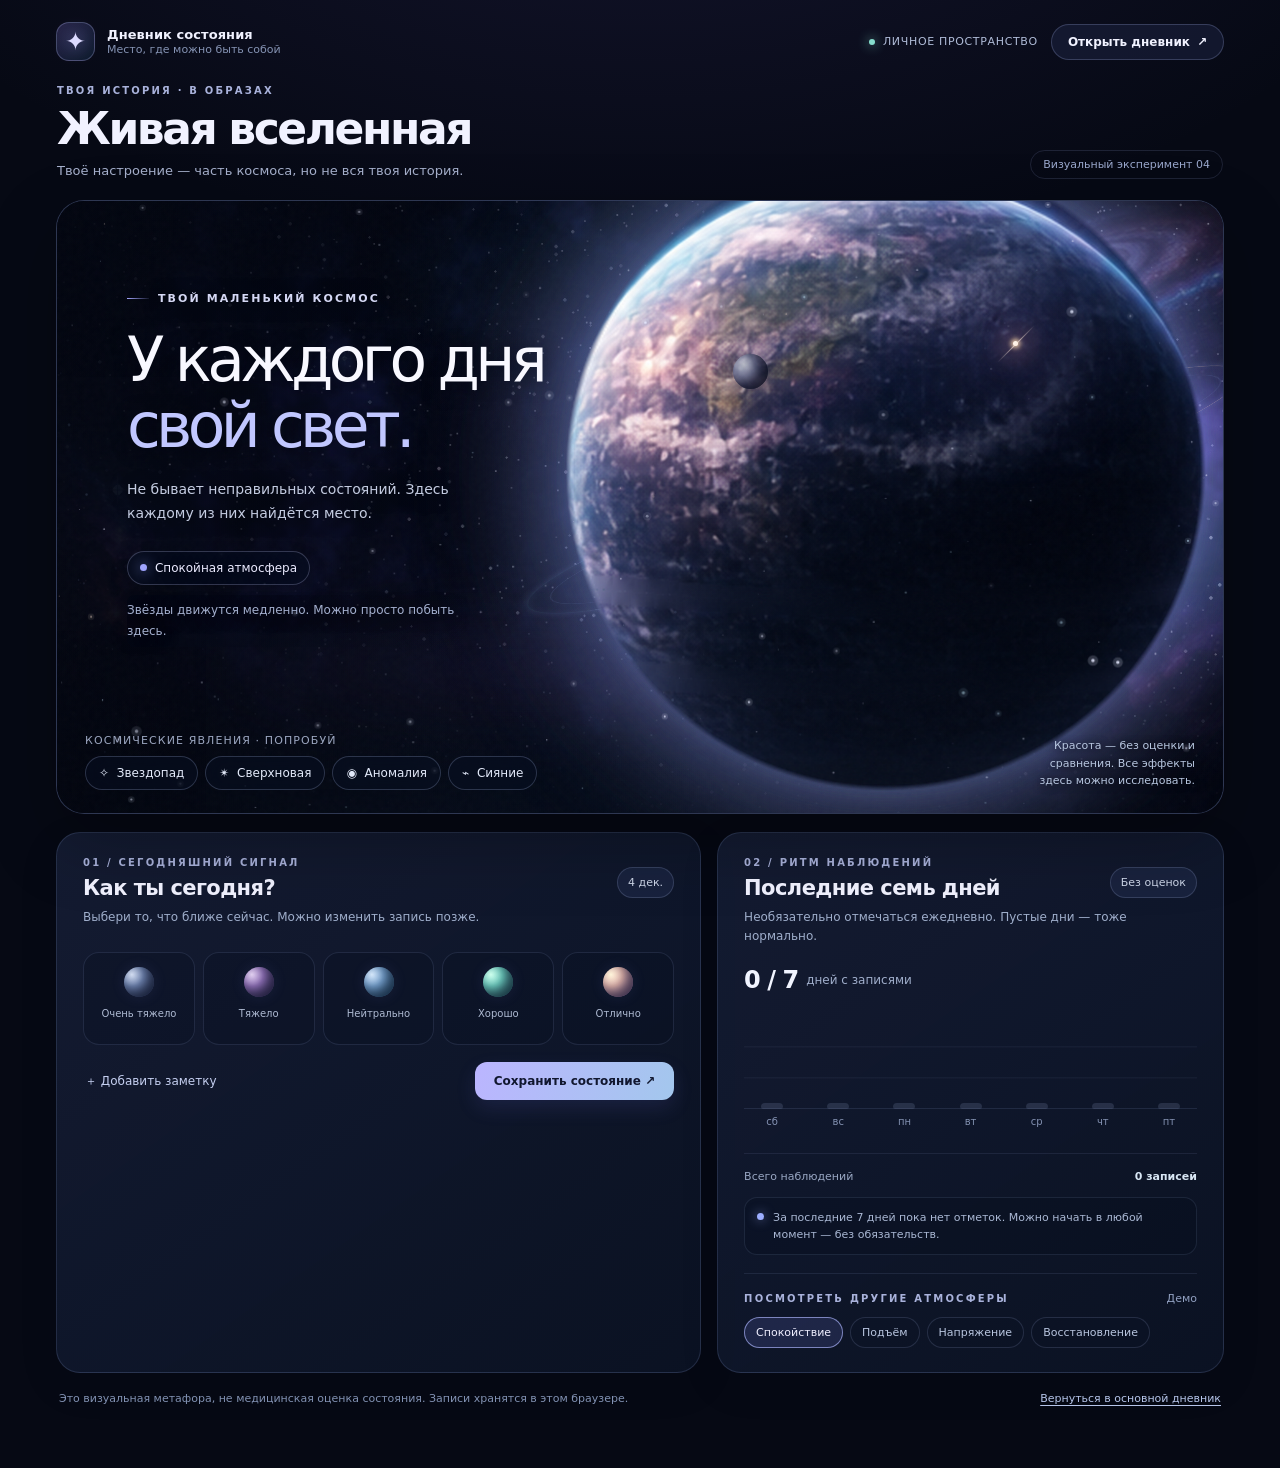
<file: universe-prototype.html>
<!DOCTYPE html>
<html lang="ru">
<head>
<meta charset="utf-8">
<meta name="viewport" content="width=device-width,initial-scale=1,viewport-fit=cover">
<meta name="theme-color" content="#080d1c">
<meta name="description" content="Живая вселенная — визуальный эксперимент дневника состояния.">
<title>Живая вселенная · Дневник состояния</title>
<style>
:root{color-scheme:dark;--bg:#060914;--text:#f1f2ff;--muted:#9ba8c7;--soft:#c4cce3;--line:rgba(174,192,255,.15);--glass:rgba(17,25,46,.70);--accent:#adacff;--accent2:#79d9e9}
*{box-sizing:border-box}
html{scroll-behavior:smooth}
body{margin:0;min-height:100vh;background:radial-gradient(ellipse 850px 500px at 50% -240px,rgba(93,80,175,.18),transparent),#060914;color:var(--text);font-family:Inter,ui-sans-serif,system-ui,-apple-system,"Segoe UI",sans-serif;-webkit-font-smoothing:antialiased}
button,input,textarea{font:inherit}
button{cursor:pointer}
button:focus-visible,a:focus-visible,textarea:focus-visible{outline:2px solid #d6d0ff;outline-offset:4px}
a{color:inherit;text-decoration:none}
[hidden]{display:none!important}
.shell{max-width:1224px;margin:0 auto;padding:22px 28px 60px}
.site-header{display:flex;align-items:center;gap:18px;justify-content:space-between;margin-bottom:24px}
.brand{display:flex;align-items:center;gap:12px;min-width:0}
.brand-symbol{display:grid;place-items:center;width:39px;height:39px;flex:0 0 39px;border:1px solid rgba(193,199,255,.28);border-radius:13px;background:linear-gradient(135deg,rgba(129,114,220,.24),rgba(32,93,139,.17));font-size:25px;color:#dcdaff;text-shadow:0 0 19px #aea7ff}
.brand strong,.brand small{display:block}
.brand strong{font-size:13px;font-weight:720;letter-spacing:.005em}
.brand small{color:#8593b3;font-size:11px;margin-top:1px}
.header-right{display:flex;align-items:center;gap:13px}
.soft-tag{display:inline-flex;align-items:center;gap:8px;color:#afbbd7;font-size:11px;letter-spacing:.06em;text-transform:uppercase}
.soft-tag:before{content:"";width:6px;height:6px;border-radius:50%;background:#86ddcd;box-shadow:0 0 12px #86ddcd}
.header-link{display:inline-flex;align-items:center;justify-content:center;gap:7px;border:1px solid rgba(181,195,255,.22);border-radius:999px;background:rgba(28,36,64,.55);padding:10px 16px;font-size:12px;font-weight:650;transition:background .2s,border-color .2s}
.header-link:hover{background:rgba(44,53,89,.9);border-color:rgba(181,195,255,.48)}
.section-eyebrow{font-size:10px;text-transform:uppercase;letter-spacing:.22em;font-weight:750;color:#a9b2db}
.headline-row{display:flex;align-items:end;justify-content:space-between;gap:16px;margin:0 1px 18px}
.headline-row h1{font-weight:580;font-size:clamp(30px,3.6vw,44px);letter-spacing:-.055em;line-height:1.1;margin:9px 0 8px}
.headline-row p{color:#a6b0cc;font-size:13px;line-height:1.55;margin:0}
.version-tag{border:1px solid rgba(162,174,235,.15);padding:7px 12px;border-radius:50px;color:#9aa8cd;font-size:11px;white-space:nowrap;margin-bottom:3px}
.scene{--hue:232;--shine:rgba(138,152,255,.38);--color-a:rgba(80,104,222,.29);--color-b:rgba(76,200,225,.15);--week-glow:.36;--week-variance:0;position:relative;isolation:isolate;overflow:hidden;border:1px solid rgba(155,176,247,.27);border-radius:28px;min-height:clamp(510px,48vw,635px);background:radial-gradient(ellipse at 60% 60%,rgba(31,52,103,.6),transparent 59%),#050914;box-shadow:0 28px 70px rgba(0,0,0,.25),inset 0 0 40px rgba(116,135,244,.035);transform:translateZ(0)}
.scene[data-mode="uplift"]{--hue:255;--shine:rgba(255,175,183,.41);--color-a:rgba(151,75,210,.39);--color-b:rgba(242,151,120,.20)}
.scene[data-mode="tension"]{--hue:217;--shine:rgba(130,185,255,.38);--color-a:rgba(75,73,172,.31);--color-b:rgba(45,121,169,.25)}
.scene[data-mode="recovery"]{--hue:187;--shine:rgba(111,238,221,.36);--color-a:rgba(52,136,175,.26);--color-b:rgba(159,124,218,.29)}
.scene-backdrop{position:absolute;inset:0;z-index:0;background:radial-gradient(ellipse 55% 46% at 75% 52%,rgba(60,94,175,.20),transparent 72%),radial-gradient(ellipse 36% 30% at 56% 24%,rgba(93,69,168,.16),transparent 74%),linear-gradient(90deg,rgba(4,8,22,.82),rgba(5,9,25,.35) 48%,rgba(5,8,18,.10) 80%),linear-gradient(0deg,rgba(4,8,18,.82),transparent 42%),url("assets/nebula-sky.jpg") center 46%/cover no-repeat;opacity:.99}
.scene-backdrop:before{content:"";position:absolute;inset:-24%;background:radial-gradient(ellipse 38% 24% at 76% 53%,var(--color-a),transparent 76%),radial-gradient(ellipse 34% 23% at 60% 26%,var(--color-b),transparent 76%),radial-gradient(ellipse 30% 22% at 40% 88%,rgba(32,93,164,.22),transparent 78%),radial-gradient(ellipse 22% 14% at 88% 18%,rgba(194,119,190,.13),transparent 76%);mix-blend-mode:screen;animation:nebula-drift 38s ease-in-out infinite alternate;opacity:.94;filter:brightness(calc(.82 + var(--week-glow)))}
.scene-backdrop:after{content:"";position:absolute;inset:0;background:linear-gradient(90deg,rgba(4,7,17,.68),transparent 75%),linear-gradient(0deg,rgba(2,5,13,.44),transparent 38%),radial-gradient(ellipse at center,transparent 28%,rgba(2,5,13,.43));pointer-events:none}
.nebula-filament{position:absolute;inset:-16%;z-index:1;pointer-events:none;opacity:.72;mix-blend-mode:screen;filter:blur(25px);background:radial-gradient(ellipse 30% 13% at 68% 43%,rgba(141,116,235,.22),transparent 75%),radial-gradient(ellipse 24% 10% at 73% 54%,rgba(76,201,224,.18),transparent 76%),radial-gradient(ellipse 28% 12% at 43% 70%,rgba(109,82,190,.16),transparent 78%);animation:filament-drift 46s ease-in-out infinite alternate}
.aurora-layer{position:absolute;inset:-14% -10%;z-index:3;pointer-events:none;opacity:0;mix-blend-mode:screen;filter:blur(22px);background:radial-gradient(ellipse 52% 17% at 58% 24%,rgba(73,232,199,.08),transparent 72%),linear-gradient(168deg,transparent 24%,rgba(55,223,205,.04) 34%,rgba(78,215,206,.08) 42%,transparent 57%);transition:opacity 1.1s ease}
.scene.aurora .aurora-layer{opacity:.92;animation:aurora-wave 8s ease-in-out infinite alternate}
#cosmosCanvas{position:absolute;inset:0;display:block;width:100%;height:100%;z-index:4;pointer-events:none}
.scene-grain{position:absolute;inset:0;z-index:5;pointer-events:none;opacity:.11;background-image:url("data:image/svg+xml,%3Csvg viewBox='0 0 160 160' xmlns='http://www.w3.org/2000/svg'%3E%3Cfilter id='n'%3E%3CfeTurbulence type='fractalNoise' baseFrequency='.69' numOctaves='3' stitchTiles='stitch'/%3E%3C/filter%3E%3Crect width='100%25' height='100%25' filter='url(%23n)' opacity='.20'/%3E%3C/svg%3E")}
.planet-wrap{position:absolute;z-index:2;width:min(58%,660px);aspect-ratio:1;top:44%;left:71%;transform:translate(calc(-50% + var(--px,0px)),calc(-50% + var(--py,0px)));pointer-events:none;filter:drop-shadow(0 0 55px var(--shine));transition:filter 1.5s ease}
.planet-aura{position:absolute;z-index:0;inset:-13%;border-radius:50%;background:radial-gradient(circle,rgba(96,132,255,.22) 20%,var(--shine) 40%,transparent 68%);filter:blur(46px) brightness(calc(.82 + var(--week-glow)));animation:aura-breathe 11s ease-in-out infinite alternate}
.planet-ring{position:absolute;z-index:1;left:-7%;top:34%;width:114%;height:38%;border:1px solid rgba(184,205,255,.34);border-left-color:rgba(124,210,231,.14);border-right-color:rgba(255,217,193,.48);border-radius:50%;transform:rotate(-18deg) rotateX(69deg);box-shadow:0 0 13px rgba(143,175,255,.20),inset 0 0 12px rgba(139,174,255,.10);opacity:.72}
.planet-ring:after{content:"";position:absolute;inset:8% 3%;border:1px solid rgba(151,184,255,.17);border-radius:50%;filter:blur(.5px)}
.planet-fallback{position:absolute;z-index:2;inset:14.5%;border-radius:50%;box-shadow:inset -68px -35px 73px rgba(2,5,16,.85),inset 23px 12px 32px rgba(228,234,255,.24),0 0 2px rgba(153,194,255,.7),0 0 40px rgba(98,147,226,.30);background:radial-gradient(ellipse at 28% 22%,rgba(230,234,250,.51),transparent 22%),repeating-linear-gradient(168deg,transparent 0 17px,rgba(12,48,101,.30) 20px 33px,rgba(150,185,219,.11) 35px 56px),radial-gradient(circle at 36% 28%,#7a9eac,#496286 34%,#23345e 69%,#091329 100%)}
.planet-image{position:absolute;z-index:3;inset:0;width:100%;height:100%;object-fit:contain;filter:drop-shadow(0 0 12px rgba(159,192,255,.14));animation:planet-float 15s ease-in-out infinite alternate;user-select:none}
.planet-wrap:after{content:"";position:absolute;z-index:4;inset:8%;border-radius:50%;background:radial-gradient(ellipse at 77% 80%,rgba(3,7,18,.32),transparent 62%);pointer-events:none}
.satellite{position:absolute;z-index:2;top:25%;left:58%;width:35px;height:35px;border-radius:50%;background:radial-gradient(circle at 31% 28%,#e1e7f0,#7982aa 36%,#353b69 65%,#091225 98%);box-shadow:inset -9px -5px 14px rgba(2,6,22,.88),0 0 25px rgba(156,172,255,.18);opacity:.75;animation:satellite-float 20s ease-in-out infinite alternate}
.far-glow{position:absolute;z-index:2;top:23%;left:82%;width:5px;height:5px;border-radius:50%;background:#fff6eb;box-shadow:0 0 5px 2px #ffdbb0,0 0 28px 8px rgba(232,155,182,.58),0 0 100px 50px rgba(137,113,232,.18)}
.far-glow:after{content:"";position:absolute;top:50%;left:50%;width:52px;height:1px;background:linear-gradient(90deg,transparent,#ffebdc,transparent);transform:translate(-50%,-50%) rotate(-45deg);opacity:.7}
.scene-copy{position:absolute;z-index:6;top:15%;left:6%;width:45%;max-width:420px;pointer-events:none;text-shadow:0 2px 18px rgba(3,7,22,.65)}
.scene-kicker{display:flex;align-items:center;gap:9px;color:#d5d8f4;font-size:11px;font-weight:680;letter-spacing:.19em;text-transform:uppercase}
.scene-kicker:before{content:"";width:22px;height:1px;background:linear-gradient(90deg,#a3a7ff,rgba(162,171,255,.1))}
.scene-copy h2{font-size:clamp(34px,4.8vw,64px);line-height:1.07;font-weight:490;letter-spacing:-.075em;margin:22px 0 18px;color:#f8f8ff}
.scene-copy h2 em{display:block;font-weight:400;font-style:normal;color:#c1c7ff}
.scene-copy p{font-size:14px;line-height:1.75;color:#c4cce1;max-width:340px;margin:0}
.mode-banner{display:flex;align-items:center;gap:8px;width:max-content;max-width:100%;margin-top:25px;border:1px solid rgba(201,209,255,.23);border-radius:999px;padding:9px 12px;background:rgba(9,17,36,.58);backdrop-filter:blur(16px);font-size:12px;color:#ebebff;box-shadow:0 8px 20px rgba(0,0,0,.13)}
.mode-dot{width:7px;height:7px;flex:0 0 7px;border-radius:50%;background:#a0a5ff;box-shadow:0 0 13px 2px var(--shine)}
.mode-desc{display:block;margin-top:10px!important;font-size:12px!important;color:#a4b0cf!important;max-width:315px;padding:5px 8px 5px 0;background:linear-gradient(90deg,rgba(4,9,23,.59),rgba(4,9,23,0));border-radius:7px}
.scene-footer{position:absolute;z-index:7;bottom:23px;left:28px;right:28px;display:flex;justify-content:space-between;align-items:flex-end;gap:15px}
.scene-footer-label{color:#b6c2de;font-size:11px;letter-spacing:.10em;text-transform:uppercase;opacity:.85;margin-bottom:9px}
.effect-actions{display:flex;align-items:center;gap:7px;flex-wrap:wrap}
.effect-btn{border:1px solid rgba(183,204,250,.21);border-radius:999px;background:rgba(8,17,36,.52);backdrop-filter:blur(12px);color:#e3eafa;font-size:12px;padding:9px 13px;white-space:nowrap;transition:background .2s,border-color .2s,transform .2s}
.effect-btn:hover{background:rgba(48,61,102,.72);border-color:rgba(177,193,255,.55);transform:translateY(-1px)}
.scene-caption{text-align:right;color:#b7c6df;font-size:11px;line-height:1.6;text-shadow:0 1px 8px #030612;max-width:180px}
.week-insight{display:flex;align-items:flex-start;gap:9px;margin-top:14px;padding:11px 12px;border:1px solid rgba(156,177,231,.12);border-radius:13px;background:rgba(7,13,28,.28);color:#aab8d4;font-size:11px;line-height:1.55}
.week-insight:before{content:"";width:7px;height:7px;flex:0 0 7px;margin-top:4px;border-radius:50%;background:#9daeff;box-shadow:0 0 11px rgba(157,174,255,.65)}
.event-supernova{position:absolute;z-index:3;left:76%;top:39%;width:8px;height:8px;border-radius:50%;background:#fff;pointer-events:none;opacity:0;transform:translate(-50%,-50%) scale(.1);box-shadow:0 0 22px 8px rgba(255,248,231,.8)}
.event-supernova:before{content:"";position:absolute;inset:-5px;border:1px solid rgba(255,238,207,.86);border-radius:50%;opacity:0}
.event-supernova:after{content:"";position:absolute;left:50%;top:50%;width:180px;height:180px;transform:translate(-50%,-50%);background:repeating-conic-gradient(from 0deg,rgba(255,231,198,.0) 0deg 8deg,rgba(255,231,198,.52) 8.5deg 9deg,rgba(255,231,198,0) 9.5deg 18deg);mask:radial-gradient(circle,transparent 0 12%,#000 15% 18%,transparent 46%);opacity:0}
.scene.supernova .event-supernova{animation:supernova 2.8s ease-out 1}
.scene.supernova .event-supernova:before{animation:shockwave 2.5s ease-out 1}
.scene.supernova .event-supernova:after{animation:nova-rays 2.8s ease-out 1}
.event-blackhole{position:absolute;z-index:3;right:14%;top:20%;width:168px;height:112px;pointer-events:none;border-radius:50%;opacity:0;transform:rotate(-17deg) scale(.62);background:conic-gradient(from 10deg,rgba(0,0,0,0),#ffc18a 12%,#fff0d1 18%,rgba(126,157,255,.78) 30%,rgba(0,0,0,0) 43%,#ffbb87 58%,rgba(0,0,0,0) 75%,#9db7ff 90%,rgba(0,0,0,0));filter:drop-shadow(0 0 18px rgba(244,175,125,.5));mask:radial-gradient(ellipse at center,transparent 0 27%,#000 32% 58%,transparent 70%);transition:opacity 1.1s,transform 1.1s}
.event-blackhole:before{content:"";position:absolute;left:50%;top:50%;width:42%;height:55%;transform:translate(-50%,-50%);border-radius:50%;background:radial-gradient(circle at 36% 30%,#101421 0 10%,#02030a 42%,#000 72%);box-shadow:0 0 20px 8px rgba(0,0,0,.95),0 0 34px 12px rgba(4,8,20,.75)}
.event-blackhole:after{content:"";position:absolute;left:50%;top:50%;width:72%;height:48%;transform:translate(-50%,-50%) rotateX(62deg);border:1px solid rgba(255,221,177,.76);border-radius:50%;box-shadow:0 0 17px rgba(255,171,112,.65),inset 0 0 12px rgba(160,181,255,.22)}
.scene.blackhole .event-blackhole{opacity:.98;transform:rotate(-17deg) scale(1);animation:blackhole-spin 12s linear infinite}
.below{display:grid;grid-template-columns:minmax(0,1.12fr) minmax(0,.88fr);gap:16px;margin-top:18px}
.card{min-width:0;border:1px solid rgba(154,177,236,.17);border-radius:24px;background:linear-gradient(145deg,rgba(23,32,57,.81),rgba(12,19,37,.88));box-shadow:0 13px 39px rgba(2,6,17,.10);padding:24px 26px}
.card-title{display:flex;justify-content:space-between;gap:15px;align-items:center}
.card h3{margin:8px 0 8px;letter-spacing:-.027em;font-size:21px;font-weight:640}
.card-lead{color:#9faecb;font-size:12px;line-height:1.6;margin:0}
.date-chip{color:#cdd6e8;border:1px solid rgba(185,198,248,.18);background:rgba(34,45,77,.55);font-size:11px;padding:8px 10px;border-radius:999px;white-space:nowrap}
.mood-options{display:grid;grid-template-columns:repeat(5,minmax(0,1fr));gap:8px;margin-top:25px}
.mood-option{display:flex;align-items:center;flex-direction:column;gap:10px;border:1px solid rgba(164,181,237,.13);border-radius:16px;background:rgba(9,15,30,.30);min-width:0;min-height:93px;padding:14px 5px 11px;color:#aebad2;font-size:10px;line-height:1.4;transition:background .2s,border-color .2s,transform .2s}
.mood-option:hover{background:rgba(57,69,112,.31);transform:translateY(-2px)}
.mood-option[aria-pressed="true"]{border-color:rgba(175,183,255,.82);background:linear-gradient(180deg,rgba(104,98,183,.28),rgba(36,52,96,.31));color:#f3f3ff;box-shadow:inset 0 0 0 1px rgba(175,183,255,.09)}
.mood-orb{width:30px;height:30px;border-radius:50%;box-shadow:inset -6px -6px 11px rgba(6,12,25,.65),0 0 15px rgba(145,150,255,.1)}
.mood-option[data-value="1"] .mood-orb{background:radial-gradient(circle at 26% 25%,#d3ddf1,#7085b2 38%,#343e71)}
.mood-option[data-value="2"] .mood-orb{background:radial-gradient(circle at 26% 25%,#e1d0f0,#9372bb 38%,#4b3b7a)}
.mood-option[data-value="3"] .mood-orb{background:radial-gradient(circle at 26% 25%,#d5e7fa,#78a4d2 38%,#316b9b)}
.mood-option[data-value="4"] .mood-orb{background:radial-gradient(circle at 26% 25%,#ceffee,#6ecfc2 38%,#367c8d)}
.mood-option[data-value="5"] .mood-orb{background:radial-gradient(circle at 26% 25%,#fff5dc,#e6b7b1 38%,#a26fba)}
.mood-option[aria-pressed="true"] .mood-orb{box-shadow:inset -6px -6px 11px rgba(6,12,25,.45),0 0 17px rgba(178,174,255,.48)}
.mood-footer{display:flex;align-items:center;gap:12px;justify-content:space-between;margin-top:17px;flex-wrap:wrap}
.note-toggle{display:flex;align-items:center;gap:8px;border:0;background:transparent;color:#c5cff0;font-size:12px;padding:9px 2px}
.note-toggle:hover{color:#fff}
.primary-btn{background:linear-gradient(110deg,#bbb5ff,#a3c7ed);color:#11172f;border:0;border-radius:12px;padding:12px 19px;font-size:12px;font-weight:780;box-shadow:0 8px 20px rgba(114,119,239,.13)}
.primary-btn:hover{filter:brightness(1.08)}
.note-wrap{margin-top:10px}
.note-wrap label{display:block;color:#9daccc;font-size:11px;margin-bottom:8px}
.note-wrap textarea{display:block;width:100%;background:rgba(5,11,24,.44);color:#f0f4ff;min-height:66px;resize:vertical;border:1px solid rgba(164,182,233,.23);border-radius:12px;padding:11px 12px;font-size:13px}
.note-wrap textarea::placeholder{color:#687998}
.notice{margin-top:11px;color:#8fcfba;font-size:11px;min-height:16px;line-height:1.5}
.radar-top{display:flex;justify-content:space-between;align-items:center;gap:13px}
.radar-status{display:flex;align-items:center;gap:8px;color:#c5d7ee;font-size:12px;margin-top:20px}
.radar-status strong{font-size:24px;font-weight:590;letter-spacing:-.04em;color:#f1f4ff}
.radar-status span{color:#a0aecb}
.mini-bars{display:grid;grid-template-columns:repeat(7,minmax(0,1fr));gap:10px;height:115px;align-items:end;margin-top:20px;padding:0 0 20px;position:relative}
.mini-bars:before{content:"";position:absolute;inset:4px 0 20px;border-bottom:1px solid rgba(140,162,214,.14);background:repeating-linear-gradient(0deg,transparent 0 29px,rgba(148,161,200,.055) 30px 31px);pointer-events:none}
.bar-day{position:relative;z-index:1;height:100%;display:flex;flex-direction:column;align-items:center;justify-content:end;gap:8px}
.bar-track{width:min(100%,22px);height:100%;display:flex;align-items:end;justify-content:center;position:relative}
.bar-fill{width:100%;min-height:4px;border-radius:7px 7px 4px 4px;background:linear-gradient(180deg,#c2c0ff,#6785d7);box-shadow:0 0 14px rgba(127,140,246,.15);transition:height .6s}
.bar-fill.empty{height:6px!important;background:rgba(131,146,183,.21);box-shadow:none}
.bar-day small{font-size:10px;color:#8492b2;position:absolute;top:100%;padding-top:7px}
.stats-bottom{border-top:1px solid rgba(152,166,214,.11);padding-top:16px;margin-top:24px;display:flex;justify-content:space-between;align-items:center;gap:10px}
.stats-bottom small{font-size:11px;color:#99a7c3}
.stats-bottom strong{font-size:11px;font-weight:630;color:#d8e6f4}
.view-modes{margin-top:18px;border-top:1px solid rgba(164,181,230,.11);padding-top:18px}
.view-modes-head{display:flex;align-items:center;justify-content:space-between;gap:8px}
.view-modes-head span{color:#91a0c1;font-size:11px}
.mode-buttons{display:flex;flex-wrap:wrap;gap:7px;margin-top:12px}
.mode-button{color:#b8c5df;border:1px solid rgba(163,177,224,.17);background:rgba(13,20,38,.38);border-radius:999px;padding:8px 11px;font-size:11px}
.mode-button:hover,.mode-button[aria-pressed="true"]{border-color:rgba(171,180,249,.67);background:rgba(94,105,190,.21);color:#f0efff}
.footer{display:flex;align-items:center;justify-content:space-between;gap:18px;padding:18px 3px 0;color:#8292b3;font-size:11px;line-height:1.5}
.footer a{color:#b6c5ea;text-decoration:underline;text-underline-offset:3px}
/* Animations are ambient and never rotate the planet like a flat image. */
@keyframes nebula-drift{from{transform:translate(-1.3%,.4%) scale(1)}to{transform:translate(1.3%,-.7%) scale(1.045)}}
@keyframes filament-drift{from{transform:translate3d(-2%,1%,0) scale(1)}to{transform:translate3d(2%,-1.5%,0) scale(1.07)}}
@keyframes aurora-wave{0%{transform:translate3d(-3%,1%,0) skewY(-7deg);background:radial-gradient(ellipse 52% 17% at 58% 24%,rgba(73,232,199,.18),transparent 72%),linear-gradient(168deg,transparent 24%,rgba(55,223,205,.10) 34%,rgba(78,215,206,.19) 42%,transparent 57%)}50%{transform:translate3d(1%,-2%,0) skewY(-2deg);background:radial-gradient(ellipse 55% 18% at 61% 27%,rgba(117,119,255,.16),transparent 72%),linear-gradient(162deg,transparent 20%,rgba(55,223,205,.14) 34%,rgba(117,119,255,.22) 43%,transparent 59%)}100%{transform:translate3d(4%,1%,0) skewY(5deg);background:radial-gradient(ellipse 58% 20% at 56% 25%,rgba(73,232,199,.2),transparent 72%),linear-gradient(158deg,transparent 22%,rgba(55,223,205,.08) 35%,rgba(78,215,206,.2) 44%,transparent 60%)}}
@keyframes planet-float{from{transform:translateY(0)}to{transform:translateY(-7px)}}
@keyframes aura-breathe{from{opacity:.68;transform:scale(.97)}to{opacity:1;transform:scale(1.04)}}
@keyframes satellite-float{to{transform:translate(17px,13px)}}
@keyframes supernova{0%{opacity:0;transform:translate(-50%,-50%) scale(.1)}13%{opacity:1;transform:translate(-50%,-50%) scale(2);box-shadow:0 0 40px 22px rgba(255,244,227,.82),0 0 120px 65px rgba(225,142,211,.56)}45%{opacity:.6;transform:translate(-50%,-50%) scale(18);box-shadow:0 0 18px 3px rgba(239,186,249,.3)}100%{opacity:0;transform:translate(-50%,-50%) scale(30);box-shadow:0 0 0 0 transparent}}
@keyframes shockwave{0%{opacity:0;transform:scale(.2)}15%{opacity:.9}100%{opacity:0;transform:scale(23)}}
@keyframes nova-rays{0%{opacity:0;transform:translate(-50%,-50%) rotate(0) scale(.2)}20%{opacity:.7}100%{opacity:0;transform:translate(-50%,-50%) rotate(48deg) scale(1.9)}}
@keyframes blackhole-spin{0%{transform:rotate(-17deg) scale(1);filter:drop-shadow(0 0 18px rgba(244,175,125,.5))}100%{transform:rotate(343deg) scale(1);filter:hue-rotate(28deg) drop-shadow(0 0 22px rgba(244,175,125,.58))}}
@media(max-width:900px){.scene-copy{width:50%;left:6%}.planet-wrap{width:66%;left:75%}.below{grid-template-columns:1fr 1fr}.card{padding:21px 18px}.mood-options{gap:5px}.mood-option{font-size:9px}.radar-status strong{font-size:21px}}
@media(max-width:700px){.shell{padding:17px 15px 40px}.site-header{margin-bottom:20px}.soft-tag{display:none}.headline-row{margin-bottom:15px}.headline-row h1{font-size:32px}.headline-row p{font-size:12px}.version-tag{display:none}.scene{min-height:640px;border-radius:23px}.scene-backdrop{background:linear-gradient(180deg,rgba(4,7,21,.39),rgba(5,9,25,.12) 49%,rgba(5,9,23,.84)),url("assets/nebula-sky.jpg") 57% center/cover no-repeat}.scene-copy{top:8%;left:8%;width:84%;max-width:390px}.scene-copy h2{font-size:clamp(40px,11vw,55px);margin:15px 0 10px}.scene-copy p{font-size:13px;max-width:300px}.mode-banner{margin-top:15px}.planet-wrap{top:60%;left:55%;width:95%;max-width:550px;opacity:.96}.satellite{top:44%;left:16%;width:25px;height:25px}.far-glow{top:37%;left:86%}.scene-footer{bottom:21px;left:18px;right:18px;display:block}.scene-footer-label{font-size:10px}.scene-caption{display:none}.effect-btn{font-size:11px;padding:8px 11px}.below{grid-template-columns:1fr;gap:12px;margin-top:13px}.card{padding:23px 19px}.mood-option{font-size:10px}.footer{display:block}.footer span{display:block;margin-top:7px}}
@media(max-width:700px){.planet-ring{left:-2%;width:104%;opacity:.58}.event-blackhole{right:7%;top:24%;width:132px;height:88px}.week-insight{font-size:10px}}
@media(max-width:400px){.brand strong{font-size:12px}.brand small{font-size:10px}.header-link{font-size:11px;padding:10px 11px}.scene{min-height:615px}.scene-copy h2{font-size:42px}.mood-option{padding:13px 2px;font-size:9px}.mood-orb{height:26px;width:26px}}
@media(prefers-reduced-motion:reduce){html{scroll-behavior:auto}*,*:before,*:after{animation-duration:.01ms!important;animation-iteration-count:1!important;transition-duration:.01ms!important}.scene.aurora .aurora-layer{opacity:.55}}
</style>
</head>
<body>
<div class="shell">
  <header class="site-header">
    <a class="brand" href="index.html" aria-label="В дневник состояния"><span class="brand-symbol" aria-hidden="true">✦</span><span><strong>Дневник состояния</strong><small>Место, где можно быть собой</small></span></a>
    <div class="header-right"><span class="soft-tag">Личное пространство</span><a class="header-link" href="index.html">Открыть дневник <span aria-hidden="true">↗</span></a></div>
  </header>
  <div class="headline-row"><div><div class="section-eyebrow">Твоя история · в образах</div><h1>Живая вселенная</h1><p>Твоё настроение — часть космоса, но не вся твоя история.</p></div><div class="version-tag">Визуальный эксперимент 04</div></div>
  <section id="scene" class="scene" data-mode="calm" aria-label="Космическая сцена, реагирующая на настроение">
    <div class="scene-backdrop" aria-hidden="true"></div><div class="nebula-filament" aria-hidden="true"></div><div class="aurora-layer" aria-hidden="true"></div>
    <div class="planet-wrap" id="planetWrap" aria-hidden="true"><div class="planet-aura"></div><div class="planet-ring"></div><div class="planet-fallback"></div><img class="planet-image" src="assets/planet-core.png" alt="" onerror="this.style.display='none'"></div>
    <div class="satellite" aria-hidden="true"></div><div class="far-glow" aria-hidden="true"></div><div class="event-supernova" aria-hidden="true"></div><div class="event-blackhole" aria-hidden="true"></div>
    <canvas id="cosmosCanvas" aria-hidden="true"></canvas><div class="scene-grain" aria-hidden="true"></div>
    <div class="scene-copy">
      <div class="scene-kicker">Твой маленький космос</div>
      <h2>У каждого дня <em>свой свет.</em></h2>
      <p>Не бывает неправильных состояний. Здесь каждому из них найдётся место.</p>
      <div class="mode-banner"><span class="mode-dot" aria-hidden="true"></span><span id="modeTitle">Спокойная атмосфера</span></div>
      <p class="mode-desc" id="modeDescription">Звёзды движутся медленно. Можно просто побыть здесь.</p>
    </div>
    <div class="scene-footer">
      <div><div class="scene-footer-label">Космические явления · попробуй</div><div class="effect-actions">
        <button class="effect-btn" id="meteorButton" type="button">✧ &nbsp;Звездопад</button>
        <button class="effect-btn" id="novaButton" type="button">✴ &nbsp;Сверхновая</button>
        <button class="effect-btn" id="holeButton" type="button">◉ &nbsp;Аномалия</button>
        <button class="effect-btn" id="auroraButton" type="button">⌁ &nbsp;Сияние</button>
      </div></div>
      <div class="scene-caption">Красота — без оценки и сравнения. Все эффекты здесь можно исследовать.</div>
    </div>
  </section>
  <div class="below">
    <section class="card" aria-labelledby="checkinTitle"><div class="card-title"><div><div class="section-eyebrow">01 / Сегодняшний сигнал</div><h3 id="checkinTitle">Как ты сегодня?</h3></div><span class="date-chip" id="todayDate"></span></div>
      <p class="card-lead">Выбери то, что ближе сейчас. Можно изменить запись позже.</p>
      <div class="mood-options" id="moodOptions" role="group" aria-label="Оценка настроения от 1 до 5">
        <button type="button" class="mood-option" data-value="1" aria-pressed="false"><span class="mood-orb" aria-hidden="true"></span><span>Очень тяжело</span></button>
        <button type="button" class="mood-option" data-value="2" aria-pressed="false"><span class="mood-orb" aria-hidden="true"></span><span>Тяжело</span></button>
        <button type="button" class="mood-option" data-value="3" aria-pressed="false"><span class="mood-orb" aria-hidden="true"></span><span>Нейтрально</span></button>
        <button type="button" class="mood-option" data-value="4" aria-pressed="false"><span class="mood-orb" aria-hidden="true"></span><span>Хорошо</span></button>
        <button type="button" class="mood-option" data-value="5" aria-pressed="false"><span class="mood-orb" aria-hidden="true"></span><span>Отлично</span></button>
      </div>
      <div class="note-wrap" id="noteWrap" hidden><label for="moodNote">Заметка — по желанию</label><textarea id="moodNote" maxlength="500" placeholder="Что сегодня повлияло на твоё состояние?"></textarea></div>
      <div class="mood-footer"><button type="button" class="note-toggle" id="noteToggle">＋ Добавить заметку</button><button type="button" class="primary-btn" id="saveMood">Сохранить состояние ↗</button></div>
      <div id="saveNotice" class="notice" role="status" aria-live="polite"></div>
    </section>
    <section class="card" aria-labelledby="rhythmTitle"><div class="radar-top"><div><div class="section-eyebrow">02 / Ритм наблюдений</div><h3 id="rhythmTitle">Последние семь дней</h3></div><span class="date-chip">Без оценок</span></div>
      <p class="card-lead">Необязательно отмечаться ежедневно. Пустые дни — тоже нормально.</p>
      <div class="radar-status"><strong id="weekCount">0 / 7</strong><span>дней с записями</span></div>
      <div class="mini-bars" id="miniBars" role="img" aria-label="Динамика настроения за последние семь дней"></div>
      <div class="stats-bottom"><small>Всего наблюдений</small><strong id="totalCount">0 записей</strong></div>
      <div class="week-insight" id="weekInsight" aria-live="polite">Записи за неделю появятся здесь, когда захочешь отмечаться.</div>
      <div class="view-modes"><div class="view-modes-head"><div class="section-eyebrow">Посмотреть другие атмосферы</div><span>Демо</span></div>
        <div class="mode-buttons" id="modeButtons" role="group" aria-label="Предпросмотр визуальных режимов">
          <button class="mode-button" data-mode="calm" aria-pressed="true">Спокойствие</button><button class="mode-button" data-mode="uplift" aria-pressed="false">Подъём</button><button class="mode-button" data-mode="tension" aria-pressed="false">Напряжение</button><button class="mode-button" data-mode="recovery" aria-pressed="false">Восстановление</button>
        </div>
      </div>
    </section>
  </div>
  <footer class="footer"><span>Это визуальная метафора, не медицинская оценка состояния. Записи хранятся в этом браузере.</span><span><a href="index.html">Вернуться в основной дневник</a></span></footer>
</div>
<script>
(()=>{
  'use strict';
  const DATA_KEY='dnevnik-v1', CFG_KEY='dnevnik-cfg-v1';
  const scene=document.getElementById('scene'), canvas=document.getElementById('cosmosCanvas'),ctx=canvas.getContext('2d',{alpha:true});
  const moodChoices=[...document.querySelectorAll('.mood-option')],modeChoices=[...document.querySelectorAll('.mode-button')];
  const root=document.documentElement;
  const prefersReducedMotion=window.matchMedia('(prefers-reduced-motion: reduce)');
  const moods={
    calm:['Спокойная атмосфера','Звёзды движутся медленно. Можно просто побыть здесь.'],
    uplift:['Светлая атмосфера','Сегодня в космосе чуть больше тепла и света.'],
    tension:['Глубокая атмосфера','Даже сложные чувства могут быть частью красивой вселенной.'],
    recovery:['Атмосфера перемен','Свет постепенно меняется. Не нужно никуда спешить.']
  };
  const today=new Date();
  const iso=(d)=>{let y=d.getFullYear(),m=String(d.getMonth()+1).padStart(2,'0'),day=String(d.getDate()).padStart(2,'0');return `${y}-${m}-${day}`;};
  const todayKey=iso(today);
  document.getElementById('todayDate').textContent=new Intl.DateTimeFormat('ru-RU',{day:'numeric',month:'short'}).format(today);
  function readStore(){try{const data=JSON.parse(localStorage.getItem(DATA_KEY)||'{}');return data&&typeof data==='object'&&!Array.isArray(data)?data:{}}catch{return {}}}
  function moodCount(){try{const cfg=JSON.parse(localStorage.getItem(CFG_KEY)||'{}');const s=cfg?.scales?.find(x=>x.id==='m');return s&&Number.isInteger(s.n)&&s.n>=3&&s.n<=10?s.n:5}catch{return 5}}
  function getMood(e){if(!e||typeof e!=='object')return null;let v=e.v?.m??e.m,denom=e.d?.m??5;if(!Number.isInteger(v)||!Number.isInteger(denom)||denom<2||v<1||v>denom)return null;return Math.max(1,Math.min(5,Math.round((v-1)/(denom-1)*4+1)))}
  let selected=null, viewingDemo=false;
  const data=readStore(), existing=getMood(data[todayKey]);
  function setChoice(n){selected=n;moodChoices.forEach(b=>b.setAttribute('aria-pressed',String(Number(b.dataset.value)===n)));}
  if(existing)setChoice(existing);
  function modeForMood(n){return n<=2?'tension':n>=4?'uplift':'calm'}
  let currentMode=existing?modeForMood(existing):'calm';
  function setMode(mode,isDemo=false){
    if(!moods[mode])return;
    currentMode=mode;viewingDemo=isDemo;scene.dataset.mode=mode;
    document.getElementById('modeTitle').textContent=moods[mode][0]+(isDemo?' · демо':'');
    document.getElementById('modeDescription').textContent=moods[mode][1];
    modeChoices.forEach(b=>b.setAttribute('aria-pressed',String(b.dataset.mode===mode)));
  }
  setMode(currentMode);
  moodChoices.forEach(b=>b.addEventListener('click',()=>{const n=Number(b.dataset.value);setChoice(n);setMode(modeForMood(n));document.getElementById('saveNotice').textContent='';}));
  modeChoices.forEach(b=>b.addEventListener('click',()=>{setMode(b.dataset.mode,true);scene.scrollIntoView({block:'center',behavior:prefersReducedMotion.matches?'instant':'smooth'});}));
  const noteWrap=document.getElementById('noteWrap'),noteToggle=document.getElementById('noteToggle'),note=document.getElementById('moodNote');
  if(data[todayKey]?.note){noteWrap.hidden=false;note.value=data[todayKey].note;noteToggle.textContent='− Скрыть заметку';}
  noteToggle.addEventListener('click',()=>{noteWrap.hidden=!noteWrap.hidden;noteToggle.textContent=noteWrap.hidden?'＋ Добавить заметку':'− Скрыть заметку';if(!noteWrap.hidden)note.focus();});
  function updateRhythm(){
    const all=readStore(),dates=Object.keys(all).filter(k=>/^\d{4}-\d{2}-\d{2}$/.test(k)).sort();
    document.getElementById('totalCount').textContent=dates.length+' '+(dates.length%10===1&&dates.length%100!==11?'запись':(dates.length%10>=2&&dates.length%10<=4&&(dates.length%100<12||dates.length%100>14)?'записи':'записей'));
    const mini=document.getElementById('miniBars');mini.replaceChildren();let week=0;const weekMoods=[];
    const fullLabels=[];
    for(let i=6;i>=0;i--){
      const day=new Date(today.getFullYear(),today.getMonth(),today.getDate()-i),key=iso(day),entry=all[key];
      const mood=getMood(entry);if(entry)week++;if(mood!==null)weekMoods.push(mood);
      const cell=document.createElement('div');cell.className='bar-day';
      const track=document.createElement('div');track.className='bar-track';
      const bar=document.createElement('div');bar.className='bar-fill'+(mood===null?' empty':'');bar.style.height=mood===null?'6px':(17+mood*15)+'%';
      const dayLabel=document.createElement('small');dayLabel.textContent=new Intl.DateTimeFormat('ru-RU',{weekday:'short'}).format(day).replace('.','');
      track.append(bar);cell.append(track,dayLabel);mini.append(cell);
      fullLabels.push(new Intl.DateTimeFormat('ru-RU',{day:'numeric',month:'short'}).format(day)+': '+(mood===null?'нет оценки настроения':mood+'/5'));
    }
    mini.setAttribute('aria-label','Настроение за 7 дней. '+fullLabels.join('; '));
    document.getElementById('weekCount').textContent=week+' / 7';
    const insight=document.getElementById('weekInsight');
    if(weekMoods.length){
      const average=weekMoods.reduce((a,b)=>a+b,0)/weekMoods.length;
      const glow=.24+((average-1)/4)*.25;
      scene.style.setProperty('--week-glow',glow.toFixed(2));
      insight.textContent='За последние 7 дней: '+weekMoods.length+' '+(weekMoods.length===1?'отметка':'отметки')+' · средняя отметка '+average.toFixed(1).replace('.',',')+' из 5. Это просто наблюдение, не оценка.';
    }else{
      scene.style.setProperty('--week-glow','.36');
      insight.textContent='За последние 7 дней пока нет отметок. Можно начать в любой момент — без обязательств.';
    }
  }
  updateRhythm();
  document.getElementById('saveMood').addEventListener('click',()=>{
    const status=document.getElementById('saveNotice');
    if(!selected){status.style.color='#ecb5bb';status.textContent='Сначала выбери настроение.';return}
    let all=readStore(),old=all[todayKey]&&typeof all[todayKey]==='object'?all[todayKey]:{};
    const n=moodCount(),mapped=Math.round((selected-1)/4*(n-1)+1);
    const next={...old,v:{...(old.v||{}),m:mapped},d:{...(old.d||{}),m:n},g:Array.isArray(old.g)?old.g:[],note:(noteWrap.hidden?(note.value.trim()||old.note||''):note.value.trim()).slice(0,500)};
    all[todayKey]=next;
    try{localStorage.setItem(DATA_KEY,JSON.stringify(all));status.style.color='#9adfc8';status.textContent='Сохранено в дневнике. Твоя вселенная мягко откликнулась ✦';setMode(modeForMood(selected));updateRhythm();playShootingStars(2)}
    catch(e){status.style.color='#ecb5bb';status.textContent='Не получилось сохранить. Проверь доступ к хранилищу браузера.'}
  });
  // Visually rich but GPU-friendly canvas: stars, drifting dust and shooting-star trails.
  let width=0,height=0,dpr=1,stars=[],dust=[],meteors=[],raf=0,last=0,autoMeteorAfter=0;
  function seededRandom(seed){let a=seed>>>0;return ()=>{a+=0x6D2B79F5;let t=a;t=Math.imul(t^t>>>15,t|1);t^=t+Math.imul(t^t>>>7,t|61);return ((t^t>>>14)>>>0)/4294967296}}
  const rng=seededRandom(893811);
  const rand=(min,max)=>min+(max-min)*rng();
  function resize(){const rect=scene.getBoundingClientRect();width=rect.width;height=rect.height;dpr=Math.min(window.devicePixelRatio||1,1.7);canvas.width=Math.round(width*dpr);canvas.height=Math.round(height*dpr);ctx.setTransform(dpr,0,0,dpr,0,0);stars=[];dust=[];
    const count=Math.floor(Math.min(220,Math.max(90,width*height/2850)));
    for(let i=0;i<count;i++){const bright=rng()>.91;stars.push({x:rand(0,width),y:rand(0,height),r:bright?rand(1.05,1.8):rand(.28,1.12),a:bright?rand(.38,.9):rand(.14,.72),phase:rand(0,6.28),rate:rand(.00018,.00082),color:rng()>.84?'#c5eaff':(rng()>.92?'#ffe5d1':'#e6eaff'),bright})}
    for(let i=0;i<58;i++)dust.push({x:rand(0,width),y:rand(0,height),r:rand(.35,1.45),speed:rand(.25,2.1),a:rand(.035,.15)});
    if(prefersReducedMotion.matches)paint(performance.now());
  }
  function shootingStar(delay=0){let x=rand(width*.10,width*.94),y=rand(height*.03,height*.40);meteors.push({x,y,birth:performance.now()+delay,duration:rand(800,1550),len:rand(95,170),angle:rand(.42,.66)})}
  function playShootingStars(n=4){if(prefersReducedMotion.matches){document.getElementById('modeDescription').textContent='Звездопад — мерцающие огни на фоне твоей вселенной.';return}for(let i=0;i<n;i++)shootingStar(i*rand(240,590))}
  function paint(time){if(!ctx)return;ctx.clearRect(0,0,width,height);
    for(const s of stars){const tw=prefersReducedMotion.matches?1:.82+.18*Math.sin(time*s.rate+s.phase);ctx.beginPath();ctx.arc(s.x,s.y,s.r,0,6.283);ctx.fillStyle=s.color;ctx.globalAlpha=s.a*tw;ctx.fill();if(s.r>1.04){ctx.globalAlpha=s.a*tw*.22;ctx.beginPath();ctx.arc(s.x,s.y,s.r*3,0,6.283);ctx.fill()}}
    for(const p of dust){const x=prefersReducedMotion.matches?p.x:(p.x+time*p.speed/25000)%width;ctx.beginPath();ctx.arc(x,p.y,p.r,0,6.283);ctx.fillStyle='#b3ccff';ctx.globalAlpha=p.a;ctx.fill()}
    if(!prefersReducedMotion.matches)for(let i=meteors.length-1;i>=0;i--){const m=meteors[i],t=(time-m.birth)/m.duration;if(t<0)continue;if(t>1){meteors.splice(i,1);continue}const distance=width*.38*t,headX=m.x-distance,headY=m.y+distance*m.angle,alpha=Math.sin(Math.PI*t)*.92;
      const tailX=headX+m.len,tailY=headY-m.len*m.angle;const g=ctx.createLinearGradient(headX,headY,tailX,tailY);g.addColorStop(0,`rgba(245,250,255,${alpha})`);g.addColorStop(.16,`rgba(177,215,255,${alpha*.76})`);g.addColorStop(1,'rgba(120,166,255,0)');ctx.strokeStyle=g;ctx.globalAlpha=1;ctx.lineWidth=2.0;ctx.beginPath();ctx.moveTo(headX,headY);ctx.lineTo(tailX,tailY);ctx.stroke();const halo=ctx.createRadialGradient(headX,headY,0,headX,headY,15);halo.addColorStop(0,`rgba(255,255,255,${alpha})`);halo.addColorStop(.22,`rgba(170,210,255,${alpha*.55})`);halo.addColorStop(1,'rgba(120,166,255,0)');ctx.fillStyle=halo;ctx.globalAlpha=1;ctx.beginPath();ctx.arc(headX,headY,15,0,6.283);ctx.fill()}
    ctx.globalAlpha=1;
  }
  function frame(time){if(document.hidden||prefersReducedMotion.matches){raf=0;return}paint(time);if(time>autoMeteorAfter){shootingStar();autoMeteorAfter=time+rand(19000,36000)}last=time;raf=requestAnimationFrame(frame)}
  function start(){cancelAnimationFrame(raf);raf=0;if(!document.hidden&&!prefersReducedMotion.matches){autoMeteorAfter=performance.now()+11000;raf=requestAnimationFrame(frame)}else paint(performance.now())}
  if(window.ResizeObserver){new ResizeObserver(resize).observe(scene)}else window.addEventListener('resize',resize);
  resize();start();
  document.addEventListener('visibilitychange',start);prefersReducedMotion.addEventListener?.('change',start);
  document.getElementById('meteorButton').addEventListener('click',()=>playShootingStars(5));
  let novaTimer=0,holeTimer=0,auroraTimer=0;
  document.getElementById('novaButton').addEventListener('click',()=>{scene.classList.remove('supernova');void scene.offsetWidth;scene.classList.add('supernova');clearTimeout(novaTimer);novaTimer=setTimeout(()=>scene.classList.remove('supernova'),2900)});
  document.getElementById('holeButton').addEventListener('click',()=>{scene.classList.add('blackhole');clearTimeout(holeTimer);holeTimer=setTimeout(()=>scene.classList.remove('blackhole'),9000)});
  document.getElementById('auroraButton').addEventListener('click',()=>{scene.classList.add('aurora');clearTimeout(auroraTimer);auroraTimer=setTimeout(()=>scene.classList.remove('aurora'),9000)});
  if(!prefersReducedMotion.matches){scene.addEventListener('pointermove',e=>{if(e.pointerType==='touch')return;const r=scene.getBoundingClientRect();const x=(e.clientX-r.left)/r.width-.5,y=(e.clientY-r.top)/r.height-.5;scene.style.setProperty('--px',(-x*15)+'px');scene.style.setProperty('--py',(-y*11)+'px')});scene.addEventListener('pointerleave',()=>{scene.style.setProperty('--px','0px');scene.style.setProperty('--py','0px')})}
})();
</script>
</body>
</html>
</file>
<file: companion.css>
/* Дневник состояния — пять инструментов, версия 1.0. */
/* Локальная, доступная и необязательная надстройка поверх дневника. */
.companion-section{background:linear-gradient(145deg,rgba(22,33,61,.96),rgba(12,21,44,.96));border:1px solid rgba(138,157,221,.22);border-radius:20px;padding:17px;margin:0 0 18px}
.companion-top{display:flex;align-items:flex-start;justify-content:space-between;gap:12px;margin-bottom:15px}
.companion-top h2{font-size:19px;margin:4px 0 5px;color:var(--ink)}
.companion-top p{font-size:12px;margin:0;color:var(--mute);line-height:1.55}
.companion-visual-title{font-size:10px;font-weight:700;letter-spacing:.14em;color:#9daaf2}
.companion-edit-btn{font:inherit;font-size:12px;border:1px solid rgba(153,169,226,.24);border-radius:11px;color:var(--ink);background:rgba(26,39,73,.8);padding:8px 10px;cursor:pointer;flex-shrink:0}
.companion-shortcuts{display:grid;grid-template-columns:repeat(2,minmax(0,1fr));gap:10px}
.companion-shortcut{min-height:113px;display:flex;flex-direction:column;align-items:center;justify-content:center;gap:10px;border:1px solid rgba(138,157,221,.23);border-radius:15px;background:linear-gradient(145deg,rgba(31,43,76,.94),rgba(16,27,53,.95));color:#eff3ff;cursor:pointer;padding:14px 8px;font:inherit;font-size:13px;font-weight:650;line-height:1.35;text-align:center}
.companion-shortcut:hover{background:rgba(53,68,110,.83);border-color:rgba(154,170,255,.6)}
.companion-shortcut svg{width:29px;height:29px;color:#b1beff;stroke:currentColor;stroke-width:1.7;fill:none;stroke-linecap:round;stroke-linejoin:round}
.companion-shortcut[data-action="low"] svg{color:#e9b5d0}
.companion-shortcut[data-action="sleep"] svg{color:#b6d2fb}
.companion-shortcut[data-action="records"] svg{color:#c8bcff}
.companion-config{margin-top:14px;border-top:1px solid rgba(150,160,213,.16);padding-top:13px}
.companion-config[hidden]{display:none}
.companion-config p{font-size:12px;color:var(--mute);margin:0 0 9px}
.companion-picks{display:grid;grid-template-columns:repeat(2,minmax(0,1fr));gap:7px}
.companion-pick{display:flex;align-items:center;gap:8px;font-size:12px;background:rgba(20,32,59,.68);padding:9px 8px;border:1px solid rgba(140,158,217,.19);border-radius:9px}
.companion-pick input{accent-color:#8b9dff;width:16px;height:16px;flex-shrink:0}
.companion-config-message{min-height:16px;font-size:12px;color:#a4daca;margin:10px 0}
.companion-actions{display:flex;flex-wrap:wrap;gap:7px}
.companion-secondary{font:inherit;font-size:12px;color:#dde4ff;background:rgba(42,53,91,.5);border:1px solid rgba(147,164,227,.28);padding:8px 11px;border-radius:10px;cursor:pointer}
.companion-overlay{position:fixed;inset:0;z-index:200;background:rgba(3,7,20,.96);padding:18px 15px;overflow-y:auto;display:grid;place-items:center}
.companion-overlay[hidden]{display:none!important}
.companion-calm-card{width:min(480px,100%);border:1px solid rgba(156,177,232,.25);border-radius:25px;background:linear-gradient(155deg,#192643,#101a31);padding:22px;box-shadow:0 24px 70px rgba(0,0,0,.45)}
.companion-calm-card h2{font-size:27px;margin:8px 0 8px;line-height:1.24}
.companion-calm-card p{font-size:14px;color:#bdc9e4;line-height:1.6;margin:0 0 20px}
.companion-calm-controls{display:grid;gap:11px}
.companion-calm-action{width:100%;display:flex;align-items:center;gap:13px;background:rgba(38,54,89,.74);border:1px solid rgba(158,178,241,.25);border-radius:15px;color:#f5f6ff;text-align:left;min-height:72px;padding:15px 16px;font:inherit;font-size:15px;font-weight:700;cursor:pointer}
.companion-calm-action svg{flex:none;width:27px;height:27px;stroke:#c6d0ff;stroke-width:1.7;fill:none}
.companion-calm-exit{margin-top:17px;min-height:44px;font:inherit;font-size:14px;border-radius:12px;padding:10px 15px;background:transparent;border:1px solid rgba(149,162,215,.3);color:#dbe3ff;cursor:pointer}
.companion-calm-note{font-size:12px!important;margin:15px 0 0!important}
.companion-calm-contact{font-size:13px!important;color:#e1e7ff!important;padding:11px;background:rgba(80,96,141,.15);border-radius:9px;margin:12px 0!important}
.companion-calm-contact[hidden]{display:none}
.companion-calm-emergency{display:inline-block;margin-top:12px;color:#f9cad5;font-size:12px;text-underline-offset:3px}
.companion-field-grid{display:grid;grid-template-columns:1fr 1fr;gap:10px}
.companion-field{display:flex;flex-direction:column;gap:6px;font-size:13px;color:#dde6fa}
.companion-field input,.companion-field select,.companion-field textarea{font:inherit;width:100%;background:var(--bg);color:var(--ink);padding:9px 10px;border:1px solid var(--line);border-radius:10px}
.companion-field textarea{resize:vertical;min-height:64px}
.companion-field-span{grid-column:1/-1}
.companion-micro{font-size:12px;color:var(--mute);line-height:1.5}
.companion-message{font-size:12px;min-height:17px;color:#a9decd;margin-top:9px}
.companion-records{margin:11px 0 0;padding:0;list-style:none}
.companion-record{display:flex;align-items:flex-start;justify-content:space-between;gap:8px;border-top:1px solid var(--line);padding:11px 0}
.companion-record:first-child{border-top:0}
.companion-record b{display:block;font-size:13px}
.companion-record small{display:block;font-size:11px;color:var(--mute);margin-top:3px;line-height:1.45;overflow-wrap:anywhere}
.companion-record button{flex-shrink:0;font:inherit;background:transparent;border:1px solid rgba(155,169,220,.19);border-radius:9px;color:#ced6f1;padding:7px 9px;font-size:11px;cursor:pointer}
.companion-insights{list-style:none;padding:0;margin:12px 0 0;display:grid;gap:9px}
.companion-insights li{border:1px solid rgba(141,163,224,.19);border-radius:12px;background:rgba(19,31,57,.55);padding:13px 14px;font-size:13px;line-height:1.5;color:#dee7fa}
.companion-insights li strong{color:#e4edff}
.companion-doctor-prep{border-top:1px solid rgba(141,163,224,.18);margin:15px 0 0;padding-top:15px}
.companion-doctor-prep h3{font-size:16px;margin:0 0 4px}
.companion-doctor-prep .companion-field{margin:11px 0}
.companion-doctor-prep .companion-field textarea{min-height:56px}
.companion-note{color:var(--mute);font-size:12px;line-height:1.45}
.companion-shortcut:focus-visible,.companion-edit-btn:focus-visible,.companion-calm-action:focus-visible,.companion-calm-exit:focus-visible,.companion-secondary:focus-visible,.companion-record button:focus-visible{outline:3px solid #adbbff;outline-offset:3px}
@media(max-width:420px){
 .companion-section{padding:13px;border-radius:16px}
 .companion-shortcuts{gap:9px}
 .companion-shortcut{min-height:102px;font-size:12px;padding:10px 6px}
 .companion-calm-card{padding:18px}
 .companion-field-grid{grid-template-columns:1fr}
 .companion-field-span{grid-column:auto}
 .companion-pick{font-size:11px}
}
@media(prefers-reduced-motion:reduce){.companion-shortcut,.companion-calm-action{transition:none!important;scroll-behavior:auto}}


/* UX 3.0: consistent surfaces, primary check-in above shortcuts, clearer secondary navigation */
#tab-today .page-head .sub{margin-bottom:10px}
.companion-calm-open{
 display:inline-flex;align-items:center;justify-content:center;min-height:44px;
 padding:9px 14px;margin:0 0 13px;border:1px solid var(--line);border-radius:12px;
 background:var(--btn);color:var(--ink);font:inherit;font-weight:600;font-size:13px;
 cursor:pointer
}
.companion-calm-open:hover,.companion-calm-open:focus-visible{border-color:var(--c0)}
.companion-section{
 background:var(--card);border-color:var(--line);
 border-radius:16px;padding:16px;margin-bottom:16px;
}
.companion-top{gap:9px;margin-bottom:13px}
.companion-top h2{font-size:18px;margin:3px 0 3px}
.companion-visual-title{color:var(--c0)}
.companion-edit-btn,.companion-secondary{
 background:var(--btn);color:var(--ink);border-color:var(--line);
 min-height:42px;transition:border-color .12s ease,background .12s ease
}
.companion-shortcut,.companion-directory-btn{
 background:var(--btn);color:var(--ink);border-color:var(--line);
 transition:border-color .14s ease,background .14s ease,transform .14s ease
}
.companion-shortcut:hover,.companion-directory-btn:hover{
 background:color-mix(in srgb,var(--btn) 83%,var(--c0) 17%);
 border-color:var(--c0);transform:translateY(-1px)
}
.companion-shortcut svg,.companion-directory-btn svg{color:var(--c0)}
.companion-shortcut{min-height:104px;gap:8px}
.companion-pick{background:var(--btn);border-color:var(--line);color:var(--ink);min-height:44px}
.companion-pick input{accent-color:var(--c0)}
.companion-insights li{background:var(--btn);border-color:var(--line);color:var(--ink)}
.companion-record button{min-height:40px;color:var(--ink);border-color:var(--line)}
.companion-overlay{background:rgba(3,7,20,.96);padding:max(16px,env(safe-area-inset-top)) 15px max(16px,env(safe-area-inset-bottom))}
.companion-calm-card{background:var(--card);color:var(--ink);border-color:var(--line)}
.companion-calm-card p{color:var(--mute)}
.companion-calm-action{background:var(--btn);color:var(--ink);border-color:var(--line)}
.companion-calm-action svg{stroke:var(--c0)}
.companion-calm-exit{color:var(--ink);border-color:var(--line)}
.companion-field{color:var(--ink)}
.companion-directory h2{font-size:18px;margin:4px 0 4px}
.companion-directory-grid{display:grid;grid-template-columns:repeat(2,minmax(0,1fr));gap:8px;margin-top:13px}
.companion-directory-btn{
 font:inherit;display:flex;align-items:center;gap:10px;min-width:0;
 min-height:56px;text-align:left;padding:10px 12px;border:1px solid var(--line);
 border-radius:12px;cursor:pointer;font-size:13px;font-weight:600;line-height:1.35;
 overflow-wrap:anywhere
}
.companion-directory-btn svg{width:23px;height:23px;flex:none}
.companion-directory-btn span:last-child{min-width:0}
.companion-return-row{display:flex;flex-wrap:wrap;gap:8px;margin:0 0 16px}
.companion-return-btn{
 font:inherit;font-size:12px;font-weight:600;min-height:44px;padding:9px 13px;
 background:var(--btn);border:1px solid var(--line);color:var(--ink);
 border-radius:11px;cursor:pointer
}
.companion-return-btn:hover,.companion-directory-btn:focus-visible{border-color:var(--c0)}
.companion-empty{
 margin-top:12px;border:1px dashed var(--line);border-radius:12px;
 padding:12px;display:flex;flex-wrap:wrap;justify-content:space-between;
 gap:10px;align-items:center;color:var(--mute);font-size:13px
}
.companion-empty[hidden]{display:none!important}
.companion-calm-open:focus-visible,.companion-directory-btn:focus-visible,.companion-return-btn:focus-visible{outline:3px solid var(--c0);outline-offset:3px}
#tab-today .companion-section{margin-top:0}
#companionHome{scroll-margin-top:18px}
#companionEventSection,#companionInsightSection,#companionDirectory{scroll-margin-top:20px}
@media(max-width:420px){
 .companion-section{padding:13px}
 .companion-shortcut{min-height:96px}
 .companion-directory-btn{min-height:52px;font-size:12px;padding:8px 9px;gap:7px}
 .companion-directory-btn svg{width:21px;height:21px}
 .companion-top h2{font-size:17px}
 .companion-top p{font-size:12px}
}
@media(max-width:340px){
 .companion-directory-grid,.companion-picks{grid-template-columns:1fr}
 .companion-top{align-items:flex-start}
 .companion-edit-btn{font-size:11px;padding:7px 8px}
}
@media(prefers-reduced-motion:reduce){
 .companion-shortcut,.companion-directory-btn,.companion-edit-btn,.companion-secondary{transition:none!important;transform:none!important}
}
</file>
<file: polish.css>
/* UI polish — gentle feedback without visual noise. Original data and app logic unchanged. */
:root{--polish-speed:170ms;--polish-easing:cubic-bezier(.22,.7,.25,1)}
/* Section changes: one brief fade and lift, never a long page animation. */
@keyframes polish-page-appear{
 from{opacity:.86;transform:translate3d(0,6px,0)}
 to{opacity:1;transform:translate3d(0,0,0)}
}
main > div.ui-page-enter:not([hidden]){animation:polish-page-appear 190ms var(--polish-easing) both}
/* The low-energy screen appears without zoom or sweeping motion. */
@keyframes polish-calm-open{from{opacity:.45}to{opacity:1}}
.companion-overlay:not([hidden]){animation:polish-calm-open 150ms ease-out both}
/* Calm, consistent buttons and active navigation. */
#nav button{transition:background-color var(--polish-speed),border-color var(--polish-speed),color var(--polish-speed),box-shadow var(--polish-speed)}
#nav button[aria-current="page"]{box-shadow:inset 0 0 0 1px rgba(174,232,220,.075)}
#nav button[aria-current="page"] .nav-symbol{color:#b6f4e5}
.btn,.btn.sec,.companion-edit-btn,.companion-secondary,.companion-calm-open,
.companion-shortcut,.companion-directory-btn,.companion-return-btn,
.help-mode,.screening-catalog-card,.screening-filters button,
.tabs button,.chips button,#scales .rating-option{
 -webkit-tap-highlight-color:transparent;
 touch-action:manipulation;
 transition-property:background-color,border-color,color,box-shadow,transform;
 transition-duration:var(--polish-speed);
 transition-timing-function:var(--polish-easing)
}
@media(hover:hover) and (pointer:fine){
 .companion-edit-btn:hover,.companion-secondary:hover,
 .companion-calm-open:hover,.companion-return-btn:hover,
 .companion-directory-btn:hover,.tabs button:hover:not([aria-pressed="true"]),
 .chips button:hover:not([aria-pressed="true"]){
  border-color:rgba(158,218,213,.54);
  background-color:rgba(54,83,108,.86)
 }
 .companion-shortcut:hover,.screening-catalog-card:hover,.help-mode:hover{
  box-shadow:0 7px 21px rgba(4,14,28,.15)
 }
}
@media(hover:hover) and (pointer:fine){
 .companion-shortcut:active,.companion-directory-btn:active,
 .companion-calm-open:active,.companion-secondary:active,
 .companion-return-btn:active,.btn:active{transform:translateY(1px)}
}
button:disabled{cursor:not-allowed;opacity:.55}
/* Consistent radius and separators across old and new tools. */
#tab-help > section,#tab-tests > section,#tab-trend > section,#tab-more > section{
 border-radius:18px
}
#tab-more details > summary,#tab-help details > summary{
 border-radius:10px;
 transition:color var(--polish-speed) var(--polish-easing)
}
#tab-more details > summary:hover,#tab-help details > summary:hover{color:#e8faf7}
#tab-trend .companion-section,#tab-more .companion-section{
 border-color:var(--ui-border,var(--line))
}
.companion-shortcuts,.companion-directory-grid{align-items:stretch}
.companion-shortcut,.companion-directory-btn{box-shadow:inset 0 1px 0 rgba(207,238,255,.035)}
/* Feedback: quiet positive cue, never an attention-demanding popup. */
#msg:not(:empty),#companionEventMessage:not(:empty),#companionDoctorMessage:not(:empty),
#companionConfigMessage:not(:empty){overflow-wrap:anywhere}
#tab-today .quick-save-msg:not(:empty){font-weight:650}
@keyframes polish-confirm{0%{opacity:.6}100%{opacity:1}}
#tab-today .quick-save-msg:not(:empty){animation:polish-confirm 200ms ease-out both}
#toast:not([hidden]){animation:polish-page-appear 170ms var(--polish-easing) both}
/* Text inputs: unify quiet field focus without changing sizes/values. */
#tab-more :is(input,select,textarea):focus-visible,
#tab-tests :is(input,select,textarea):focus-visible,
#tab-trend :is(input,select,textarea):focus-visible,
#tab-help :is(input,select,textarea):focus-visible{
 border-color:#9fddd5;box-shadow:0 0 0 2px rgba(127,213,201,.11)
}
@media(max-width:420px){
 #tab-help > section,#tab-tests > section,#tab-trend > section,#tab-more > section{border-radius:16px}
 .companion-directory-btn{min-height:48px}
}
/* Motion sensitivity is a feature, not an edge case. */
@media(prefers-reduced-motion:reduce){
 :root{--polish-speed:0ms}
 .companion-overlay:not([hidden]),
 main > div.ui-page-enter:not([hidden]),#toast:not([hidden]),
 #tab-today .quick-save-msg:not(:empty){animation:none!important}
 :is(.btn,.btn.sec,.companion-shortcut,.companion-directory-btn,
 .companion-calm-open,.companion-return-btn,.screening-catalog-card,
 .help-mode,.tabs button,.chips button,#nav button){
  transition:none!important;transform:none!important
 }
}
</file>
<file: feedback.css>
/* First beta feedback: simpler tracker, five-item nav and deliberate sharing. */
#nav{grid-template-columns:repeat(5,minmax(0,1fr))}
#nav button#navAdd{
 gap:2px;min-width:0;min-height:58px;padding:4px 2px 5px;
 border:1px solid transparent;border-radius:14px;
 color:#dcf8f0;font-size:11px;font-weight:740
}
#nav button#navAdd .nav-add-plus{
 display:grid;place-items:center;width:39px;height:37px;min-height:37px;
 border-radius:12px;background:linear-gradient(130deg,#b5f0dc,#83d7d1);
 color:#12383b;font-size:27px;line-height:1;font-weight:400;
 box-shadow:0 4px 17px rgba(79,193,166,.18)
}
#nav button#navAdd:hover .nav-add-plus{background:#c8ffee}
#nav button#navAdd:active .nav-add-plus{transform:translateY(1px)}
#nav button#navAdd:focus-visible{outline:3px solid #b5f0e6;outline-offset:-2px}
#tab-today .quick-head{align-items:flex-start;flex-direction:column;gap:3px}
#tab-today .quick-head .time-chip{align-self:flex-start;margin-top:5px}
#tab-today .checkin-date{justify-content:flex-start;align-items:center;gap:12px}
#tab-today .checkin-date input{flex:0 1 230px;width:min(230px,100%);max-width:230px;min-width:0}
#tab-today #quickSaveExtras.btn.sec{
 display:flex;align-items:center;justify-content:center;min-height:57px;
 border:1px solid rgba(192,255,233,.5);
 border-radius:14px;background:linear-gradient(105deg,#9be2d6,#b0e8d7)!important;
 color:#103538!important;font-size:15px;font-weight:760;
 box-shadow:0 7px 20px rgba(87,164,148,.17)
}
#tab-today #quickSaveExtras.btn.sec:hover{background:linear-gradient(105deg,#b2f2e6,#c4f6e5)!important}
#tab-today .quick-share-today{display:inline-flex;align-items:center;justify-content:center;min-height:44px;margin:9px 0 0;max-width:100%;font-size:12px}
#tab-today #quickExtras .prompt-card{
 display:flex;flex-wrap:wrap;align-items:flex-start;gap:12px;
 padding:13px 14px;margin:12px 0 16px;background:rgba(40,57,91,.52);
 border:1px solid rgba(157,183,216,.18);box-shadow:none
}
#tab-today #quickExtras .prompt-card > div:first-child{min-width:180px;flex:1}
#tab-today #quickExtras .prompt-card p{font-size:13px;line-height:1.45}
#tab-today #quickExtras .prompt-actions{justify-content:flex-start}
#tab-today #quickExtras .prompt-actions button{min-height:41px}
#tab-today #quickExtras #usePrompt{background:rgba(107,192,170,.19);border-color:rgba(143,218,192,.4);color:#d4f9ea}
#tab-today #quickExtras .prompt-actions button:hover{border-color:#a9eddb}
#after .week-head{display:flex;align-items:center;justify-content:space-between;flex-wrap:wrap;gap:11px}
#after .week-head h2{margin:0}
#after .week-head button{min-height:43px;font-size:12px}
#shareDlg{width:min(540px,calc(100vw - 24px));max-height:calc(100dvh - 36px);padding:20px;border-radius:18px}
#shareDlg h2{margin:0 0 7px}
#shareDlg .note{margin:0 0 14px;line-height:1.5}
#shareDlg .share-choices{
 display:grid;gap:8px;margin:0 0 14px;padding:12px;
 border:1px solid var(--line);border-radius:12px
}
#shareDlg .share-choices legend{padding:0 5px;font-size:13px;color:var(--mute)}
#shareDlg .share-choices label{display:flex;align-items:center;gap:9px;min-height:36px;font-size:13px;cursor:pointer}
#shareDlg input[type=radio]{accent-color:#9de1d8;width:18px;height:18px}
#shareDlg #sharePreview{width:100%;min-height:175px;margin:7px 0 0;padding:12px;white-space:pre-wrap;font-size:13px;line-height:1.5}
#shareDlg .share-actions{margin-top:11px}
#shareDlg .share-actions button{min-height:43px}
@media(max-width:420px){
 #nav button#navAdd{font-size:10px;gap:1px}
 #nav button#navAdd .nav-add-plus{width:35px;height:35px;min-height:35px;font-size:25px}
 #tab-today .checkin-date input{flex:0 1 205px;max-width:205px}
 #after .week-head button{font-size:11px}
 #shareDlg{padding:15px}
 #shareDlg .share-actions button{flex:1;padding:9px 8px;font-size:12px}
}
@media(max-width:345px){
 #nav button{font-size:10px}
 #nav button#navAdd{font-size:9px}
 #nav button#navAdd .nav-add-plus{width:31px;height:31px;min-height:31px}
 #tab-today .checkin-date input{flex:1;width:auto;max-width:calc(100% - 55px)}
}
@media(prefers-reduced-motion:reduce){
 #nav button#navAdd .nav-add-plus{transition:none!important;transform:none!important}
}


/* Feedback round 2: visible scale meanings, usable screening explanations, smoother cosmos. */
#scales .rating-options .rating-caption{
 display:block;font-size:10px;font-weight:650;line-height:1.2;
 text-align:center;min-height:25px;max-width:100%;padding:0 1px;
 white-space:normal;overflow-wrap:break-word;color:#bdcfe8;
}
#scales .rating-options .rating-option[aria-pressed=true] .rating-caption{color:#f2f8ff}
#scales .rating-options[data-id="a"] .rating-option:nth-child(2),
#scales .rating-options[data-id="p"] .rating-option:nth-child(2){border-bottom:2px solid rgba(161,181,224,.4)}
#scales .rating-options[data-id="a"] .rating-option:nth-child(3),
#scales .rating-options[data-id="p"] .rating-option:nth-child(3){border-bottom:2px solid rgba(131,212,198,.58)}
#scales .rating-options[data-id="a"] .rating-option[aria-pressed=true],
#scales .rating-options[data-id="p"] .rating-option[aria-pressed=true]{
 border-bottom:2px solid #a0dce6
}
.screening-drink-helper,.screening-advice{
 margin:15px 0;padding:14px 15px;border:1px solid rgba(145,214,207,.32);
 border-radius:14px;background:linear-gradient(130deg,rgba(36,65,82,.72),rgba(17,38,57,.76));
 color:var(--ink)
}
.screening-drink-helper>b{display:block;font-size:15px;margin-bottom:7px;color:#def9f3}
.screening-drink-helper .note{font-size:12px;line-height:1.55;margin:7px 0;color:#bed2e2}
.screening-drink-grid{display:grid;grid-template-columns:repeat(3,minmax(0,1fr));gap:9px;margin:12px 0}
.screening-drink-grid>label{display:flex;flex-direction:column;gap:5px;font-size:12px;font-weight:600;color:#d8e9ef}
.screening-drink-grid select,.screening-drink-grid input{
 width:100%;min-width:0;min-height:44px;padding:8px;border:1px solid var(--line);
 border-radius:10px;font-size:13px;background:var(--bg);color:var(--ink)
}
.screening-drink-result{
 margin:8px 0;padding:11px 12px;border-radius:11px;border:1px solid rgba(139,225,196,.3);
 background:rgba(96,177,155,.13);color:#c4ffeb;font-size:17px;font-weight:770;
 font-variant-numeric:tabular-nums
}
.screening-context{
 font-size:13px;line-height:1.55;padding:12px 14px;
 margin:10px 0 14px;border-left:3px solid #9cd9cf;
 border-radius:0 11px 11px 0;
 background:rgba(96,177,155,.1);color:#dcecf4
}
.screening-advice{margin:15px 0 12px}
.screening-advice h3{font-size:16px;line-height:1.35;margin:0 0 9px}
.screening-advice ul{padding:0 0 0 19px;margin:8px 0;display:grid;gap:10px}
.screening-advice li{font-size:13px;line-height:1.52}
.screening-advice li::marker{color:#8bddca}
.screening-advice .note{margin:10px 0 0;font-size:12px}
#systemSvg.is-interacting .central-glow,#systemSvg.is-interacting .central-halo{filter:none}
#systemSvg.is-interacting #world image{filter:none!important}
@media(max-width:490px){
 .screening-drink-grid{grid-template-columns:repeat(2,minmax(0,1fr))}
 .screening-drink-grid label:first-child{grid-column:1/-1}
 #scales .rating-options .rating-caption{font-size:9px;min-height:24px;line-height:1.18}
 #scales .rating-options .rating-option{padding:9px 2px 7px}
}
@media(max-width:350px){
 #scales .rating-options{gap:4px}
 #scales .rating-options .rating-caption{font-size:9px}
 .screening-drink-helper,.screening-advice{padding:12px 11px}
}
@media(prefers-reduced-motion:reduce){
 #systemSvg.is-interacting #world image{transition:none!important}
}
</file>
